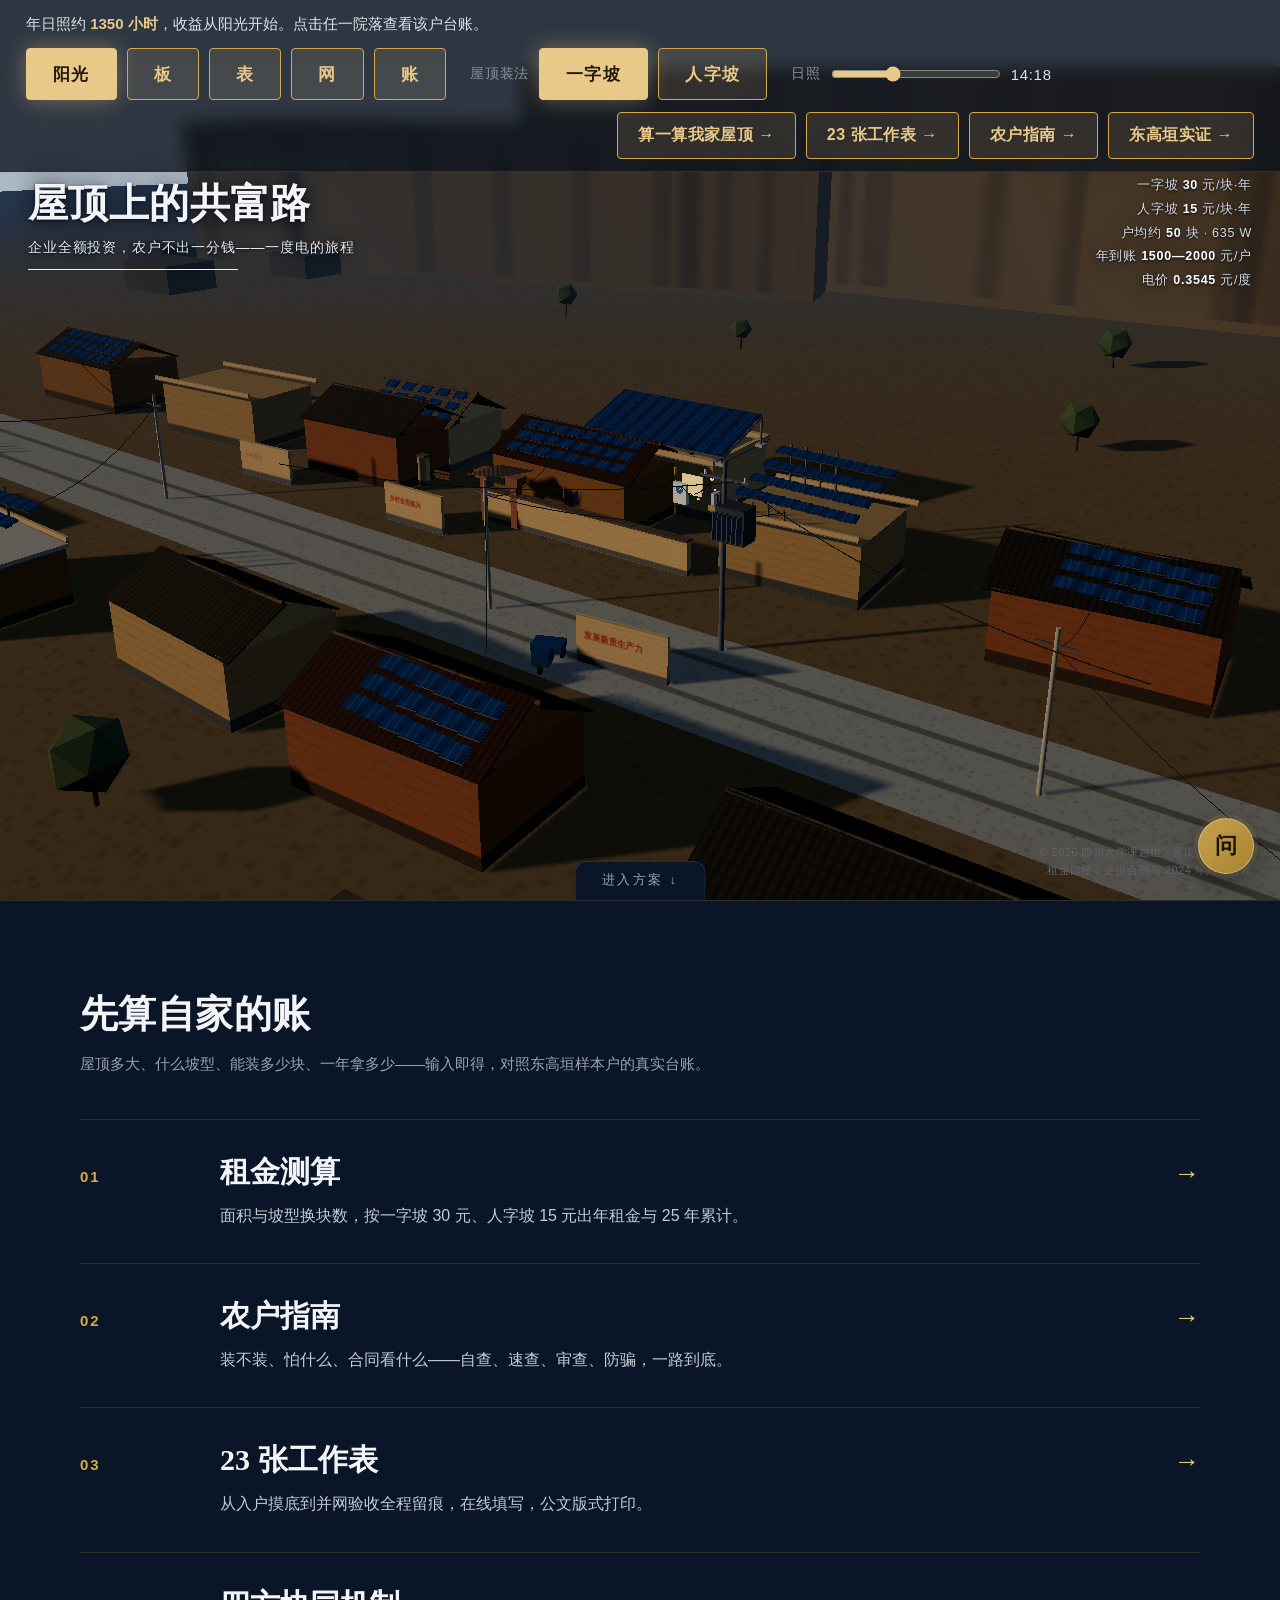
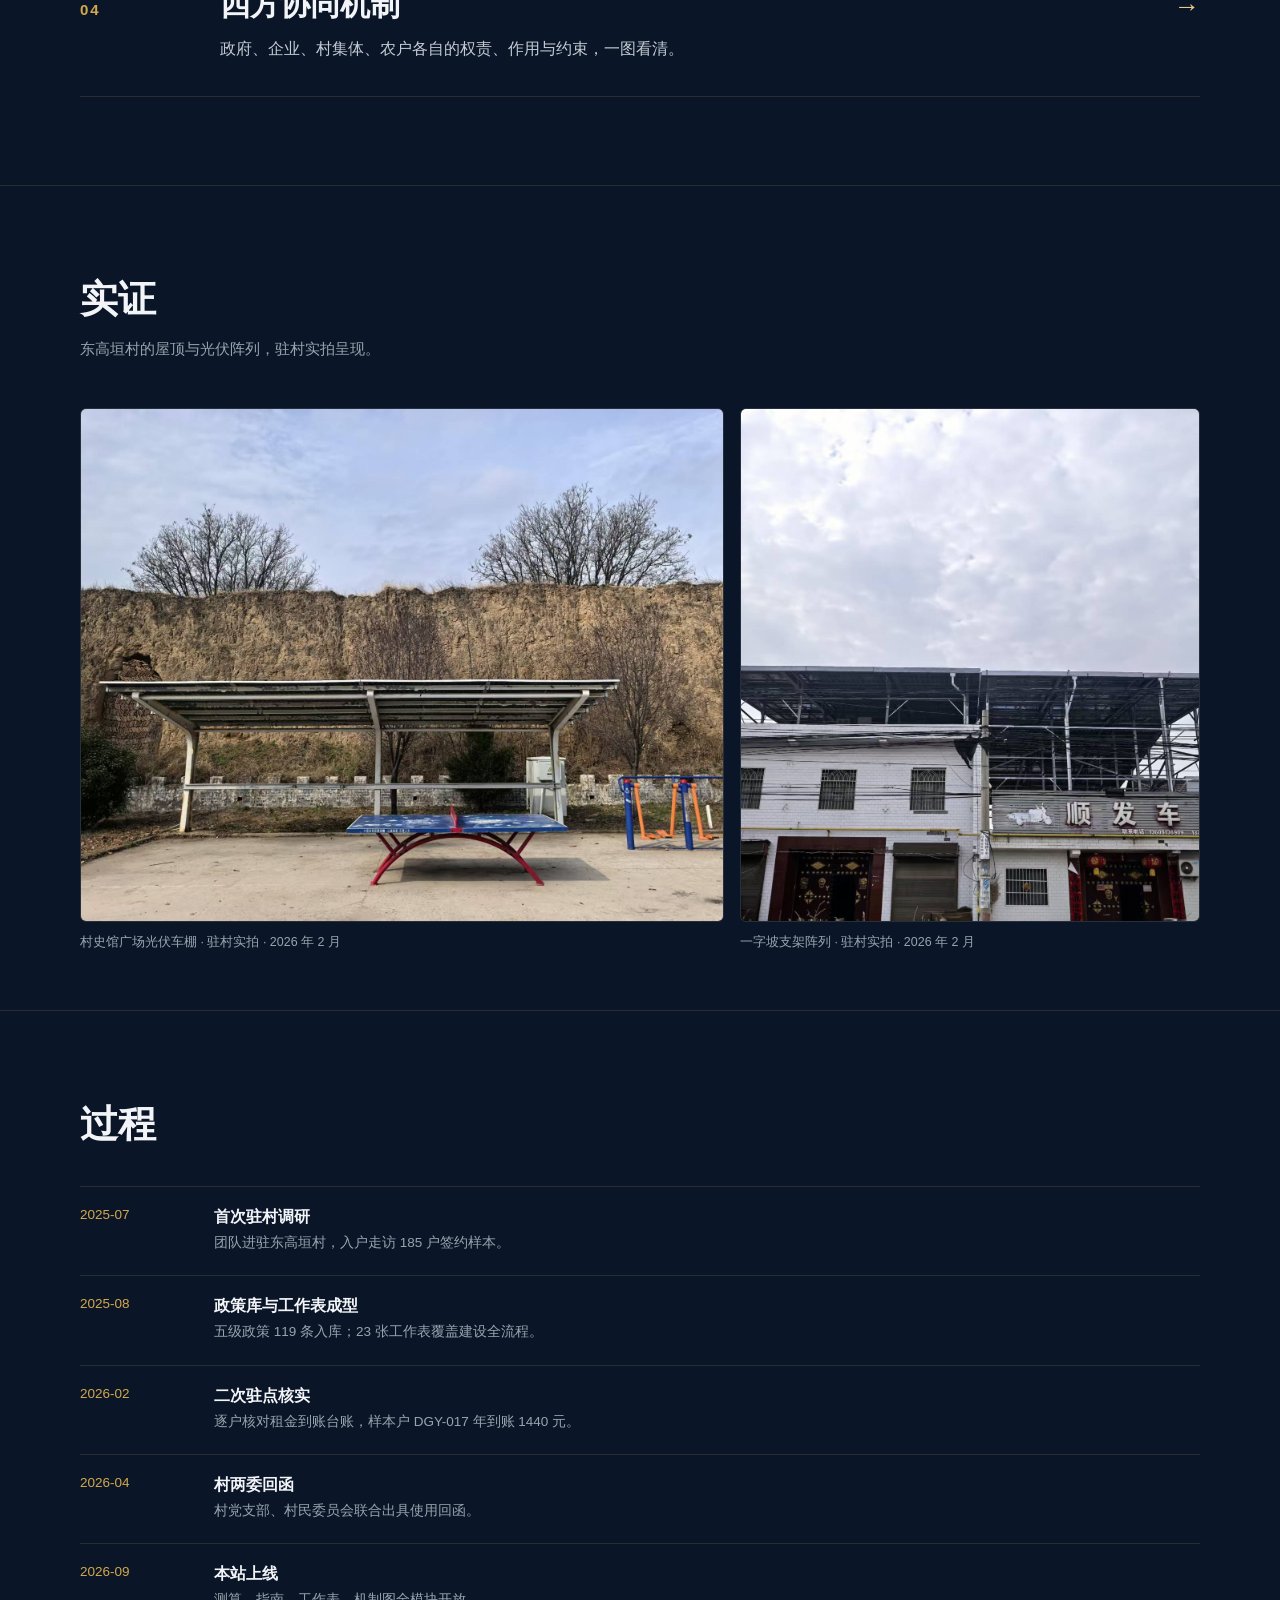
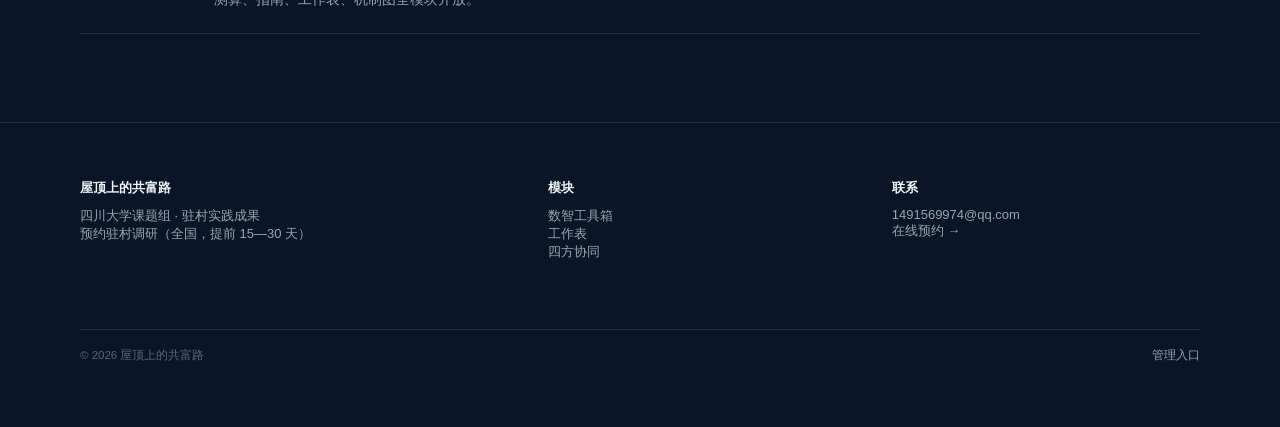
<file: index.html>
<!DOCTYPE html>
<html lang="zh-CN">
<head>
<meta charset="UTF-8">
<meta name="viewport" content="width=device-width, initial-scale=1.0">
<title>屋顶上的共富路 —— 整村光伏建设方案</title>
<meta name="description" content="整村光伏建设方案：源自陕西大荔东高垣村实践——企业全额投资，农户不出资、不贷款、不担保，租金按块计、年年到卡。">
<link rel="icon" href="assets/img/logo.png">
<style>
:root{
  --bg:#0A1628; --bg2:#0D1B30; --fg:#f2f4f7; --kick:#8a93a3; --sub:#9aa3ad;
  --panel-bg:rgba(14,20,30,.78); --panel-bd:#26303d; --panel-fg:#dfe3e8;
  --btn-bg:#f2f4f7; --btn-fg:#0A1628; --cc:#5d6570; --gold:#e8c98a; --gold-deep:#D4A84B;
  --line:rgba(212,168,75,.16);
  --serif:"Noto Serif SC","Source Han Serif SC",Georgia,"STSong",serif;
  --sans:"Helvetica Neue",Arial,"PingFang SC","Microsoft YaHei",system-ui,sans-serif;
}
*{margin:0;padding:0;box-sizing:border-box}
body{margin:0;background:var(--bg);color:var(--fg);font-family:var(--sans);-webkit-font-smoothing:antialiased}
img{display:block;max-width:100%}
a{color:var(--gold)}

/* ---------- 舞台区（100vh） ---------- */
.stage{position:relative;height:100vh;min-height:620px;overflow:hidden}
#gl{position:absolute;inset:0;width:100%;height:100%;cursor:grab}
#gl:active{cursor:grabbing}
#wires{position:absolute;inset:0;width:100%;height:100%;pointer-events:none;z-index:2}
#title{position:absolute;left:28px;top:156px;color:var(--fg);pointer-events:none;z-index:5;
  text-shadow:0 1px 3px rgba(6,12,22,.95),0 2px 20px rgba(6,12,22,.85)}
#title .kicker{font-size:12px;letter-spacing:.28em;color:#C9D2DC;text-transform:uppercase}
#title h1{margin:6px 0 8px;font-family:var(--serif);font-weight:600;font-size:clamp(28px,3.4vw,40px);letter-spacing:.01em}
#title .sub{font-size:14px;color:#E4E9EF;letter-spacing:.06em}
#title .rule{width:210px;border-top:1px solid var(--fg);margin-top:12px}
#spec{position:absolute;right:28px;top:156px;text-align:right;color:var(--fg);pointer-events:none;z-index:5;
  text-shadow:0 1px 3px rgba(6,12,22,.95),0 2px 20px rgba(6,12,22,.85)}
#spec .brand{font-size:11px;letter-spacing:.24em;text-transform:uppercase;color:#C9D2DC}
#spec .lines{margin-top:6px;font-size:12.5px;line-height:1.9;color:#D8DEE6;letter-spacing:.06em}
#spec .lines b{color:#fff;font-weight:600}
#ui{position:absolute;top:0;left:0;right:0;bottom:auto;width:100%;max-width:none;color:var(--panel-fg);font-size:15px;z-index:6;
  background:var(--panel-bg);border:0;border-bottom:1px solid var(--panel-bd);border-radius:0;padding:12px 26px;
  backdrop-filter:blur(8px);display:flex;align-items:center;flex-wrap:wrap;gap:12px 24px}
#ui .note{flex:1 1 100%;font-size:15px;line-height:1.6;color:var(--panel-fg)}
#ui .note b{color:var(--gold);font-weight:600}
#ui .shots{margin-top:0;display:flex;flex-wrap:wrap;gap:10px}
#ui button{min-height:52px;margin:0;cursor:pointer;background:rgba(232,201,138,.12);color:var(--gold);border:1.5px solid var(--gold-deep);padding:0 26px;font-size:17px;font-weight:600;letter-spacing:.08em;border-radius:4px;font-family:inherit;transition:background .2s,color .2s,border-color .2s}
#ui button:hover{background:rgba(232,201,138,.24);box-shadow:0 0 18px rgba(232,201,138,.28)}
#ui button.cur{background:var(--gold);color:#23180a;border-color:var(--gold);font-weight:700;box-shadow:0 0 22px rgba(232,201,138,.4)}
#ui button.cur{background:var(--gold);color:#23180a}
#ui label{display:flex;align-items:center;gap:10px;margin-top:0;color:#8A93A3;font-size:14px;letter-spacing:.05em}
#ui input[type=range]{width:170px;accent-color:var(--gold);vertical-align:middle}
#ui .tl{display:inline-block;min-width:50px;color:var(--panel-fg);font-size:15px}
#ui .links{margin-top:0;margin-left:auto;padding-top:0;border-top:0;display:flex;align-items:center;flex-wrap:wrap;gap:10px}
#ui .links a{color:var(--gold);text-decoration:none;letter-spacing:.03em;border:1.5px solid var(--gold-deep);
  background:rgba(232,201,138,.12);border-radius:4px;padding:12px 20px;font-size:16px;font-weight:600;transition:background .2s,box-shadow .2s}
#ui .links a:hover{background:rgba(232,201,138,.24);box-shadow:0 0 18px rgba(232,201,138,.28);color:var(--gold)}
#cc{position:absolute;right:28px;bottom:20px;color:var(--cc);font-size:11px;letter-spacing:.04em;text-align:right;pointer-events:none;line-height:1.7;z-index:5}
#loading{position:absolute;left:50%;top:46%;transform:translate(-50%,-50%);color:var(--kick);font-size:13px;letter-spacing:.2em;z-index:9}
#hint{position:absolute;left:50%;bottom:26px;transform:translateX(-50%);z-index:7;color:var(--sub);
  font-size:12.5px;letter-spacing:.08em;background:var(--panel-bg);border:1px solid var(--panel-bd);
  padding:9px 20px;border-radius:99px;transition:opacity 1.2s;pointer-events:none}
#hint.off{opacity:0}
.scrollcue{position:absolute;left:50%;bottom:-1px;transform:translateX(-50%);z-index:8;color:var(--sub);
  font-size:12.5px;letter-spacing:.2em;text-decoration:none;background:var(--bg);border:1px solid var(--panel-bd);
  border-bottom:0;padding:10px 26px 12px;border-radius:12px 12px 0 0}
.scrollcue:hover{color:var(--gold)}
.mgc-fab,.pvc-fab{left:auto !important;right:26px !important;bottom:26px !important}
@media(max-width:760px){
  #title h1{font-size:24px}
  #spec{display:none}
  #ui{padding:10px 14px;gap:8px 12px;max-height:52vh;overflow:auto}
  #title{top:auto;bottom:120px}
  .scrollcue{display:none}
}

/* ---------- 舞台下内容区 ---------- */
main{position:relative;z-index:3;background:var(--bg)}
.sec{border-top:1px solid var(--line);padding:88px 0}
.wrap{width:min(1120px,90vw);margin:0 auto}
.sec h2{font-family:var(--serif);font-weight:700;font-size:clamp(26px,3vw,38px);letter-spacing:.01em}
.sec .sub{color:var(--sub);font-size:15px;margin-top:10px;max-width:44em;line-height:1.9}

.gates{margin-top:40px;border-top:1px solid var(--line)}
.gate{display:grid;grid-template-columns:110px 1fr auto;gap:10px 30px;align-items:baseline;padding:32px 0;border-bottom:1px solid var(--line);text-decoration:none;color:var(--fg)}
.gate:hover{background:rgba(212,168,75,.05)}
.gate .no{font-size:15px;color:var(--gold-deep);letter-spacing:.12em;font-weight:700}
.gate .t{font-size:clamp(24px,2.6vw,30px);font-weight:700;font-family:var(--serif)}
.gate .d{font-size:16px;color:#C3CAD2;margin-top:8px;line-height:1.9}
.gate .arr{font-size:26px;color:var(--gold)}
@media(max-width:700px){.gate{grid-template-columns:1fr auto}.gate .no{display:none}}

.proof-grid{margin-top:44px;display:grid;grid-template-columns:1.4fr 1fr;gap:16px}
.proof-grid figure{margin:0}
.proof-grid img{width:100%;height:100%;object-fit:cover;border-radius:6px;border:1px solid var(--panel-bd)}
.proof-grid figcaption{margin-top:10px;font-size:12.5px;color:var(--sub);line-height:1.7}
.letters{margin-top:16px;display:grid;grid-template-columns:1fr 1fr;gap:16px}
.letters figure{margin:0;background:#101B2C;border:1px solid var(--panel-bd);border-radius:6px;padding:18px}
.letters img{border-radius:4px}
.letters figcaption{margin-top:12px;font-size:12.5px;color:var(--sub)}
@media(max-width:700px){.proof-grid,.letters{grid-template-columns:1fr}}

.steps{margin-top:36px;border-top:1px solid var(--line)}
.step{display:grid;grid-template-columns:110px 1fr;gap:24px;padding:20px 0;border-bottom:1px solid var(--line)}
.step .d{font-size:13.5px;color:var(--gold-deep)}
.step h4{font-size:16px;font-weight:700}
.step p{margin-top:3px;font-size:13.5px;color:var(--sub);line-height:1.8}

footer{border-top:1px solid var(--line);padding:56px 0 64px;font-size:13px;color:var(--sub)}
footer .wrap{display:grid;grid-template-columns:1.4fr 1fr 1fr;gap:36px}
footer h5{font-size:13px;color:var(--fg);font-weight:700;margin-bottom:10px}
footer a{color:var(--sub);text-decoration:none}
footer a:hover{color:var(--gold)}
footer .base{margin-top:32px;padding-top:18px;border-top:1px solid var(--line);font-size:11.5px;color:var(--cc);display:flex;justify-content:space-between;flex-wrap:wrap;gap:8px}
@media(max-width:700px){footer .wrap{grid-template-columns:1fr}}
</style>
</head>
<body>

<!-- ===================== 舞台：全屏 3D 村落实景 ===================== -->
<section class="stage" id="stage">
  <canvas id="gl"></canvas>
  <svg id="wires"></svg>

  <div id="title">
    <div class="kicker">Whole-Village PV · Donggaoyuan</div>
    <h1>屋顶上的共富路</h1>
    <div class="sub">企业全额投资，农户不出一分钱——一度电的旅程</div>
    <div class="rule"></div>
  </div>

  <div id="spec">
    <div class="brand">Rooftop Lease · 25-Year</div>
    <div class="lines">
      一字坡 <b>30</b> 元/块·年<br>
      人字坡 <b>15</b> 元/块·年<br>
      户均约 <b>50</b> 块 · 635 W<br>
      年到账 <b>1500—2000</b> 元/户<br>
      电价 <b>0.3545</b> 元/度
    </div>
  </div>

  <div id="ui">
    <div class="note" id="note">年日照约 <b>1350 小时</b>，收益从阳光开始。点击任一院落查看该户台账。</div>
    <div class="shots" id="shots"></div>
    <label>屋顶装法
      <button data-t="flat" class="cur" id="rf1">一字坡</button><button data-t="gable" id="rf2">人字坡</button>
    </label>
    <label>日照 <input type="range" id="timeSlider" min="0" max="100" value="35"> <span class="tl" id="timeLabel">14:18</span></label>
    <div class="links">
      <a href="tools.html">算一算我家屋顶 →</a><a href="forms.html">23 张工作表 →</a><a href="farmer.html">农户指南 →</a><a href="cases.html">东高垣实证 →</a>
    </div>
  </div>

  <div id="cc">© 2026 四川大学课题组 · 屋顶上的共富路<br>租金口径：企业合同与 2024 年到账台账</div>
  <div id="loading">载入村落实景…</div>
  <div id="hint">拖动旋转 · 滚轮缩放 · 指向屋顶与设备查看注记 · 点击院落看该户台账</div>
  <a class="scrollcue" href="#gates">进入方案 ↓</a>
</section>

<!-- ===================== 舞台下：内容区 ===================== -->
<main>
  <section class="sec" id="gates"><div class="wrap">
    <h2>先算自家的账</h2>
    <p class="sub">屋顶多大、什么坡型、能装多少块、一年拿多少——输入即得，对照东高垣样本户的真实台账。</p>
    <div class="gates">
      <a class="gate" href="tools.html"><span class="no">01</span><span><span class="t">租金测算</span><div class="d">面积与坡型换块数，按一字坡 30 元、人字坡 15 元出年租金与 25 年累计。</div></span><span class="arr">→</span></a>
      <a class="gate" href="farmer.html"><span class="no">02</span><span><span class="t">农户指南</span><div class="d">装不装、怕什么、合同看什么——自查、速查、审查、防骗，一路到底。</div></span><span class="arr">→</span></a>
      <a class="gate" href="forms.html"><span class="no">03</span><span><span class="t">23 张工作表</span><div class="d">从入户摸底到并网验收全程留痕，在线填写，公文版式打印。</div></span><span class="arr">→</span></a>
      <a class="gate" href="model.html"><span class="no">04</span><span><span class="t">四方协同机制</span><div class="d">政府、企业、村集体、农户各自的权责、作用与约束，一图看清。</div></span><span class="arr">→</span></a>
    </div>
  </div></section>

  <section class="sec"><div class="wrap">
    <h2>实证</h2>
    <p class="sub">东高垣村的屋顶与光伏阵列，驻村实拍呈现。</p>
    <div class="proof-grid">
      <figure><img src="assets/img/case-4.jpg" alt="村史馆广场光伏车棚"><figcaption>村史馆广场光伏车棚 · 驻村实拍 · 2026 年 2 月</figcaption></figure>
      <figure><img src="assets/img/case-1.jpg" alt="一字坡支架阵列"><figcaption>一字坡支架阵列 · 驻村实拍 · 2026 年 2 月</figcaption></figure>
    </div>
  </div></section>

  <section class="sec"><div class="wrap">
    <h2>过程</h2>
    <div class="steps">
      <div class="step"><div class="d">2025-07</div><div><h4>首次驻村调研</h4><p>团队进驻东高垣村，入户走访 185 户签约样本。</p></div></div>
      <div class="step"><div class="d">2025-08</div><div><h4>政策库与工作表成型</h4><p>五级政策 119 条入库；23 张工作表覆盖建设全流程。</p></div></div>
      <div class="step"><div class="d">2026-02</div><div><h4>二次驻点核实</h4><p>逐户核对租金到账台账，样本户 DGY-017 年到账 1440 元。</p></div></div>
      <div class="step"><div class="d">2026-04</div><div><h4>村两委回函</h4><p>村党支部、村民委员会联合出具使用回函。</p></div></div>
      <div class="step"><div class="d">2026-09</div><div><h4>本站上线</h4><p>测算、指南、工作表、机制图全模块开放。</p></div></div>
    </div>
  </div></section>
</main>

<footer><div class="wrap">
  <div>
    <h5>屋顶上的共富路</h5>
    <p>四川大学课题组 · 驻村实践成果<br>预约驻村调研（全国，提前 15—30 天）</p>
  </div>
  <div>
    <h5>模块</h5>
    <p><a href="tools.html">数智工具箱</a><br><a href="forms.html">工作表</a><br><a href="model.html">四方协同</a></p>
  </div>
  <div>
    <h5>联系</h5>
    <p>1491569974@qq.com<br><a href="booking.html">在线预约 →</a></p>
  </div>
  <div class="base" style="grid-column:1/-1;width:100%"><span>© 2026 屋顶上的共富路</span><span><a href="account.html">管理入口</a></span></div>
</div></footer>

<script src="assets/js/config.js?v=20261021e"></script>
<script src="assets/js/faq.js?v=20261021e"></script>
<script src="assets/js/api.js?v=20261021e"></script>
<script src="assets/js/chat.js?v=20261021e"></script>
<script type="module">
import { createVillage } from "./assets/js/scene3d.js?v=20261021e";

const SHOTS = [
  { label: "阳光", txt: "渭北旱塬，年日照约 <b>1350 小时</b>。收益从这里开始。", pos: [40, 26, 56], look: [0, 4, 0] },
  { label: "板", txt: "一字坡支架立上平屋顶，人字坡顺瓦面满铺；单块 <b>635 W</b>。", pos: [-6, 6.4, 10], look: [0, 5, -0.4] },
  { label: "表", txt: "每一度电经双向电表计量，户均年发电约 <b>4.3 万度</b>。", pos: [6.4, 2.2, 3.4], look: [2.6, 1.7, -0.72] },
  { label: "网", txt: "电流进台区变压器并入电网——先批容量，后签屋顶。", pos: [8, 6.4, 20], look: [14.4, 7.2, 13] },
  { label: "账", txt: "按块付租：一字坡 <b>30</b>、人字坡 <b>15</b> 元/块·年；25 年租期，到期复原。", pos: [-16, 8, 16], look: [0, 3.5, 2] },
];
const PART_TXT = {
  panels: "一字坡支架 · <b>30 元/块/年</b> · 户均约 <b>50 块</b> 635 W",
  panels2: "人字坡 · 顺瓦面满铺 · <b>15 元/块/年</b>",
  inverter: "组串式逆变器 · 把直流变成可上网的交流",
  meter: "双向电表 · 全额上网 <b>0.3545 元/度</b>",
  transformer: "台区变压器 · 容量决定一个村能装多少",
  carport: "光伏车棚 · 停车发电两不误",
};
const noteEl = document.getElementById("note");
const village = createVillage(document.getElementById("gl"), {
  wires: document.getElementById("wires"),
  cardEl: document.getElementById("ui"),
  onHover(key) { noteEl.innerHTML = (key && PART_TXT[key]) ? PART_TXT[key] : SHOTS[cur].txt; },
  onHousehold(html) { noteEl.innerHTML = html; },
  onFrame() {}
});
const camera = village.camera, controls = village.controls;
camera.position.set(...SHOTS[0].pos); controls.target.set(...SHOTS[0].look);
village.setTime(0.35);
document.getElementById("loading").style.display = "none";

const shotsEl = document.getElementById("shots");
let cur = 0;
SHOTS.forEach((s, i) => {
  const b = document.createElement("button");
  b.textContent = s.label;
  b.addEventListener("click", () => gotoShot(i));
  shotsEl.appendChild(b);
});
const tgt = { pos: SHOTS[0].pos.slice(), look: SHOTS[0].look.slice() };
function gotoShot(i) {
  cur = i;
  tgt.pos = SHOTS[i].pos.slice(); tgt.look = SHOTS[i].look.slice();
  Array.from(shotsEl.children).forEach((b, j) => b.classList.toggle("cur", j === cur));
  noteEl.innerHTML = SHOTS[i].txt;
}
Array.from(shotsEl.children)[0].classList.add("cur");

let userHoldUntil = 0;
controls.addEventListener("start", () => { userHoldUntil = Infinity; });
controls.addEventListener("end", () => { userHoldUntil = performance.now() + 2500; });
(function drive() {
  requestAnimationFrame(drive);
  if (performance.now() > userHoldUntil) {
    [0, 1, 2].forEach(k => {
      camera.position.setComponent(k, camera.position.getComponent(k) + (tgt.pos[k] - camera.position.getComponent(k)) * 0.07);
      controls.target.setComponent(k, controls.target.getComponent(k) + (tgt.look[k] - controls.target.getComponent(k)) * 0.07);
    });
  }
})();

document.getElementById("rf1").addEventListener("click", e => setRoof(e.target));
document.getElementById("rf2").addEventListener("click", e => setRoof(e.target));
function setRoof(btn) {
  [document.getElementById("rf1"), document.getElementById("rf2")].forEach(b => b.classList.toggle("cur", b === btn));
  village.setRoofType(btn.dataset.t);
}
document.getElementById("timeSlider").addEventListener("input", function () {
  village.setTime(this.value / 100);
  const mins = Math.round(12 * 60 + (this.value / 100) * 6.5 * 60);
  document.getElementById("timeLabel").textContent =
    String(Math.floor(mins / 60)).padStart(2, "0") + ":" + String(mins % 60).padStart(2, "0");
});

const stage = document.getElementById("stage");
let idleTimer;
function poke() {
  stage.classList.remove("idle");
  clearTimeout(idleTimer);
  idleTimer = setTimeout(() => stage.classList.add("idle"), 4000);
    if (document.body.classList.contains("pinui")) stage.classList.remove("idle");
}
["mousemove", "pointerdown", "wheel", "keydown"].forEach(ev => addEventListener(ev, poke, { passive: true }));
poke();
setTimeout(() => document.getElementById("hint").classList.add("off"), 9000);
addEventListener("pointerdown", () => document.getElementById("hint").classList.add("off"), { once: true });

</script>
</body>
</html>
</file>
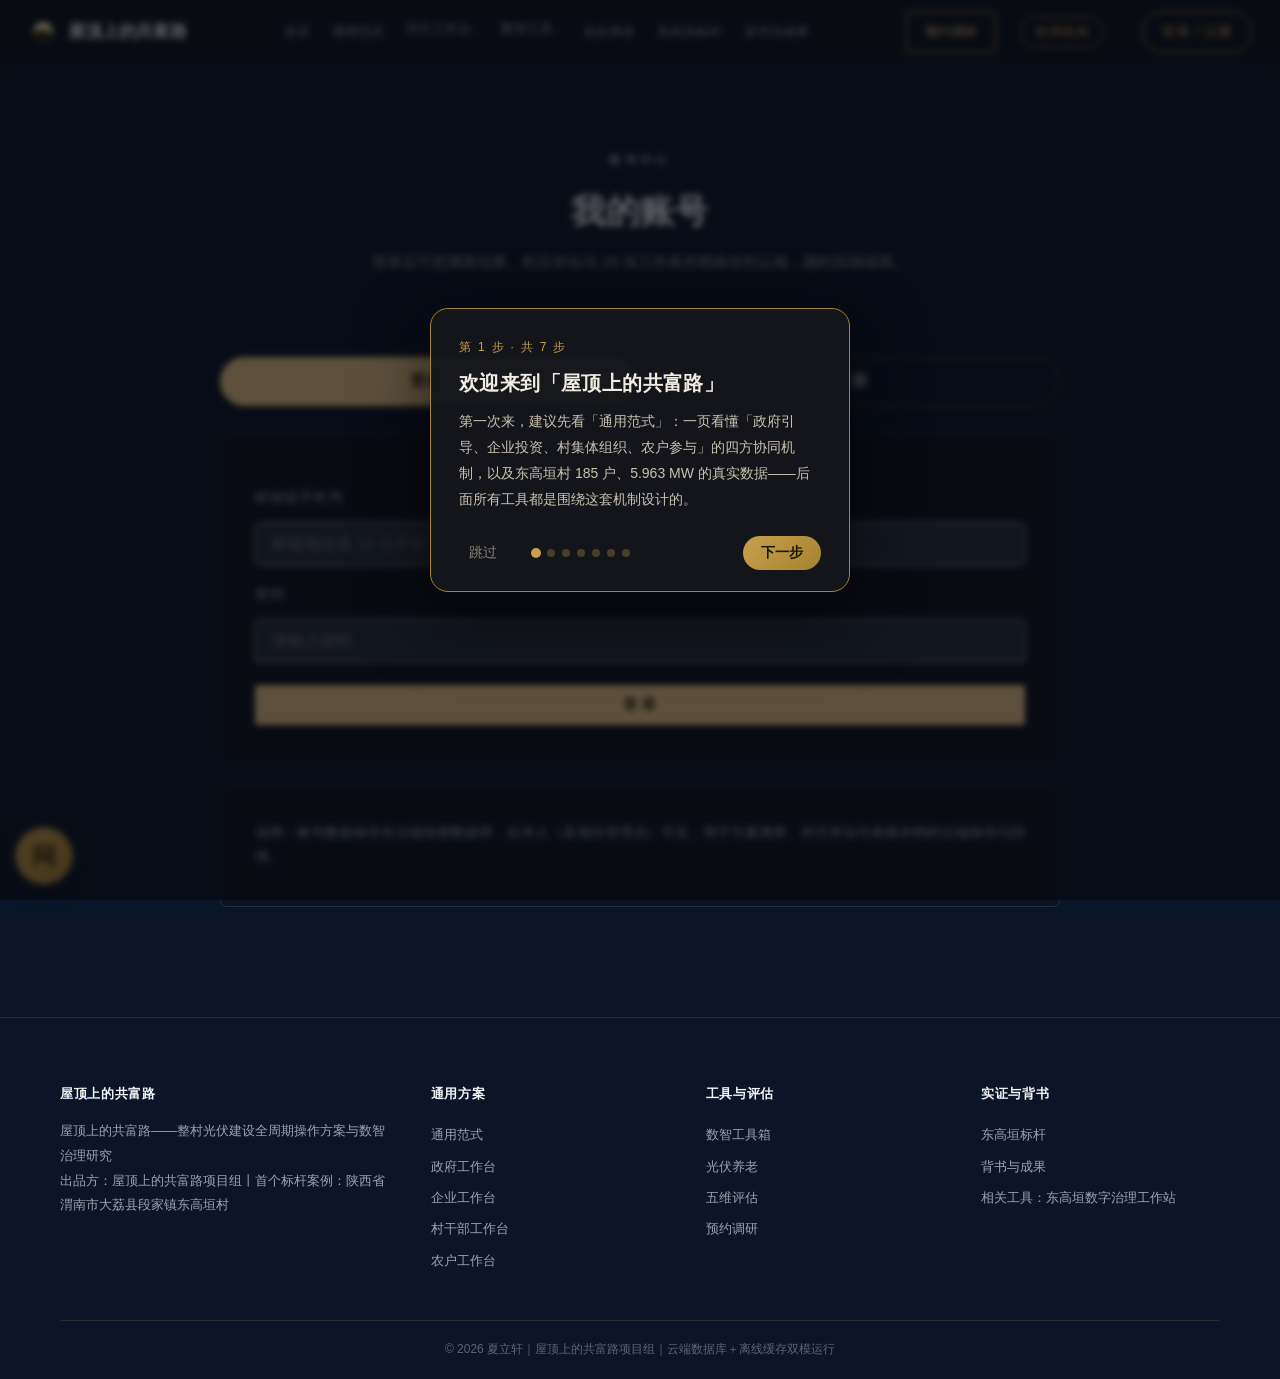
<file: account.html>
<!DOCTYPE html>
<html lang="zh-CN">
<head>
<meta charset="UTF-8">
<meta name="viewport" content="width=device-width, initial-scale=1">
<title>我的账号 —— 屋顶上的共富路</title>
<meta name="description" content="账号中心：登录后可云端保存测算结果、村庄评估与工作表存档。">
<link rel="icon" href="assets/img/logo.png">
<link rel="stylesheet" href="assets/css/main.css">
<style>
.ac-head{text-align:center; padding:150px 0 56px}
.ac-box{max-width:920px; margin:0 auto}
.ac-tabs{display:flex; gap:10px; margin-bottom:26px}
.ac-tabs button{flex:1; padding:13px 10px; border-radius:var(--r-tag); border:1px solid rgba(212,168,75,.4); background:transparent; color:var(--paper); font-size:16px; letter-spacing:.08em; transition:all .25s}
.ac-tabs button.on{background:var(--gold-soft); color:#23180A; font-weight:700; border-color:transparent}
.ac-panel{padding:36px 34px}
.ac-panel label{display:block; margin-top:16px; font-size:14px; color:var(--sub)}
.ac-panel input[type=text],.ac-panel input[type=email],.ac-panel input[type=password]{width:100%; margin-top:6px; background:var(--panel-bd); border:1px solid var(--mist); border-radius:var(--r-input); color:var(--paper); padding:12px 16px; font-size:16px; font-family:inherit; outline:none}
.ac-panel input:focus{border-color:var(--gold)}
.ac-panel textarea{width:100%; margin-top:6px; background:var(--panel-bd); border:1px solid var(--mist); border-radius:var(--r-input); color:var(--paper); padding:12px 16px; font-size:16px; font-family:inherit; outline:none; resize:vertical}
.ac-panel textarea:focus{border-color:var(--gold)}
.ac-err{display:none; margin-top:14px; padding:11px 16px; border-radius:10px; background:rgba(200,75,63,.14); border:1px solid rgba(200,75,63,.5); color:#e8a49c; font-size:14.5px}
.role-opts{display:grid; grid-template-columns:1fr 1fr; gap:14px; margin-top:10px}
@media(max-width:680px){.role-opts{grid-template-columns:1fr}}
.role-opt{display:block; cursor:pointer; border:1px solid var(--mist); border-radius:var(--r-card); padding:16px 18px; transition:all .25s}
.role-opt input{position:absolute; opacity:0; pointer-events:none}
.role-opt b{display:block; font-size:16px; color:var(--paper)}
.role-opt span{display:block; font-size:13px; color:#9fb0c0; margin-top:5px; line-height:1.65}
.role-opt.sel{border-color:var(--gold); background:rgba(212,168,75,.1); box-shadow:0 0 0 1px var(--gold) inset}
.agree{display:flex; gap:10px; align-items:flex-start; margin-top:18px; font-size:13.5px; color:#9fb0c0}
.agree input{margin-top:5px; accent-color:var(--gold)}
.avatar{width:74px; height:74px; border-radius:50%; display:flex; align-items:center; justify-content:center; font-family:var(--serif); font-size:32px; font-weight:900; color:var(--fg); background:var(--gold-soft); flex:none}
.badge{display:inline-block; padding:4px 14px; border-radius:var(--r-tag); font-size:13px; letter-spacing:.06em}
.badge-admin{background:var(--gold-soft); color:#23180A; font-weight:700}
.badge-user{background:rgba(240,242,245,.12); color:#cfd8e0; border:1px solid rgba(240,242,245,.25)}
.arch-row{display:flex; align-items:center; gap:14px; padding:14px 4px; border-bottom:1px solid rgba(240,242,245,.08); flex-wrap:wrap}
.arch-row:last-child{border-bottom:none}
.arch-row .no{font-family:var(--mono); color:var(--gold2); font-size:14px; background:rgba(212,168,75,.12); border:1px solid rgba(212,168,75,.35); border-radius:8px; padding:2px 10px}
.arch-row .tt{flex:1; min-width:200px; font-size:15.5px}
.arch-row .tm{font-size:13px; color:var(--sub)}
.toast{position:fixed; top:86px; left:50%; transform:translateX(-50%); z-index:1000; max-width:min(560px,90vw); padding:12px 24px; border-radius:12px; font-size:15px; display:none; backdrop-filter:blur(8px); box-shadow:0 10px 34px rgba(0,0,0,.4)}
.toast.ok{display:block; background:rgba(22,101,52,.92); color:#d1fae5; border:1px solid rgba(110,231,183,.5)}
.toast.err{display:block; background:rgba(90,32,27,.94); color:#f3c2bb; border:1px solid rgba(200,75,63,.6)}
.ac-note{font-size:13.5px; color:#9fb0c0; line-height:1.8}
.mini-btn{padding:7px 16px; font-size:13.5px; border-radius:var(--r-tag)}
</style>
</head>
<body>

<section class="ac-head grain">
  <div class="wrap">
    <div class="kicker rv">账号中心</div>
    <h1 class="rv">我的账号</h1>
    <p class="lead rv" style="margin:14px auto 0">登录后可把测算结果、村庄评估与 23 张工作表存档保存到云端，随时回填续填。</p>
  </div>
</section>

<section class="section grain" style="padding-top:26px">
  <div class="wrap ac-box">
    <div class="toast" id="toast"></div>

    <!-- 加载态 -->
    <div id="viewLoading" class="glass ac-panel rv" style="text-align:center; color:#9fb0c0">正在读取登录状态……</div>

    <!-- 未登录视图 -->
    <div id="viewGuest" style="display:none">
      <div class="ac-tabs rv">
        <button id="tabLogin" class="on" type="button">登录</button>
        <button id="tabReg" type="button">注册</button>
      </div>

      <div class="glass ac-panel rv" id="panelLogin">
        <label>邮箱或手机号</label><input type="text" id="liEmail" placeholder="邮箱地址或 11 位手机号" autocomplete="username">
        <label>密码</label><input type="password" id="liPwd" placeholder="请输入密码" autocomplete="current-password">
        <div class="ac-err" id="liErr"></div>
        <button class="btn btn-gold" id="btnLogin" style="margin-top:22px; width:100%">登 录</button>
      </div>

      <div class="glass ac-panel rv" id="panelReg" style="display:none">
        <label>显示名</label><input type="text" id="rgName" placeholder="如：东高垣村两委 · 王建国">
        <label>邮箱或手机号</label><input type="text" id="rgEmail" placeholder="邮箱地址或 11 位手机号" autocomplete="username">
        <label>密码（至少 8 位）</label><input type="password" id="rgPwd" placeholder="至少 8 位" autocomplete="new-password" minlength="8">
        <label>再次输入密码</label><input type="password" id="rgPwd2" placeholder="与上方密码保持一致" autocomplete="new-password">
        <p class="ac-note" style="margin:16px 0 0">支持手机号或邮箱注册。注册即为普通用户，可云端保存测算、评估与表格存档。如需管理员权限，注册登录后可在本页提交申请，由项目组审核开通。</p>
        <label class="agree"><input type="checkbox" id="rgAgree"><span>我已知晓：注册信息仅用于本项目服务，不会用于其他用途。</span></label>
        <div class="ac-err" id="rgErr"></div>
        <button class="btn btn-gold" id="btnReg" style="margin-top:22px; width:100%">注册并登录</button>
      </div>

      <div class="glass ac-panel rv" style="margin-top:22px">
        <p class="ac-note" style="margin:0">说明：账号数据保存在云端加密数据库，仅本人（及项目管理员）可见，用于方案测算、村庄评估与表格存档的云端保存与回填。</p>
      </div>
    </div>

    <!-- 已登录视图 -->
    <div id="viewUser" style="display:none">
      <div class="glass ac-panel rv" style="display:flex; gap:22px; align-items:center; flex-wrap:wrap">
        <div class="avatar" id="uAvatar">—</div>
        <div style="flex:1; min-width:220px">
          <div style="font-size:22px; font-family:var(--serif); font-weight:700" id="uName">—</div>
          <div style="font-size:14.5px; color:#9fb0c0; margin-top:2px" id="uEmail">—</div>
          <div style="margin-top:8px; display:flex; gap:10px; align-items:center; flex-wrap:wrap">
            <span class="badge badge-user" id="uRole">普通用户</span>
            <span style="font-size:13px; color:var(--sub)" id="uSince"></span>
          </div>
        </div>
        <button class="btn btn-line mini-btn" id="btnOut">退出登录</button>
      </div>

      <div class="glass ac-panel rv" id="adminCard" style="display:none; margin-top:22px; border-color:var(--gold)">
        <h3 style="color:var(--gold2); margin-bottom:6px">项目管理员</h3>
        <p class="ac-note" style="margin:0 0 14px">可查看预约登记、村庄评估提交与表格存档，并维护政策库与项目库数据。</p>
        <a class="btn btn-gold mini-btn" href="admin.html">进入管理台 →</a>
      </div>

      <div class="glass ac-panel rv" id="applyCard" style="display:none; margin-top:22px">
        <h3 style="color:var(--gold2); margin-bottom:6px">申请管理员权限</h3>
        <p class="ac-note" style="margin:0 0 14px">管理员可进入管理台查看预约登记、评估提交与表格存档，并维护政策库与项目库数据。请说明您的身份与申请理由，项目组审核通过后自动开通。</p>
        <textarea id="apReason" rows="4" placeholder="如：东高垣村两委成员，负责光伏项目台账管理……"></textarea>
        <div style="margin-top:14px"><button class="btn btn-gold mini-btn" id="btnApply" type="button">提交申请</button></div>
        <p class="ac-note" id="apStatus" style="margin:12px 0 0"></p>
      </div>

      <div class="glass ac-panel rv" style="margin-top:22px">
        <h3 style="color:var(--gold2); margin-bottom:4px">我的存档</h3>
        <p class="ac-note" style="margin:0 0 8px">您在「23 张工作表」中暂存的全部表格，可随时回填续填或删除。</p>
        <div id="archList"><p class="ac-note">读取中……</p></div>
      </div>

      <div class="glass ac-panel rv" style="margin-top:22px">
        <p class="ac-note" style="margin:0">说明：账号数据保存在云端加密数据库，仅本人（及项目管理员）可见，仅用于项目服务。</p>
      </div>
    </div>
  </div>
</section>

<script src="assets/js/config.js"></script>
<script src="assets/js/api.js"></script>
<script src="assets/js/auth.js"></script>
<script src="assets/js/data.js"></script>
<script src="assets/js/effects.js"></script>
<script src="assets/js/main.js"></script>
<script>
(function () {
  "use strict";
  function $(id) { return document.getElementById(id); }
  var esc = window.mgEsc;
  function fmtTime(iso) {
    if (!iso) return "";
    var d = new Date(iso);
    if (isNaN(d)) return "";
    function p(n) { return ("0" + n).slice(-2); }
    return d.getFullYear() + "-" + p(d.getMonth() + 1) + "-" + p(d.getDate()) + " " + p(d.getHours()) + ":" + p(d.getMinutes());
  }
  var toastTimer = null;
  function toast(msg, ok) {
    var t = $("toast");
    t.textContent = msg;
    t.className = "toast " + (ok ? "ok" : "err");
    clearTimeout(toastTimer);
    toastTimer = setTimeout(function () { t.className = "toast"; }, 3600);
  }
  function showErr(el, msg) { el.textContent = msg; el.style.display = msg ? "block" : "none"; }

  /* ---------- 视图切换 ---------- */
  function show(id) {
    ["viewLoading", "viewGuest", "viewUser"].forEach(function (v) { $(v).style.display = v === id ? "block" : "none"; });
  }
  function switchTab(login) {
    $("tabLogin").classList.toggle("on", login);
    $("tabReg").classList.toggle("on", !login);
    $("panelLogin").style.display = login ? "block" : "none";
    $("panelReg").style.display = login ? "none" : "block";
  }
  $("tabLogin").addEventListener("click", function () { switchTab(true); });
  $("tabReg").addEventListener("click", function () { switchTab(false); });

  /* 登录 */
  $("btnLogin").addEventListener("click", function () {
    var email = $("liEmail").value.trim(), pwd = $("liPwd").value;
    showErr($("liErr"), "");
    if (!email || !pwd) { showErr($("liErr"), "请填写邮箱（或手机号）和密码。"); return; }
    var btn = $("btnLogin"); btn.disabled = true; btn.textContent = "登录中……";
    MG.auth.signIn(email, pwd).then(function () {
      toast("登录成功，欢迎回来。", true);
      renderUser();
    }).catch(function (e) {
      if (e && (e.status === 400 || e.status === 401)) showErr($("liErr"), "账号或密码不正确，请检查后重试。");
      else showErr($("liErr"), "登录失败：" + (e && e.message ? e.message : "网络异常") + "，请稍后重试。");
    }).then(function () { btn.disabled = false; btn.textContent = "登 录"; });
  });
  $("liPwd").addEventListener("keydown", function (e) { if (e.key === "Enter") $("btnLogin").click(); });

  /* ---------- 注册 ---------- */
  // 邮箱或手机号二选一：1 开头的 11 位数字按手机号走（auth.js 内部映射伪邮箱）
  function isPhoneNo(s) { return /^1\d{10}$/.test(s); }
  function isEmailOk(s) { return /^[^\s@]+@[^\s@]+\.[^\s@]+$/.test(s); }
  $("btnReg").addEventListener("click", function () {
    var name = $("rgName").value.trim(), email = $("rgEmail").value.trim();
    var p1 = $("rgPwd").value, p2 = $("rgPwd2").value;
    showErr($("rgErr"), "");
    if (!name) { showErr($("rgErr"), "请填写显示名。"); return; }
    if (!isPhoneNo(email) && !isEmailOk(email)) { showErr($("rgErr"), "请填写正确的邮箱地址或 11 位手机号。"); return; }
    if (p1.length < 8) { showErr($("rgErr"), "密码至少 8 位。"); return; }
    if (p1 !== p2) { showErr($("rgErr"), "两次输入的密码不一致。"); return; }
    if (!$("rgAgree").checked) { showErr($("rgErr"), "请勾选「信息仅用于项目服务」后再注册。"); return; }
    var btn = $("btnReg"); btn.disabled = true; btn.textContent = "注册中……";
    MG.auth.signUp(email, p1, name).then(function () {
      if (MG.auth.session()) {
        toast("注册成功，已自动登录。", true);
        renderUser();
      } else {
        toast("注册成功，请登录。", true);
        switchTab(true);
      }
    }).catch(function (e) {
      var m = e && e.message ? e.message : "网络异常";
      if (/already|registered|exists/i.test(m)) m = "该账号已注册，请直接登录。";
      showErr($("rgErr"), "注册失败：" + m);
    }).then(function () { btn.disabled = false; btn.textContent = "注册并登录"; });
  });

  /* 伪邮箱账号（手机号注册）不展示那串内部地址，直接显示手机号 */
  var PHONE_MAIL = "@phone.muguang";
  function contactLine(email, phone) {
    if (email && email.indexOf(PHONE_MAIL) > -1) return "手机号：" + email.split("@")[0];
    var s = email || "";
    if (phone) s += (s ? "　丨　" : "") + "手机号：" + phone;
    return s;
  }

  /* ---------- 已登录视图 ---------- */
  function renderUser() {
    var s = MG.auth.session();
    if (!s || !s.user) { show("viewGuest"); return; }
    var u = s.user;
    var meta = u.user_metadata || {};
    var name = meta.display_name || (u.email ? u.email.split("@")[0] : "用户");
    $("uAvatar").textContent = (name[0] || "用").toUpperCase();
    $("uName").textContent = name;
    $("uEmail").textContent = contactLine(u.email, null);
    $("uSince").textContent = u.created_at ? "注册时间：" + fmtTime(u.created_at) : "";
    show("viewUser");
    MG.auth.profile().then(function (p) {
      if (p && p.display_name) { $("uName").textContent = p.display_name; $("uAvatar").textContent = p.display_name[0].toUpperCase(); }
      if (p && p.phone) $("uEmail").textContent = contactLine(u.email, p.phone);
      var isAdm = p && p.role === "admin";
      var badge = $("uRole");
      badge.textContent = isAdm ? "项目管理员" : "普通用户";
      badge.className = "badge " + (isAdm ? "badge-admin" : "badge-user");
      $("adminCard").style.display = isAdm ? "block" : "none";
      $("applyCard").style.display = isAdm ? "none" : "block";
      if (!isAdm) renderApplyStatus();
    }).catch(function () { });
    loadArchives();
  }

  function loadArchives() {
    var box = $("archList");
    box.innerHTML = '<p class="ac-note">读取中……</p>';
    MG.formList().then(function (rows) {
      rows = rows || [];
      if (!rows.length) { box.innerHTML = '<p class="ac-note">暂无存档。去「数智工具箱 → 23 张工作表」填写并暂存后，会显示在这里。</p>'; return; }
      box.innerHTML = rows.map(function (r) {
        return '<div class="arch-row">' +
          '<span class="no">' + esc(r.form_no || "—") + "</span>" +
          '<span class="tt">' + esc(r.title || "（未命名）") + "</span>" +
          '<span class="tm">' + esc(fmtTime(r.created_at)) + "</span>" +
          // 带上表格编号与存档 id，forms.html 拿到参数就能直接定位到这条存档
          '<a class="btn btn-line mini-btn" href="forms.html?form=' + encodeURIComponent(r.form_no || "") +
          "&arch=" + encodeURIComponent(r.id) + '">去 forms.html 继续编辑</a>' +
          '<button class="btn btn-red mini-btn" data-del="' + esc(r.id) + '" type="button">删除</button>' +
          "</div>";
      }).join("");
      box.querySelectorAll("[data-del]").forEach(function (b) {
        b.addEventListener("click", function () {
          if (!confirm("确定删除这条存档吗？删除后不可恢复。")) return;
          MG.formDelete(b.getAttribute("data-del")).then(function () {
            toast("存档已删除。", true);
            loadArchives();
          }).catch(function (e) {
            toast("删除失败：" + (e && e.message ? e.message : "网络异常"), false);
          });
        });
      });
    }).catch(function () {
      box.innerHTML = '<p class="ac-note">存档读取失败，请稍后刷新重试。</p>';
    });
  }

  /* ---------- 管理员申请 ---------- */
  function renderApplyStatus() {
    var st = $("apStatus"), btn = $("btnApply");
    st.textContent = "正在查询申请状态……";
    btn.disabled = true;
    MG.auth.myAdminApplication().then(function (a) {
      if (!a) {
        st.textContent = "尚未提交申请。";
        btn.disabled = false;
        btn.textContent = "提交申请";
      } else if (a.status === "pending") {
        st.textContent = "已于 " + fmtTime(a.created_at) + " 提交申请，项目组审核中，请耐心等待。";
        btn.disabled = true;
      } else if (a.status === "approved") {
        st.textContent = "申请已通过，重新登录后生效。";
        btn.disabled = true;
      } else {
        st.textContent = "最近一次申请未通过（" + fmtTime(a.reviewed_at) + "）。可修改理由后重新提交。";
        btn.disabled = false;
        btn.textContent = "重新提交申请";
      }
    });
  }
  $("btnApply").addEventListener("click", function () {
    var reason = $("apReason").value.trim();
    if (!reason) { toast("请填写申请理由。", false); return; }
    var btn = $("btnApply"), prev = btn.textContent;
    btn.disabled = true;
    btn.textContent = "提交中……";
    MG.auth.applyAdmin(reason).then(function () {
      toast("申请已提交，项目组审核通过后将为您开通管理员权限。", true);
      $("apStatus").textContent = "已于 " + fmtTime(new Date().toISOString()) + " 提交申请，项目组审核中，请耐心等待。";
      btn.textContent = "提交申请";
    }).catch(function (e) {
      toast("提交失败：" + (e && e.message ? e.message : "网络异常"), false);
      btn.disabled = false;
      btn.textContent = prev;
    });
  });

  $("btnOut").addEventListener("click", function () {
    MG.auth.signOut().then(function () {
      toast("已退出登录。", true);
      show("viewGuest");
      switchTab(true);
    }).catch(function () { show("viewGuest"); });
  });

  // == 入口
  if (MG.auth.session()) renderUser(); else show("viewGuest");
})();
</script>
</body>
</html>
</file>
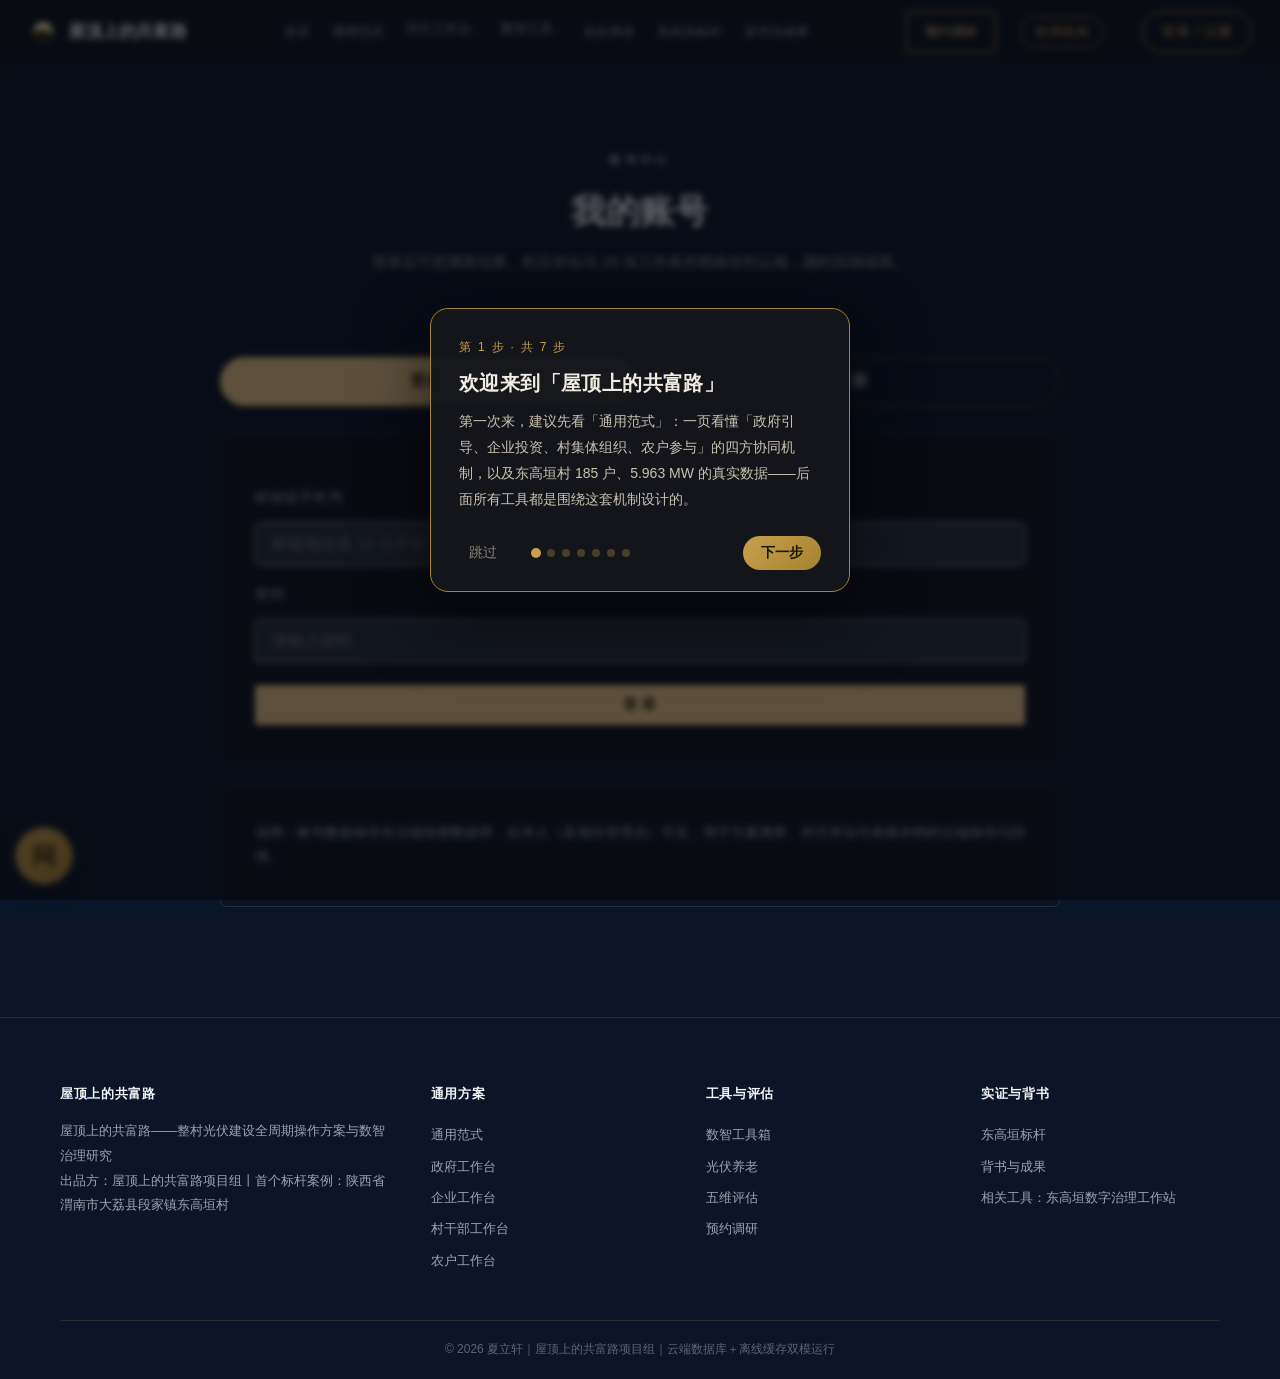
<file: admin.html>
<!DOCTYPE html>
<html lang="zh-CN">
<head>
<meta charset="UTF-8">
<meta name="viewport" content="width=device-width, initial-scale=1">
<title>数据管理台 —— 屋顶上的共富路</title>
<meta name="description" content="数据管理台：预约登记、村庄评估、表格存档、政策与项目库维护，仅项目管理员可见。">
<link rel="icon" href="assets/img/logo.png">
<link rel="stylesheet" href="assets/css/main.css">
<style>
.ad-head{text-align:center; padding:150px 0 50px}
.toast{position:fixed; top:86px; left:50%; transform:translateX(-50%); z-index:1200; max-width:min(560px,90vw); padding:12px 24px; border-radius:12px; font-size:15px; display:none; backdrop-filter:blur(8px); box-shadow:0 10px 34px rgba(0,0,0,.4)}
.toast.ok{display:block; background:rgba(22,101,52,.92); color:#d1fae5; border:1px solid rgba(110,231,183,.5)}
.toast.err{display:block; background:rgba(90,32,27,.94); color:#f3c2bb; border:1px solid rgba(200,75,63,.6)}
.stat-grid{display:grid; grid-template-columns:repeat(4,1fr); gap:18px; margin-bottom:30px}
@media(max-width:860px){.stat-grid{grid-template-columns:1fr 1fr}}
.stat-grid .glass{text-align:center; padding:24px 12px}
.stat-grid .v{font-family:var(--mono); font-size:40px; font-weight:700; color:var(--gold2); text-shadow:0 0 18px rgba(240,215,140,.45)}
.stat-grid .l{font-size:13px; color:#9fb0c0; margin-top:4px; letter-spacing:.08em}
.ad-tabs{display:flex; gap:8px; flex-wrap:wrap; margin-bottom:22px}
.ad-tabs button{padding:10px 20px; border-radius:var(--r-tag); border:1px solid rgba(212,168,75,.4); background:transparent; color:var(--paper); font-size:14.5px; transition:all .25s}
.ad-tabs button.on{background:var(--gold-soft); color:#23180A; font-weight:700; border-color:transparent}
.ad-tabs.sub button{font-size:13px; padding:7px 16px}
.panel{display:none}
.panel.on{display:block}
.tbl-wrap{overflow-x:auto; border:1px solid rgba(212,168,75,.25); border-radius:var(--r-card); background:var(--panel-bd)}
table.adm{width:100%; border-collapse:collapse; font-size:14px; min-width:760px}
table.adm th{background:rgba(212,168,75,.12); color:var(--gold2); text-align:left; padding:11px 14px; border-bottom:1px solid rgba(212,168,75,.3); white-space:nowrap; font-weight:600}
table.adm td{padding:10px 14px; border-bottom:1px solid rgba(240,242,245,.07); color:#dfe6ec; vertical-align:top; max-width:280px}
table.adm tr:last-child td{border-bottom:none}
table.adm tr.clickable{cursor:pointer}
table.adm tr.clickable:hover td{background:rgba(212,168,75,.07)}
.cell-clip{display:inline-block; max-width:260px; overflow:hidden; text-overflow:ellipsis; white-space:nowrap; vertical-align:bottom}
.chips{display:flex; gap:8px; flex-wrap:wrap; margin:0 0 16px}
.chips button{padding:6px 16px; border-radius:var(--r-tag); border:1px solid var(--mist); background:transparent; color:#cfd8e0; font-size:13px}
.chips button.on{border-color:var(--gold); color:var(--gold2); background:rgba(212,168,75,.14)}
.mini-btn{padding:6px 14px; font-size:13px; border-radius:var(--r-tag); margin-right:6px}
.badge{display:inline-block; padding:3px 12px; border-radius:var(--r-tag); font-size:12.5px}
.badge-admin{background:var(--gold-soft); color:#23180A; font-weight:700}
.badge-user{background:rgba(240,242,245,.12); color:#cfd8e0; border:1px solid rgba(240,242,245,.25)}
.detail-kv{display:grid; grid-template-columns:1fr 1fr; gap:6px 26px; padding:12px 6px}
@media(max-width:700px){.detail-kv{grid-template-columns:1fr}}
.detail-kv .kv{font-size:13.5px; line-height:1.7}
.detail-kv .kv b{color:var(--gold2); font-weight:600; margin-right:8px}
.detail-h{font-size:13px; color:var(--gold2); letter-spacing:.14em; margin:12px 6px 4px}
.empty{padding:34px; text-align:center; color:var(--sub); font-size:14.5px}
/* 模态框 */
.mdl-mask{position:fixed; inset:0; background:rgba(6,12,22,.72); backdrop-filter:blur(4px); z-index:1100; display:none; align-items:flex-start; justify-content:center; overflow-y:auto; padding:60px 16px}
.mdl-mask.on{display:flex}
.mdl{width:min(680px,94vw); background:var(--ink2); border:1px solid rgba(212,168,75,.4); border-radius:16px; padding:30px 30px 24px}
.mdl h3{color:var(--gold2); margin-bottom:16px}
.mdl .f{margin-bottom:13px}
.mdl .f label{display:block; font-size:13px; color:#9fb0c0; margin-bottom:5px}
.mdl .f input,.mdl .f textarea{width:100%; background:rgba(10,22,40,.6); border:1px solid var(--mist); border-radius:var(--r-input); color:var(--paper); padding:10px 14px; font-size:14.5px; font-family:inherit; outline:none}
.mdl .f input:focus,.mdl .f textarea:focus{border-color:var(--gold)}
.mdl .f input[readonly]{opacity:.55; cursor:not-allowed}
.mdl .f textarea{min-height:74px; resize:vertical; font-family:var(--mono); font-size:13px}
.mdl .acts{display:flex; gap:12px; justify-content:flex-end; margin-top:18px}
</style>
</head>
<body>

<section class="ad-head grain">
  <div class="wrap">
    <div class="kicker rv">项目管理员专属</div>
    <h1 class="rv">数据管理台</h1>
    <p class="lead rv" style="margin:14px auto 0">预约登记 · 村庄评估 · 表格存档 · 政策项目库 · 用户列表 · 管理员审批 · 操作日志 · 准入审查，一站管理。</p>
  </div>
</section>

<section class="section grain" style="padding-top:26px">
  <div class="wrap">
    <div class="toast" id="toast"></div>

    <div id="guardLoading" class="glass rv" style="padding:40px; text-align:center; color:#9fb0c0">正在校验管理权限……</div>
    <div id="guardDenied" class="glass rv" style="display:none; padding:44px; text-align:center">
      <h3 style="color:var(--gold2); margin-bottom:10px" id="denyTitle">请先登录</h3>
      <p style="color:#9fb0c0; font-size:15px" id="denyDesc">管理台仅对已登录的项目管理员开放。</p>
      <a class="btn btn-gold" href="account.html" style="margin-top:22px; display:inline-block">去登录 / 注册 →</a>
    </div>

    <div id="adminApp" style="display:none">
      <!-- 统计条 -->
      <div class="stat-grid rv">
        <div class="glass"><div class="v" id="stBookings">—</div><div class="l">预约登记</div></div>
        <div class="glass"><div class="v" id="stEvals">—</div><div class="l">评估提交</div></div>
        <div class="glass"><div class="v" id="stForms">—</div><div class="l">表格存档</div></div>
        <div class="glass"><div class="v" id="stUsers">—</div><div class="l">注册用户</div></div>
      </div>

      <!-- 主选项卡 -->
      <div class="ad-tabs rv" id="mainTabs">
        <button data-tab="bookings" class="on" type="button">预约登记</button>
        <button data-tab="evals" type="button">村庄评估</button>
        <button data-tab="forms" type="button">表格存档</button>
        <button data-tab="lib" type="button">政策与项目库维护</button>
        <button data-tab="users" type="button">用户列表</button>
        <button data-tab="apps" type="button">管理员审批</button>
        <button data-tab="logs" type="button">操作日志</button>
        <button data-tab="reviews" type="button">准入审查</button>
      </div>

      <!-- 预约登记 -->
      <div class="panel on" id="p-bookings">
        <div class="chips" id="siteChips"></div>
        <div style="margin-bottom:16px"><button class="btn btn-line mini-btn" id="btnCsv" type="button">导出 CSV</button></div>
        <div class="tbl-wrap" id="bkWrap"><div class="empty">读取中……</div></div>
      </div>

      <!-- 村庄评估 -->
      <div class="panel" id="p-evals">
        <div class="tbl-wrap" id="evWrap"><div class="empty">读取中……</div></div>
      </div>

      <!-- 表格存档 -->
      <div class="panel" id="p-forms">
        <div class="tbl-wrap" id="fmWrap"><div class="empty">读取中……</div></div>
      </div>

      <!-- 政策与项目库维护 -->
      <div class="panel" id="p-lib">
        <div class="ad-tabs sub" id="libTabs">
          <button data-lib="gf_policies" class="on" type="button">共富路政策库</button>
          <button data-lib="gf_projects" type="button">共富路项目库</button>
          <button data-lib="ws_policies" type="button">工作站政策库</button>
          <button data-lib="ws_projects" type="button">工作站项目库</button>
        </div>
        <div style="margin-bottom:16px"><button class="btn btn-gold mini-btn" id="btnNew" type="button">＋ 新增记录</button></div>
        <div class="tbl-wrap" id="libWrap"><div class="empty">读取中……</div></div>
      </div>

      <!-- 用户列表 -->
      <div class="panel" id="p-users">
        <div class="tbl-wrap" id="usWrap"><div class="empty">读取中……</div></div>
      </div>

      <!-- 管理员审批 -->
      <div class="panel" id="p-apps">
        <div class="detail-h" style="margin-top:0">待审核申请</div>
        <div class="tbl-wrap" id="appsPending" style="margin-bottom:22px"><div class="empty">读取中……</div></div>
        <div class="detail-h">历史记录</div>
        <div class="tbl-wrap" id="appsHistory"><div class="empty">读取中……</div></div>
      </div>

      <!-- 操作日志 -->
      <div class="panel" id="p-logs">
        <div class="tbl-wrap" id="lgWrap"><div class="empty">读取中……</div></div>
      </div>

      <!-- 准入审查 -->
      <div class="panel" id="p-reviews">
        <div class="tbl-wrap" id="rvWrap"><div class="empty">读取中……</div></div>
      </div>
    </div>
  </div>
</section>

<!-- 编辑/新增模态框 -->
<div class="mdl-mask" id="mdlMask">
  <div class="mdl">
    <h3 id="mdlTitle">编辑记录</h3>
    <div id="mdlFields"></div>
    <div class="acts">
      <button class="btn btn-line mini-btn" id="mdlCancel" type="button">取消</button>
      <button class="btn btn-gold mini-btn" id="mdlSave" type="button">保存</button>
    </div>
  </div>
</div>

<script src="assets/js/config.js"></script>
<script src="assets/js/api.js"></script>
<script src="assets/js/auth.js"></script>
<script src="assets/js/data.js"></script>
<script src="assets/js/effects.js"></script>
<script src="assets/js/main.js"></script>
<script>
(function () {
  "use strict";
  function $(id) { return document.getElementById(id); }
  var esc = window.mgEsc;
  function fmtTime(iso) {
    if (!iso) return "—";
    var d = new Date(iso);
    if (isNaN(d)) return "—";
    function p(n) { return ("0" + n).slice(-2); }
    return d.getFullYear() + "-" + p(d.getMonth() + 1) + "-" + p(d.getDate()) + " " + p(d.getHours()) + ":" + p(d.getMinutes());
  }
  var toastTimer = null;
  function toast(msg, ok) {
    var t = $("toast");
    t.textContent = msg;
    t.className = "toast " + (ok ? "ok" : "err");
    clearTimeout(toastTimer);
    toastTimer = setTimeout(function () { t.className = "toast"; }, 3600);
  }
  function cellText(v) {
    if (v == null) return "";
    if (typeof v === "object") return JSON.stringify(v);
    return String(v);
  }
  function clip(v) {
    var s = cellText(v);
    return '<span class="cell-clip" title="' + esc(s) + '">' + esc(s) + "</span>";
  }
  /* adminList 失败（如排序列不存在被 RLS/数据库拒绝）时按 id 重试一次 */
  function listTable(table, order) {
    return MG.adminList(table, order).then(function (rows) {
      if (rows) return rows;
      return MG.adminList(table, "id.asc").then(function (r2) { return r2 || []; });
    }).catch(function () { return []; });
  }
  function csvDL(name, head, rows) {
    var s = [head].concat(rows).map(function (r) {
      return r.map(function (c) { return '"' + String(c == null ? "" : c).replace(/"/g, '""') + '"'; }).join(",");
    }).join("\r\n");
    var blob = new Blob(["﻿" + s], { type: "text/csv;charset=utf-8" });
    var a = document.createElement("a");
    a.href = URL.createObjectURL(blob);
    a.download = name;
    a.click();
    setTimeout(function () { URL.revokeObjectURL(a.href); }, 2000);
  }

  var KIND = { five_dim: "五维评估", gate: "适配自评", farmer_check: "农户自查" };
  var HEAD = {
    id: "编号", site: "站点", village: "村庄", contact: "联系人", phone: "电话", households: "户数",
    needs: "需求", created_at: "时间", form_no: "表格编号", title: "标题", email: "邮箱",
    display_name: "显示名", role: "角色", kind: "类型", verdict: "结论", user_id: "用户 ID",
    no: "编号", name: "名称", level: "级别", org: "发布机关", year: "年份", date: "日期",
    summary: "摘要", url: "链接", type: "类型", dept: "主管部门", subsidy: "补贴",
    deadline: "截止时间", conditions: "申报条件", materials: "材料清单", basis: "政策依据", roles: "适用主体"
  };
  function head(k) { return HEAD[k] || k; }

  /* ================= 权限守卫 ================= */
  function deny(title, desc, showLink) {
    $("guardLoading").style.display = "none";
    $("guardDenied").style.display = "block";
    $("denyTitle").textContent = title;
    $("denyDesc").textContent = desc;
    $("guardDenied").querySelector("a").style.display = showLink ? "inline-block" : "none";
  }
  function guard() {
    if (!MG.auth.session()) { deny("请先登录", "管理台仅对已登录的项目管理员开放，请先登录或注册。", true); location.href = "account.html"; return; }
    MG.auth.isAdmin().then(function (ok) {
      if (!ok) { deny("无管理台权限", "当前账号为普通用户，无管理台权限。如需管理员身份，请联系项目组开通。", false); location.href = "account.html"; return; }
      $("guardLoading").style.display = "none";
      $("adminApp").style.display = "block";
      loadStats();
      loadBookings();
    }).catch(function () {
      deny("权限校验失败", "网络异常或权限服务暂不可用，请稍后刷新重试。", true);
    });
  }

  /* ================= 统计条 ================= */
  function loadStats() {
    listTable("bookings", "created_at.desc").then(function (r) { $("stBookings").textContent = r.length; });
    listTable("eval_submissions", "created_at.desc").then(function (r) { $("stEvals").textContent = r.length; });
    listTable("form_records", "created_at.desc").then(function (r) { $("stForms").textContent = r.length; });
    listTable("profiles", "created_at.desc").then(function (r) { $("stUsers").textContent = r.length; });
  }

  /* ================= 主选项卡 ================= */
  var loaded = {};
  document.querySelectorAll("#mainTabs button").forEach(function (b) {
    b.addEventListener("click", function () {
      document.querySelectorAll("#mainTabs button").forEach(function (x) { x.classList.toggle("on", x === b); });
      var t = b.getAttribute("data-tab");
      document.querySelectorAll(".panel").forEach(function (p) { p.classList.toggle("on", p.id === "p-" + t); });
      if (!loaded[t]) {
        loaded[t] = true;
        if (t === "bookings") loadBookings();
        else if (t === "evals") loadEvals();
        else if (t === "forms") loadForms();
        else if (t === "lib") loadLib(curLib);
        else if (t === "users") loadUsers();
        else if (t === "apps") loadApps();
        else if (t === "logs") loadLogs();
        else if (t === "reviews") loadReviews();
      }
    });
  });

  /* ================= 预约登记 ================= */
  var bkRows = [], bkSite = "";
  function loadBookings() {
    $("bkWrap").innerHTML = '<div class="empty">读取中……</div>';
    listTable("bookings", "created_at.desc").then(function (rows) {
      bkRows = rows;
      var sites = [];
      rows.forEach(function (r) { if (r.site && sites.indexOf(r.site) < 0) sites.push(r.site); });
      var chips = ['<button data-site="" class="' + (bkSite ? "" : "on") + '" type="button">全部站点</button>'];
      sites.forEach(function (s) {
        chips.push('<button data-site="' + esc(s) + '" class="' + (bkSite === s ? "on" : "") + '" type="button">' + esc(s) + "</button>");
      });
      $("siteChips").innerHTML = chips.join("");
      $("siteChips").querySelectorAll("button").forEach(function (c) {
        c.addEventListener("click", function () { bkSite = c.getAttribute("data-site"); renderBookings(); markChips(); });
      });
      renderBookings();
    });
  }
  function markChips() {
    $("siteChips").querySelectorAll("button").forEach(function (c) {
      c.classList.toggle("on", c.getAttribute("data-site") === bkSite);
    });
  }
  function bkFiltered() {
    return bkSite ? bkRows.filter(function (r) { return r.site === bkSite; }) : bkRows;
  }
  function renderBookings() {
    var rows = bkFiltered();
    if (!rows.length) { $("bkWrap").innerHTML = '<div class="empty">暂无预约登记记录。</div>'; return; }
    var html = '<table class="adm"><tr><th>编号</th><th>站点</th><th>村庄</th><th>联系人</th><th>电话</th><th>户数</th><th>需求</th><th>时间</th><th>操作</th></tr>';
    rows.forEach(function (r) {
      html += "<tr><td>" + esc(r.id) + "</td><td>" + clip(r.site) + "</td><td>" + clip(r.village) + "</td><td>" + clip(r.contact) +
        "</td><td>" + clip(r.phone) + "</td><td>" + esc(r.households == null ? "—" : r.households) + "</td><td>" + clip(r.needs) +
        "</td><td>" + esc(fmtTime(r.created_at)) + '</td><td><button class="btn btn-red mini-btn" data-del="' + esc(r.id) + '" type="button">删除</button></td></tr>';
    });
    $("bkWrap").innerHTML = html + "</table>";
    $("bkWrap").querySelectorAll("[data-del]").forEach(function (b) {
      b.addEventListener("click", function () {
        var id = b.getAttribute("data-del");
        if (!confirm("确定删除预约记录 #" + id + " 吗？删除后不可恢复。")) return;
        MG.adminWrite("bookings", "DELETE", "?id=eq." + id).then(function () {
          toast("预约记录已删除。", true);
          loadBookings(); loadStats();
        }).catch(function (e) { toast("删除失败：" + (e && e.message ? e.message : "网络异常"), false); });
      });
    });
  }
  $("btnCsv").addEventListener("click", function () {
    var rows = bkFiltered();
    if (!rows.length) { toast("当前没有可导出的记录。", false); return; }
    csvDL("预约登记_" + (bkSite || "全部") + ".csv",
      ["编号", "站点", "村庄", "联系人", "电话", "户数", "需求", "时间"],
      rows.map(function (r) { return [r.id, r.site, r.village, r.contact, r.phone, r.households, r.needs, fmtTime(r.created_at)]; }));
    toast("已导出 " + rows.length + " 条记录。", true);
  });

  /* ================= 村庄评估 ================= */
  function kvRender(obj) {
    if (!obj || typeof obj !== "object") return '<div class="kv">—</div>';
    var keys = Object.keys(obj);
    if (!keys.length) return '<div class="kv">—</div>';
    return keys.map(function (k) {
      var v = obj[k];
      if (v && typeof v === "object") v = Object.keys(v).map(function (k2) { return k2 + "：" + cellText(v[k2]); }).join("；");
      return '<div class="kv"><b>' + esc(head(k)) + "</b>" + esc(cellText(v)) + "</div>";
    }).join("");
  }
  function loadEvals() {
    $("evWrap").innerHTML = '<div class="empty">读取中……</div>';
    listTable("eval_submissions", "created_at.desc").then(function (rows) {
      if (!rows.length) { $("evWrap").innerHTML = '<div class="empty">暂无评估提交记录。</div>'; return; }
      var html = '<table class="adm"><tr><th>编号</th><th>类型</th><th>村庄</th><th>联系方式</th><th>结论</th><th>时间</th></tr>';
      rows.forEach(function (r, i) {
        html += '<tr class="clickable" data-ix="' + i + '"><td>' + esc(r.id) + "</td><td>" + esc(KIND[r.kind] || r.kind || "—") +
          "</td><td>" + clip(r.village) + "</td><td>" + clip(r.contact) + "</td><td>" + clip(r.verdict) + "</td><td>" + esc(fmtTime(r.created_at)) + "</td></tr>" +
          '<tr class="detail-row" data-dt="' + i + '" style="display:none"><td colspan="6">' +
          '<div class="detail-h">输入参数</div><div class="detail-kv">' + kvRender(r.inputs) + "</div>" +
          '<div class="detail-h">评分结果</div><div class="detail-kv">' + kvRender(r.scores) + "</div>" +
          "</td></tr>";
      });
      $("evWrap").innerHTML = html + "</table>";
      $("evWrap").querySelectorAll("tr.clickable").forEach(function (tr) {
        tr.addEventListener("click", function () {
          var d = $("evWrap").querySelector('tr[data-dt="' + tr.getAttribute("data-ix") + '"]');
          if (d) d.style.display = d.style.display === "none" ? "" : "none";
        });
      });
    });
  }

  /* ================= 表格存档 ================= */
  function loadForms() {
    $("fmWrap").innerHTML = '<div class="empty">读取中……</div>';
    Promise.all([listTable("form_records", "created_at.desc"), listTable("profiles", "created_at.desc")]).then(function (rs) {
      var rows = rs[0], profiles = rs[1];
      var emailOf = {};
      profiles.forEach(function (p) { emailOf[p.id] = p.email; });
      if (!rows.length) { $("fmWrap").innerHTML = '<div class="empty">暂无表格存档。</div>'; return; }
      var html = '<table class="adm"><tr><th>编号</th><th>用户邮箱</th><th>站点</th><th>表格编号</th><th>标题</th><th>时间</th><th>操作</th></tr>';
      rows.forEach(function (r) {
        html += "<tr><td>" + esc(r.id) + "</td><td>" + clip(emailOf[r.user_id] || r.user_id) + "</td><td>" + clip(r.site) +
          "</td><td>" + clip(r.form_no) + "</td><td>" + clip(r.title) + "</td><td>" + esc(fmtTime(r.created_at)) +
          '</td><td><button class="btn btn-red mini-btn" data-del="' + esc(r.id) + '" type="button">删除</button></td></tr>';
      });
      $("fmWrap").innerHTML = html + "</table>";
      $("fmWrap").querySelectorAll("[data-del]").forEach(function (b) {
        b.addEventListener("click", function () {
          var id = b.getAttribute("data-del");
          if (!confirm("确定删除存档 #" + id + " 吗？删除后不可恢复。")) return;
          MG.adminWrite("form_records", "DELETE", "?id=eq." + id).then(function () {
            toast("存档已删除。", true);
            loadForms(); loadStats();
          }).catch(function (e) { toast("删除失败：" + (e && e.message ? e.message : "网络异常"), false); });
        });
      });
    });
  }

  /* ================= 政策与项目库维护 ================= */
  var LIB = {
    gf_policies: { label: "共富路政策库", order: "id.asc", dft: ["title", "level", "org", "year", "date", "summary", "url"] },
    gf_projects: { label: "共富路项目库", order: "no.asc", dft: ["no", "name", "level", "type", "dept", "subsidy", "deadline", "conditions", "materials", "basis", "roles"] },
    ws_policies: { label: "工作站政策库", order: "id.asc", dft: ["title", "level", "org", "year", "date", "summary", "url"] },
    ws_projects: { label: "工作站项目库", order: "no.asc", dft: ["no", "name", "level", "type", "dept", "subsidy", "deadline", "conditions", "materials", "basis", "roles"] }
  };
  var curLib = "gf_policies", libRows = [], libFields = [];
  document.querySelectorAll("#libTabs button").forEach(function (b) {
    b.addEventListener("click", function () {
      document.querySelectorAll("#libTabs button").forEach(function (x) { x.classList.toggle("on", x === b); });
      curLib = b.getAttribute("data-lib");
      loadLib(curLib);
    });
  });
  function fieldsOf(rows, dft) {
    if (rows.length) {
      var keys = Object.keys(rows[0]);
      rows.slice(1, 20).forEach(function (r) {
        Object.keys(r).forEach(function (k) { if (keys.indexOf(k) < 0) keys.push(k); });
      });
      return keys;
    }
    return ["id"].concat(dft);
  }
  function loadLib(table) {
    $("libWrap").innerHTML = '<div class="empty">读取中……</div>';
    listTable(table, LIB[table].order).then(function (rows) {
      libRows = rows;
      libFields = fieldsOf(rows, LIB[table].dft);
      renderLib();
    });
  }
  function renderLib() {
    if (!libRows.length) {
      $("libWrap").innerHTML = '<div class="empty">「' + esc(LIB[curLib].label) + "」暂无数据，可点击「新增记录」录入第一条。</div>";
      return;
    }
    var showCols = libFields.filter(function (f) { return f !== "data"; }).slice(0, 6);
    var html = '<table class="adm"><tr>' + showCols.map(function (f) { return "<th>" + esc(head(f)) + "</th>"; }).join("") + "<th>操作</th></tr>";
    libRows.forEach(function (r, i) {
      html += "<tr>" + showCols.map(function (f) { return "<td>" + (f === "id" ? esc(r[f]) : clip(r[f])) + "</td>"; }).join("") +
        '<td><button class="btn btn-line mini-btn" data-edit="' + i + '" type="button">编辑</button>' +
        '<button class="btn btn-red mini-btn" data-del="' + esc(r.id) + '" type="button">删除</button></td></tr>';
    });
    $("libWrap").innerHTML = html + "</table>";
    $("libWrap").querySelectorAll("[data-edit]").forEach(function (b) {
      b.addEventListener("click", function () { openModal(libRows[+b.getAttribute("data-edit")]); });
    });
    $("libWrap").querySelectorAll("[data-del]").forEach(function (b) {
      b.addEventListener("click", function () {
        var id = b.getAttribute("data-del");
        if (!confirm("确定删除「" + LIB[curLib].label + "」记录 #" + id + " 吗？删除后不可恢复。")) return;
        MG.adminWrite(curLib, "DELETE", "?id=eq." + id).then(function () {
          toast("记录已删除。", true);
          loadLib(curLib);
        }).catch(function (e) { toast("删除失败：" + (e && e.message ? e.message : "网络异常"), false); });
      });
    });
  }

  /* ---------- 动态表单模态框 ---------- */
  var mdlRow = null; /* null = 新增 */
  function openModal(row) {
    mdlRow = row || null;
    $("mdlTitle").textContent = (row ? "编辑记录 · " : "新增记录 · ") + LIB[curLib].label;
    var fields = row ? fieldsOf([row], LIB[curLib].dft) : libFields;
    $("mdlFields").innerHTML = fields.map(function (f) {
      var ro = (f === "id" || f === "created_at");
      var v = row ? row[f] : "";
      if (v && typeof v === "object") {
        return '<div class="f"><label>' + esc(head(f)) + "（" + esc(f) + " · JSON）" + (ro ? " · 只读" : "") + '</label>' +
          '<textarea data-f="' + esc(f) + '" data-type="json"' + (ro ? " readonly" : "") + ">" + esc(JSON.stringify(v, null, 2)) + "</textarea></div>";
      }
      return '<div class="f"><label>' + esc(head(f)) + "（" + esc(f) + (ro ? " · 只读" : "") + "）" + "</label>" +
        '<input type="text" data-f="' + esc(f) + '" data-type="' + (typeof v === "number" ? "number" : "text") + '" value="' + esc(v == null ? "" : v) + '"' + (ro ? " readonly" : "") + "></div>";
    }).join("");
    $("mdlMask").classList.add("on");
  }
  function closeModal() { $("mdlMask").classList.remove("on"); mdlRow = null; }
  $("mdlCancel").addEventListener("click", closeModal);
  $("mdlMask").addEventListener("click", function (e) { if (e.target === $("mdlMask")) closeModal(); });
  $("btnNew").addEventListener("click", function () { openModal(null); });

  $("mdlSave").addEventListener("click", function () {
    var body = {}, bad = null;
    $("mdlFields").querySelectorAll("[data-f]").forEach(function (el) {
      var f = el.getAttribute("data-f");
      if (f === "id" || f === "created_at") return;
      var v = el.value.trim();
      var t = el.getAttribute("data-type");
      if (t === "json") {
        if (!v) { body[f] = null; return; }
        try { body[f] = JSON.parse(v); } catch (e) { bad = "字段「" + f + "」的 JSON 格式有误，请检查。"; }
      } else if (t === "number") {
        body[f] = v === "" ? null : Number(v);
        if (v !== "" && isNaN(body[f])) bad = "字段「" + f + "」应为数字。";
      } else {
        body[f] = v === "" ? null : v;
      }
    });
    if (bad) { toast(bad, false); return; }
    var btn = $("mdlSave"); btn.disabled = true; btn.textContent = "保存中……";
    var p = mdlRow && mdlRow.id != null
      ? MG.adminWrite(curLib, "PATCH", "?id=eq." + mdlRow.id, body)
      : MG.adminWrite(curLib, "POST", "", body);
    p.then(function () {
      toast(mdlRow ? "记录已更新。" : "记录已新增。", true);
      closeModal();
      loadLib(curLib);
    }).catch(function (e) {
      toast("保存失败：" + (e && e.message ? e.message : "网络异常"), false);
    }).then(function () { btn.disabled = false; btn.textContent = "保存"; });
  });

  /* ================= 用户列表 ================= */
  function loadUsers() {
    $("usWrap").innerHTML = '<div class="empty">读取中……</div>';
    listTable("profiles", "created_at.desc").then(function (rows) {
      if (!rows.length) { $("usWrap").innerHTML = '<div class="empty">暂无注册用户。</div>'; return; }
      var me = MG.auth.session() && MG.auth.session().user ? MG.auth.session().user.id : null;
      var html = '<table class="adm"><tr><th>邮箱</th><th>显示名</th><th>角色</th><th>注册时间</th><th>操作</th></tr>';
      rows.forEach(function (r) {
        var adm = r.role === "admin";
        // 自己那行不出按钮：服务端也拦着自己降级，界面上就别给误点的机会
        var act = (r.id === me) ? '<span style="color:var(--sub); font-size:12.5px">（当前账号）</span>'
          : '<button class="btn ' + (adm ? "btn-red" : "btn-gold") + ' mini-btn" data-role="' + esc(r.id) +
            "|" + (adm ? "user" : "admin") + '" type="button">' + (adm ? "取消管理员" : "设为管理员") + "</button>";
        html += "<tr><td>" + clip(r.email) + "</td><td>" + clip(r.display_name) +
          '</td><td><span class="badge ' + (adm ? "badge-admin" : "badge-user") + '">' + (adm ? "项目管理员" : "普通用户") + "</span></td>" +
          "<td>" + esc(fmtTime(r.created_at)) + '</td><td style="white-space:nowrap">' + act + "</td></tr>";
      });
      $("usWrap").innerHTML = html + "</table>";
      $("usWrap").querySelectorAll("[data-role]").forEach(function (b) {
        b.addEventListener("click", function () {
          var parts = b.getAttribute("data-role").split("|");
          var uid = parts[0], role = parts[1];
          var tip = role === "admin" ? "确定把该用户设为管理员吗？对方将获得管理台全部权限。"
            : "确定取消该用户的管理员身份吗？";
          if (!confirm(tip)) return;
          b.disabled = true;
          MG.auth.setUserRole(uid, role).then(function () {
            toast(role === "admin" ? "已设为管理员。" : "已取消管理员身份。", true);
            loaded.logs = false; // 设角会写日志，下次切到日志页签重新拉
            loadUsers();
          }).catch(function (e) {
            toast("操作失败：" + (e && e.message ? e.message : "网络异常"), false);
            b.disabled = false;
          });
        });
      });
    });
  }

  /* ================= 操作日志 ================= */
  /* actor / target 都是用户 uuid，得查 profiles 翻译成邮箱才好读 */
  function loadLogs() {
    $("lgWrap").innerHTML = '<div class="empty">读取中……</div>';
    Promise.all([listTable("admin_actions", "created_at.desc"), listTable("profiles", "created_at.desc")]).then(function (rs) {
      var rows = rs[0], profiles = rs[1];
      var emailOf = {};
      profiles.forEach(function (p) { emailOf[p.id] = p.email; });
      if (!rows.length) { $("lgWrap").innerHTML = '<div class="empty">暂无操作日志。</div>'; return; }
      var html = '<table class="adm"><tr><th>时间</th><th>操作人</th><th>目标用户</th><th>动作</th><th>详情</th></tr>';
      rows.forEach(function (r) {
        html += "<tr><td style='white-space:nowrap'>" + esc(fmtTime(r.created_at)) + "</td><td>" + clip(emailOf[r.actor] || r.actor) +
          "</td><td>" + clip(emailOf[r.target] || r.target) + "</td><td>" + clip(r.action) +
          "</td><td>" + clip(typeof r.detail === "object" ? JSON.stringify(r.detail) : r.detail) + "</td></tr>";
      });
      $("lgWrap").innerHTML = html + "</table>";
    });
  }

  /* ================= 准入审查 ================= */
  /* gov.html 的准入审查工具写入 access_reviews；材料在私有桶，点开前先换签名 URL */
  function vSummary(v) {
    if (v == null) return "—";
    if (typeof v === "string") return v;
    if (typeof v === "object") {
      var keys = ["result", "conclusion", "level", "label", "summary", "结论", "判定", "结果"];
      for (var i = 0; i < keys.length; i++) if (v[keys[i]] != null) return cellText(v[keys[i]]);
      return JSON.stringify(v);
    }
    return String(v);
  }
  function filePath(f) { return typeof f === "string" ? f : (f && (f.path || f.name)) || ""; }
  function fileName(f) {
    if (f && typeof f === "object" && f.name) return f.name;
    var p = filePath(f);
    return p.split("/").pop() || p;
  }
  function loadReviews() {
    $("rvWrap").innerHTML = '<div class="empty">读取中……</div>';
    listTable("access_reviews", "created_at.desc").then(function (rows) {
      if (!rows.length) { $("rvWrap").innerHTML = '<div class="empty">暂无准入审查记录。政府工作台提交审查后会显示在这里。</div>'; return; }
      var html = '<table class="adm"><tr><th>时间</th><th>企业／机构</th><th>村庄</th><th>联系人</th><th>判定摘要</th></tr>';
      rows.forEach(function (r, i) {
        var files = Array.isArray(r.files) ? r.files : [];
        var fHtml = files.length
          ? files.map(function (f, j) {
              return '<button class="btn btn-line mini-btn" data-file="' + i + "|" + j + '" type="button">' + esc(fileName(f)) + "</button>";
            }).join("")
          : '<span style="color:var(--sub)">无附件</span>';
        html += '<tr class="clickable" data-ix="' + i + '"><td style="white-space:nowrap">' + esc(fmtTime(r.created_at)) + "</td><td>" +
          clip(r.org) + "</td><td>" + clip(r.village) + "</td><td>" + clip(r.contact) + "</td><td>" + clip(vSummary(r.verdict)) + "</td></tr>" +
          '<tr class="detail-row" data-dt="' + i + '" style="display:none"><td colspan="5">' +
          '<div class="detail-h">申报信息</div><div class="detail-kv">' + kvRender(r.info) + "</div>" +
          '<div class="detail-h">审查判定</div><div class="detail-kv">' + kvRender(r.verdict) + "</div>" +
          '<div class="detail-h">审查材料</div><div style="padding:4px 6px">' + fHtml + "</div>" +
          "</td></tr>";
      });
      $("rvWrap").innerHTML = html + "</table>";
      $("rvWrap").querySelectorAll("tr.clickable").forEach(function (tr) {
        tr.addEventListener("click", function (e) {
          if (e.target.closest("[data-file]")) return; // 点材料按钮不收起详情
          var d = $("rvWrap").querySelector('tr[data-dt="' + tr.getAttribute("data-ix") + '"]');
          if (d) d.style.display = d.style.display === "none" ? "" : "none";
        });
      });
      $("rvWrap").querySelectorAll("[data-file]").forEach(function (b) {
        b.addEventListener("click", function () {
          var parts = b.getAttribute("data-file").split("|");
          var r = rows[+parts[0]], f = (Array.isArray(r.files) ? r.files : [])[+parts[1]];
          var path = filePath(f);
          if (!path) { toast("材料路径缺失，无法打开。", false); return; }
          b.disabled = true;
          MG.reviewFileUrl(path).then(function (url) {
            if (url) window.open(url, "_blank");
            else toast("获取材料链接失败，请稍后重试。", false);
          }).catch(function (e) {
            toast("获取材料链接失败：" + (e && e.message ? e.message : "网络异常"), false);
          }).then(function () { b.disabled = false; });
        });
      });
    });
  }

  /* ================= 管理员审批 ================= */
  function loadApps() {
    $("appsPending").innerHTML = '<div class="empty">读取中……</div>';
    $("appsHistory").innerHTML = '<div class="empty">读取中……</div>';
    MG.auth.adminApplications().then(function (rows) {
      rows = rows || [];
      renderAppsPending(rows.filter(function (r) { return r.status === "pending"; }));
      renderAppsHistory(rows.filter(function (r) { return r.status === "approved" || r.status === "rejected"; }));
    });
  }
  function renderAppsPending(rows) {
    if (!rows.length) { $("appsPending").innerHTML = '<div class="empty">暂无待审核申请。</div>'; return; }
    var html = '<table class="adm"><tr><th>显示名</th><th>邮箱</th><th>申请理由</th><th>申请时间</th><th>操作</th></tr>';
    rows.forEach(function (r) {
      var nm = r.display_name || (r.email ? r.email.split("@")[0] : "—");
      html += "<tr><td>" + clip(nm) + "</td><td>" + clip(r.email) + "</td><td>" + clip(r.reason) + "</td><td>" + esc(fmtTime(r.created_at)) +
        '</td><td style="white-space:nowrap"><button class="btn btn-gold mini-btn" data-ok="' + esc(r.id) + '" type="button">同意</button>' +
        '<button class="btn btn-red mini-btn" data-no="' + esc(r.id) + '" type="button">拒绝</button></td></tr>';
    });
    $("appsPending").innerHTML = html + "</table>";
    $("appsPending").querySelectorAll("[data-ok]").forEach(function (b) {
      b.addEventListener("click", function () { reviewApp(b.getAttribute("data-ok"), true); });
    });
    $("appsPending").querySelectorAll("[data-no]").forEach(function (b) {
      b.addEventListener("click", function () {
        if (!confirm("确定拒绝该申请吗？")) return;
        reviewApp(b.getAttribute("data-no"), false);
      });
    });
  }
  function renderAppsHistory(rows) {
    if (!rows.length) { $("appsHistory").innerHTML = '<div class="empty">暂无历史记录。</div>'; return; }
    var html = '<table class="adm"><tr><th>邮箱</th><th>结果</th><th>审核时间</th></tr>';
    rows.forEach(function (r) {
      html += "<tr><td>" + clip(r.email) + "</td><td>" + (r.status === "approved" ? "已通过" : "已拒绝") +
        "</td><td>" + esc(fmtTime(r.reviewed_at)) + "</td></tr>";
    });
    $("appsHistory").innerHTML = html + "</table>";
  }
  function reviewApp(id, approve) {
    MG.auth.reviewAdminApplication(id, approve).then(function () {
      toast(approve ? "已同意该申请，对方已开通管理员权限。" : "已拒绝该申请。", true);
      loadApps();
      loadStats();
    }).catch(function (e) {
      toast("操作失败：" + (e && e.message ? e.message : "网络异常"), false);
    });
  }

  /* ================= 入口 ================= */
  guard();
})();
</script>
</body>
</html>
</file>
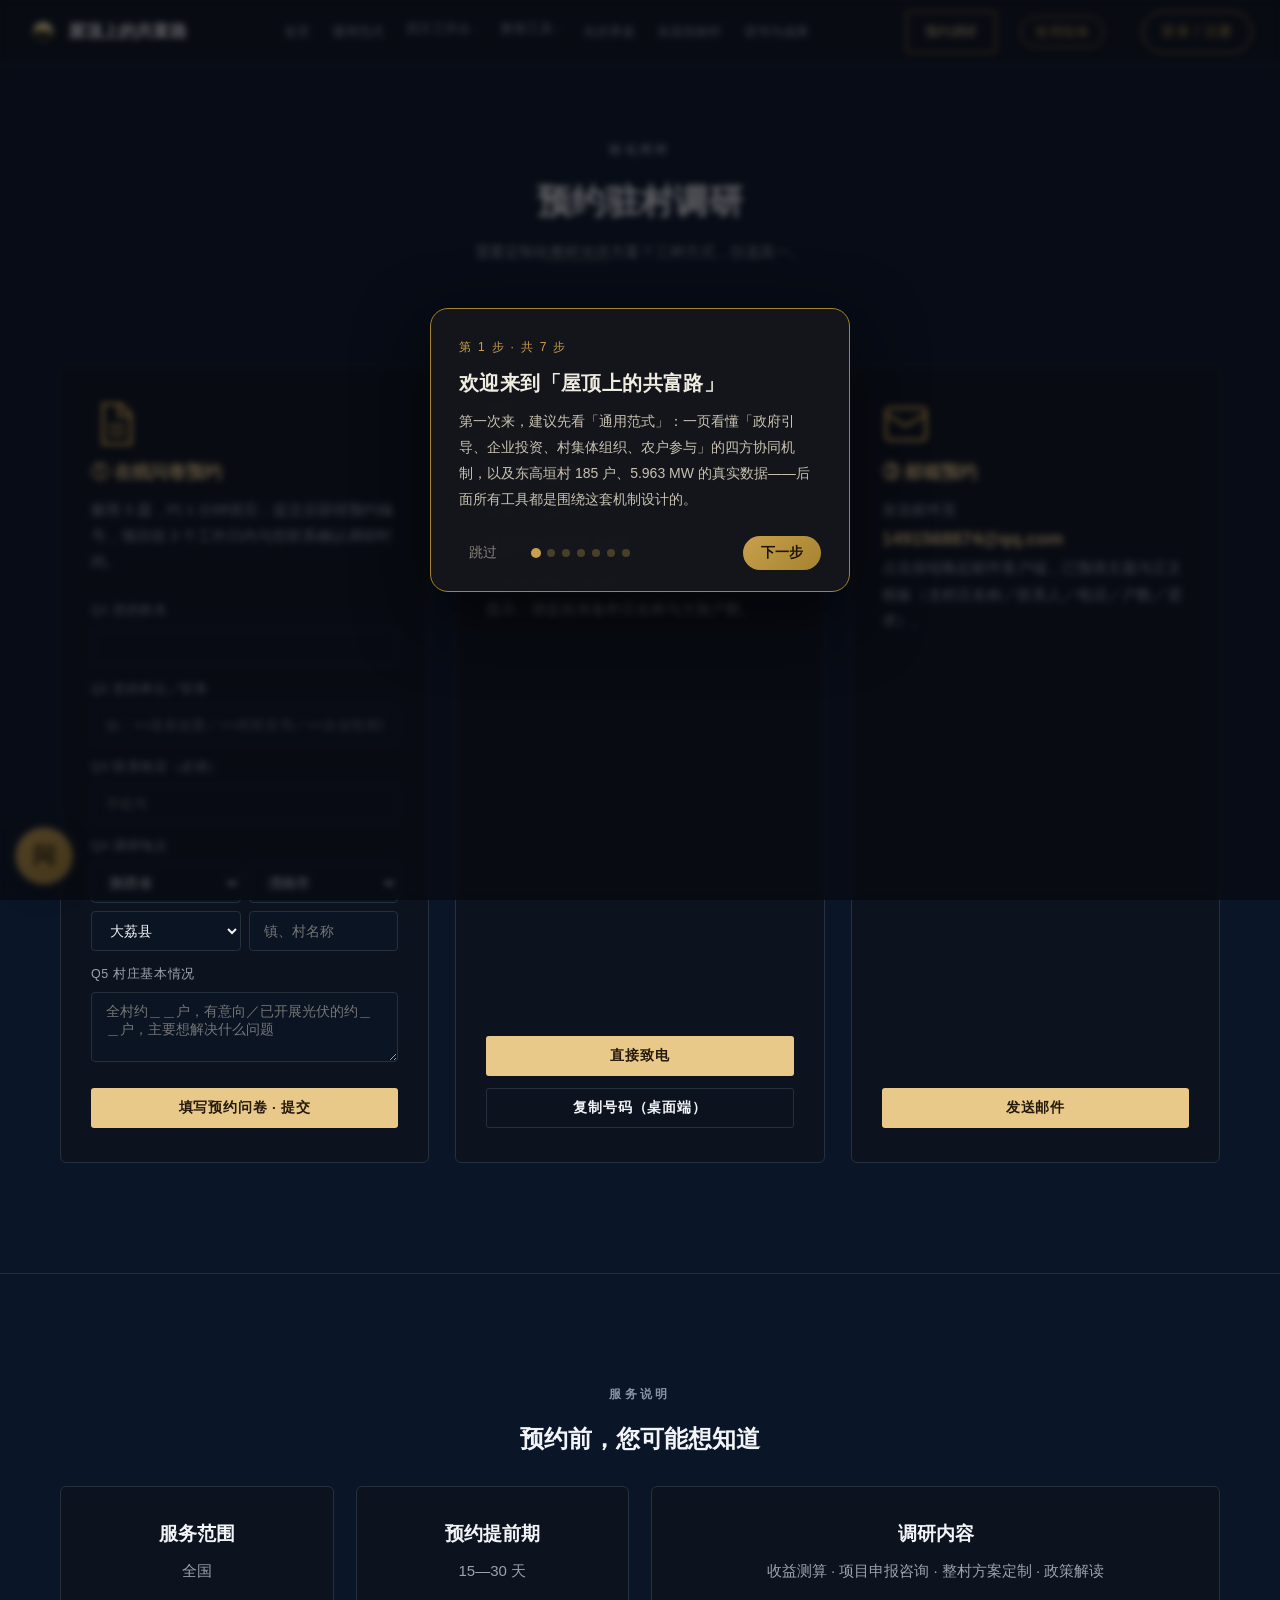
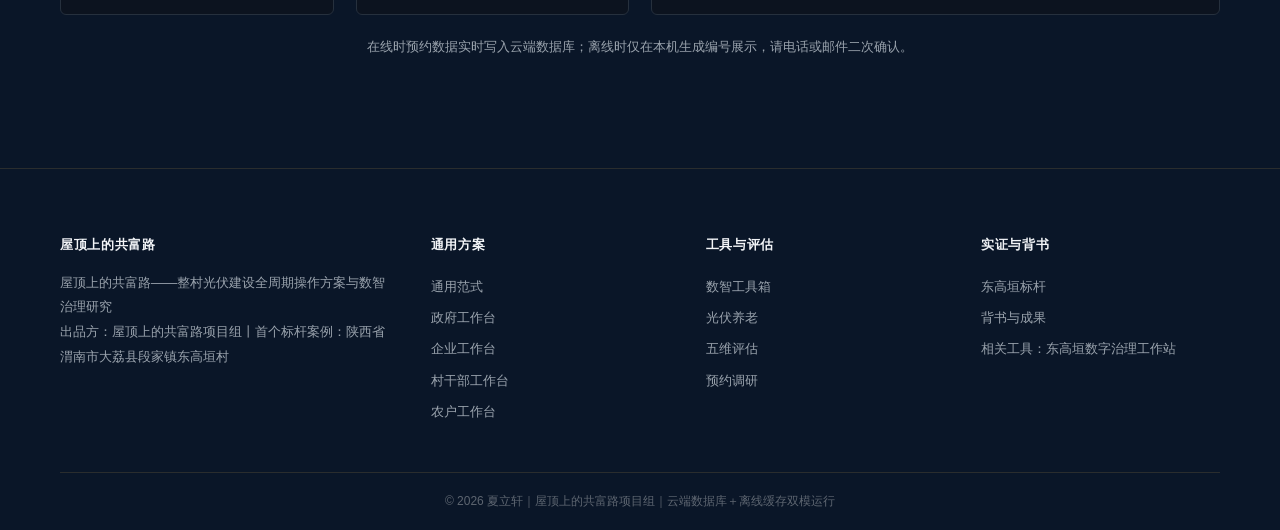
<file: booking.html>
<!DOCTYPE html>
<html lang="zh-CN">
<head>
<meta charset="UTF-8">
<meta name="viewport" content="width=device-width, initial-scale=1">
<title>预约调研 —— 屋顶上的共富路</title>
<meta name="description" content="预约驻村调研：在线问卷、电话、邮箱三种方式，服务范围全国。">
<link rel="icon" href="assets/img/logo.png">
<link rel="stylesheet" href="assets/css/main.css">
<link rel="stylesheet" href="assets/css/govdoc.css">
<style>
.bk-head{text-align:center; padding:140px 0 60px}
.bk-grid{display:grid; grid-template-columns:repeat(3,1fr); gap:26px; margin-top:20px}
@media(max-width:980px){.bk-grid{grid-template-columns:1fr}}
.bk-card{padding:34px 30px; display:flex; flex-direction:column; gap:12px}
.bk-card .ic{width:48px; height:48px; stroke:var(--gold); fill:none; stroke-width:1.6}
.bk-card .bd{flex:1; font-size:14.5px; color:var(--sub)}
#qForm label{margin-top:12px}
#qDone{display:none; text-align:center}
.fld-err{display:block; color:#ff9d94; font-size:13px; margin-top:5px; line-height:1.5}
.fld-err:empty{display:none}
#qForm input.fld-bad{border-color:#ff8a80; box-shadow:0 0 0 1px #ff8a80}
.svc{display:grid; grid-template-columns:repeat(4,1fr); gap:22px; margin-top:30px}
@media(max-width:900px){.svc{grid-template-columns:1fr 1fr}}
.svc .card{text-align:center}
.svc b{display:block; font-size:19px; margin-bottom:6px; color:var(--fg)}
</style>
</head>
<body>

<section class="bk-head grain">
  <div class="wrap">
    <div class="kicker rv">转化闭环</div>
    <h1 class="rv">预约驻村调研</h1>
    <p class="lead rv" style="margin:14px auto 0">需要定制化整村光伏方案？三种方式，任选其一。</p>
  </div>
</section>

<section class="section grain" style="padding-top:20px">
  <div class="wrap">
    <div class="bk-grid">
      <!-- 问卷 -->
      <div class="glass bk-card rv">
        <svg class="ic" viewBox="0 0 24 24"><path d="M6 2h9l5 5v15H6z M14 2v6h6 M9 13h8 M9 17h8"/></svg>
        <h3 style="color:var(--gold2)">① 在线问卷预约</h3>
        <p class="bd">极简 5 题，约 1 分钟填完；提交后获得预约编号，项目组 3 个工作日内与您联系确认调研时间。</p>
        <div id="qForm">
          <label>Q1 您的姓名</label><input type="text" id="q1"><span class="fld-err" id="e-q1"></span>
          <label>Q2 您的单位／职务</label><input type="text" id="q2" placeholder="如：××县发改委／××村村支书／××企业投资部">
          <label>Q3 联系电话（必填）</label><input type="tel" id="q3" placeholder="手机号"><span class="fld-err" id="e-q3"></span>
          <label>Q4 调研地点</label>
          <div style="display:grid; grid-template-columns:1fr 1fr; gap:8px">
            <select id="q4p"><option>陕西省</option><option>其他省份</option></select>
            <select id="q4c"><option>渭南市</option><option>其他地市</option></select>
            <select id="q4x"><option>大荔县</option><option>其他县区</option></select>
            <input type="text" id="q4v" placeholder="镇、村名称">
          </div>
          <span class="fld-err" id="e-q4v"></span>
          <label>Q5 村庄基本情况</label><textarea id="q5" rows="3" placeholder="全村约＿＿户，有意向／已开展光伏的约＿＿户，主要想解决什么问题"></textarea>
          <button class="btn btn-gold" style="margin-top:18px; width:100%" id="qSubmit">填写预约问卷 · 提交</button>
        </div>
        <div id="qDone">
          <div style="font-size:44px">✓</div>
          <h3 style="color:var(--gold2); margin-top:6px">预约已提交</h3>
          <p class="bd" style="margin-top:8px">登记编号：<b class="din num-glow" id="qNo" style="font-size:20px"></b></p>
          <p class="bd" id="qMode"></p>
          <button class="btn btn-line" id="qVoucherBtn" style="margin-top:12px; font-size:14px; padding:9px 18px">下载登记凭证（打印 A4）</button>
        </div>
      </div>
      <!-- 电话 -->
      <div class="glass bk-card rv">
        <svg class="ic" viewBox="0 0 24 24"><path d="M5 3h4l2 5-2.5 1.5a12 12 0 0 0 6 6L16 13l5 2v4a2 2 0 0 1-2 2A16 16 0 0 1 3 5a2 2 0 0 1 2-2z"/></svg>
        <h3 style="color:var(--gold2)">② 电话预约</h3>
        <p class="bd">联系人：夏立轩<br><b class="din num-glow" style="font-size:26px">13721171245</b><br>工作日 9:00—18:00<br>提示：请提前准备村庄名称与大致户数。</p>
        <a class="btn btn-gold" href="tel:13721171245" id="telBtn">直接致电</a>
        <button class="btn btn-line" id="telCopy" style="font-size:14px; padding:9px 16px">复制号码（桌面端）</button>
      </div>
      <!-- 邮箱 -->
      <div class="glass bk-card rv">
        <svg class="ic" viewBox="0 0 24 24"><rect x="2" y="4" width="20" height="16" rx="2"/><path d="M2 7l10 6L22 7"/></svg>
        <h3 style="color:var(--gold2)">③ 邮箱预约</h3>
        <p class="bd">发送邮件至<br><b class="num-glow" style="font-size:18px">1491568874@qq.com</b><br>点击按钮唤起邮件客户端，已预填主题与正文模板（含村庄名称／联系人／电话／户数／需求）。</p>
        <a class="btn btn-gold" id="mailBtn" href="mailto:1491568874@qq.com?subject=%E9%A2%84%E7%BA%A6%E9%A9%BB%E6%9D%91%E8%B0%83%E7%A0%94%EF%BC%9A%E5%B1%8B%E9%A1%B6%E4%B8%8A%E7%9A%84%E5%85%B1%E5%AF%8C%E8%B7%AF&body=%E6%9D%91%E5%BA%84%E5%90%8D%E7%A7%B0%EF%BC%9A%0A%E8%81%94%E7%B3%BB%E4%BA%BA%EF%BC%9A%0A%E8%81%94%E7%B3%BB%E7%94%B5%E8%AF%9D%EF%BC%9A%0A%E5%85%A8%E6%9D%91%E6%88%B7%E6%95%B0%EF%BC%9A%0A%E4%B8%BB%E8%A6%81%E9%9C%80%E6%B1%82%EF%BC%9A%EF%BC%88%E6%94%B6%E7%9B%8A%E6%B5%8B%E7%AE%97%EF%BC%8F%E9%A1%B9%E7%9B%AE%E7%94%B3%E6%8A%A5%E5%92%A8%E8%AF%A2%EF%BC%8F%E6%95%B4%E6%9D%91%E6%96%B9%E6%A1%88%E5%AE%9A%E5%88%B6%EF%BC%8F%E6%94%BF%E7%AD%96%E8%A7%A3%E8%AF%BB%EF%BC%89">发送邮件</a>
      </div>
    </div>
  </div>
</section>

<section class="section light">
  <div class="wrap">
    <div class="kicker" style="text-align:center">服务说明</div>
    <h2 style="text-align:center">预约前，您可能想知道</h2>
    <div class="svc">
      <div class="card rv"><b>服务范围</b><span style="color:var(--sub); font-size:15px">全国</span></div>
      <div class="card rv"><b>预约提前期</b><span style="color:var(--sub); font-size:15px">15—30 天</span></div>
      <div class="card rv" style="grid-column:span 2"><b>调研内容</b><span style="color:var(--sub); font-size:15px">收益测算 · 项目申报咨询 · 整村方案定制 · 政策解读</span></div>
    </div>
    <p class="caption" style="text-align:center; margin-top:22px">在线时预约数据实时写入云端数据库；离线时仅在本机生成编号展示，请电话或邮件二次确认。</p>
  </div>
</section>

<script src="assets/js/data.js"></script>
<script src="assets/js/effects.js"></script>
<script src="assets/js/config.js"></script>
<script src="assets/js/api.js"></script>
<script src="assets/js/main.js"></script>
<div style="display:none"><div id="qVoucher"></div></div>
<script>
document.addEventListener("DOMContentLoaded", function () {
  var esc = window.mgEsc;
  /* 字段级内联校验：出错字段红字提示＋边框标红并聚焦，重新提交时自动清除 */
  function fldErr(id, msg) {
    var s = document.getElementById("e-" + id), f = document.getElementById(id);
    if (s) s.textContent = msg || "";
    if (f) f.classList.toggle("fld-bad", !!msg);
    if (msg && f) f.focus();
  }
  document.getElementById("qSubmit").addEventListener("click", function () {
    var name = document.getElementById("q1").value.trim();
    var unit = document.getElementById("q2").value.trim();
    var tel = document.getElementById("q3").value.trim();
    var addr = document.getElementById("q4p").value + document.getElementById("q4c").value + document.getElementById("q4x").value;
    var vg = document.getElementById("q4v").value.trim();
    var brief = document.getElementById("q5").value.trim();
    fldErr("q1"); fldErr("q3"); fldErr("q4v");
    if (!name) { fldErr("q1", "请填写您的姓名（Q1 为必填）。"); return; }
    if (!/^1\d{10}$/.test(tel)) { fldErr("q3", "请填写 11 位手机号（Q3 为必填）。"); return; }
    if (!vg) { fldErr("q4v", "请填写镇、村名称（Q4 为必填）。"); return; }
    var hm = brief.match(/(\d+)\s*户/);
    var rec = {
      site: "gongfulu",
      village: addr + vg,
      contact: unit ? name + "（" + unit + "）" : name,
      phone: tel,
      households: hm ? parseInt(hm[1], 10) : null,
      needs: brief || null
    };
    var d = new Date();
    var ymd = d.getFullYear() + String(d.getMonth() + 1).padStart(2, "0") + String(d.getDate()).padStart(2, "0");
    var dateStr = d.getFullYear() + " 年 " + (d.getMonth() + 1) + " 月 " + d.getDate() + " 日";
    MG.book(rec).then(function (rows) {
      var online = !!(rows && rows.length && rows[0].id != null);
      var no = online ? "GFL-" + ymd + "-" + rows[0].id
                      : "MG-" + ymd + "-" + String(Math.floor(Math.random() * 900) + 100); /* 离线回退：沿用原有本机编号 */
      document.getElementById("qNo").textContent = no;
      document.getElementById("qMode").textContent = online
        ? "已实时写入云端数据库，项目组将在 3 个工作日内与您联系确认调研时间。也可直接致电或发邮件二次确认（见右侧两种方式）。"
        : "当前为离线缓存模式，预约未上传服务器，请通过电话或邮件（见右侧两种方式）二次确认。";
      document.getElementById("qVoucher").innerHTML =
        '<div style="max-width:640px; margin:0 auto; font-size:15px; line-height:2">' +
        '<p style="text-align:center; font-size:13px; letter-spacing:.2em">屋顶上的共富路 · 整村光伏驻村调研</p>' +
        '<table class="tbl" style="margin-top:6px">' +
        "<tr><th style='width:130px'>登记编号</th><td><b>" + no + "</b></td></tr>" +
        "<tr><th>调研村庄</th><td>" + esc(rec.village) + "</td></tr>" +
        "<tr><th>联系人</th><td>" + esc(rec.contact) + "</td></tr>" +
        "<tr><th>联系电话</th><td>" + esc(rec.phone) + "</td></tr>" +
        "<tr><th>村庄基本情况</th><td>" + esc(brief || "（未填写）") + "</td></tr>" +
        "<tr><th>提交时间</th><td>" + dateStr + " " + String(d.getHours()).padStart(2, "0") + ":" + String(d.getMinutes()).padStart(2, "0") + "</td></tr>" +
        "<tr><th>登记日期</th><td>" + dateStr + "</td></tr>" +
        "<tr><th>登记状态</th><td>" + (online ? "已写入云端数据库" : "离线本机登记，待二次确认") + "</td></tr>" +
        "</table>" +
        '<p style="margin-top:14px">项目组将在 3 个工作日内与您联系确认调研时间；如需加急，请致电 13721171245 或发送邮件至 1491568874@qq.com，并报登记编号。</p>' +
        '<p style="text-align:right; margin-top:18px">屋顶上的共富路项目组</p>' +
        '<p style="text-align:right; margin-top:4px">' + dateStr + "</p></div>";
      document.getElementById("qForm").style.display = "none";
      document.getElementById("qDone").style.display = "block";
    });
  });
  document.getElementById("qVoucherBtn").addEventListener("click", function () {
    GovDoc.print({org:"东高垣村整村光伏项目组",title:"预约登记凭证",el:"#qVoucher"});
  });
  document.getElementById("telCopy").addEventListener("click", function () {
    var t = this;
    function ok() { t.textContent = "已复制：13721171245"; }
    if (navigator.clipboard) navigator.clipboard.writeText("13721171245").then(ok, ok); else ok();
  });
});
</script>
<script src="assets/js/govdoc.js"></script>
</body>
</html>
</file>
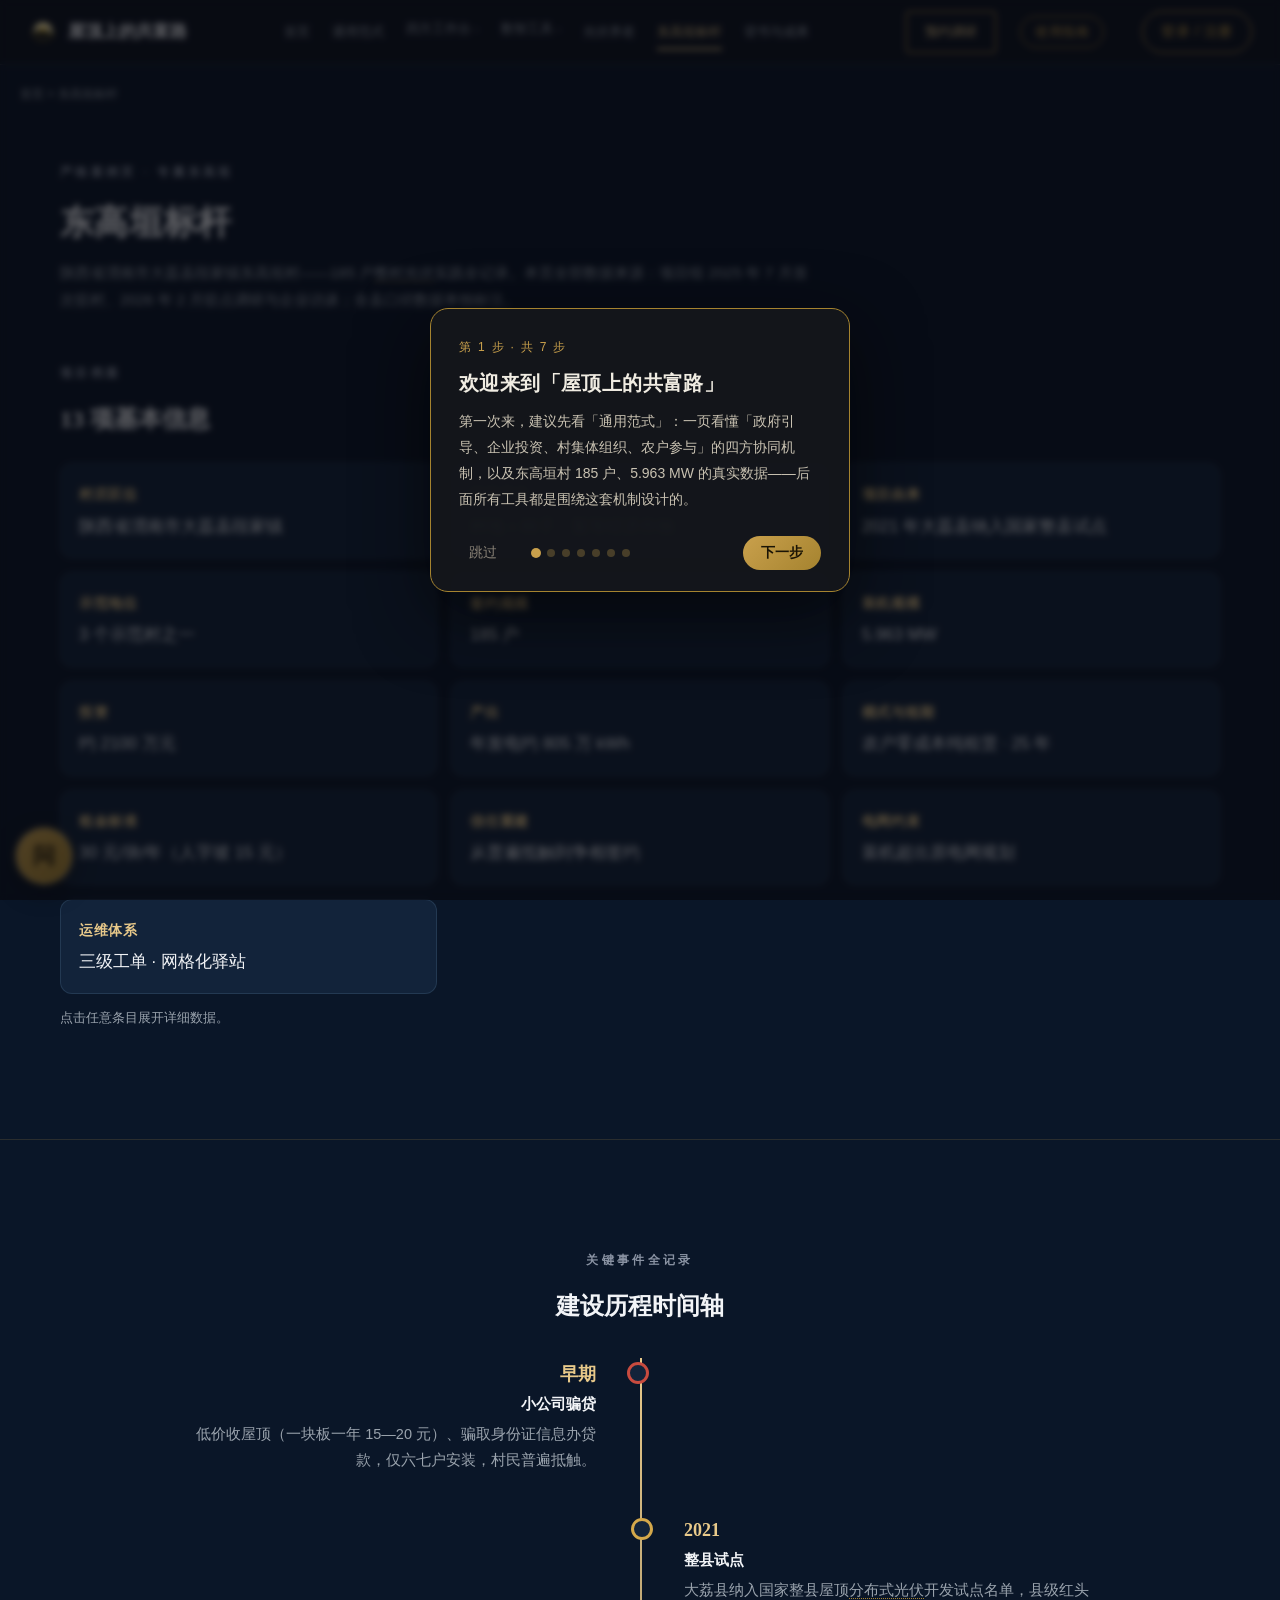
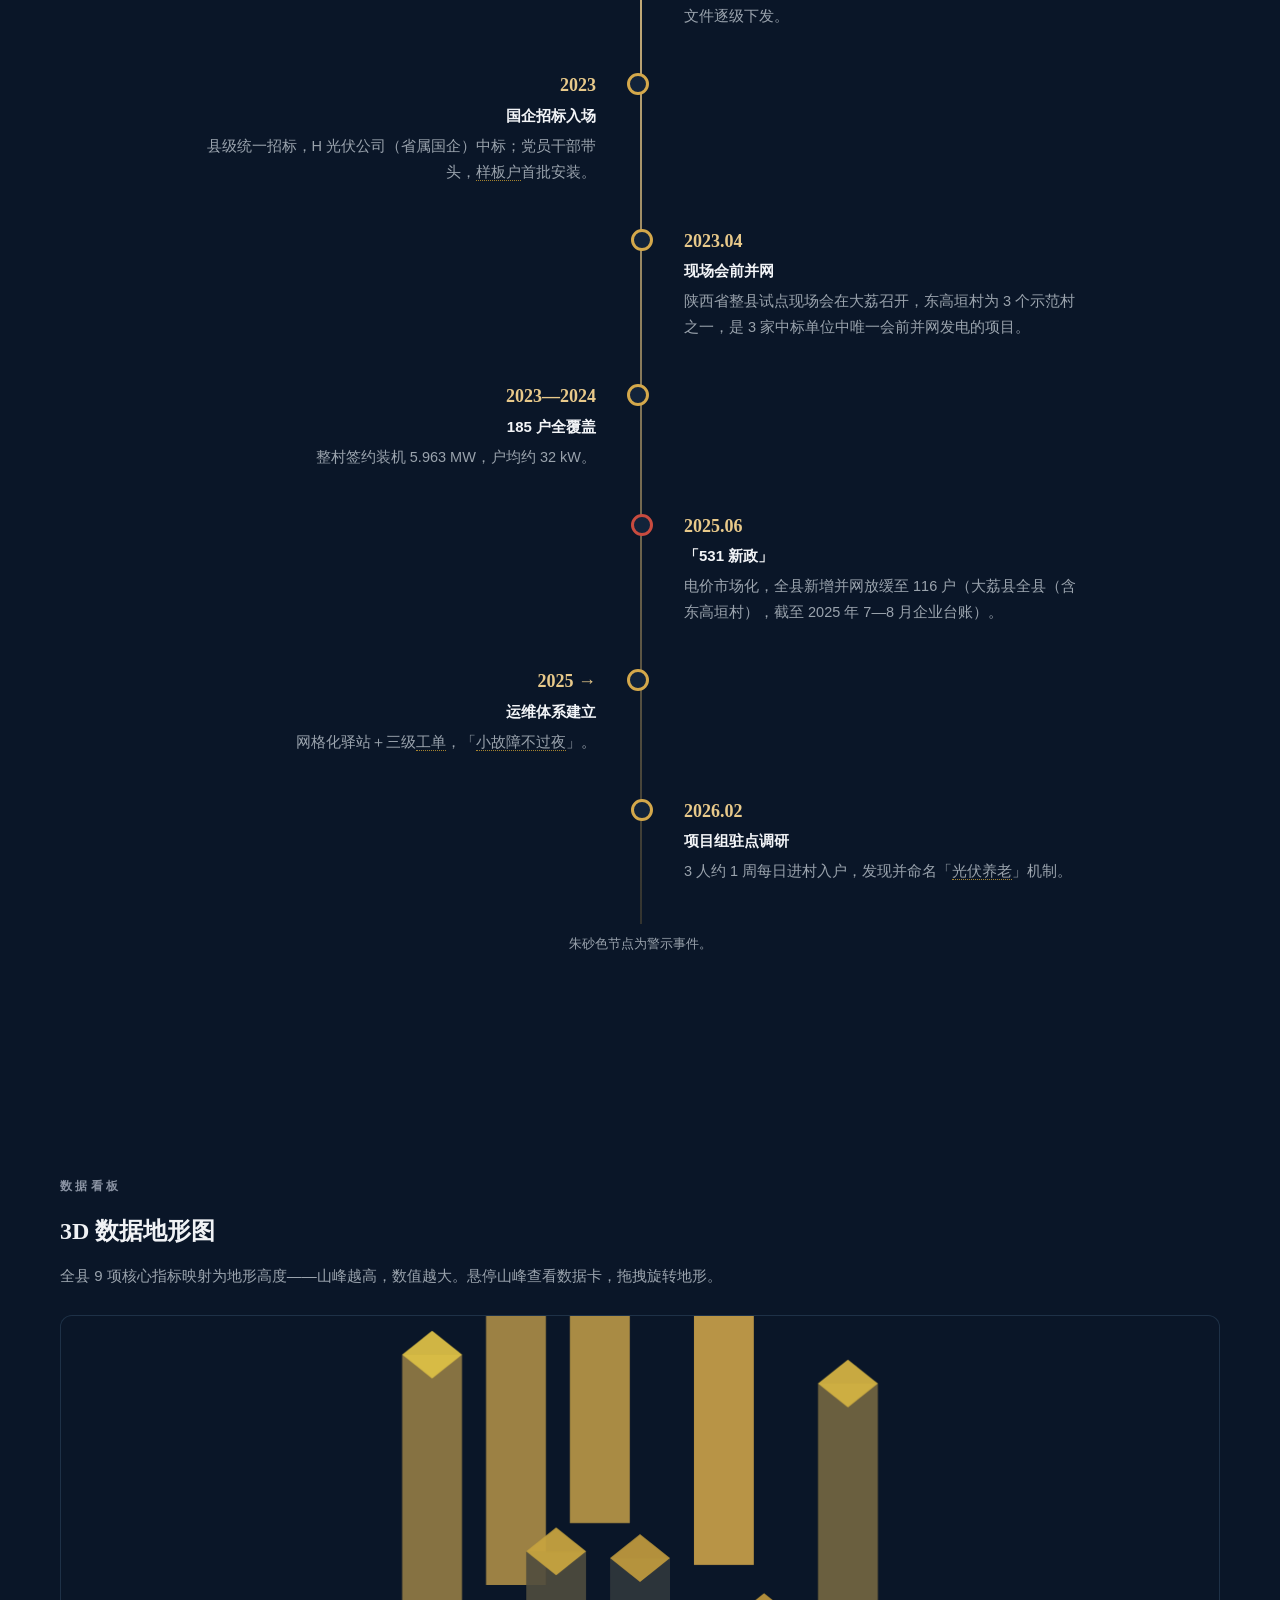
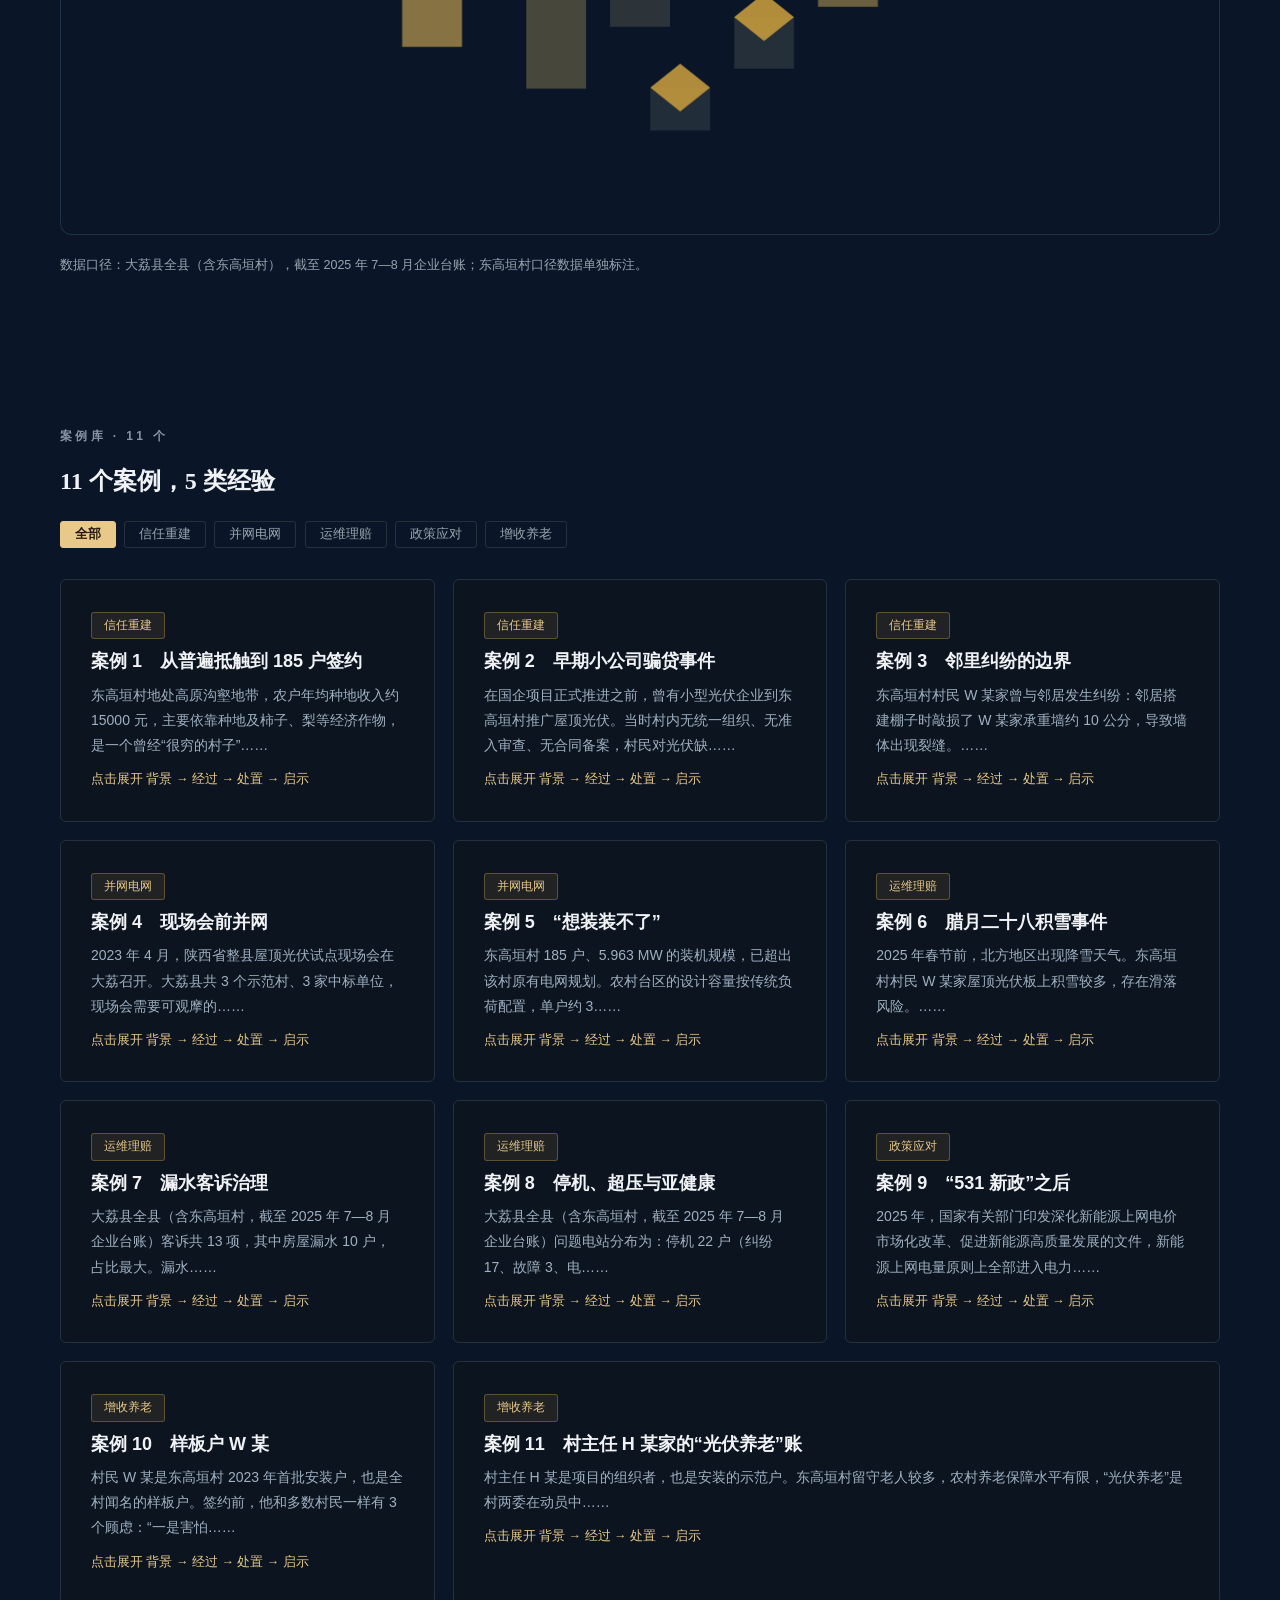
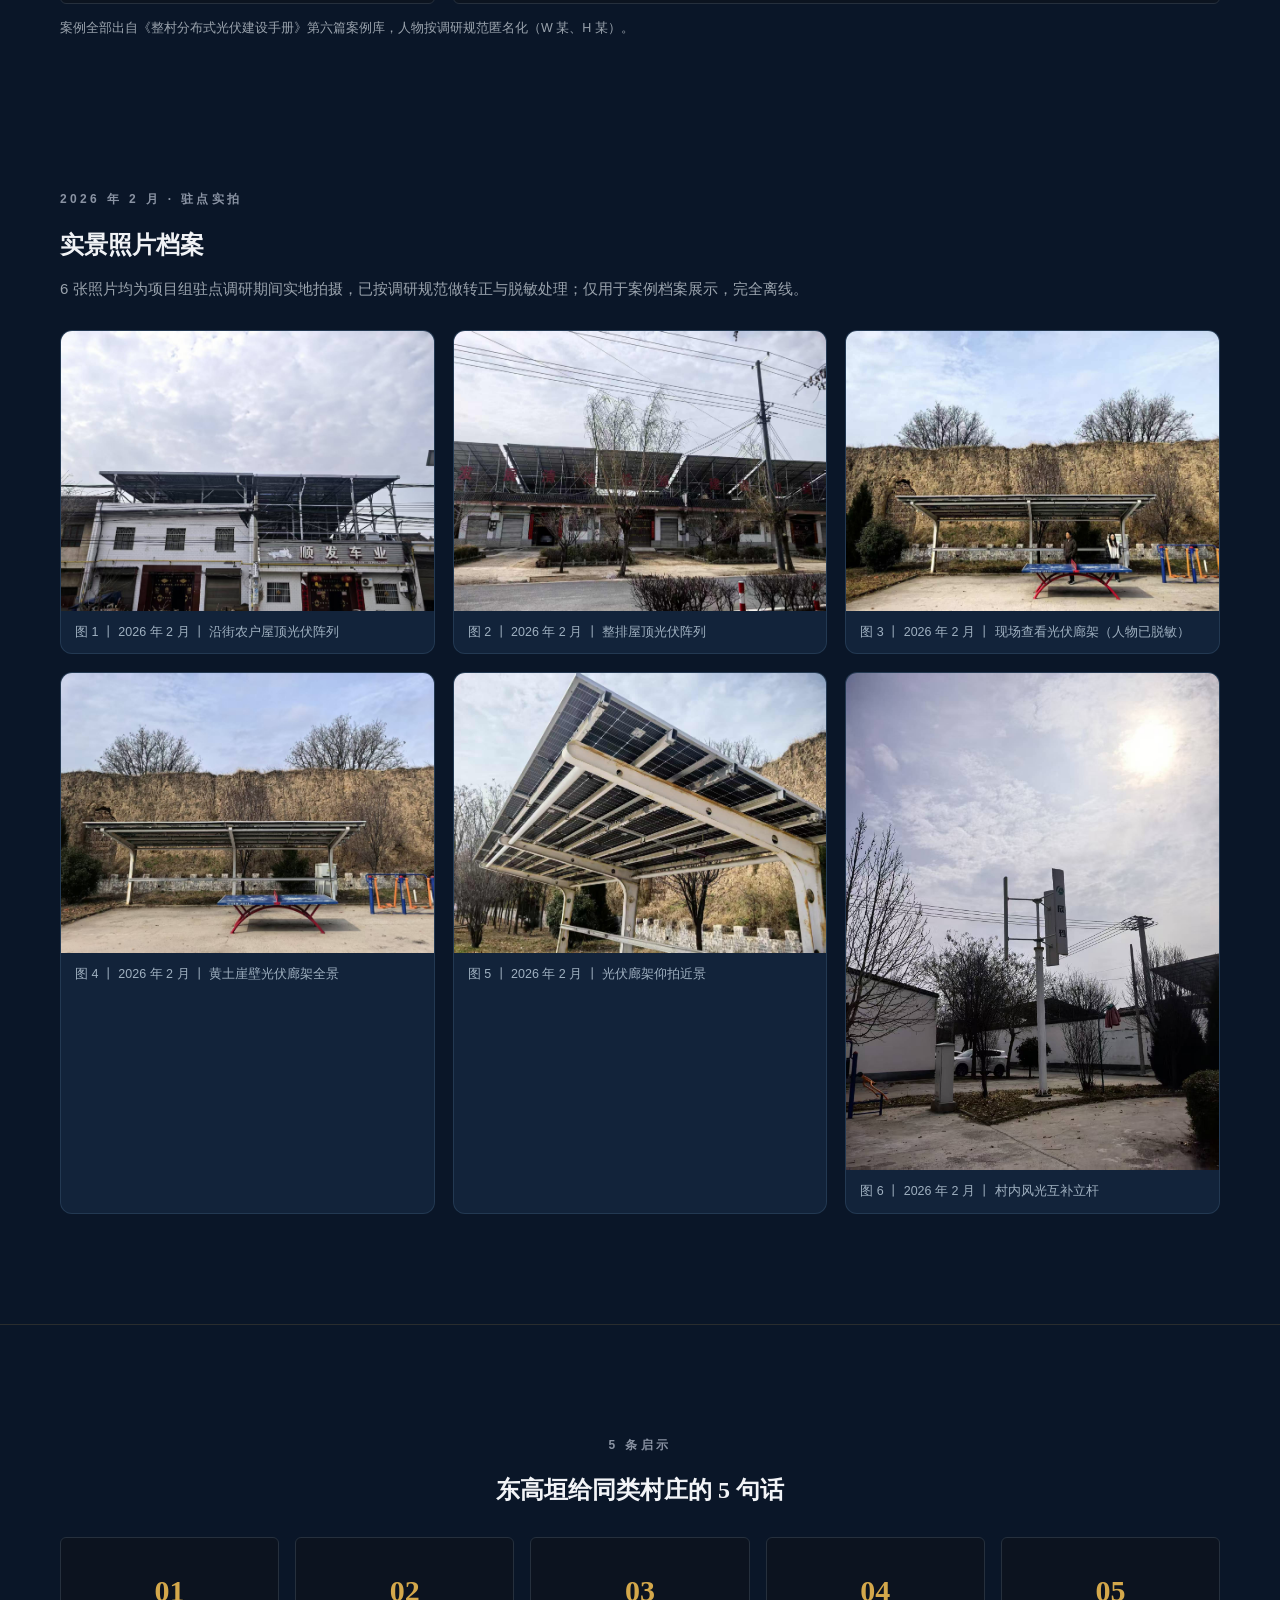
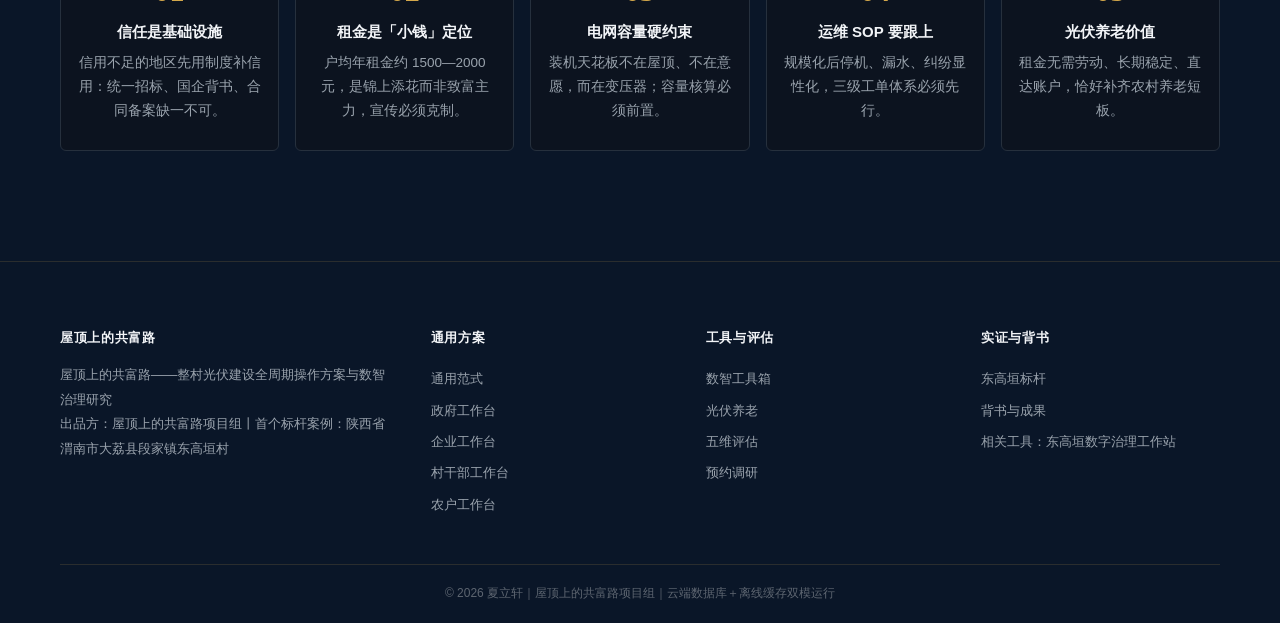
<file: cases.html>
<!DOCTYPE html>
<html lang="zh-CN">
<head>
<meta charset="UTF-8">
<meta name="viewport" content="width=device-width, initial-scale=1">
<title>东高垣标杆 —— 屋顶上的共富路</title>
<meta name="description" content="东高垣标杆：185 户整村光伏实践全记录——项目档案、建设历程、案例库与实景照片。">
<link rel="icon" href="assets/img/logo.png">
<link rel="stylesheet" href="assets/css/main.css">
<style>
.arch-grid{display:grid; grid-template-columns:repeat(3,1fr); gap:14px; margin-top:28px}
@media(max-width:900px){.arch-grid{grid-template-columns:1fr 1fr}}
@media(max-width:600px){.arch-grid{grid-template-columns:1fr}}
.arch-item{background:var(--ink2); border:1px solid rgba(61,90,117,.4); border-radius:12px; padding:16px 18px; cursor:pointer; transition:.3s}
.arch-item:hover{border-color:var(--gold)}
.arch-item b{color:var(--gold2); font-size:14px; letter-spacing:.05em}
.arch-item .v{font-size:16.5px; margin-top:4px}
.arch-item .d{font-size:13.5px; color:#9fb0c0; margin-top:8px; display:none}
.arch-item.open .d{display:block}
.tl-v{position:relative; max-width:900px; margin:36px auto 0}
.tl-v::before{content:""; position:absolute; left:50%; top:0; bottom:0; width:2px; background:linear-gradient(180deg,var(--gold2),rgba(212,168,75,.2))}
.tl-item{position:relative; width:50%; padding:0 44px 40px 0; text-align:right}
.tl-item:nth-child(even){margin-left:50%; padding:0 0 40px 44px; text-align:left}
.tl-item::before{content:""; position:absolute; top:4px; right:-9px; width:16px; height:16px; border-radius:50%; background:var(--ink2); border:3px solid var(--gold)}
.tl-item:nth-child(even)::before{right:auto; left:-9px}
.tl-item.warn::before{border-color:var(--red)}
.tl-item .yr{font-family:var(--mono); color:var(--gold2); font-weight:700; font-size:18px}
.tl-item p{font-size:14.5px; color:var(--sub); margin-top:4px}
@media(max-width:700px){.tl-v::before{left:8px} .tl-item,.tl-item:nth-child(even){width:100%; margin-left:0; padding:0 0 30px 34px; text-align:left} .tl-item::before,.tl-item:nth-child(even)::before{left:0; right:auto}}
.case-grid{display:grid; grid-template-columns:repeat(3,1fr); gap:18px; margin-top:28px}
.case-grid .case-card:last-child{grid-column:span 2}
@media(max-width:980px){.case-grid{grid-template-columns:1fr 1fr} .case-grid .case-card:last-child{grid-column:span 2}}
@media(max-width:640px){.case-grid{grid-template-columns:1fr} .case-grid .case-card:last-child{grid-column:span 1}}
.case-card{cursor:pointer}
.case-card .more{display:none; margin-top:12px; font-size:14px; color:var(--sub)}
.case-card.open .more{display:block}
.case-card .hint{font-size:12.5px; color:var(--gold2); margin-top:10px}
.photos{display:grid; grid-template-columns:repeat(3,1fr); gap:18px; margin-top:28px}
@media(max-width:900px){.photos{grid-template-columns:1fr 1fr}}
@media(max-width:560px){.photos{grid-template-columns:1fr}}
.photos figure{border-radius:12px; overflow:hidden; border:1px solid rgba(61,90,117,.4); background:var(--ink2)}
.photos figcaption{font-size:12.5px; color:#9fb0c0; padding:10px 14px}
#terrainCv{width:100%; height:520px; cursor:grab; border-radius:12px; background:rgba(10,22,40,.5); border:1px solid rgba(61,90,117,.4)}
.insight-band{display:grid; grid-template-columns:repeat(5,1fr); gap:16px; margin-top:30px}
@media(max-width:1000px){.insight-band{grid-template-columns:1fr 1fr}}
.insight{text-align:center; padding:26px 16px}
.insight .no{font-family:var(--mono); font-size:30px; color:var(--gold-deep); font-weight:700}
</style>
</head>
<body>
<div data-crumb></div>

<section class="section grain" style="padding-top:56px; padding-bottom:30px">
  <div class="wrap">
    <div class="kicker rv">严格案例页 · 专属东高垣</div>
    <h1 class="rv">东高垣标杆</h1>
    <p class="lead rv" style="margin-top:14px">陕西省渭南市大荔县段家镇东高垣村——185 户整村光伏实践全记录。本页全部数据来源：项目组 2025 年 7 月首次驻村、2026 年 2 月驻点调研与企业访谈；全县口径数据单独标注。</p>
  </div>
</section>

<!-- 项目档案卡 -->
<section class="section grain" style="padding-top:20px">
  <div class="wrap">
    <div class="kicker rv">项目档案</div>
    <h2 class="rv">13 项基本信息</h2>
    <div class="arch-grid rv" id="archGrid"></div>
    <p class="caption" style="margin-top:14px">点击任意条目展开详细数据。</p>
  </div>
</section>

<!-- 建设历程 -->
<section class="section light">
  <div class="wrap">
    <div class="kicker" style="text-align:center">关键事件全记录</div>
    <h2 style="text-align:center">建设历程时间轴</h2>
    <div class="tl-v">
      <div class="tl-item warn"><div class="yr">早期</div><b>小公司骗贷</b><p>低价收屋顶（一块板一年 15—20 元）、骗取身份证信息办贷款，仅六七户安装，村民普遍抵触。</p></div>
      <div class="tl-item"><div class="yr">2021</div><b>整县试点</b><p>大荔县纳入国家整县屋顶分布式光伏开发试点名单，县级红头文件逐级下发。</p></div>
      <div class="tl-item"><div class="yr">2023</div><b>国企招标入场</b><p>县级统一招标，H 光伏公司（省属国企）中标；党员干部带头，样板户首批安装。</p></div>
      <div class="tl-item"><div class="yr">2023.04</div><b>现场会前并网</b><p>陕西省整县试点现场会在大荔召开，东高垣村为 3 个示范村之一，是 3 家中标单位中唯一会前并网发电的项目。</p></div>
      <div class="tl-item"><div class="yr">2023—2024</div><b>185 户全覆盖</b><p>整村签约装机 5.963 MW，户均约 32 kW。</p></div>
      <div class="tl-item warn"><div class="yr">2025.06</div><b>「531 新政」</b><p>电价市场化，全县新增并网放缓至 116 户（大荔县全县（含东高垣村），截至 2025 年 7—8 月企业台账）。</p></div>
      <div class="tl-item"><div class="yr">2025 →</div><b>运维体系建立</b><p>网格化驿站＋三级工单，「小故障不过夜」。</p></div>
      <div class="tl-item"><div class="yr">2026.02</div><b>项目组驻点调研</b><p>3 人约 1 周每日进村入户，发现并命名「光伏养老」机制。</p></div>
    </div>
    <p class="caption" style="text-align:center; margin-top:10px">朱砂色节点为警示事件。</p>
  </div>
</section>

<!-- 3D 数据地形图 -->
<section class="section grain">
  <div class="wrap">
    <div class="kicker rv">数据看板</div>
    <h2 class="rv">3D 数据地形图</h2>
    <p class="lead rv">全县 9 项核心指标映射为地形高度——山峰越高，数值越大。悬停山峰查看数据卡，拖拽旋转地形。</p>
    <div class="rv" style="margin-top:26px"><canvas id="terrainCv"></canvas></div>
    <p class="caption" style="margin-top:12px">数据口径：大荔县全县（含东高垣村），截至 2025 年 7—8 月企业台账；东高垣村口径数据单独标注。</p>
  </div>
</section>

<!-- 案例库 -->
<section class="section grain" style="padding-top:40px">
  <div class="wrap">
    <div class="kicker rv">案例库 · 11 个</div>
    <h2 class="rv">11 个案例，5 类经验</h2>
    <div style="margin-top:20px" id="caseTags">
      <button class="tag on" data-c="">全部</button>
      <button class="tag" data-c="信任重建">信任重建</button>
      <button class="tag" data-c="并网电网">并网电网</button>
      <button class="tag" data-c="运维理赔">运维理赔</button>
      <button class="tag" data-c="政策应对">政策应对</button>
      <button class="tag" data-c="增收养老">增收养老</button>
    </div>
    <div class="case-grid" id="caseGrid"></div>
    <p class="caption" style="margin-top:14px">案例全部出自《整村分布式光伏建设手册》第六篇案例库，人物按调研规范匿名化（W 某、H 某）。</p>
  </div>
</section>

<!-- 实景照片档案 -->
<section class="section grain" style="padding-top:40px">
  <div class="wrap">
    <div class="kicker rv">2026 年 2 月 · 驻点实拍</div>
    <h2 class="rv">实景照片档案</h2>
    <p class="lead rv">6 张照片均为项目组驻点调研期间实地拍摄，已按调研规范做转正与脱敏处理；仅用于案例档案展示，完全离线。</p>
    <div class="photos rv">
      <figure><img src="assets/img/case-1.jpg" alt="沿街农户屋顶光伏阵列" loading="lazy"><figcaption>图 1 丨 2026 年 2 月 丨 沿街农户屋顶光伏阵列</figcaption></figure>
      <figure><img src="assets/img/case-2.jpg" alt="整排屋顶光伏阵列" loading="lazy"><figcaption>图 2 丨 2026 年 2 月 丨 整排屋顶光伏阵列</figcaption></figure>
      <figure><img src="assets/img/case-3.jpg" alt="项目组现场查看光伏廊架" loading="lazy"><figcaption>图 3 丨 2026 年 2 月 丨 现场查看光伏廊架（人物已脱敏）</figcaption></figure>
      <figure><img src="assets/img/case-4.jpg" alt="黄土崖壁光伏廊架全景" loading="lazy"><figcaption>图 4 丨 2026 年 2 月 丨 黄土崖壁光伏廊架全景</figcaption></figure>
      <figure><img src="assets/img/case-5.jpg" alt="光伏廊架仰拍近景" loading="lazy"><figcaption>图 5 丨 2026 年 2 月 丨 光伏廊架仰拍近景</figcaption></figure>
      <figure><img src="assets/img/case-6.jpg" alt="村内风光互补立杆" loading="lazy"><figcaption>图 6 丨 2026 年 2 月 丨 村内风光互补立杆</figcaption></figure>
    </div>
  </div>
</section>

<!-- 启示提炼 -->
<section class="section light">
  <div class="wrap">
    <div class="kicker" style="text-align:center">5 条启示</div>
    <h2 style="text-align:center">东高垣给同类村庄的 5 句话</h2>
    <div class="insight-band">
      <div class="card insight rv"><div class="no">01</div><b>信任是基础设施</b><p style="font-size:13.5px; color:var(--sub); margin-top:6px">信用不足的地区先用制度补信用：统一招标、国企背书、合同备案缺一不可。</p></div>
      <div class="card insight rv"><div class="no">02</div><b>租金是「小钱」定位</b><p style="font-size:13.5px; color:var(--sub); margin-top:6px">户均年租金约 1500—2000 元，是锦上添花而非致富主力，宣传必须克制。</p></div>
      <div class="card insight rv"><div class="no">03</div><b>电网容量硬约束</b><p style="font-size:13.5px; color:var(--sub); margin-top:6px">装机天花板不在屋顶、不在意愿，而在变压器；容量核算必须前置。</p></div>
      <div class="card insight rv"><div class="no">04</div><b>运维 SOP 要跟上</b><p style="font-size:13.5px; color:var(--sub); margin-top:6px">规模化后停机、漏水、纠纷显性化，三级工单体系必须先行。</p></div>
      <div class="card insight rv"><div class="no">05</div><b>光伏养老价值</b><p style="font-size:13.5px; color:var(--sub); margin-top:6px">租金无需劳动、长期稳定、直达账户，恰好补齐农村养老短板。</p></div>
    </div>
  </div>
</section>

<script src="assets/js/data.js"></script>
<script src="assets/js/effects.js"></script>
<script src="assets/js/main.js"></script>
<script>
document.addEventListener("DOMContentLoaded", function () {
  /* 档案卡 */
  var arch = [
    ["村庄区位", "陕西省渭南市大荔县段家镇", "地处高原沟壑地带，黄土台塬地貌。"],
    ["村庄产业", "种地＋柿子、梨等经济作物", "农户年均种地收入约 15000 元；村内主要收入来源仍为土地流转与经济作物。"],
    ["项目由来", "2021 年大荔县纳入国家整县试点", "县级发展改革部门印发试点推进红头文件，统一组织招标。"],
    ["示范地位", "3 个示范村之一", "2023 年 4 月省现场会实地观摩项目，3 家中标单位中唯一会前并网发电。"],
    ["签约规模", "185 户", "东高垣村口径，2026 年 2 月企业访谈。"],
    ["装机规模", "5.963 MW", "单户约 32 kW，折合约 50 块组件。"],
    ["投资", "约 2100 万元", "H 光伏公司（省属国有企业）全额投资建设，单瓦投资约 3.5 元。"],
    ["产出", "年发电约 805 万 kWh", "年发电收益约 286 万元（805 万 kWh × 0.3545 元/kWh），项目组交叉验证 285.4 万元。"],
    ["模式与租期", "农户零成本纯租赁 · 25 年", "G 项目运营公司负责运营、结算与分红；农户不出资、不贷款、不担保。"],
    ["租金标准", "30 元/块/年（人字坡 15 元）", "户均年租金约 1500—2000 元；屋顶租金（企业台账记为分红）。"],
    ["信任重建", "从普遍抵触到争相签约", "统一招标＋国企背书＋党员干部带头 3 重制度信用，逐户上门做工作。"],
    ["电网约束", "装机超出原电网规划", "电网投入数千万元改造线路、加装变压器，仍有拉闸限发；限发损失由企业承担。"],
    ["运维体系", "三级工单 · 网格化驿站", "停机 22 户／超压 514 户／亚健康 156 户（大荔县全县（含东高垣村），截至 2025 年 7—8 月企业台账）；客诉 13 项中漏水 10 户。"]
  ];
  var ag = document.getElementById("archGrid");
  ag.innerHTML = arch.map(function (a, i) {
    return '<div class="arch-item" data-i="' + i + '"><b>' + a[0] + '</b><div class="v">' + a[1] + '</div><div class="d">' + a[2] + "</div></div>";
  }).join("");
  ag.addEventListener("click", function (e) {
    var it = e.target.closest(".arch-item"); if (it) it.classList.toggle("open");
  });

  /* 3D 地形图 */
  FX.terrain(document.getElementById("terrainCv"), [
    { name: "持有电站", v: 4.4, label: "户数", text: "1900 余户" },
    { name: "完工容量", v: 4.8, label: "规模", text: "69.62 MW" },
    { name: "2023 并网", v: 2.6, label: "新增", text: "620 户" },
    { name: "2024 并网", v: 4.0, label: "新增", text: "1183 户" },
    { name: "2025 并网", v: 0.8, label: "新增", text: "116 户（「531 新政」后）" },
    { name: "停机电站", v: 0.6, label: "一级", text: "22 户" },
    { name: "超压电站", v: 3.4, label: "二级", text: "514 户" },
    { name: "亚健康电站", v: 1.6, label: "三级", text: "156 户" },
    { name: "客诉", v: 0.5, label: "工单", text: "13 项（漏水 10 户）" }
  ]);

  /* 案例库 */
  function renderCases(cat) {
    var rows = PVDATA.cases.filter(function (c) { return !cat || c.cat === cat; });
    document.getElementById("caseGrid").innerHTML = rows.map(function (c) {
      var short = c["启示"].split("；")[0].replace(/^其一，?/, "");
      return '<div class="card case-card hover-line"><span class="pill">' + c.cat + '</span>' +
        '<h3 style="font-size:18px; margin-top:10px">案例 ' + c.no + "　" + c.title.split("：")[0] + "</h3>" +
        '<p style="font-size:14px; color:#9fb0c0; margin-top:8px">' + c["背景"].slice(0, 60) + "……</p>" +
        '<div class="more"><p><b style="color:var(--gold2)">背景：</b>' + c["背景"] + "</p>" +
        '<p style="margin-top:8px"><b style="color:var(--gold2)">经过：</b>' + c["经过"] + "</p>" +
        '<p style="margin-top:8px"><b style="color:var(--gold2)">处置：</b>' + c["处置"] + "</p>" +
        '<p style="margin-top:8px"><b style="color:var(--gold2)">启示：</b>' + c["启示"] + "</p></div>" +
        '<div class="hint">点击展开 背景 → 经过 → 处置 → 启示</div></div>';
    }).join("");
  }
  renderCases("");
  document.getElementById("caseGrid").addEventListener("click", function (e) {
    var c = e.target.closest(".case-card"); if (c) c.classList.toggle("open");
  });
  document.getElementById("caseTags").addEventListener("click", function (e) {
    var b = e.target.closest(".tag"); if (!b) return;
    document.querySelectorAll("#caseTags .tag").forEach(function (t) { t.classList.remove("on"); });
    b.classList.add("on"); renderCases(b.dataset.c);
  });
});
</script>
</body>
</html>
</file>
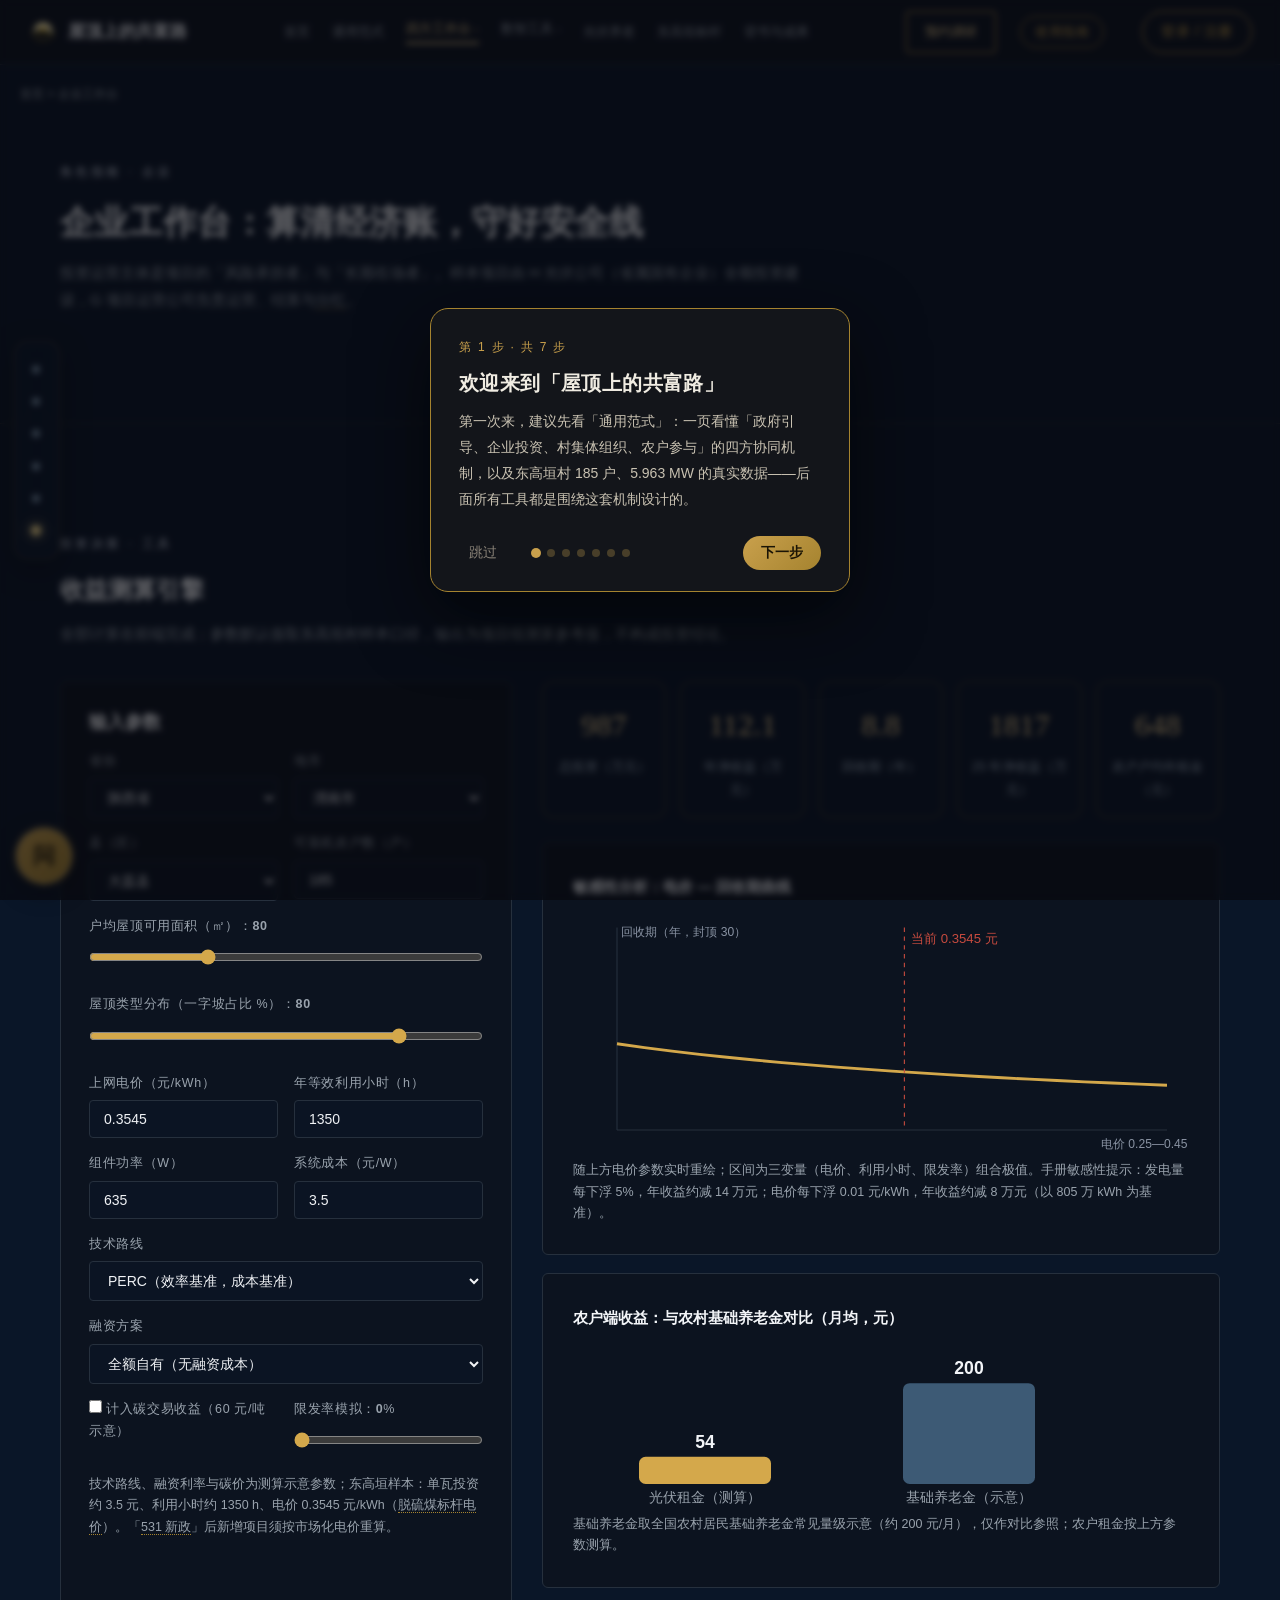
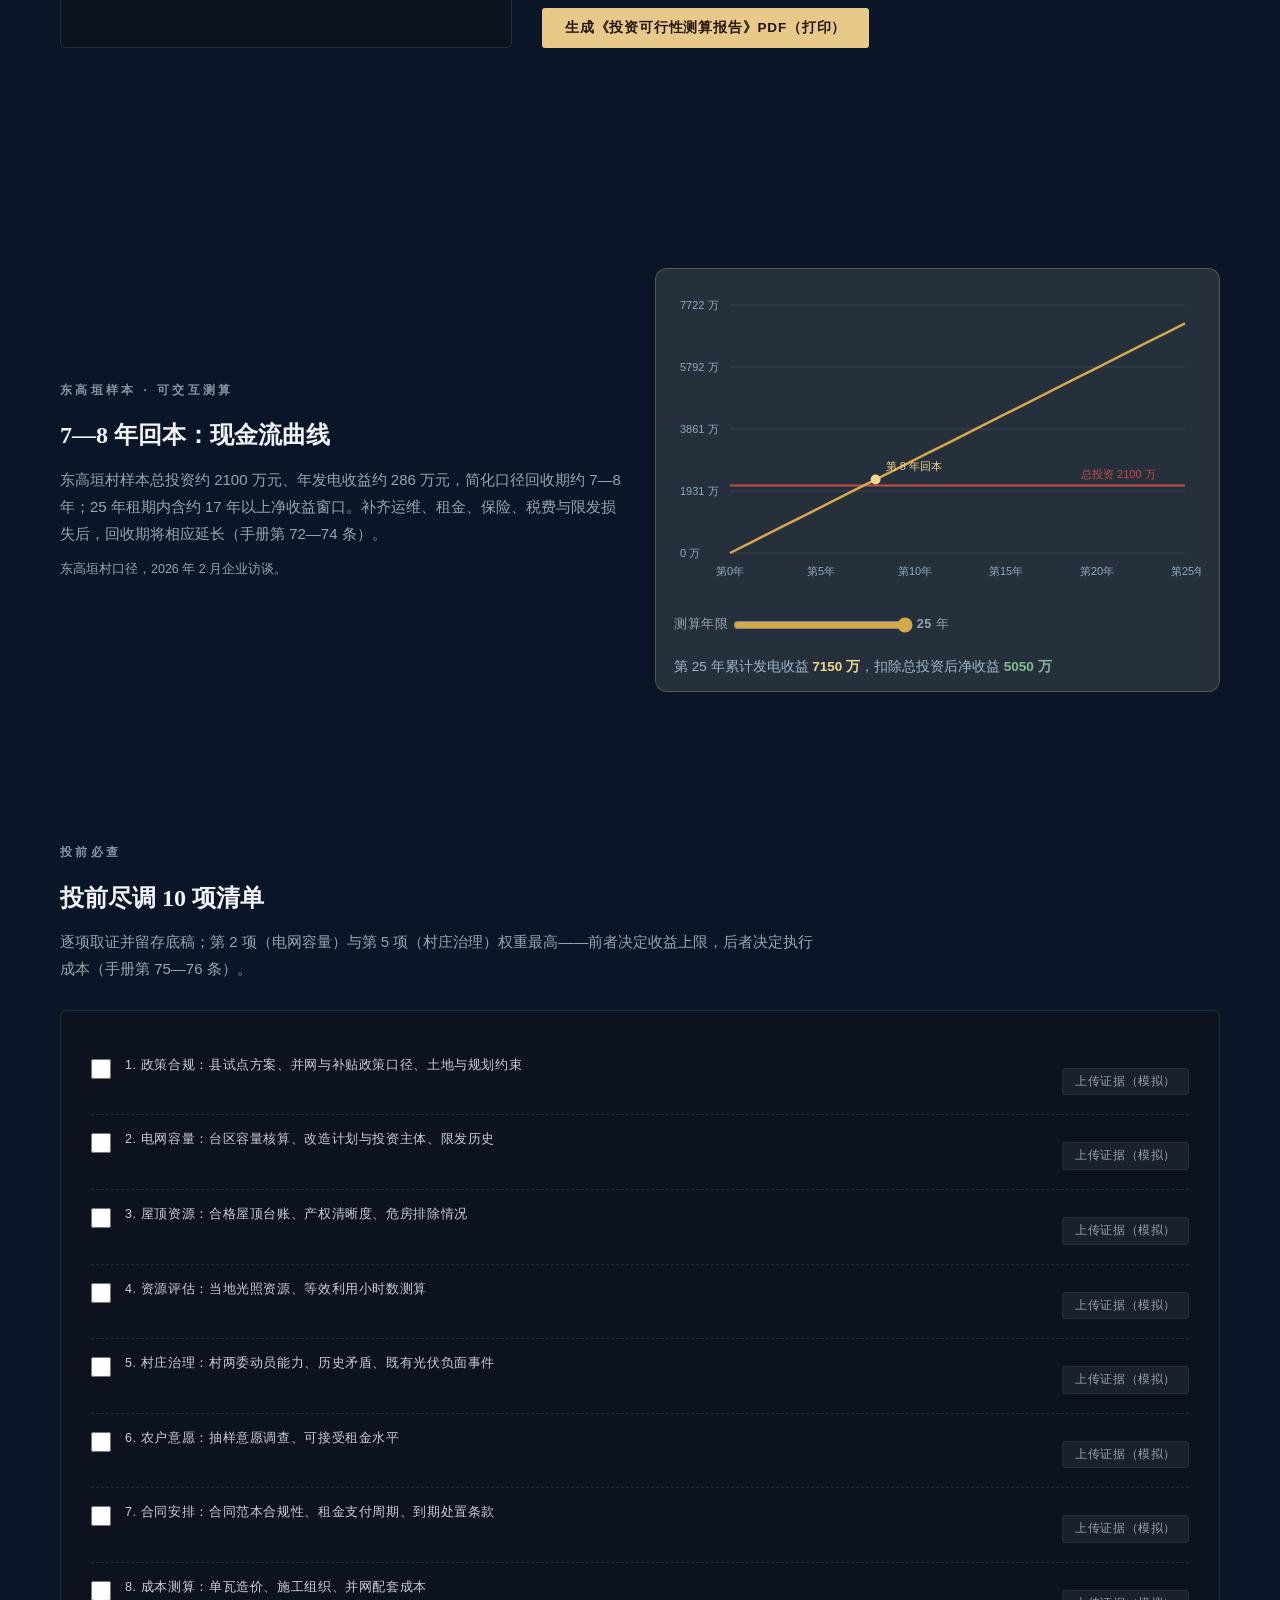
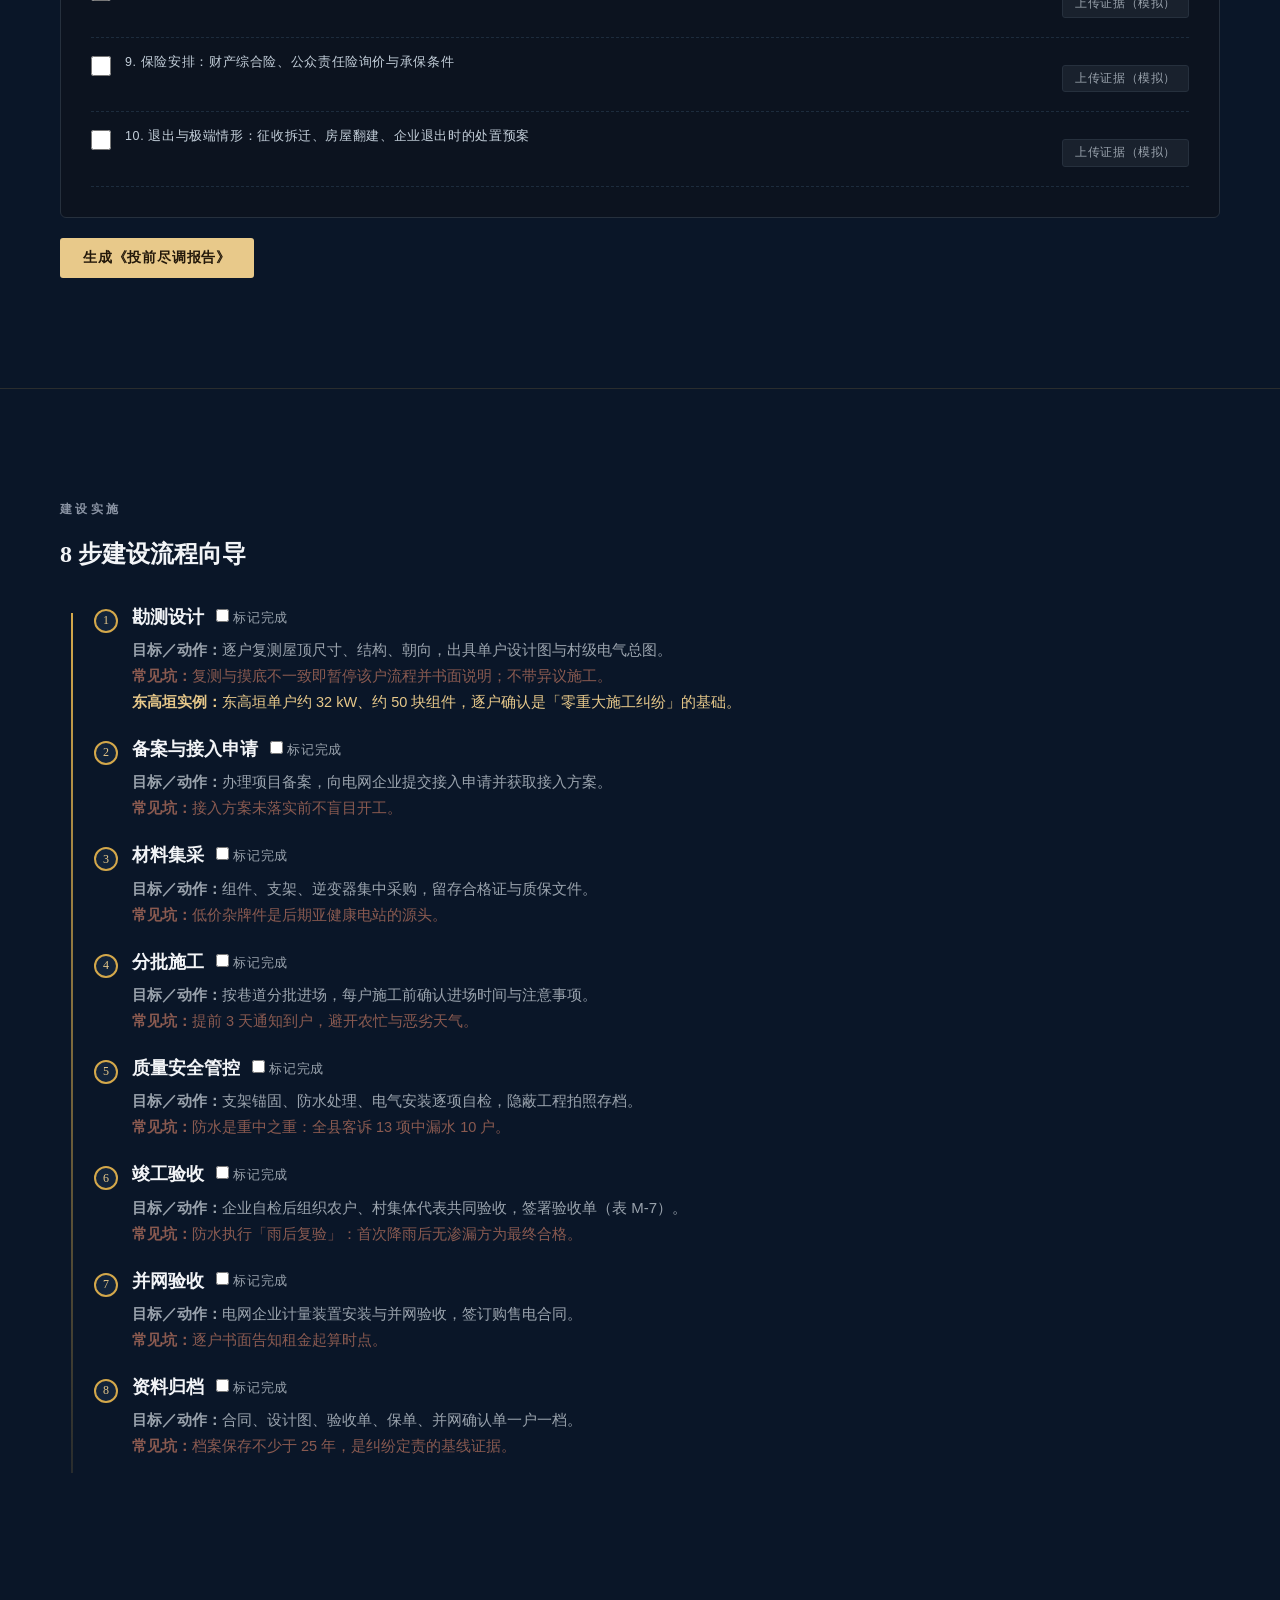
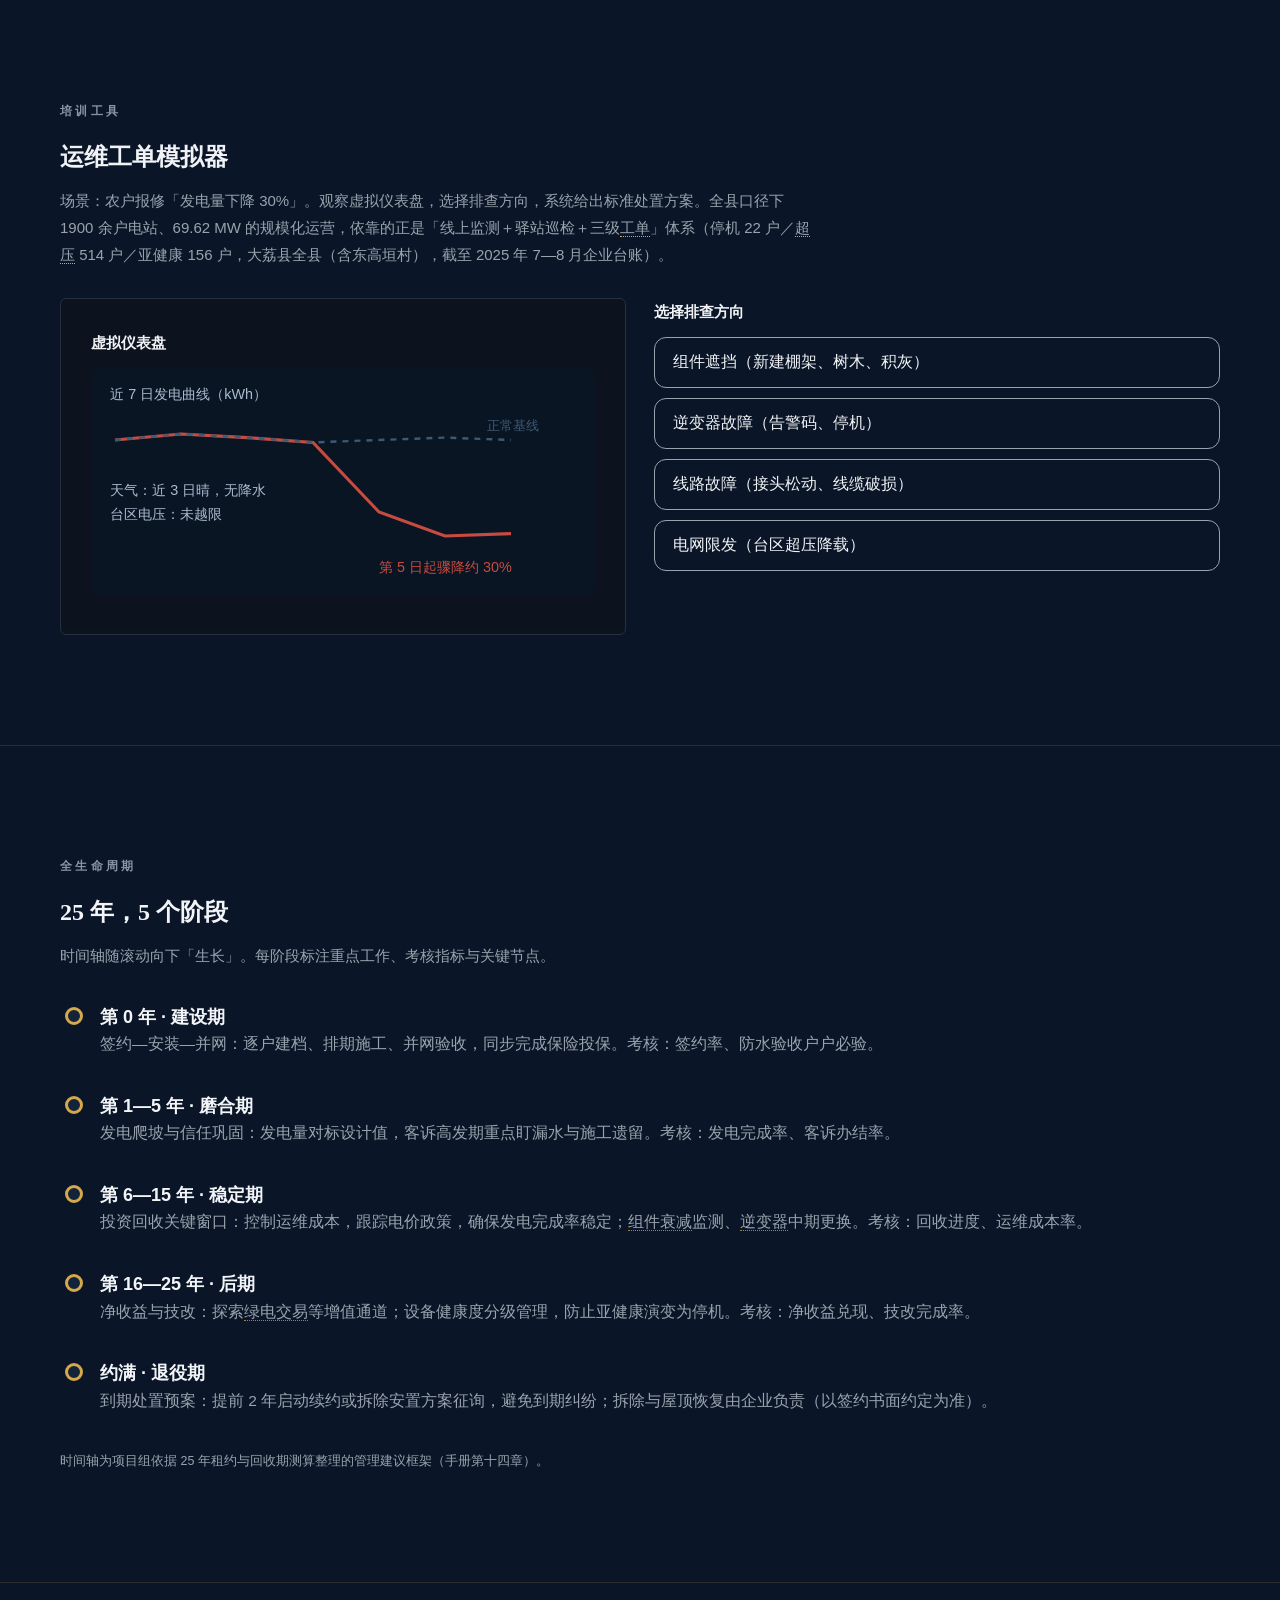
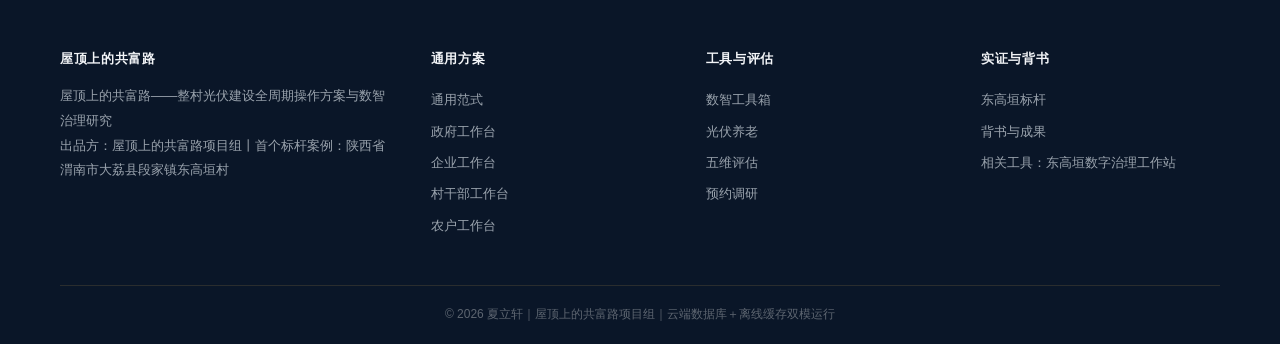
<file: ent.html>
<!DOCTYPE html>
<html lang="zh-CN">
<head>
<meta charset="UTF-8">
<meta name="viewport" content="width=device-width, initial-scale=1">
<title>企业工作台 —— 屋顶上的共富路</title>
<meta name="description" content="企业工作台：投资测算、投前尽调、建设向导、运维模拟与 25 年生命周期。">
<link rel="icon" href="assets/img/logo.png">
<link rel="stylesheet" href="assets/css/main.css">
<link rel="stylesheet" href="assets/css/govdoc.css">
<link rel="stylesheet" href="assets/css/gov-print.css">
<style>
.calc-grid{display:grid; grid-template-columns:2fr 3fr; gap:30px; margin-top:34px}
@media(max-width:960px){.calc-grid{grid-template-columns:1fr}}
.in-panel{padding:28px}
.in-panel .row2{display:grid; grid-template-columns:1fr 1fr; gap:0 16px}
.res-big{display:grid; grid-template-columns:repeat(5,1fr); gap:14px; margin-bottom:24px}
@media(max-width:960px){.res-big{grid-template-columns:1fr 1fr}}
.res-big .cell{background:rgba(10,22,40,.5); border:1px solid rgba(212,168,75,.3); border-radius:12px; padding:16px 12px; text-align:center}
.res-big .din{font-size:30px}
.res-big .lb{font-size:12.5px; color:#9fb0c0; margin-top:4px}
.ring-wrap{display:grid; grid-template-columns:1fr 1fr; gap:30px; align-items:center}
@media(max-width:900px){.ring-wrap{grid-template-columns:1fr}}
.dd-item{display:flex; gap:14px; align-items:flex-start; padding:13px 0; border-bottom:1px dashed rgba(61,90,117,.35)}
.dd-item input{width:20px; height:20px; margin-top:5px; accent-color:var(--gold); flex:none}
.dd-item .up{margin-left:auto; flex:none}
.flow8{position:relative}
#flow8 .fstep{position:relative; padding-left:38px}
#flow8 .fstep .step-dot{left:0}
.sim-grid{display:grid; grid-template-columns:1fr 1fr; gap:28px; margin-top:30px}
@media(max-width:900px){.sim-grid{grid-template-columns:1fr}}
.sim-opt{display:block; width:100%; text-align:left; background:var(--ink); border:1px solid var(--mist); color:var(--paper); border-radius:12px; padding:14px 18px; margin-bottom:10px; font-size:15.5px; transition:.25s}
.sim-opt:hover{border-color:var(--gold)}
.sim-opt.sel{border-color:var(--gold); background:rgba(212,168,75,.1)}
.life{position:relative; padding-left:40px}
.life::before{content:""; position:absolute; left:12px; top:0; height:var(--grow,0%); width:3px; background:linear-gradient(180deg,var(--gold2),var(--gold)); transition:height .2s linear}
.life::after{content:""; position:absolute; left:12px; top:0; bottom:0; width:3px; background:rgba(61,90,117,.35); z-index:-1}
.life-item{position:relative; padding:0 0 36px 0}
.life-item .dot{position:absolute; left:-35px; top:2px; width:18px; height:18px; border-radius:50%; background:var(--ink2); border:3px solid var(--gold)}

/* ---------- 现金流曲线 ---------- */
.cf-wrap{background:var(--panel-bd);border:1px solid rgba(212,168,75,.3);border-radius:12px;padding:18px 18px 12px}
#cfChart{width:100%;display:block}
.cf-ctl{display:flex;flex-wrap:wrap;gap:10px 22px;align-items:center;justify-content:space-between;margin-top:10px;font-size:13px;color:#9FB4C8}
.cf-read{font-size:13.5px}
</style>
</head>
<body>
<div data-crumb></div>

<section class="section grain" style="padding-top:56px">
  <div class="wrap">
    <div class="kicker rv">角色指南 · 企业</div>
    <h1 class="rv">企业工作台：算清经济账，守好安全线</h1>
    <p class="lead rv" style="margin-top:14px">投资运营主体是项目的「风险承担者」与「长期在场者」。样本项目由 H 光伏公司（省属国有企业）全额投资建设，G 项目运营公司负责运营、结算与分红。</p>
  </div>
</section>

<!-- 收益测算引擎 -->
<section class="section light" id="calc" data-nav="收益测算">
  <div class="wrap">
    <div class="kicker rv">投资决策 · 工具</div>
    <h2 class="rv">收益测算引擎</h2>
    <p class="lead rv">全部计算在前端完成；参数默认值取东高垣村样本口径，输出为项目组测算参考值，不构成投资结论。</p>
    <div class="calc-grid">
      <div class="card in-panel rv">
        <h3>输入参数</h3>
        <div class="row2">
          <div><label>省份</label><select id="cProv"><option>陕西省</option><option>其他（手动调参）</option></select></div>
          <div><label>地市</label><select id="cCity"><option>渭南市</option><option>其他</option></select></div>
        </div>
        <div class="row2">
          <div><label>县（区）</label><select id="cCounty"><option>大荔县</option><option>其他</option></select></div>
          <div><label>可装机农户数（户）</label><input type="number" id="cN" value="185" min="1"></div>
        </div>
        <label>户均屋顶可用面积（㎡）：<b id="cAreaV">80</b></label>
        <input type="range" id="cArea" min="30" max="200" value="80">
        <label>屋顶类型分布（一字坡占比 %）：<b id="cSlopeV">80</b></label>
        <input type="range" id="cSlope" min="0" max="100" value="80">
        <div class="row2">
          <div><label>上网电价（元/kWh）</label><input type="number" id="cPrice" value="0.3545" step="0.01" min="0"></div>
          <div><label>年等效利用小时（h）</label><input type="number" id="cHours" value="1350" min="0"></div>
        </div>
        <div class="row2">
          <div><label>组件功率（W）</label><input type="number" id="cWatt" value="635" min="0"></div>
          <div><label>系统成本（元/W）</label><input type="number" id="cCost" value="3.5" step="0.1" min="0"></div>
        </div>
        <label>技术路线</label>
        <select id="cTech">
          <option value="1,1">PERC（效率基准，成本基准）</option>
          <option value="1.06,1.05">TOPCon（效率 +6%，造价 +5%）</option>
          <option value="1.11,1.12">HJT（效率 +11%，造价 +12%）</option>
        </select>
        <label>融资方案</label>
        <select id="cFin">
          <option value="0">全额自有（无融资成本）</option>
          <option value="0.035">70% 贷款 · 年利率 3.5% 示意</option>
          <option value="0.045">70% 贷款 · 年利率 4.5% 示意</option>
        </select>
        <div class="row2">
          <div><label><input type="checkbox" id="cCarbon" style="width:auto"> 计入碳交易收益（60 元/吨示意）</label></div>
          <div><label>限发率模拟：<b id="cCurtV">0</b>%</label><input type="range" id="cCurt" min="0" max="15" value="0"></div>
        </div>
        <p class="caption" style="margin-top:12px">技术路线、融资利率与碳价为测算示意参数；东高垣样本：单瓦投资约 3.5 元、利用小时约 1350 h、电价 0.3545 元/kWh（脱硫煤标杆电价）。「531 新政」后新增项目须按市场化电价重算。</p>
      </div>
      <div class="rv">
        <div class="res-big">
          <div class="cell"><div class="din num-glow" id="rInv">—</div><div class="lb">总投资（万元）</div></div>
          <div class="cell"><div class="din num-glow" id="rRev">—</div><div class="lb">年净收益（万元）</div></div>
          <div class="cell"><div class="din num-glow" id="rPb">—</div><div class="lb">回收期（年）</div></div>
          <div class="cell"><div class="din num-glow" id="rNet25">—</div><div class="lb">25 年净收益（万元）</div></div>
          <div class="cell"><div class="din num-glow" id="rRent">—</div><div class="lb">农户户均年租金（元）</div></div>
        </div>
        <div class="card" style="margin-bottom:18px">
          <b>敏感性分析：电价 — 回收期曲线</b>
          <svg id="sensSvg" viewBox="0 0 560 220" style="width:100%; margin-top:10px"></svg>
          <p class="caption">随上方电价参数实时重绘；区间为三变量（电价、利用小时、限发率）组合极值。手册敏感性提示：发电量每下浮 5%，年收益约减 14 万元；电价每下浮 0.01 元/kWh，年收益约减 8 万元（以 805 万 kWh 为基准）。</p>
        </div>
        <div class="card">
          <b>农户端收益：与农村基础养老金对比（月均，元）</b>
          <svg id="cmpSvg" viewBox="0 0 560 150" style="width:100%; margin-top:10px"></svg>
          <p class="caption">基础养老金取全国农村居民基础养老金常见量级示意（约 200 元/月），仅作对比参照；农户租金按上方参数测算。</p>
        </div>
        <div style="margin-top:20px"><button class="btn btn-gold" id="invPrint">生成《投资可行性测算报告》PDF（打印）</button></div>
        <!-- 公文打印版容器：只承载测算报告，打印时经 PV.printZone 隔离输出 -->
        <div id="invDoc" style="display:none"></div>
      </div>
    </div>
  </div>
</section>

<!-- 3D 回收期环 -->
<section class="section grain" id="ring" data-nav="回收期样本">
  <div class="wrap ring-wrap">
    <div>
      <div class="kicker rv">东高垣样本 · 可交互测算</div>
      <h2 class="rv">7—8 年回本：现金流曲线</h2>
      <p class="lead rv" style="margin-top:12px">东高垣村样本总投资约 2100 万元、年发电收益约 286 万元，简化口径回收期约 7—8 年；25 年租期内含约 17 年以上净收益窗口。补齐运维、租金、保险、税费与限发损失后，回收期将相应延长（手册第 72—74 条）。</p>
      <p class="caption" style="margin-top:12px">东高垣村口径，2026 年 2 月企业访谈。</p>
    </div>
    <div class="cf-wrap">
      <canvas id="cfChart" height="300"></canvas>
      <div class="cf-ctl">
        <label>测算年限 <input type="range" id="cfYears" min="5" max="25" value="25" style="width:180px;accent-color:#D4A84B;vertical-align:middle"> <b id="cfY">25</b> 年</label>
        <span id="cfRead" class="cf-read"></span>
      </div>
    </div>
  </div>
</section>

<!-- 尽调 10 项 -->
<section class="section grain" style="padding-top:40px" id="dd" data-nav="投前尽调">
  <div class="wrap">
    <div class="kicker rv">投前必查</div>
    <h2 class="rv">投前尽调 10 项清单</h2>
    <p class="lead rv">逐项取证并留存底稿；第 2 项（电网容量）与第 5 项（村庄治理）权重最高——前者决定收益上限，后者决定执行成本（手册第 75—76 条）。</p>
    <div class="card rv" style="margin-top:28px" id="ddList"></div>
    <div style="margin-top:20px; display:flex; gap:16px; flex-wrap:wrap">
      <button class="btn btn-gold" id="ddBtn">生成《投前尽调报告》</button>
      <button class="btn btn-line" id="ddPrint" style="display:none">导出 PDF（打印）</button>
    </div>
    <div id="ddResult" class="note-box" style="margin-top:16px; display:none"></div>
    <!-- 公文打印版容器：只承载尽调报告，打印时经 PV.printZone 隔离输出 -->
    <div id="ddDoc" style="display:none"></div>
  </div>
</section>

<!-- 8 步建设向导 -->
<section class="section light" id="flow" data-nav="建设流程">
  <div class="wrap">
    <div class="kicker rv">建设实施</div>
    <h2 class="rv">8 步建设流程向导</h2>
    <div class="steps-vert" style="margin-top:34px" id="flow8"></div>
  </div>
</section>

<!-- 运维工单模拟器 -->
<section class="section grain" id="sim" data-nav="运维工单">
  <div class="wrap">
    <div class="kicker rv">培训工具</div>
    <h2 class="rv">运维工单模拟器</h2>
    <p class="lead rv">场景：农户报修「发电量下降 30%」。观察虚拟仪表盘，选择排查方向，系统给出标准处置方案。全县口径下 1900 余户电站、69.62 MW 的规模化运营，依靠的正是「线上监测＋驿站巡检＋三级工单」体系（停机 22 户／超压 514 户／亚健康 156 户，大荔县全县（含东高垣村），截至 2025 年 7—8 月企业台账）。</p>
    <div class="sim-grid">
      <div class="card rv">
        <b>虚拟仪表盘</b>
        <svg viewBox="0 0 420 190" style="width:100%; margin-top:12px">
          <rect x="0" y="0" width="420" height="190" rx="10" fill="rgba(10,22,40,.6)"/>
          <text x="16" y="26" fill="#a9bccf" font-size="12">近 7 日发电曲线（kWh）</text>
          <polyline points="20,60 75,55 130,58 185,62 240,120 295,140 350,138" fill="none" stroke="#C84B3F" stroke-width="2.6"/>
          <polyline points="20,60 75,55 130,58 185,62 240,60 295,58 350,60" fill="none" stroke="#3D5A75" stroke-width="2" stroke-dasharray="5 5"/>
          <text x="330" y="52" fill="#3D5A75" font-size="11">正常基线</text>
          <text x="240" y="170" fill="#C84B3F" font-size="12">第 5 日起骤降约 30%</text>
          <text x="16" y="106" fill="#a9bccf" font-size="12">天气：近 3 日晴，无降水</text>
          <text x="16" y="126" fill="#a9bccf" font-size="12">台区电压：未越限</text>
        </svg>
      </div>
      <div class="rv">
        <b>选择排查方向</b>
        <div style="margin-top:12px" id="simOpts">
          <button class="sim-opt" data-i="0">组件遮挡（新建棚架、树木、积灰）</button>
          <button class="sim-opt" data-i="1">逆变器故障（告警码、停机）</button>
          <button class="sim-opt" data-i="2">线路故障（接头松动、线缆破损）</button>
          <button class="sim-opt" data-i="3">电网限发（台区超压降载）</button>
        </div>
        <div id="simResult" class="note-box" style="display:none; margin-top:6px"></div>
        <button class="btn btn-line" id="simPdf" style="display:none; margin-top:14px">生成工单记录（打印 PDF）</button>
        <!-- 公文打印版容器：只承载工单记录，打印时经 PV.printZone 隔离输出 -->
        <div id="simDoc" style="display:none"></div>
      </div>
    </div>
  </div>
</section>

<!-- 25 年生命周期 -->
<section class="section light" id="lifeSec" data-nav="生命周期">
  <div class="wrap">
    <div class="kicker rv">全生命周期</div>
    <h2 class="rv">25 年，5 个阶段</h2>
    <p class="lead rv">时间轴随滚动向下「生长」。每阶段标注重点工作、考核指标与关键节点。</p>
    <div class="life" id="life" style="margin-top:36px">
      <div class="life-item rv"><span class="dot"></span><h3>第 0 年 · 建设期</h3><p style="color:var(--sub); font-size:15.5px">签约—安装—并网：逐户建档、排期施工、并网验收，同步完成保险投保。考核：签约率、防水验收户户必验。</p></div>
      <div class="life-item rv"><span class="dot"></span><h3>第 1—5 年 · 磨合期</h3><p style="color:var(--sub); font-size:15.5px">发电爬坡与信任巩固：发电量对标设计值，客诉高发期重点盯漏水与施工遗留。考核：发电完成率、客诉办结率。</p></div>
      <div class="life-item rv"><span class="dot"></span><h3>第 6—15 年 · 稳定期</h3><p style="color:var(--sub); font-size:15.5px">投资回收关键窗口：控制运维成本，跟踪电价政策，确保发电完成率稳定；组件衰减监测、逆变器中期更换。考核：回收进度、运维成本率。</p></div>
      <div class="life-item rv"><span class="dot"></span><h3>第 16—25 年 · 后期</h3><p style="color:var(--sub); font-size:15.5px">净收益与技改：探索绿电交易等增值通道；设备健康度分级管理，防止亚健康演变为停机。考核：净收益兑现、技改完成率。</p></div>
      <div class="life-item rv"><span class="dot"></span><h3>约满 · 退役期</h3><p style="color:var(--sub); font-size:15.5px">到期处置预案：提前 2 年启动续约或拆除安置方案征询，避免到期纠纷；拆除与屋顶恢复由企业负责（以签约书面约定为准）。</p></div>
    </div>
    <p class="caption">时间轴为项目组依据 25 年租约与回收期测算整理的管理建议框架（手册第十四章）。</p>
  </div>
</section>

<script src="assets/js/data.js"></script>
<script src="assets/js/effects.js"></script>
<script src="assets/js/main.js"></script>
<script src="assets/js/sidenav.js" defer></script>
<script>
document.addEventListener("DOMContentLoaded", function () {
  /* 测算引擎 */
  var ids = ["cN", "cArea", "cSlope", "cPrice", "cHours", "cWatt", "cCost", "cTech", "cFin", "cCarbon", "cCurt"];
  function calc() {
    var N = +v("cN"), A = +v("cArea"), slope = +v("cSlope") / 100, price = +v("cPrice"), hours = +v("cHours"),
        watt = +v("cWatt"), cost = +v("cCost"), curt = +v("cCurt") / 100;
    var tech = v("cTech").split(","), eff = +tech[0], costMul = +tech[1];
    var finRate = +v("cFin");
    document.getElementById("cAreaV").textContent = A;
    document.getElementById("cSlopeV").textContent = slope * 100;
    document.getElementById("cCurtV").textContent = +v("cCurt");
    var panelsPer = Math.floor(A * PVCONST.ROOF_K / PVCONST.PANEL_AREA);
    var rentPer = PVCONST.RENT_YZ * slope + PVCONST.RENT_RZ * (1 - slope);
    var kwPer = panelsPer * watt / 1000 * eff;
    var totalKw = kwPer * N;
    var inv = totalKw * 1000 * cost * costMul / 10000; // 万元
    var kwh = totalKw * hours * (1 - curt);
    var gross = kwh * price / 10000;
    var rentTotal = panelsPer * N * rentPer / 10000;
    var om = gross * 0.08;
    var finCost = inv * 0.7 * finRate;
    var carbon = document.getElementById("cCarbon").checked ? kwh * 0.8 / 1000 * 60 / 10000 : 0;
    var net = gross - rentTotal - om - finCost + carbon;
    var pb = net > 0 ? inv / net : Infinity;
    var net25 = net * 25 - inv;
    t("rInv", inv.toFixed(0)); t("rRev", net.toFixed(1));
    t("rPb", isFinite(pb) ? pb.toFixed(1) : "不可回收"); t("rNet25", net25.toFixed(0));
    t("rRent", Math.round(panelsPer * rentPer));
    drawSens(N, panelsPer, kwPer, rentPer, hours, cost * costMul, finRate, curt);
    drawCmp(panelsPer * rentPer / 12);
    return { pb: pb };
  }
  function v(id) { return document.getElementById(id).value; }
  function t(id, s) { document.getElementById(id).textContent = s; }
  function drawSens(N, panels, kwPer, rentPer, hours, cost, finRate, curt) {
    var svg = document.getElementById("sensSvg"), pts = [];
    for (var p = 0.25; p <= 0.4501; p += 0.01) {
      var kw = kwPer * N, inv = kw * 1000 * cost / 10000;
      var gross = kw * hours * (1 - curt) * p / 10000;
      var net = gross - panels * N * rentPer / 10000 - gross * 0.08 - inv * 0.7 * finRate;
      var pb = net > 0 ? inv / net : 30;
      pts.push([p, Math.min(30, pb)]);
    }
    var X = function (p) { return 40 + (p - 0.25) / 0.2 * 500; };
    var Y = function (y) { return 200 - (y / 30) * 180; };
    var d = "M" + pts.map(function (q) { return X(q[0]).toFixed(1) + " " + Y(q[1]).toFixed(1); }).join(" L");
    var cur = +v("cPrice");
    svg.innerHTML =
      '<line x1="40" y1="200" x2="540" y2="200" stroke="#26303D"/><line x1="40" y1="200" x2="40" y2="16" stroke="#26303D"/>' +
      '<path d="' + d + '" fill="none" stroke="var(--gold-deep)" stroke-width="2.6"/>' +
      '<line x1="' + X(cur) + '" y1="16" x2="' + X(cur) + '" y2="200" stroke="#C84B3F" stroke-dasharray="4 4"/>' +
      '<text x="' + (X(cur) + 6) + '" y="30" fill="#C84B3F" font-size="12">当前 ' + cur + " 元</text>" +
      '<text x="44" y="24" fill="#8A93A3" font-size="11">回收期（年，封顶 30）</text>' +
      '<text x="480" y="216" fill="#8A93A3" font-size="11">电价 0.25—0.45 元/kWh</text>';
  }
  function drawCmp(month) {
    var svg = document.getElementById("cmpSvg");
    var base = 200, max = Math.max(month, base) * 1.2;
    var h1 = month / max * 110, h2 = base / max * 110;
    svg.innerHTML =
      '<rect x="60" y="' + (130 - h1) + '" width="120" height="' + h1 + '" rx="6" fill="#D4A84B"/>' +
      '<rect x="300" y="' + (130 - h2) + '" width="120" height="' + h2 + '" rx="6" fill="#3D5A75"/>' +
      '<text x="120" y="' + (122 - h1) + '" text-anchor="middle" fill="#F2F4F7" font-size="16" font-weight="700">' + Math.round(month) + "</text>" +
      '<text x="360" y="' + (122 - h2) + '" text-anchor="middle" fill="#F2F4F7" font-size="16" font-weight="700">' + base + "</text>" +
      '<text x="120" y="146" text-anchor="middle" fill="#9AA3AD" font-size="13">光伏租金（测算）</text>' +
      '<text x="360" y="146" text-anchor="middle" fill="#9AA3AD" font-size="13">基础养老金（示意）</text>';
  }
  ids.forEach(function (id) {
    document.getElementById(id).addEventListener("input", calc);
    document.getElementById(id).addEventListener("change", calc);
  });
  calc();

  function entDateCN() {
    var d = new Date();
    return d.getFullYear() + " 年 " + (d.getMonth() + 1) + " 月 " + d.getDate() + " 日";
  }

  /* 《投资可行性测算报告》：打印前先把当前参数与测算结果固化进公文容器，
     避免打印对话框打开期间用户继续调参导致纸面与屏幕不一致 */
  document.getElementById("invPrint").addEventListener("click", function () {
    calc(); /* 先重算一遍，保证报告取的是最新参数的结果 */
    var date = entDateCN();
    var params = [
      ["项目区位", v("cProv") + " · " + v("cCity") + " · " + v("cCounty")],
      ["可装机农户数", v("cN") + " 户"],
      ["户均屋顶可用面积", v("cArea") + " ㎡"],
      ["一字坡占比", v("cSlope") + " %"],
      ["上网电价", v("cPrice") + " 元/kWh"],
      ["年等效利用小时", v("cHours") + " h"],
      ["组件功率", v("cWatt") + " W"],
      ["系统成本", v("cCost") + " 元/W"],
      ["技术路线", document.getElementById("cTech").options[document.getElementById("cTech").selectedIndex].text],
      ["融资方案", document.getElementById("cFin").options[document.getElementById("cFin").selectedIndex].text],
      ["碳交易收益", document.getElementById("cCarbon").checked ? "计入（60 元/吨示意）" : "未计入"],
      ["限发率模拟", v("cCurt") + " %"]
    ];
    var results = [
      ["总投资", document.getElementById("rInv").textContent + " 万元"],
      ["年净收益", document.getElementById("rRev").textContent + " 万元"],
      ["回收期", document.getElementById("rPb").textContent + " 年"],
      ["25 年净收益", document.getElementById("rNet25").textContent + " 万元"],
      ["农户户均年租金", document.getElementById("rRent").textContent + " 元"]
    ];
    document.getElementById("invDoc").innerHTML = '<div class="gov-doc">' +
      '<h1 class="gov-title">投资可行性测算报告</h1>' +
      '<p class="gov-meta"><span>测算区域：' + window.mgEsc(v("cProv") + v("cCity") + v("cCounty")) + "</span><span>测算日期：" + date + "</span></p>" +
      '<h2 class="gov-h1">一、输入参数</h2>' +
      '<table class="gov-tbl"><thead><tr><th style="width:32%">参数</th><th>取值</th></tr></thead><tbody>' +
      params.map(function (p) { return '<tr><td class="gov-k">' + p[0] + "</td><td>" + window.mgEsc(p[1]) + "</td></tr>"; }).join("") +
      "</tbody></table>" +
      '<h2 class="gov-h1">二、测算结果</h2>' +
      '<table class="gov-tbl"><thead><tr><th style="width:32%">指标</th><th>测算值</th></tr></thead><tbody>' +
      results.map(function (p) { return '<tr><td class="gov-k">' + p[0] + "</td><td>" + p[1] + "</td></tr>"; }).join("") +
      "</tbody></table>" +
      '<p class="gov-note">本报告全部计算在前端完成，参数默认值取东高垣村样本口径，输出为项目组测算参考值，不构成投资结论。「531 新政」后新增项目须按市场化电价重算。敏感性提示：发电量每下浮 5%，年收益约减 14 万元；电价每下浮 0.01 元/kWh，年收益约减 8 万元（以 805 万 kWh 为基准）。</p>' +
      '<div class="gov-sign"><p>屋顶上的共富路项目组</p><p>' + date + "</p></div></div>";
    GovDoc.print({org:"东高垣村整村光伏项目组",title:"投资可行性测算报告",el:"#invDoc"});
  });

  /* 3D 回收期环 */
  /* 现金流曲线：总投资 vs 累计净现金流，年限滑杆实时重算 */
  (function () {
    var cv = document.getElementById("cfChart");
    var INV = 2100, REV = 286;                    /* 东高垣口径：总投资 2100 万、年收益 286 万 */
    function draw() {
      var Y = +document.getElementById("cfYears").value;
      document.getElementById("cfY").textContent = Y;
      var dpr = Math.min(devicePixelRatio || 1, 2);
      var W = cv.clientWidth, H = 300;
      cv.width = W * dpr; cv.height = H * dpr;
      var c = cv.getContext("2d"); c.setTransform(dpr, 0, 0, dpr, 0, 0);
      c.clearRect(0, 0, W, H);
      var pad = { l: 56, r: 16, t: 18, b: 34 };
      var maxV = Math.max(INV, REV * Y) * 1.08;
      function X(i) { return pad.l + (W - pad.l - pad.r) * i / Y; }
      function Yv(v) { return H - pad.b - (H - pad.t - pad.b) * v / maxV; }
      /* 网格与轴 */
      c.strokeStyle = "rgba(143,168,191,.18)"; c.fillStyle = "#8FA8BF"; c.font = "11px sans-serif";
      for (var g = 0; g <= 4; g++) {
        var gv = maxV * g / 4, gy = Yv(gv);
        c.beginPath(); c.moveTo(pad.l, gy); c.lineTo(W - pad.r, gy); c.stroke();
        c.fillText(Math.round(gv) + " 万", 6, gy + 4);
      }
      for (var i = 0; i <= Y; i += 5) { c.fillText("第" + i + "年", X(i) - 14, H - 12); }
      /* 投资线（平直） */
      c.strokeStyle = "#C84B3F"; c.lineWidth = 2;
      c.beginPath(); c.moveTo(pad.l, Yv(INV)); c.lineTo(W - pad.r, Yv(INV)); c.stroke();
      c.fillStyle = "#C84B3F"; c.fillText("总投资 2100 万", W - pad.r - 104, Yv(INV) - 8);
      /* 累计净现金流 */
      c.strokeStyle = "#D4A84B"; c.lineWidth = 2.5; c.beginPath();
      var cross = -1;
      for (var y = 0; y <= Y; y++) {
        var v = REV * y;
        if (y === 0) c.moveTo(X(y), Yv(v)); else c.lineTo(X(y), Yv(v));
        if (cross < 0 && v >= INV) cross = y;
      }
      c.stroke();
      /* 回收点 */
      if (cross > 0) {
        c.fillStyle = "#F0D78C";
        c.beginPath(); c.arc(X(cross), Yv(REV * cross), 5, 0, 7); c.fill();
        c.fillText("第 " + cross + " 年回本", X(cross) + 10, Yv(REV * cross) - 10);
      }
      /* 终点读数 */
      var net = REV * Y - INV;
      document.getElementById("cfRead").innerHTML =
        "第 " + Y + " 年累计发电收益 <b style='color:#F0D78C'>" + (REV * Y) + " 万</b>，扣除总投资后净收益 <b style='color:" + (net >= 0 ? "#7FBF8E" : "#C84B3F") + "'>" + net + " 万</b>";
    }
    document.getElementById("cfYears").addEventListener("input", draw);
    addEventListener("resize", draw);
    draw();
  })();

  /* 尽调 10 项 */
  var dd = ["政策合规：县试点方案、并网与补贴政策口径、土地与规划约束", "电网容量：台区容量核算、改造计划与投资主体、限发历史", "屋顶资源：合格屋顶台账、产权清晰度、危房排除情况", "资源评估：当地光照资源、等效利用小时数测算", "村庄治理：村两委动员能力、历史矛盾、既有光伏负面事件", "农户意愿：抽样意愿调查、可接受租金水平", "合同安排：合同范本合规性、租金支付周期、到期处置条款", "成本测算：单瓦造价、施工组织、并网配套成本", "保险安排：财产综合险、公众责任险询价与承保条件", "退出与极端情形：征收拆迁、房屋翻建、企业退出时的处置预案"];
  document.getElementById("ddList").innerHTML = dd.map(function (d, i) {
    return '<div class="dd-item"><input type="checkbox" class="dd-c" id="dd' + i + '"><label for="dd' + i + '" style="margin:0; color:#c4cfda">' + (i + 1) + ". " + d + '</label><label class="pill mist up" style="cursor:pointer">上传证据（模拟）<input type="file" style="display:none" class="dd-f"></label></div>';
  }).join("");
  document.querySelectorAll(".dd-f").forEach(function (f) {
    f.addEventListener("change", function () { f.parentElement.textContent = f.files.length ? "已附：" + f.files[0].name : "上传证据（模拟）"; });
  });
  document.getElementById("ddBtn").addEventListener("click", function () {
    var done = document.querySelectorAll(".dd-c:checked").length;
    var r = document.getElementById("ddResult");
    r.style.display = "block";
    document.getElementById("ddPrint").style.display = "inline-flex";
    r.innerHTML = "<b>尽调进度：" + done + " / 10。</b>" + (done === 10 ? "10 项全部完成取证，可召开尽调评审会，逐项给出「通过、附条件通过、不通过」结论；附条件事项在投资协议中转化为先决条件。底稿归档，保存期不短于合同期限。" : "尚有 " + (10 - done) + " 项未完成。提醒：电网容量与村庄治理是东高垣经验中权重最高的 2 项；退出与极端情形最易被忽略，而 25 年周期内征收、翻建、继承是确定性事件。");
  });
  /* 《投前尽调报告》公文版：逐项列明取证状态，证据文件名一并留痕 */
  document.getElementById("ddPrint").addEventListener("click", function () {
    var date = entDateCN();
    var rows = dd.map(function (d, i) {
      var c = document.getElementById("dd" + i);
      var f = document.querySelectorAll(".dd-f")[i];
      return "<tr><td class=\"gov-c\">" + (i + 1) + "</td><td>" + window.mgEsc(d) + "</td>" +
        '<td class="gov-c">' + (c && c.checked ? "已取证" : "未完成") + "</td>" +
        "<td>" + (f && f.files.length ? window.mgEsc(f.files[0].name) : "——") + "</td></tr>";
    }).join("");
    var done = document.querySelectorAll(".dd-c:checked").length;
    document.getElementById("ddDoc").innerHTML = '<div class="gov-doc">' +
      '<h1 class="gov-title">投前尽调报告</h1>' +
      '<p class="gov-meta"><span>尽调进度：' + done + " / 10 项</span><span>报告日期：" + date + "</span></p>" +
      '<table class="gov-tbl"><thead><tr><th style="width:7%">序号</th><th>尽调事项</th><th style="width:12%">状态</th><th style="width:22%">证据材料</th></tr></thead><tbody>' +
      rows + "</tbody></table>" +
      "<p>" + (done === 10 ? "10 项全部完成取证，可召开尽调评审会，逐项给出「通过、附条件通过、不通过」结论；附条件事项在投资协议中转化为先决条件。" :
        "尚有 " + (10 - done) + " 项未完成取证，暂不召开尽调评审会；电网容量与村庄治理为权重最高的 2 项，应优先补齐。") + "</p>" +
      '<p class="gov-note">依据《整村分布式光伏建设手册》第 75—76 条逐项取证并留存底稿；底稿归档，保存期不短于合同期限。</p>' +
      '<div class="gov-sign"><p>屋顶上的共富路项目组</p><p>' + date + "</p></div></div>";
    GovDoc.print({org:"东高垣村整村光伏项目组",title:"投前尽调报告",el:"#ddDoc"});
  });

  /* 8 步向导 */
  var steps = [
    ["勘测设计", "逐户复测屋顶尺寸、结构、朝向，出具单户设计图与村级电气总图。", "复测与摸底不一致即暂停该户流程并书面说明；不带异议施工。", "东高垣单户约 32 kW、约 50 块组件，逐户确认是「零重大施工纠纷」的基础。"],
    ["备案与接入申请", "办理项目备案，向电网企业提交接入申请并获取接入方案。", "接入方案未落实前不盲目开工。"],
    ["材料集采", "组件、支架、逆变器集中采购，留存合格证与质保文件。", "低价杂牌件是后期亚健康电站的源头。"],
    ["分批施工", "按巷道分批进场，每户施工前确认进场时间与注意事项。", "提前 3 天通知到户，避开农忙与恶劣天气。"],
    ["质量安全管控", "支架锚固、防水处理、电气安装逐项自检，隐蔽工程拍照存档。", "防水是重中之重：全县客诉 13 项中漏水 10 户。"],
    ["竣工验收", "企业自检后组织农户、村集体代表共同验收，签署验收单（表 M-7）。", "防水执行「雨后复验」：首次降雨后无渗漏方为最终合格。"],
    ["并网验收", "电网企业计量装置安装与并网验收，签订购售电合同。", "逐户书面告知租金起算时点。"],
    ["资料归档", "合同、设计图、验收单、保单、并网确认单一户一档。", "档案保存不少于 25 年，是纠纷定责的基线证据。"]
  ];
  document.getElementById("flow8").innerHTML = steps.map(function (s, i) {
    return '<div class="fstep" style="position:relative; padding-bottom:22px"><span class="step-dot">' + (i + 1) + '</span>' +
      '<div style="display:flex; align-items:center; gap:12px"><h3 style="color:var(--fg)">' + s[0] + '</h3><label style="margin:0; font-size:13px"><input type="checkbox" style="width:auto; accent-color:var(--gold-deep)"> 标记完成</label></div>' +
      '<p style="color:var(--sub); font-size:15px; margin-top:6px"><b>目标／动作：</b>' + s[1] + "</p>" +
      '<p style="color:#8a5a50; font-size:14.5px"><b>常见坑：</b>' + s[2] + "</p>" +
      (s[3] ? '<p style="color:var(--gold-soft); font-size:14.5px"><b>东高垣实例：</b>' + s[3] + "</p>" : "") + "</div>";
  }).join("");

  /* 运维模拟器 */
  var sims = [
    ["组件遮挡", "处置方案：驿站当日上门核查，清除遮挡或清洗组件，复测发电量。预计修复：24 小时内。成本：清洗约 0.05 元/W 示意，由企业运维列支。建议：纳入例行巡检排期，防止演变为亚健康。"],
    ["逆变器故障", "处置方案：红色工单，24 小时内响应；驿站常用件现场更换，大件区域调拨。预计修复：一般 72 小时内。成本：整机更换约 0.15—0.25 元/W 示意，质保期内由厂家承担。"],
    ["线路故障", "处置方案：断电排查接头与线缆，更换破损段，做绝缘复测。预计修复：48 小时内。成本：材料与人工小额列支。提醒：农户切勿自行上房拆装。"],
    ["电网限发", "处置方案：核实台区电压曲线，列入电网改造清单按月跟踪；按合同约定限发损失由企业承担，农户租金分文不少。预计修复：依赖台区改造时序。成本：限发损失按发电量计提。"]
  ];
  var simSel = -1;
  document.getElementById("simOpts").addEventListener("click", function (e) {
    var b = e.target.closest(".sim-opt"); if (!b) return;
    document.querySelectorAll(".sim-opt").forEach(function (x) { x.classList.remove("sel"); });
    b.classList.add("sel");
    simSel = +b.dataset.i;
    var s = sims[simSel], r = document.getElementById("simResult");
    r.style.display = "block";
    r.innerHTML = "<b>" + s[0] + "。</b>" + s[1];
    document.getElementById("simPdf").style.display = "inline-flex";
  });
  /* 工单记录公文版：把模拟排查过程固化成可归档的处置记录单 */
  document.getElementById("simPdf").addEventListener("click", function () {
    if (simSel < 0) return;
    var s = sims[simSel], date = entDateCN();
    document.getElementById("simDoc").innerHTML = '<div class="gov-doc">' +
      '<h1 class="gov-title">运维工单处置记录单</h1>' +
      '<p class="gov-meta"><span>工单来源：农户报修（发电量下降 30%）</span><span>记录日期：' + date + "</span></p>" +
      '<table class="gov-tbl"><thead><tr><th style="width:28%">栏目</th><th>内容</th></tr></thead><tbody>' +
      '<tr><td class="gov-k">报修现象</td><td>近 7 日发电曲线第 5 日起骤降约 30%；近 3 日晴、无降水；台区电压未越限。</td></tr>' +
      '<tr><td class="gov-k">排查方向</td><td>' + window.mgEsc(s[0]) + "</td></tr>" +
      '<tr><td class="gov-k">处置方案</td><td>' + window.mgEsc(s[1]) + "</td></tr>" +
      '<tr><td class="gov-k">工单级别</td><td>' + window.mgEsc(simSel === 1 ? "红色工单（24 小时内响应）" : simSel === 3 ? "黄色工单（列入电网改造清单按月跟踪）" : "蓝色工单（纳入例行巡检排期）") + "</td></tr>" +
      "</tbody></table>" +
      '<p class="gov-note">处置完成后复测发电量并在台账销号；本记录单为 25 年履约期证据链环节之一，归档保存。分级处置标准见手册第 83—84 条。</p>' +
      '<div class="gov-sign"><p>屋顶上的共富路项目组</p><p>' + date + "</p></div></div>";
    GovDoc.print({org:"东高垣村整村光伏项目组",title:"运维工单处置记录单",el:"#simDoc"});
  });

  /* 生命周期滚动生长 */
  var life = document.getElementById("life");
  addEventListener("scroll", function () {
    var r = life.getBoundingClientRect();
    var p = Math.max(0, Math.min(1, (innerHeight * .8 - r.top) / r.height));
    life.style.setProperty("--grow", (p * 100) + "%");
  }, { passive: true });
});
</script>
<script src="assets/js/govdoc.js"></script>
</body>
</html>
</file>
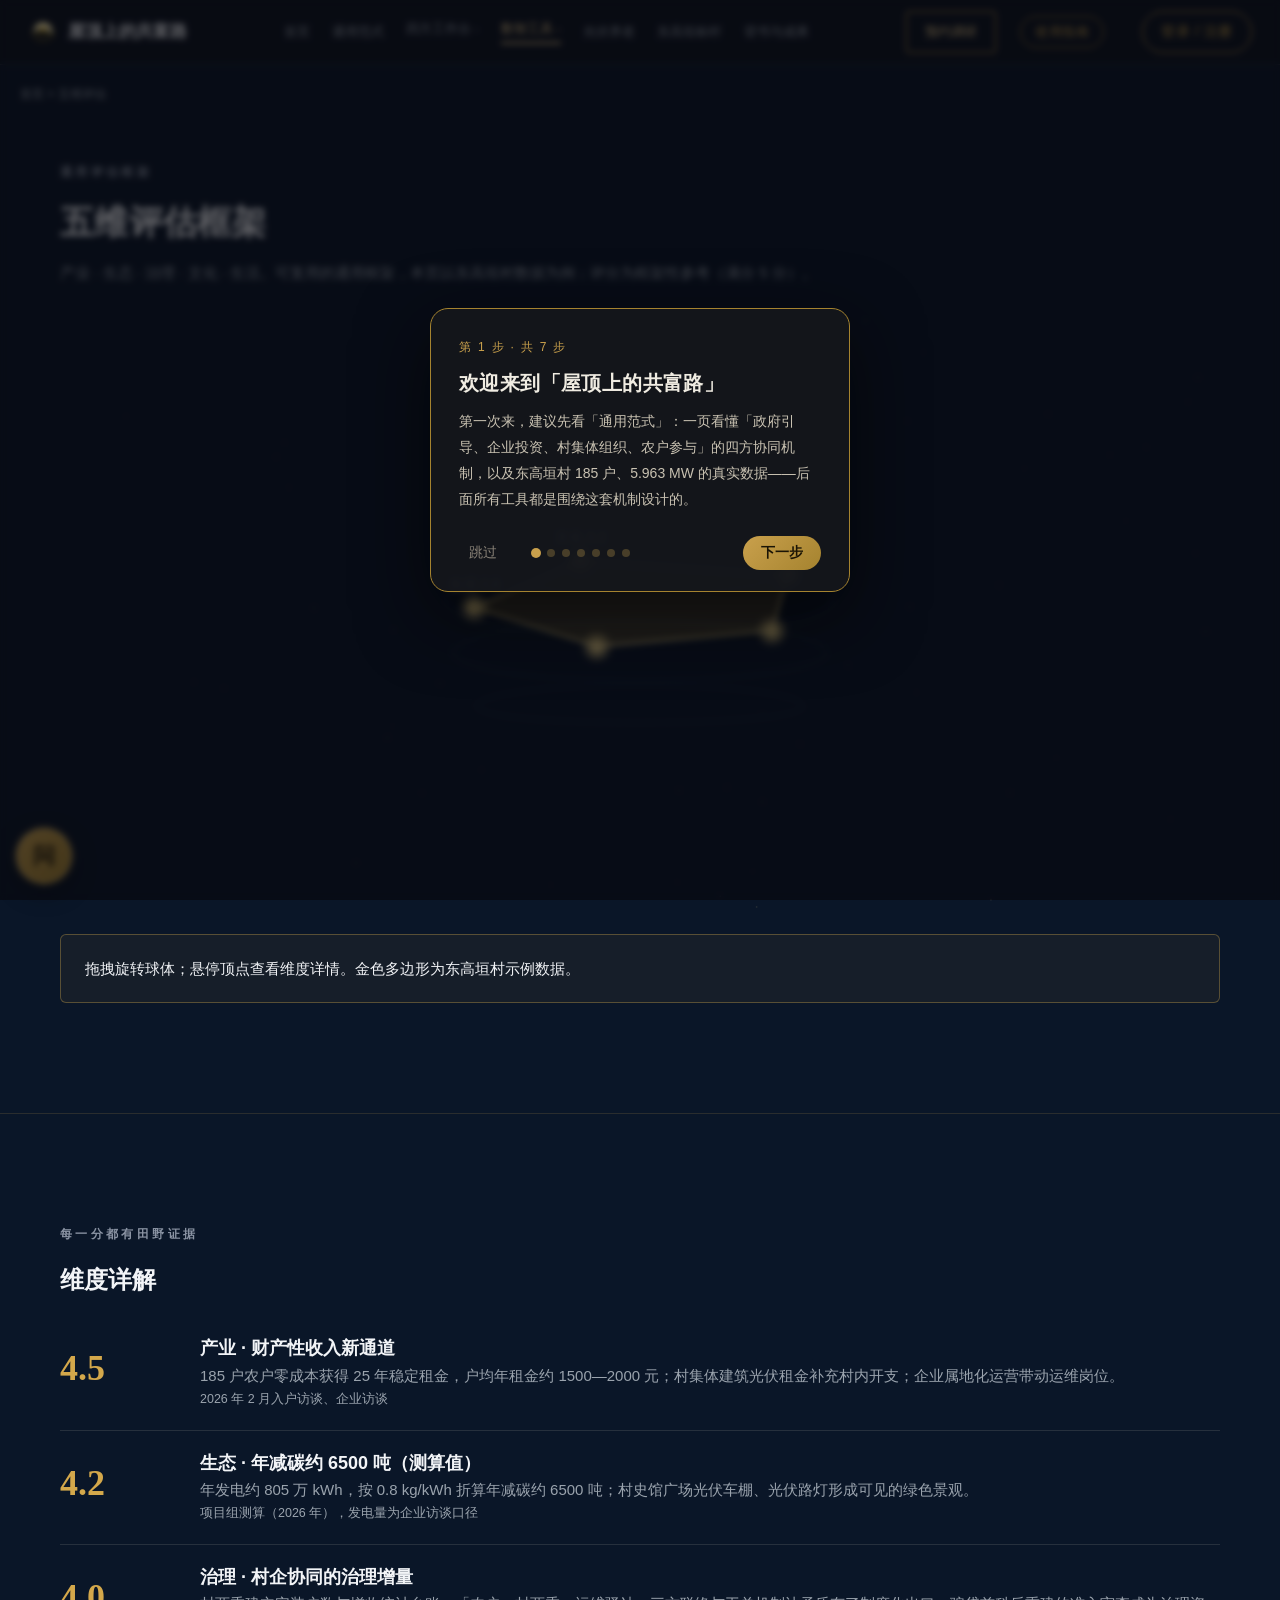
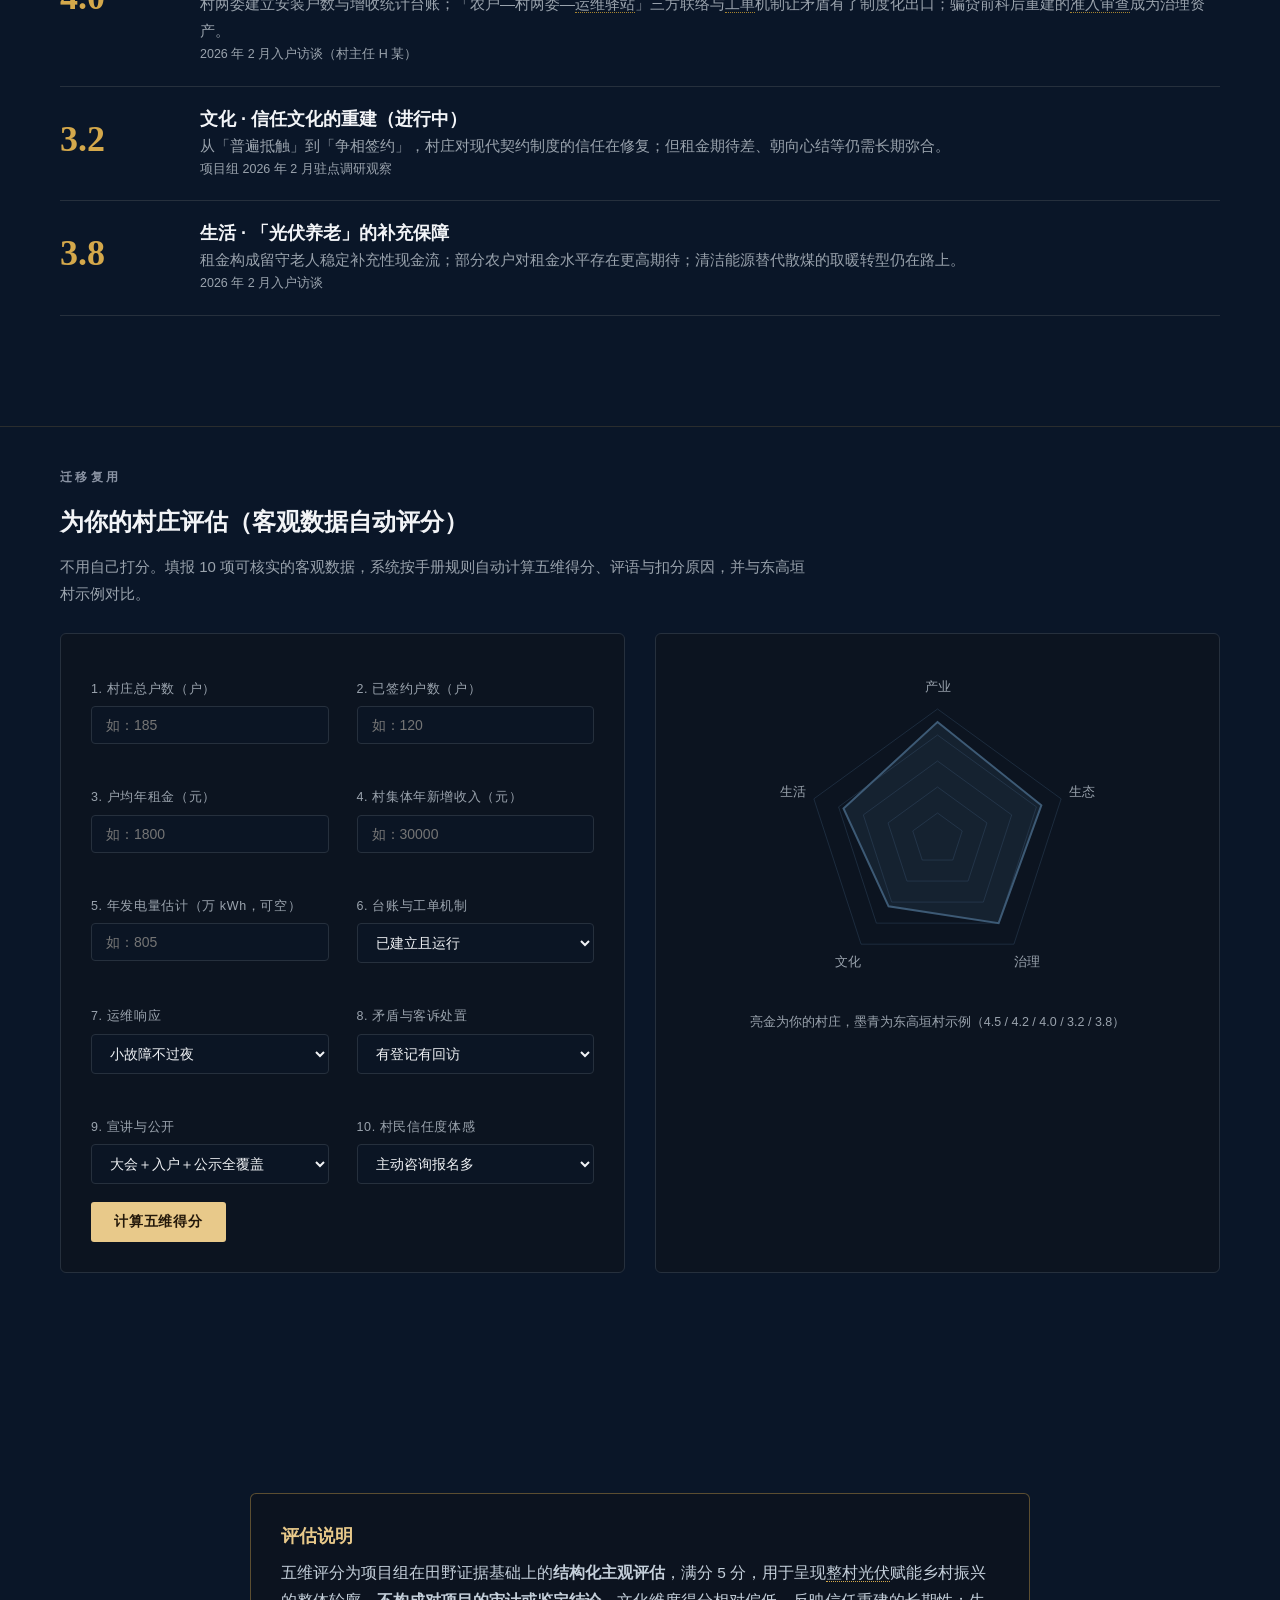
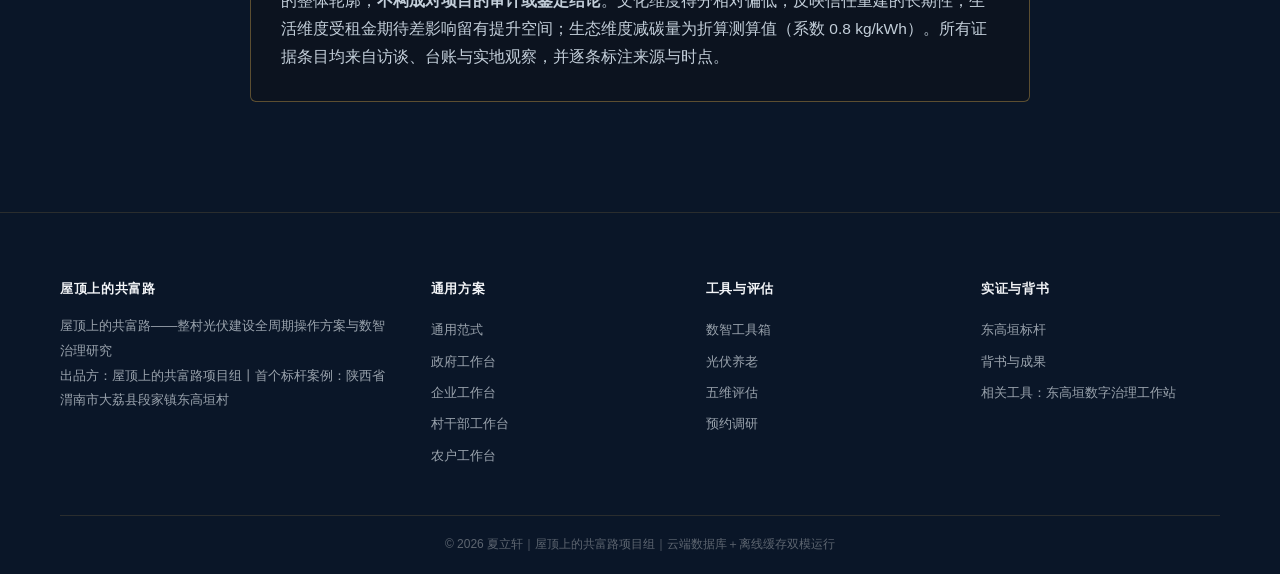
<file: eval.html>
<!DOCTYPE html>
<html lang="zh-CN">
<head>
<meta charset="UTF-8">
<meta name="viewport" content="width=device-width, initial-scale=1">
<title>五维评估 —— 屋顶上的共富路</title>
<meta name="description" content="五维评估：产业、生态、治理、文化、生活五维框架，客观数据自动评分。">
<link rel="icon" href="assets/img/logo.png">
<link rel="stylesheet" href="assets/css/main.css">
<style>
#radarBall{width:100%; height:600px; cursor:grab}
#radarBall:active{cursor:grabbing}
#ballInfo{margin-top:10px}
.dim-item{display:grid; grid-template-columns:120px 1fr; gap:20px; padding:20px 0; border-bottom:1px solid var(--panel-bd)}
.dim-item .sc{font-family:var(--mono); font-size:36px; color:var(--gold-deep); font-weight:700}
.self-grid{display:grid; grid-template-columns:1fr 1fr; gap:30px; margin-top:26px}
@media(max-width:900px){.self-grid{grid-template-columns:1fr} .dim-item{grid-template-columns:1fr}}
.ev-grid{display:grid; grid-template-columns:repeat(5,1fr); gap:14px; margin-top:22px}
@media(max-width:1000px){.ev-grid{grid-template-columns:1fr 1fr}}
.ev-card{background:var(--panel-bg); border:1px solid var(--panel-bd); border-top:4px solid var(--gold); border-radius:12px; padding:16px 18px; color:var(--fg)}
.ev-card .sc{font-family:var(--mono); font-size:30px; color:var(--gold-deep); font-weight:700}
.ev-card p{color:var(--sub); font-size:13.5px; margin-top:6px; line-height:1.65}
.ev-card .basis{color:var(--sub); font-size:12.5px; margin-top:8px}
</style>
</head>
<body>
<div data-crumb></div>

<section class="section grain" style="padding-top:56px; padding-bottom:20px">
  <div class="wrap">
    <div class="kicker rv">通用评估框架</div>
    <h1 class="rv">五维评估框架</h1>
    <p class="lead rv" style="margin-top:14px">产业 · 生态 · 治理 · 文化 · 生活。可复用的通用框架，本页以东高垣村数据为例；评分为框架性参考（满分 5 分）。</p>
  </div>
</section>

<!-- 3D 雷达球 -->
<section class="section grain" style="padding-top:10px">
  <div class="wrap">
    <canvas id="radarBall"></canvas>
    <div id="ballInfo" class="note-box">拖拽旋转球体；悬停顶点查看维度详情。金色多边形为东高垣村示例数据。</div>
  </div>
</section>

<!-- 维度详解 -->
<section class="section light">
  <div class="wrap">
    <div class="kicker">每一分都有田野证据</div>
    <h2>维度详解</h2>
    <div style="margin-top:20px">
      <div class="dim-item rv"><div class="sc">4.5</div><div><h3>产业 · 财产性收入新通道</h3><p style="color:var(--sub); font-size:15px">185 户农户零成本获得 25 年稳定租金，户均年租金约 1500—2000 元；村集体建筑光伏租金补充村内开支；企业属地化运营带动运维岗位。</p><p class="caption">2026 年 2 月入户访谈、企业访谈</p></div></div>
      <div class="dim-item rv"><div class="sc">4.2</div><div><h3>生态 · 年减碳约 6500 吨（测算值）</h3><p style="color:var(--sub); font-size:15px">年发电约 805 万 kWh，按 0.8 kg/kWh 折算年减碳约 6500 吨；村史馆广场光伏车棚、光伏路灯形成可见的绿色景观。</p><p class="caption">项目组测算（2026 年），发电量为企业访谈口径</p></div></div>
      <div class="dim-item rv"><div class="sc">4.0</div><div><h3>治理 · 村企协同的治理增量</h3><p style="color:var(--sub); font-size:15px">村两委建立安装户数与增收统计台账；「农户—村两委—运维驿站」三方联络与工单机制让矛盾有了制度化出口；骗贷前科后重建的准入审查成为治理资产。</p><p class="caption">2026 年 2 月入户访谈（村主任 H 某）</p></div></div>
      <div class="dim-item rv"><div class="sc">3.2</div><div><h3>文化 · 信任文化的重建（进行中）</h3><p style="color:var(--sub); font-size:15px">从「普遍抵触」到「争相签约」，村庄对现代契约制度的信任在修复；但租金期待差、朝向心结等仍需长期弥合。</p><p class="caption">项目组 2026 年 2 月驻点调研观察</p></div></div>
      <div class="dim-item rv"><div class="sc">3.8</div><div><h3>生活 · 「光伏养老」的补充保障</h3><p style="color:var(--sub); font-size:15px">租金构成留守老人稳定补充性现金流；部分农户对租金水平存在更高期待；清洁能源替代散煤的取暖转型仍在路上。</p><p class="caption">2026 年 2 月入户访谈</p></div></div>
    </div>
  </div>
</section>

<!-- 自动评分工具 -->
<section class="section light" style="padding-top:40px">
  <div class="wrap">
    <div class="kicker">迁移复用</div>
    <h2>为你的村庄评估（客观数据自动评分）</h2>
    <p class="lead" style="margin-top:12px">不用自己打分。填报 10 项可核实的客观数据，系统按手册规则自动计算五维得分、评语与扣分原因，并与东高垣村示例对比。</p>
    <div class="self-grid">
      <div class="card" id="selfForm">
        <div class="grid2">
          <div><label>1. 村庄总户数（户）</label><input type="number" id="evTotal" min="0" placeholder="如：185"></div>
          <div><label>2. 已签约户数（户）</label><input type="number" id="evSigned" min="0" placeholder="如：120"></div>
          <div><label>3. 户均年租金（元）</label><input type="number" id="evRent" min="0" placeholder="如：1800"></div>
          <div><label>4. 村集体年新增收入（元）</label><input type="number" id="evVillage" min="0" placeholder="如：30000"></div>
          <div><label>5. 年发电量估计（万 kWh，可空）</label><input type="number" id="evKwh" min="0" placeholder="如：805"></div>
          <div><label>6. 台账与工单机制</label><select id="evLedger"><option value="run">已建立且运行</option><option value="idle">已建立未运行</option><option value="none">没有</option></select></div>
          <div><label>7. 运维响应</label><select id="evOm"><option value="fast">小故障不过夜</option><option value="d3">3 天内</option><option value="slow">更慢</option><option value="none">没有渠道</option></select></div>
          <div><label>8. 矛盾与客诉处置</label><select id="evComplaint"><option value="full">有登记有回访</option><option value="half">有登记无回访</option><option value="none">没有</option></select></div>
          <div><label>9. 宣讲与公开</label><select id="evPublic"><option value="full">大会＋入户＋公示全覆盖</option><option value="meet">只开会</option><option value="none">基本没有</option></select></div>
          <div><label>10. 村民信任度体感</label><select id="evTrust"><option value="high">主动咨询报名多</option><option value="wait">观望多</option><option value="low">抵触多</option></select></div>
        </div>
        <button class="btn btn-gold" style="margin-top:18px" id="evCalc">计算五维得分</button>
      </div>
      <div class="card" style="text-align:center">
        <canvas id="selfRadar" style="width:100%; height:340px"></canvas>
        <p class="caption">亮金为你的村庄，墨青为东高垣村示例（4.5 / 4.2 / 4.0 / 3.2 / 3.8）</p>
      </div>
    </div>
    <div id="evOut" style="display:none">
      <div class="ev-grid" id="evCards"></div>
      <div class="note-box" id="evGrade" style="margin-top:18px"></div>
      <div class="card" style="margin-top:18px">
        <h3>提交评估存档</h3>
        <div class="grid2" style="margin-top:14px">
          <div><label>村庄名称</label><input type="text" id="evVillageName" placeholder="如：东高垣村"></div>
          <div><label>联系方式（必填）</label><input type="text" id="evContact" placeholder="如：村两委 ×× 电话"></div>
        </div>
        <div style="margin-top:16px; display:flex; gap:14px; flex-wrap:wrap; align-items:center">
          <button class="btn btn-gold" id="evSubmit">提交评估存档</button>
          <span class="caption" id="evSubmitMsg"></span>
        </div>
      </div>
    </div>
  </div>
</section>

<!-- 评估说明 -->
<section class="section grain">
  <div class="wrap" style="max-width:860px">
    <div class="card rv" style="border-color:rgba(212,168,75,.4)">
      <h3 style="color:var(--gold2)">评估说明</h3>
      <p style="color:#c4cfda; font-size:15.5px; margin-top:10px">五维评分为项目组在田野证据基础上的<b>结构化主观评估</b>，满分 5 分，用于呈现整村光伏赋能乡村振兴的整体轮廓，<b>不构成对项目的审计或鉴定结论</b>。文化维度得分相对偏低，反映信任重建的长期性；生活维度受租金期待差影响留有提升空间；生态维度减碳量为折算测算值（系数 0.8 kg/kWh）。所有证据条目均来自访谈、台账与实地观察，并逐条标注来源与时点。</p>
    </div>
  </div>
</section>

<script src="assets/js/data.js"></script>
<script src="assets/js/effects.js"></script>
<script src="assets/js/main.js"></script>
<script>
document.addEventListener("DOMContentLoaded", function () {
  var dims = [
    { name: "产业", score: 4.5, info: "185 户零成本获得 25 年稳定租金；村集体建筑租金补充村内开支；属地化运维带动岗位。" },
    { name: "生态", score: 4.2, info: "年发电约 805 万 kWh，按 0.8 kg/kWh 折算年减碳约 6500 吨（测算值）。" },
    { name: "治理", score: 4.0, info: "台账、三方联络与工单机制；准入审查成为治理资产。" },
    { name: "文化", score: 3.2, info: "契约信任修复中；租金期待差与朝向心结需长期弥合。" },
    { name: "生活", score: 3.8, info: "「光伏养老」补充保障；部分农户对租金存在更高期待。" }
  ];
  FX.radarBall(document.getElementById("radarBall"), dims, function (i) {
    var el = document.getElementById("ballInfo");
    el.innerHTML = i < 0 ? "拖拽旋转球体；悬停顶点查看维度详情。金色多边形为东高垣村示例数据。"
      : "<b>" + dims[i].name + " · " + dims[i].score + " 分：</b>" + dims[i].info;
  });

  /* 五维自动评分：客观数据 → 规则映射（评分依据来自手册），不同数据产出不同得分 */
  /* 评分规则（写死，满分 5 分、保留 1 位小数）：
     产业 = 签约率分（0—3）＋ 户均租金分（0—2）＋ 村集体增收加分（0／0.3），封顶 5
       签约率=已签约/总户数：≥70%→3.0；≥50%→2.5；≥30%→2.0；>0→1.5；=0→1.0
       户均年租金：≥1500→2.0；≥1000→1.5；≥500→1.0；>0→0.5；=0→0
     治理 = 台账工单（0—1.8）＋ 运维响应（0—1.6）＋ 矛盾处置（0—1.6）
       台账工单：已建立且运行→1.8；已建立未运行→1.0；没有→0.3
       运维响应：小故障不过夜→1.6；3 天内→1.2；更慢→0.6；没有渠道→0.2
       矛盾处置：有登记有回访→1.6；有登记无回访→0.9；没有→0.3
     文化 = 宣讲公开（0—2.6）＋ 信任度（0—2.4）
       宣讲公开：全覆盖→2.6；只开会→1.6；基本没有→0.6
       信任度：主动咨询报名多→2.4；观望多→1.4；抵触多→0.4
     生活 = 户均年租金 / 1800 元（农村基础养老金参考线）映射：
       ≥100%→4.5；≥70%→3.8；≥50%→3.0；≥30%→2.2；>0→1.5；=0→1.0
     生态 = 年发电量（万 kWh）× 0.8 kg/kWh 折算减碳量（吨）= 万 kWh × 8：
       ≥5000 吨→4.5；≥2000→3.8；≥800→3.0；≥200→2.2；>0→1.5；=0→1.0
       发电量留空时按 已签约户数 × 40 块 × 0.635 kW × 1350 h 估算 */
  var names = ["产业", "生态", "治理", "文化", "生活"];
  var cv = document.getElementById("selfRadar");
  var mineScores = null, lastEval = null;
  function gv(id) { return document.getElementById(id).value; }
  function gn(id) { return +document.getElementById(id).value || 0; }
  function drawSelf() {
    var r = cv.getBoundingClientRect(), d = devicePixelRatio || 1;
    cv.width = r.width * d; cv.height = 340 * d;
    var ctx = cv.getContext("2d"); ctx.setTransform(d, 0, 0, d, 0, 0);
    var cx = r.width / 2, cy = 175, R = 130;
    ctx.clearRect(0, 0, r.width, 340);
    for (var ring = 1; ring <= 5; ring++) {
      ctx.beginPath();
      for (var i = 0; i <= 5; i++) {
        var a = -Math.PI / 2 + i * 2 * Math.PI / 5, rr = R * ring / 5;
        var x = cx + Math.cos(a) * rr, y = cy + Math.sin(a) * rr;
        i ? ctx.lineTo(x, y) : ctx.moveTo(x, y);
      }
      ctx.strokeStyle = "rgba(61,90,117,.35)"; ctx.stroke();
    }
    names.forEach(function (n, i) {
      var a = -Math.PI / 2 + i * 2 * Math.PI / 5;
      ctx.fillStyle = "#9AA3AD"; ctx.font = "13px sans-serif"; ctx.textAlign = "center";
      ctx.fillText(n, cx + Math.cos(a) * (R + 22), cy + Math.sin(a) * (R + 22) + 4);
    });
    function poly(vals, fill, stroke) {
      ctx.beginPath();
      vals.forEach(function (v, i) {
        var a = -Math.PI / 2 + i * 2 * Math.PI / 5, rr = R * v / 5;
        var x = cx + Math.cos(a) * rr, y = cy + Math.sin(a) * rr;
        i ? ctx.lineTo(x, y) : ctx.moveTo(x, y);
      });
      ctx.closePath(); ctx.fillStyle = fill; ctx.fill(); ctx.strokeStyle = stroke; ctx.lineWidth = 2; ctx.stroke();
    }
    poly(dims.map(function (d) { return d.score; }), "rgba(61,90,117,.2)", "#3D5A75");
    if (mineScores) poly(mineScores, "rgba(212,168,75,.3)", "#D4A84B");
  }
  function calcScores() {
    var total = gn("evTotal"), signed = gn("evSigned"), rent = gn("evRent"), vInc = gn("evVillage"),
        kwhWan = gn("evKwh"), ledger = gv("evLedger"), om = gv("evOm"), comp = gv("evComplaint"),
        pub = gv("evPublic"), trust = gv("evTrust");
    /* 产业 */
    var rate = total > 0 ? signed / total : 0;
    var rateS = rate >= .7 ? 3 : rate >= .5 ? 2.5 : rate >= .3 ? 2 : rate > 0 ? 1.5 : 1;
    var rentS = rent >= 1500 ? 2 : rent >= 1000 ? 1.5 : rent >= 500 ? 1 : rent > 0 ? .5 : 0;
    var ind = Math.min(5, rateS + rentS + (vInc > 0 ? .3 : 0));
    var indNote = "签约率 " + Math.round(rate * 100) + "%（" + rateS + " 分）＋户均租金 " + rent + " 元（" + rentS + " 分）" + (vInc > 0 ? "＋村集体增收加分" : "；村集体无新增收入，不加分");
    /* 生态 */
    var est = kwhWan > 0 ? kwhWan : signed * 40 * 0.635 * 1350 / 10000;
    var co2 = est * 8;
    var eco = co2 >= 5000 ? 4.5 : co2 >= 2000 ? 3.8 : co2 >= 800 ? 3 : co2 >= 200 ? 2.2 : co2 > 0 ? 1.5 : 1;
    var ecoNote = "年发电约 " + Math.round(est) + " 万 kWh" + (kwhWan > 0 ? "" : "（按签约户数估算）") + "，折算减碳约 " + Math.round(co2) + " 吨";
    /* 治理 */
    var ledS = ledger === "run" ? 1.8 : ledger === "idle" ? 1 : .3;
    var omS = om === "fast" ? 1.6 : om === "d3" ? 1.2 : om === "slow" ? .6 : .2;
    var compS = comp === "full" ? 1.6 : comp === "half" ? .9 : .3;
    var gov = Math.max(1, ledS + omS + compS);
    var govNote = "台账工单 " + ledS + " 分＋运维响应 " + omS + " 分＋矛盾处置 " + compS + " 分";
    /* 文化 */
    var pubS = pub === "full" ? 2.6 : pub === "meet" ? 1.6 : .6;
    var truS = trust === "high" ? 2.4 : trust === "wait" ? 1.4 : .4;
    var cul = pubS + truS;
    var culNote = "宣讲公开 " + pubS + " 分＋信任度 " + truS + " 分";
    /* 生活 */
    var ratio = rent / 1800;
    var life = ratio >= 1 ? 4.5 : ratio >= .7 ? 3.8 : ratio >= .5 ? 3 : ratio >= .3 ? 2.2 : ratio > 0 ? 1.5 : 1;
    var lifeNote = "户均租金相当于农村基础养老金参考线（1800 元）的 " + Math.round(ratio * 100) + "%";
    function cmt(s) { return s >= 4.2 ? "优势明显" : s >= 3.4 ? "基础良好" : s >= 2.6 ? "仍有短板" : "需重点提升"; }
    return {
      inputs: { 总户数: total, 已签约户数: signed, 户均年租金: rent, 村集体年新增收入: vInc, 年发电量万kWh: kwhWan || "（估算）", 台账工单: ledger, 运维响应: om, 矛盾处置: comp, 宣讲公开: pub, 信任度: trust },
      cards: [
        { name: "产业", s: ind, note: indNote },
        { name: "生态", s: eco, note: ecoNote },
        { name: "治理", s: gov, note: govNote },
        { name: "文化", s: cul, note: culNote },
        { name: "生活", s: life, note: lifeNote }
      ].map(function (c) { c.cmt = cmt(c.s); c.s = Math.round(c.s * 10) / 10; return c; })
    };
  }
  document.getElementById("evCalc").addEventListener("click", function () {
    var r = calcScores();
    lastEval = r;
    mineScores = names.map(function (n) { return r.cards.filter(function (c) { return c.name === n; })[0].s; });
    var avg = mineScores.reduce(function (a, b) { return a + b; }, 0) / 5;
    var grade = avg >= 4 ? "示范型" : avg >= 2.8 ? "提升型" : "起步型";
    document.getElementById("evOut").style.display = "block";
    document.getElementById("evCards").innerHTML = r.cards.map(function (c) {
      return '<div class="ev-card rv"><b>' + c.name + '</b><div class="sc">' + c.s.toFixed(1) + '</div><p><b>' + c.cmt + '。</b>' + c.note + '</p><p class="basis">依据：手册五维评分口径，满分 5 分</p></div>';
    }).join("");
    document.getElementById("evGrade").innerHTML = "<b>总体等级：" + grade + "（五维均值 " + avg.toFixed(1) + " 分）。</b>" +
      (grade === "示范型" ? "五维均衡发展，可作为整村光伏示范样板总结推广。" :
       grade === "提升型" ? "整体可行但存在短板维度，对照上表扣分原因逐项补齐。" :
       "多项基础条件薄弱，建议先夯实组织动员与运维机制再推进。") +
      "评分为框架性参考，最终以实地评估为准。";
    document.getElementById("evSubmitMsg").textContent = "";
    lastEval.grade = grade;
    drawSelf();
  });
  /* 提交存档：节流 + 必填校验 + 回执编号 */
  var evBusy = false;
  document.getElementById("evSubmit").addEventListener("click", function () {
    var msg = document.getElementById("evSubmitMsg");
    var btn = document.getElementById("evSubmit");
    /* 节流：提交进行中忽略重复点击 */
    if (evBusy) return;
    if (!lastEval) { msg.textContent = "请先点击「计算五维得分」。"; return; }
    var village = gv("evVillageName").trim(), contact = gv("evContact").trim();
    /* 必填校验：村庄名称与联系方式 */
    if (!village) { msg.textContent = "请填写村庄名称。"; return; }
    if (!contact) { msg.textContent = "请填写联系方式，便于后续回访核实。"; return; }
    var scores = {};
    lastEval.cards.forEach(function (c) { scores[c.name] = c.s; });
    if (!(window.MG && typeof MG.evalSubmit === "function")) {
      msg.textContent = "提交失败，请稍后重试。";
      return;
    }
    evBusy = true;
    btn.disabled = true;
    msg.textContent = "正在提交……";
    /* evalSubmit 内部不抛错：写入失败（含离线未配置）resolve null，只有拿到响应才算成功 */
    MG.evalSubmit("gongfulu", "five_dim", village, contact, lastEval.inputs, scores, lastEval.grade)
      .then(function (res) {
        if (res) {
          /* 生成回执编号：PG-提交日期-记录号（云端未返回记录号时取 100-899 随机数） */
          var d = new Date();
          var ymd = "" + d.getFullYear() + ("0" + (d.getMonth() + 1)).slice(-2) + ("0" + d.getDate()).slice(-2);
          var seq = (res[0] && res[0].id) || (100 + Math.floor(Math.random() * 800));
          msg.textContent = "已提交存档，回执编号：PG-" + ymd + "-" + seq + "。";
        } else {
          /* 离线兜底：存入本机待传队列，网络恢复后提示重发 */
          try {
            var q = JSON.parse(localStorage.getItem("gf_eval_pending") || "[]");
            q.push({ type: "five_dim", village: village, contact: contact, inputs: lastEval.inputs, scores: scores, grade: lastEval.grade, at: new Date().toISOString() });
            localStorage.setItem("gf_eval_pending", JSON.stringify(q));
            msg.textContent = "网络离线：评估已存入本机待传队列（共 " + q.length + " 条），联网后回到本页可补交。";
          } catch (e) { msg.textContent = "提交失败，请稍后重试。"; }
        }
        evBusy = false;
        btn.disabled = false;
      });
  });
  addEventListener("resize", drawSelf);
  drawSelf();
});
</script>
</body>
</html>
</file>
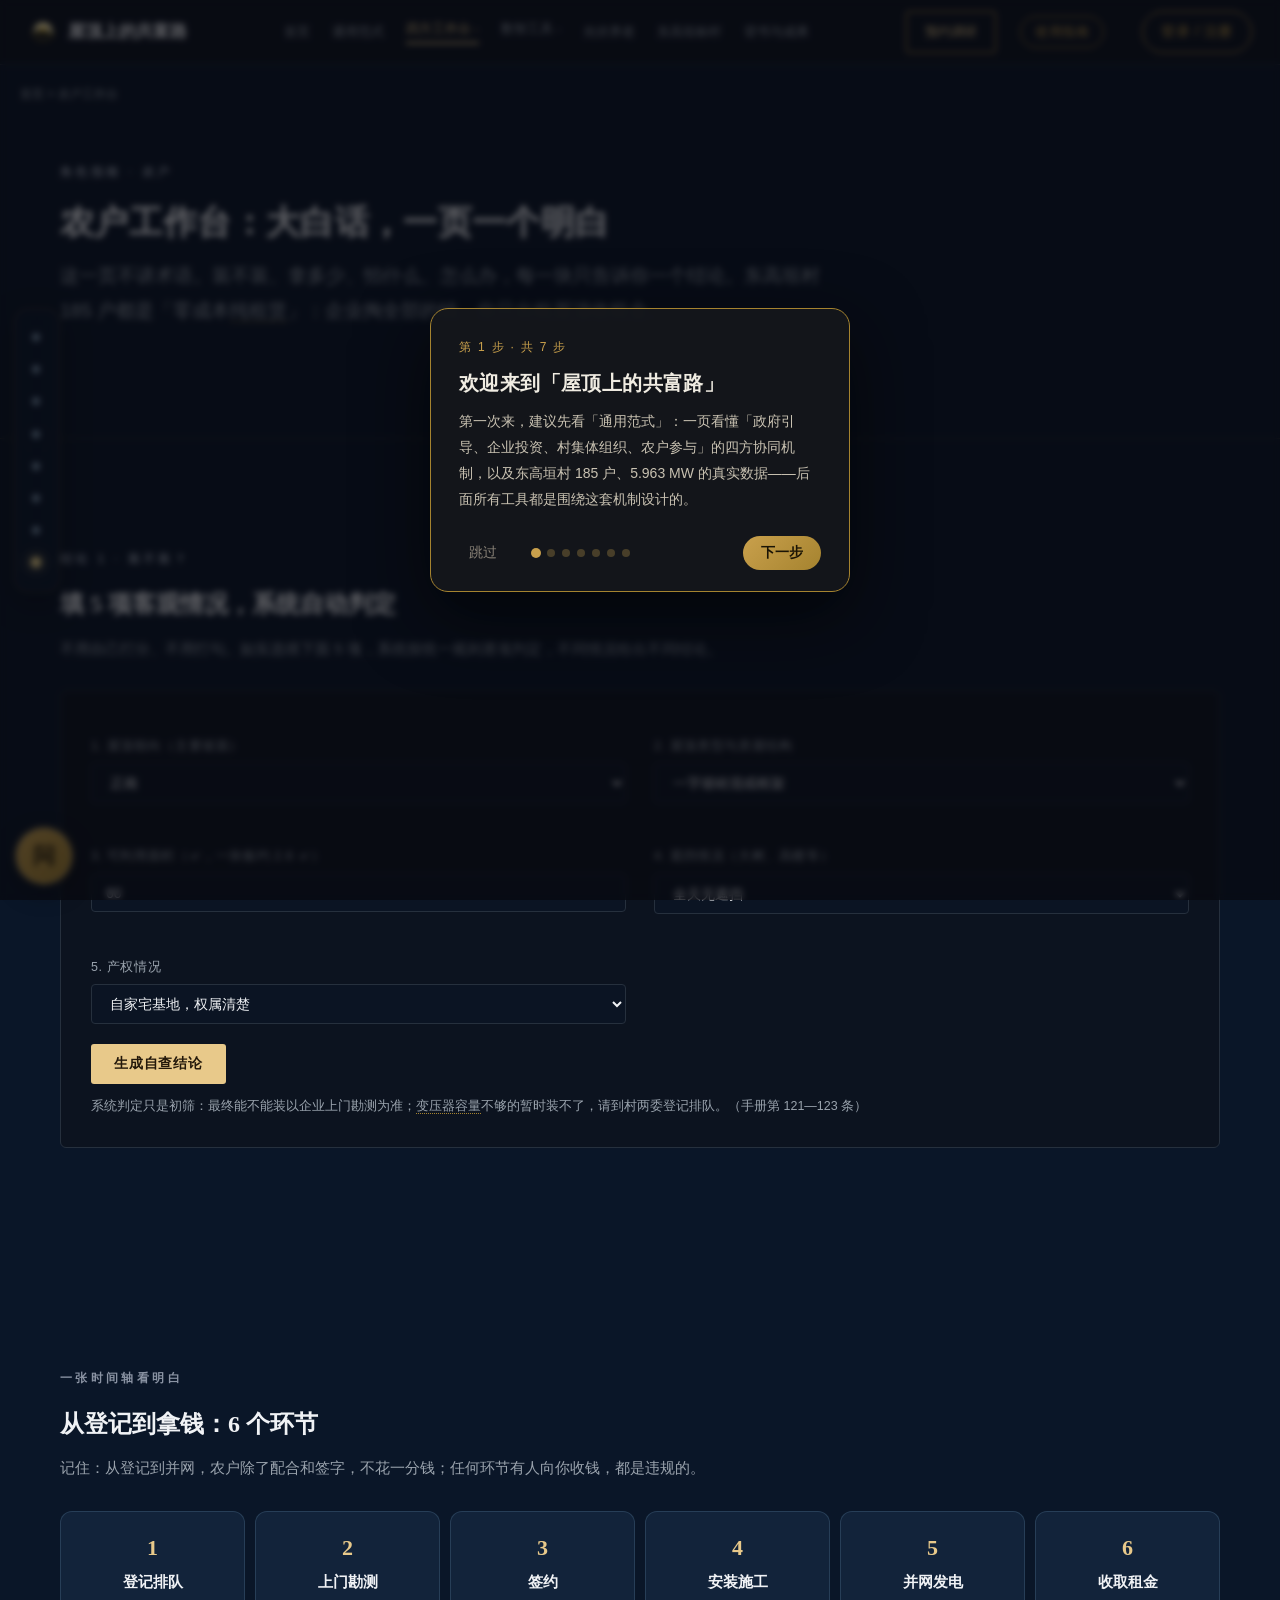
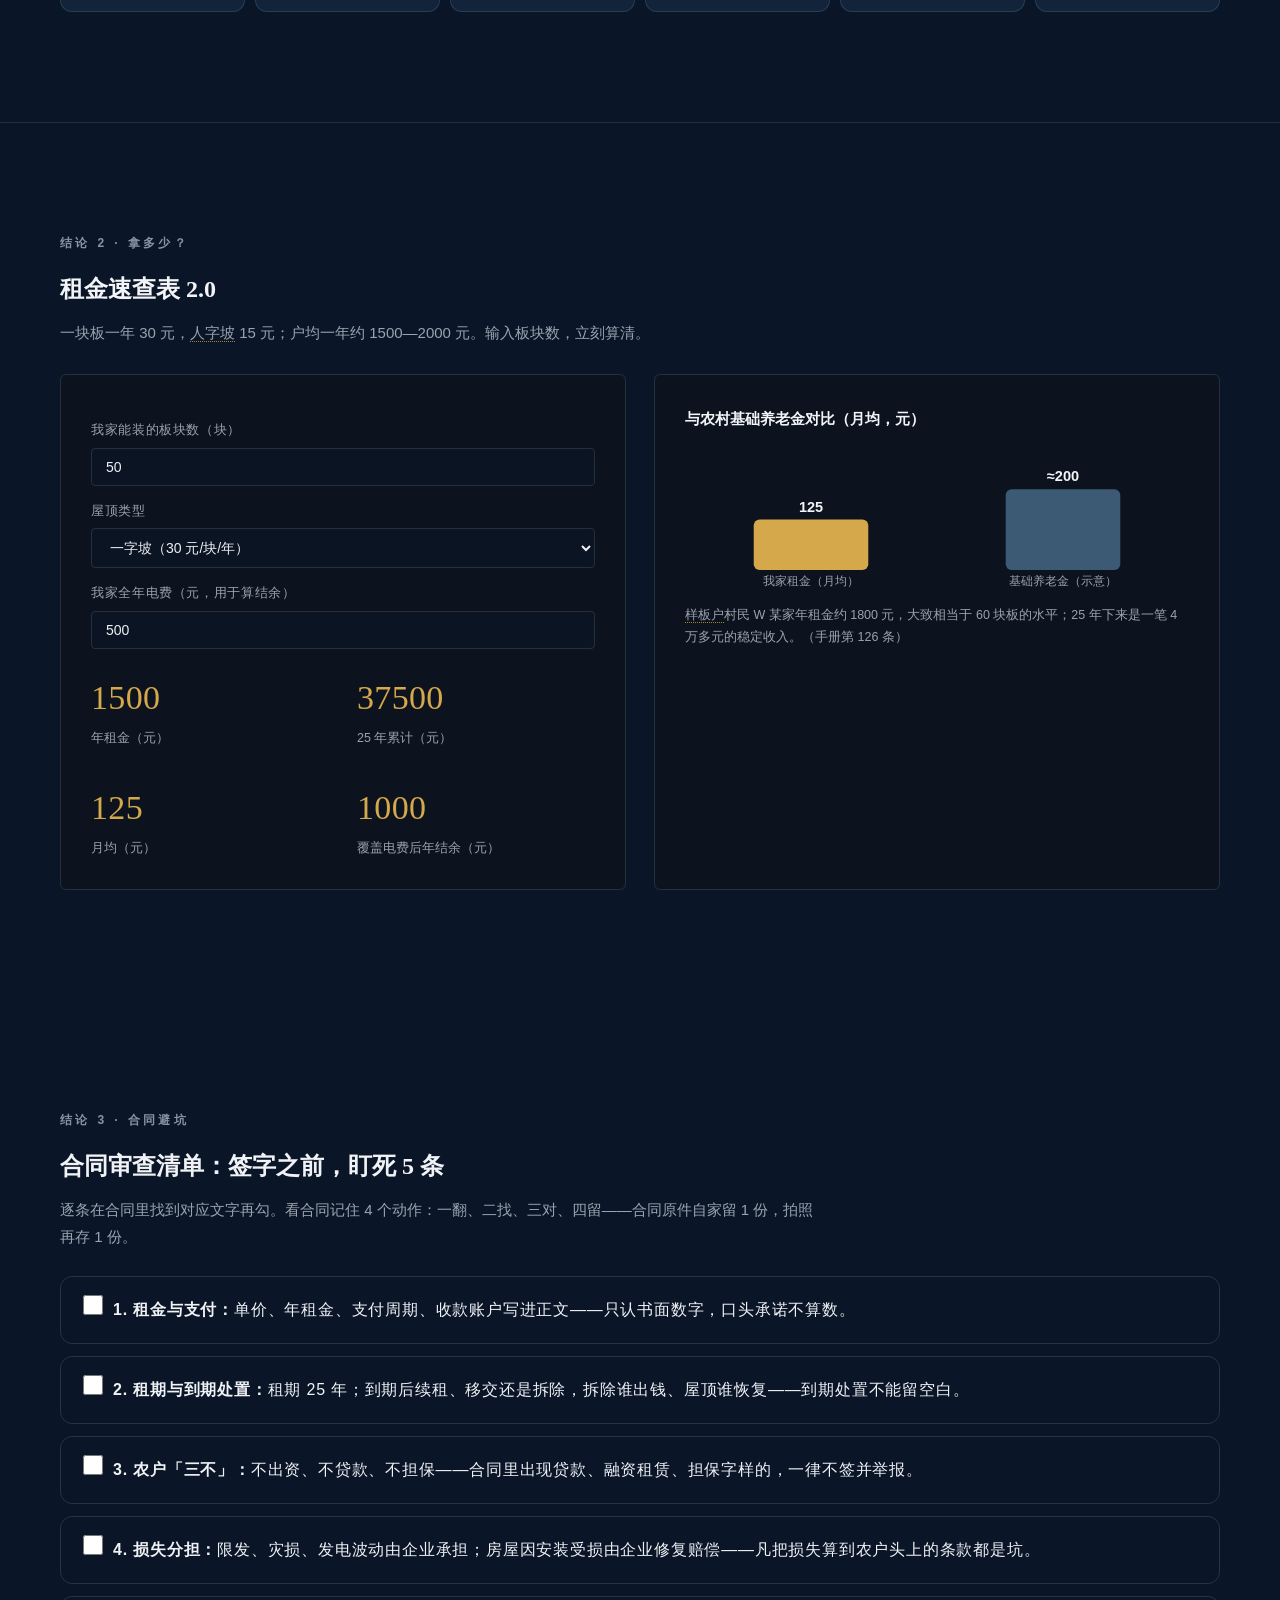
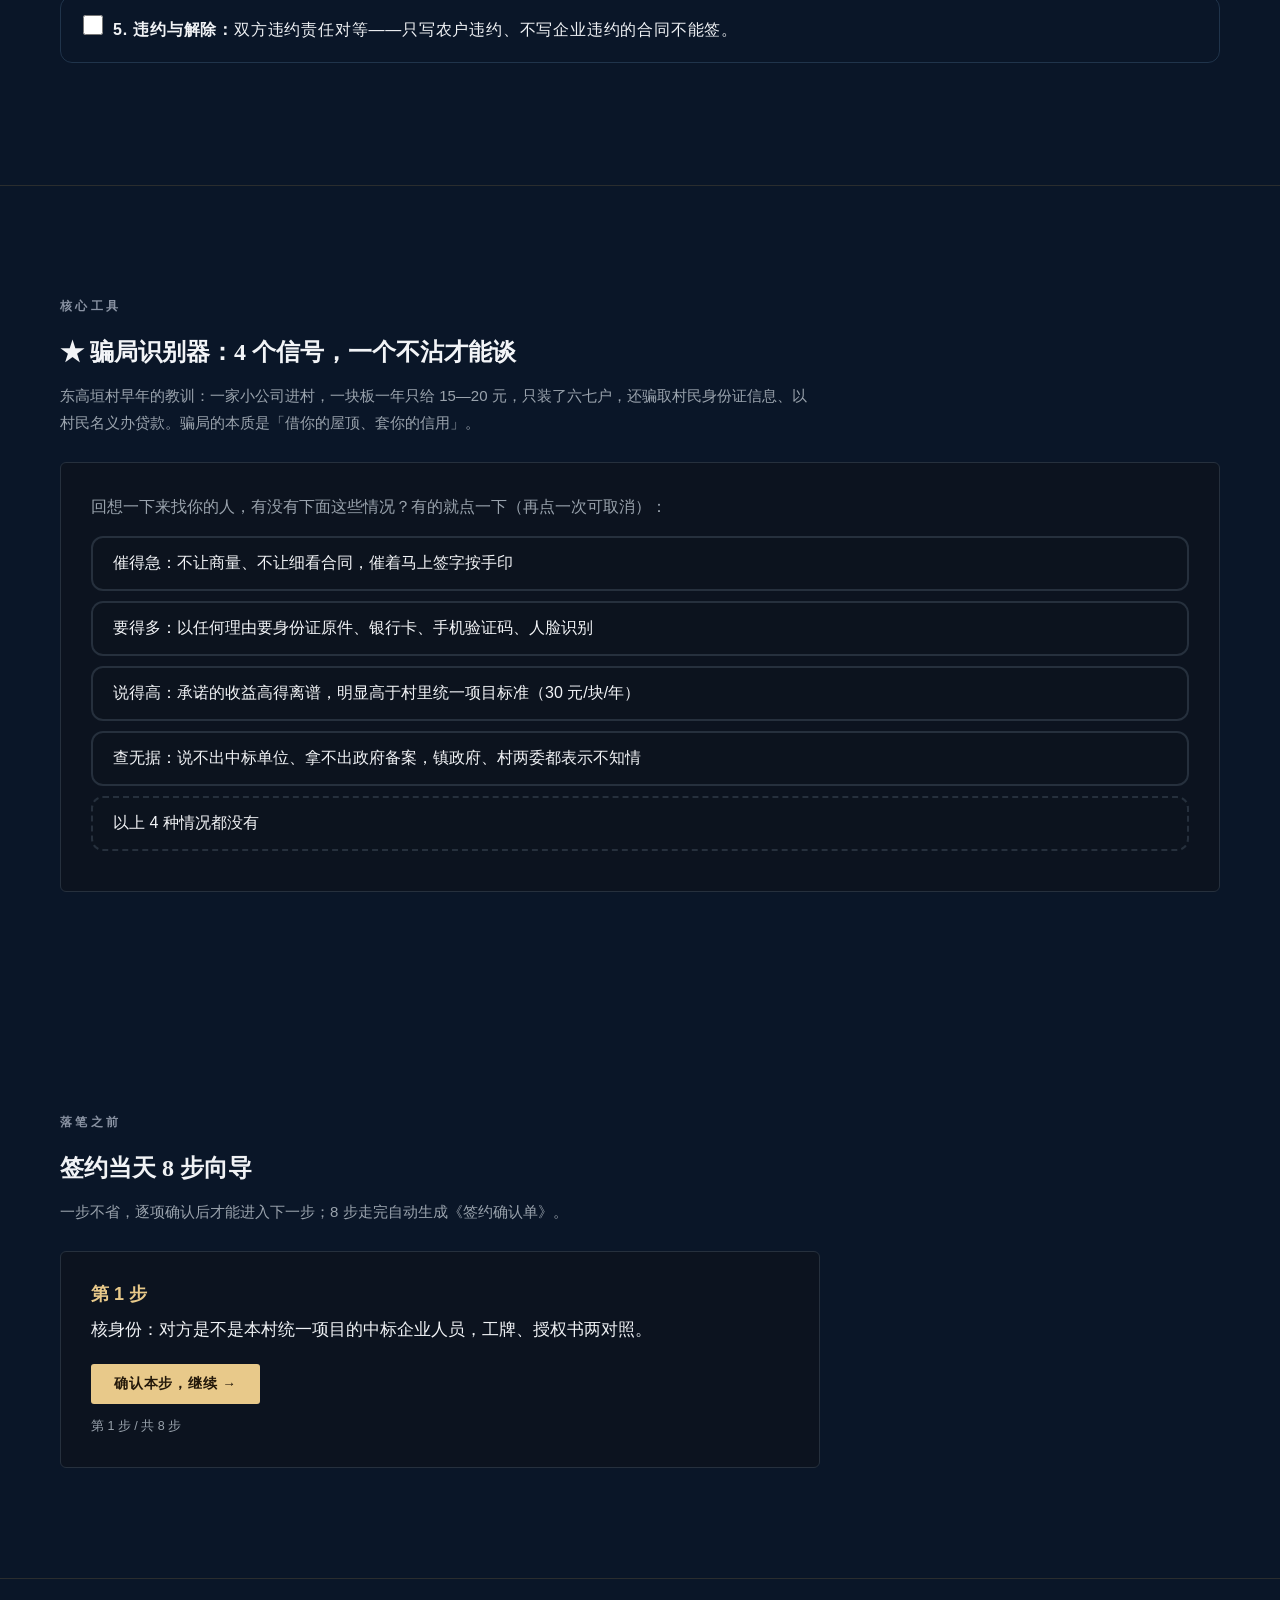
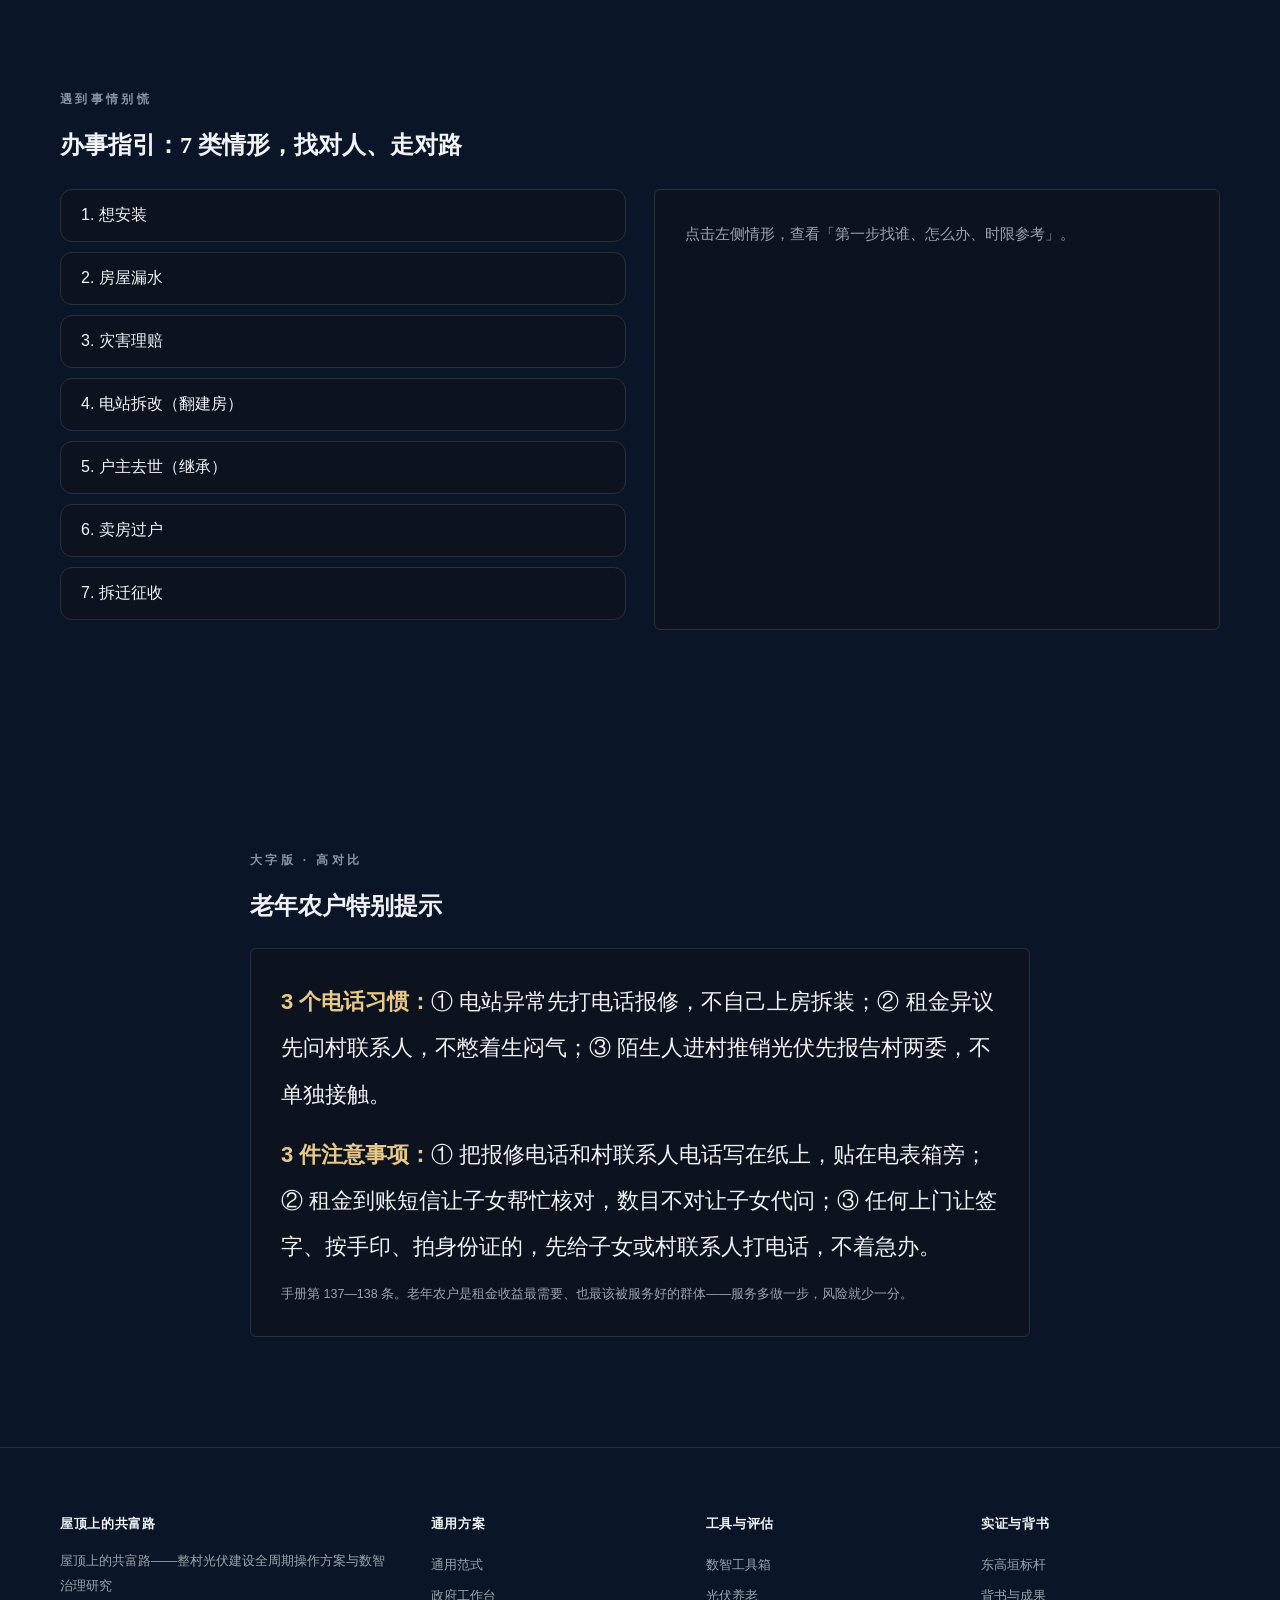
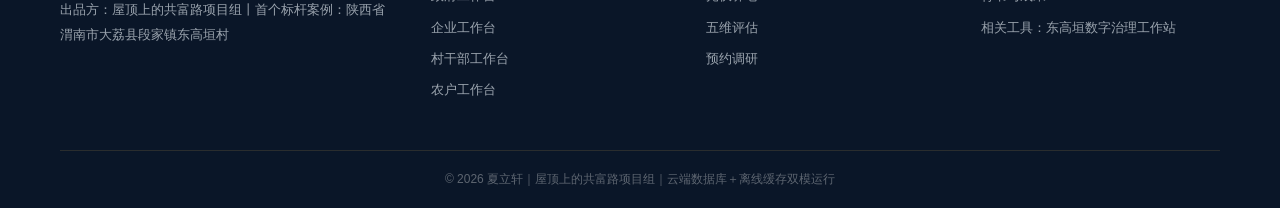
<file: farmer.html>
<!DOCTYPE html>
<html lang="zh-CN">
<head>
<meta charset="UTF-8">
<meta name="viewport" content="width=device-width, initial-scale=1">
<title>农户工作台 —— 屋顶上的共富路</title>
<meta name="description" content="农户工作台：大白话讲清装不装、拿多少、怕什么——自查、租金速查、合同审查、骗局识别。">
<link rel="icon" href="assets/img/logo.png">
<link rel="stylesheet" href="assets/css/main.css">
<link rel="stylesheet" href="assets/css/govdoc.css">
<link rel="stylesheet" href="assets/css/gov-print.css">
<style>
.big-font{font-size:19px}
.timeline-h{display:grid; grid-template-columns:repeat(6,1fr); gap:10px; margin-top:30px}
@media(max-width:900px){.timeline-h{grid-template-columns:1fr 1fr}}
.tl-node{background:var(--ink2); border:1px solid rgba(61,90,117,.5); border-radius:12px; padding:16px 12px; text-align:center; cursor:pointer; transition:.3s}
.tl-node:hover{border-color:var(--gold); transform:translateY(-4px)}
.tl-node.sel{border-color:var(--gold); box-shadow:0 0 20px rgba(212,168,75,.3)}
.tl-node .no{font-family:var(--mono); color:var(--gold2); font-size:22px; font-weight:700}
.clause{border:1px solid rgba(61,90,117,.45); border-radius:12px; padding:18px 22px; margin-bottom:12px; transition:.3s}
.clause.miss{border-color:var(--red); background:rgba(200,75,63,.08)}
.scam-opt{display:block; width:100%; text-align:left; background:var(--panel-bg); border:2px solid var(--panel-bd); border-radius:12px; padding:15px 20px; margin-bottom:10px; font-size:16px; transition:.25s; color:var(--fg)}
.scam-opt:hover{border-color:var(--gold-deep)}
.scam-opt.hit{border-color:var(--red); background:rgba(200,75,63,.07)}
#scamAlert{position:fixed; inset:0; z-index:300; background:rgba(10,10,14,.92); display:none; align-items:center; justify-content:center; padding:24px}
#scamAlert .box{max-width:560px; background:#1a0f10; border:2px solid var(--red); border-radius:16px; padding:40px; text-align:center}
.sign-step{display:none}
.sign-step.cur{display:block}
.elder{font-size:22px; line-height:2}
@media(max-width:640px){.elder{font-size:19px}}
</style>
</head>
<body>
<div data-crumb></div>

<section class="section grain" style="padding-top:56px">
  <div class="wrap">
    <div class="kicker rv">角色指南 · 农户</div>
    <h1 class="rv">农户工作台：大白话，一页一个明白</h1>
    <p class="lead rv big-font" style="margin-top:14px">这一页不讲术语。装不装、拿多少、怕什么、怎么办，每一块只告诉你一个结论。东高垣村 185 户都是「零成本纯租赁」：企业掏全部的钱，你只出租屋顶收租金。</p>
  </div>
</section>

<!-- 4 项自查 -->
<section class="section light" id="check" data-nav="条件自查">
  <div class="wrap">
    <div class="kicker rv">结论 1 · 装不装？</div>
    <h2 class="rv">填 5 项客观情况，系统自动判定</h2>
    <p class="lead rv" style="margin-top:14px">不用自己打分、不用打勾。如实选填下面 5 项，系统按统一规则逐项判定，不同情况给出不同结论。</p>
    <div class="card rv" style="margin-top:28px">
      <div class="grid2">
        <div>
          <label>1. 屋顶朝向（主要坡面）</label>
          <select id="zcOri">
            <option value="south">正南</option>
            <option value="se-sw">东南或西南</option>
            <option value="e-w">东西向</option>
            <option value="north">北向</option>
            <option value="unknown">不清楚</option>
          </select>
        </div>
        <div>
          <label>2. 屋顶类型与房屋结构</label>
          <select id="zcStruct">
            <option value="flat-brick">一字坡砖混或框架</option>
            <option value="gable-brick">人字坡砖混或框架</option>
            <option value="flat-top">平顶砖混或框架</option>
            <option value="civil-old">土木结构或年久失修</option>
            <option value="mud-danger">土房危房</option>
          </select>
        </div>
        <div>
          <label>3. 可利用面积（㎡，一块板约 2.6 ㎡）</label>
          <input type="number" id="zcArea" min="0" value="60" placeholder="如：60">
        </div>
        <div>
          <label>4. 遮挡情况（大树、高楼等）</label>
          <select id="zcShade">
            <option value="none">全天无遮挡</option>
            <option value="slight">早晚轻微遮挡</option>
            <option value="heavy">白天有明显遮挡</option>
          </select>
        </div>
        <div>
          <label>5. 产权情况</label>
          <select id="zcOwn">
            <option value="clear">自家宅基地，权属清楚</option>
            <option value="dispute">权属有争议</option>
            <option value="rented">租来的房子</option>
            <option value="unknown">不清楚</option>
          </select>
        </div>
      </div>
      <div style="margin-top:20px; display:flex; gap:14px; flex-wrap:wrap">
        <button class="btn btn-gold" id="zcBtn">生成自查结论</button>
        <button class="btn btn-line" id="zcPrint" style="display:none">打印自查结论</button>
      </div>
      <div id="zcOut" style="margin-top:16px; display:none"></div>
      <p class="caption" style="margin-top:12px">系统判定只是初筛：最终能不能装以企业上门勘测为准；变压器容量不够的暂时装不了，请到村两委登记排队。（手册第 121—123 条）</p>
    </div>
  </div>
</section>

<!-- 登记到拿钱时间轴 -->
<section class="section grain" id="timeline" data-nav="办事时间轴">
  <div class="wrap">
    <div class="kicker rv">一张时间轴看明白</div>
    <h2 class="rv">从登记到拿钱：6 个环节</h2>
    <p class="lead rv">记住：从登记到并网，农户除了配合和签字，不花一分钱；任何环节有人向你收钱，都是违规的。</p>
    <div class="timeline-h" id="tl6"></div>
    <div class="card rv" id="tl6Detail" style="margin-top:22px; display:none"></div>
  </div>
</section>

<!-- 租金速查 -->
<section class="section light" id="rent" data-nav="租金速查">
  <div class="wrap">
    <div class="kicker rv">结论 2 · 拿多少？</div>
    <h2 class="rv">租金速查表 2.0</h2>
    <p class="lead rv">一块板一年 30 元，人字坡 15 元；户均一年约 1500—2000 元。输入板块数，立刻算清。</p>
    <div class="grid2" style="margin-top:28px">
      <div class="card rv">
        <label>我家能装的板块数（块）</label><input type="number" id="rentN" value="50" min="0">
        <label>屋顶类型</label>
        <select id="rentT"><option value="30">一字坡（30 元/块/年）</option><option value="15">人字坡（15 元/块/年）</option></select>
        <label>我家全年电费（元，用于算结余）</label><input type="number" id="rentE" value="500" min="0">
        <div class="grid2" style="margin-top:18px">
          <div><div class="din" style="font-size:34px; color:var(--gold-deep)" id="rentYear">—</div><div class="caption">年租金（元）</div></div>
          <div><div class="din" style="font-size:34px; color:var(--gold-deep)" id="rent25">—</div><div class="caption">25 年累计（元）</div></div>
          <div><div class="din" style="font-size:34px; color:var(--gold-deep)" id="rentM">—</div><div class="caption">月均（元）</div></div>
          <div><div class="din" style="font-size:34px; color:var(--gold-deep)" id="rentLeft">—</div><div class="caption">覆盖电费后年结余（元）</div></div>
        </div>
      </div>
      <div class="card rv">
        <b>与农村基础养老金对比（月均，元）</b>
        <svg id="rentCmp" viewBox="0 0 520 150" style="width:100%; margin-top:12px"></svg>
        <p class="caption" style="margin-top:8px">样板户村民 W 某家年租金约 1800 元，大致相当于 60 块板的水平；25 年下来是一笔 4 万多元的稳定收入。（手册第 126 条）</p>
      </div>
    </div>
  </div>
</section>

<!-- 合同审查清单 -->
<section class="section grain" id="clause" data-nav="合同避坑">
  <div class="wrap">
    <div class="kicker rv">结论 3 · 合同避坑</div>
    <h2 class="rv">合同审查清单：签字之前，盯死 5 条</h2>
    <p class="lead rv">逐条在合同里找到对应文字再勾。看合同记住 4 个动作：一翻、二找、三对、四留——合同原件自家留 1 份，拍照再存 1 份。</p>
    <div class="rv" style="margin-top:26px" id="clauseBox">
      <div class="clause"><label style="margin:0; color:var(--paper); font-size:16px"><input type="checkbox" class="cl" style="width:20px; height:20px; margin-right:10px; accent-color:var(--gold)"><b>1. 租金与支付：</b>单价、年租金、支付周期、收款账户写进正文——只认书面数字，口头承诺不算数。</label></div>
      <div class="clause"><label style="margin:0; color:var(--paper); font-size:16px"><input type="checkbox" class="cl" style="width:20px; height:20px; margin-right:10px; accent-color:var(--gold)"><b>2. 租期与到期处置：</b>租期 25 年；到期后续租、移交还是拆除，拆除谁出钱、屋顶谁恢复——到期处置不能留空白。</label></div>
      <div class="clause"><label style="margin:0; color:var(--paper); font-size:16px"><input type="checkbox" class="cl" style="width:20px; height:20px; margin-right:10px; accent-color:var(--gold)"><b>3. 农户「三不」：</b>不出资、不贷款、不担保——合同里出现贷款、融资租赁、担保字样的，一律不签并举报。</label></div>
      <div class="clause"><label style="margin:0; color:var(--paper); font-size:16px"><input type="checkbox" class="cl" style="width:20px; height:20px; margin-right:10px; accent-color:var(--gold)"><b>4. 损失分担：</b>限发、灾损、发电波动由企业承担；房屋因安装受损由企业修复赔偿——凡把损失算到农户头上的条款都是坑。</label></div>
      <div class="clause"><label style="margin:0; color:var(--paper); font-size:16px"><input type="checkbox" class="cl" style="width:20px; height:20px; margin-right:10px; accent-color:var(--gold)"><b>5. 违约与解除：</b>双方违约责任对等——只写农户违约、不写企业违约的合同不能签。</label></div>
    </div>
    <div id="clauseOut" class="warn-box rv" style="display:none; margin-top:14px"></div>
  </div>
</section>

<!-- 骗局识别器 -->
<section class="section light" id="scam" data-nav="骗局识别">
  <div class="wrap">
    <div class="kicker rv">核心工具</div>
    <h2 class="rv">★ 骗局识别器：4 个信号，一个不沾才能谈</h2>
    <p class="lead rv">东高垣村早年的教训：一家小公司进村，一块板一年只给 15—20 元，只装了六七户，还骗取村民身份证信息、以村民名义办贷款。骗局的本质是「借你的屋顶、套你的信用」。</p>
    <div class="card rv" id="scamCard" style="margin-top:26px">
      <p style="font-size:16px; color:var(--sub); margin-bottom:14px">回想一下来找你的人，有没有下面这些情况？有的就点一下（再点一次可取消）：</p>
      <button class="scam-opt">催得急：不让商量、不让细看合同，催着马上签字按手印</button>
      <button class="scam-opt">要得多：以任何理由要身份证原件、银行卡、手机验证码、人脸识别</button>
      <button class="scam-opt">说得高：承诺的收益高得离谱，明显高于村里统一项目标准（30 元/块/年）</button>
      <button class="scam-opt">查无据：说不出中标单位、拿不出政府备案，镇政府、村两委都表示不知情</button>
      <button class="scam-opt scam-none" id="scamNone" style="border-style:dashed">以上 4 种情况都没有</button>
      <div id="scamOk" class="note-box" style="display:none; margin-top:14px"><b style="color:#7FBF8E">4 个信号均未命中。</b>仍建议签约前打一个电话给村两委或镇政府核实备案信息，并索要备案合同范本比对。</div>
    </div>
  </div>
</section>
<div id="scamAlert">
  <div class="box">
    <div style="font-size:52px">⚠</div>
    <h2 style="color:#e8a49c; margin:10px 0">警惕！这可能是骗局</h2>
    <p style="color:#eec5bf; font-size:16.5px">你勾选的情形命中了东高垣村早期骗贷事件的典型信号。<b>先不签。</b>请立即通过以下渠道核实：</p>
    <p style="color:#eec5bf; font-size:16.5px; margin-top:12px">① 找村两委当面问；② 打镇政府电话核实备案；③ 发现已受骗的，立即报告镇政府与公安机关。</p>
    <button class="btn btn-red" style="margin-top:22px" onclick="document.getElementById('scamAlert').style.display='none'">我知道了，先不签</button>
  </div>
</div>

<!-- 签约当天 8 步 -->
<section class="section grain" id="sign" data-nav="签约向导">
  <div class="wrap">
    <div class="kicker rv">落笔之前</div>
    <h2 class="rv">签约当天 8 步向导</h2>
    <p class="lead rv">一步不省，逐项确认后才能进入下一步；8 步走完自动生成《签约确认单》。</p>
    <div class="card rv" style="margin-top:26px; max-width:760px">
      <div id="signBox"></div>
      <div style="margin-top:18px; display:flex; gap:14px">
        <button class="btn btn-gold" id="signNext">确认本步，继续 →</button>
        <button class="btn btn-line" id="signPrint" style="display:none">打印《签约确认单》</button>
      </div>
      <div class="caption" style="margin-top:12px" id="signProg"></div>
      <!-- 公文打印版容器：只承载签约确认单，打印时经 PV.printZone 隔离输出 -->
      <div id="signDoc" style="display:none"></div>
    </div>
  </div>
</section>

<!-- 办事指引 -->
<section class="section light" id="guide" data-nav="办事指引">
  <div class="wrap">
    <div class="kicker rv">遇到事情别慌</div>
    <h2 class="rv">办事指引：7 类情形，找对人、走对路</h2>
    <div class="grid2" style="margin-top:28px">
      <div class="rv" id="guideList"></div>
      <div class="card rv" id="guideDetail"><p style="color:var(--sub)">点击左侧情形，查看「第一步找谁、怎么办、时限参考」。</p></div>
    </div>
  </div>
</section>

<!-- 老年农户特别提示 -->
<section class="section grain" id="elder" data-nav="老年提示">
  <div class="wrap" style="max-width:860px">
    <div class="kicker rv">大字版 · 高对比</div>
    <h2 class="rv">老年农户特别提示</h2>
    <div class="card rv elder" style="margin-top:26px; line-height:2.1">
      <p><b style="color:var(--gold2)">3 个电话习惯：</b>① 电站异常先打电话报修，不自己上房拆装；② 租金异议先问村联系人，不憋着生闷气；③ 陌生人进村推销光伏先报告村两委，不单独接触。</p>
      <p style="margin-top:14px"><b style="color:var(--gold2)">3 件注意事项：</b>① 把报修电话和村联系人电话写在纸上，贴在电表箱旁；② 租金到账短信让子女帮忙核对，数目不对让子女代问；③ 任何上门让签字、按手印、拍身份证的，先给子女或村联系人打电话，不着急办。</p>
      <p class="caption" style="margin-top:14px">手册第 137—138 条。老年农户是租金收益最需要、也最该被服务好的群体——服务多做一步，风险就少一分。</p>
    </div>
  </div>
</section>

<script src="assets/js/data.js"></script>
<script src="assets/js/effects.js"></script>
<script src="assets/js/main.js"></script>
<script src="assets/js/sidenav.js" defer></script>
<script>
document.addEventListener("DOMContentLoaded", function () {
  /* 自查：客观填报 → 系统按统一规则逐项判定（不同输入必然产出不同结论） */
  /* 判定规则（依据手册第 121—123 条）：
     朝向：正南=通过；东南/西南=基本通过；东西向=勉强；北向/不清楚=不通过
     结构：一字坡/人字坡/平顶砖混或框架=通过；土木结构或年久失修=需企业验房；土房危房=不通过
     面积：≥40㎡=通过（可装约 15 块以上）；20—40㎡=基本通过；<20㎡=不通过；板块数=面积/3.2 向下取整
     遮挡：全天无遮挡=通过；早晚轻微遮挡=基本通过；白天明显遮挡=不通过
     产权：权属清楚=通过；其余=需先解决 */
  function zcJudge() {
    var ori = document.getElementById("zcOri").value,
        st = document.getElementById("zcStruct").value,
        area = +document.getElementById("zcArea").value || 0,
        shade = document.getElementById("zcShade").value,
        own = document.getElementById("zcOwn").value;
    var panels = Math.floor(area / 3.2);
    var items = [];
    /* 1 朝向 */
    if (ori === "south") items.push(["朝向", "ok", "正南朝向，光照条件最佳。"]);
    else if (ori === "se-sw") items.push(["朝向", "mid", "东南/西南朝向基本可用，发电量与租金略低于正南。"]);
    else if (ori === "e-w") items.push(["朝向", "mid", "东西向勉强可装，发电效率偏低，需企业实测评估。"]);
    else items.push(["朝向", "no", ori === "north" ? "北向光照不足，不宜安装。" : "朝向不清楚，请先现场确认或等企业勘测。"]);
    /* 2 结构 */
    if (st === "civil-old") items.push(["结构", "mid", "土木结构或年久失修房屋，必须由企业验房后再定。"]);
    else if (st === "mud-danger") items.push(["结构", "no", "土房、危房承重不达标，不能安装。"]);
    else items.push(["结构", "ok", "砖混或框架结构，承重条件符合基本要求。"]);
    /* 3 面积 */
    if (area >= 40) items.push(["面积", "ok", area + " ㎡ 可装约 " + panels + " 块板（15 块以上），规模合适。"]);
    else if (area >= 20) items.push(["面积", "mid", area + " ㎡ 约可装 " + panels + " 块板，规模偏小，收益有限。"]);
    else items.push(["面积", "no", area + " ㎡ 仅约可装 " + panels + " 块板，面积不足 20 ㎡，不宜安装。"]);
    /* 4 遮挡 */
    if (shade === "none") items.push(["遮挡", "ok", "全天无遮挡，发电条件好。"]);
    else if (shade === "slight") items.push(["遮挡", "mid", "早晚轻微遮挡影响有限，以企业实测为准。"]);
    else items.push(["遮挡", "no", "白天有明显遮挡，发电量损失大，不宜安装。"]);
    /* 5 产权 */
    if (own === "clear") items.push(["产权", "ok", "自家宅基地、权属清楚，具备签约前提。"]);
    else items.push(["产权", "mid", own === "dispute" ? "权属有争议，须先解决争议再报名。" : own === "rented" ? "租来的房子须取得产权人书面同意，先解决权属问题。" : "产权情况不清楚，请先到村两委核实权属。"]);
    return { items: items, panels: panels, inputs: { 朝向: ori, 结构: st, 面积: area, 遮挡: shade, 产权: own } };
  }
  document.getElementById("zcBtn").addEventListener("click", function () {
    var r = zcJudge();
    var nOk = r.items.filter(function (x) { return x[1] === "ok"; }).length,
        nNo = r.items.filter(function (x) { return x[1] === "no"; }).length;
    var verdict = nNo > 0 ? "暂不具备" : nOk === 5 ? "具备基本条件" : "部分条件需复核";
    var badge = { ok: '<b style="color:#7FBF8E">✓ 通过</b>', mid: '<b style="color:#b8860b">△ 需复核</b>', no: '<b style="color:#c0392b">✗ 不通过</b>' };
    var o = document.getElementById("zcOut");
    o.style.display = "block";
    document.getElementById("zcPrint").style.display = "inline-flex";
    o.innerHTML = '<div class="note-box" style="margin:0">' +
      r.items.map(function (x) {
        return '<div style="display:flex; gap:10px; padding:7px 0; border-bottom:1px dashed rgba(90,107,124,.3); font-size:15px"><b style="min-width:44px">' + x[0] + '</b>' + badge[x[1]] + '<span style="color:var(--sub)">' + x[2] + '</span></div>';
      }).join("") +
      '<p style="margin-top:12px; font-size:16px"><b>总体结论：' + verdict + '。</b>' +
      (verdict === "具备基本条件" ? "5 项全部通过，可到村两委登记。提醒：登记不等于签约，签不签自家商量定。" :
       verdict === "部分条件需复核" ? "部分条件需复核或先解决（见上表 △ 项）；未决事项建议先咨询村两委。" :
       "存在不通过项（见上表 ✗ 项），暂不建议报名；情形改善后可重新判定。容量受限的可登记候补排队。") + "</p>" +
      '<p class="caption" style="margin-top:8px">本结论由系统按统一规则自动判定，最终以企业上门勘测为准。</p></div>';
    /* 提交存档：游客也可提交，不阻塞界面，失败静默 */
    try {
      if (window.MG && typeof MG.evalSubmit === "function") {
        var scores = {};
        r.items.forEach(function (x) { scores[x[0]] = x[1]; });
        MG.evalSubmit("gongfulu", "farmer_check", "", "", r.inputs, scores, verdict);
      }
    } catch (e) { /* 静默 */ }
  });
  document.getElementById("zcPrint").addEventListener("click", function () {
    GovDoc.print({org:"东高垣村整村光伏项目组",title:"屋顶光伏条件自查结论",el:"#zcOut"});
  });

  /* 6 环节时间轴 */
  var T = [
    ["登记排队", "村两委", "随时", "提供房屋与产权信息，如实登记"],
    ["上门勘测", "企业", "登记后按批次安排", "在家等候，带看屋顶，听勘测结论"],
    ["签约", "企业＋村两委", "半天", "逐条看合同，对照 5 大条款，拿一份合同回家"],
    ["安装施工", "企业施工队", "一般几天", "配合腾挪屋顶杂物，收工后共同验收"],
    ["并网发电", "企业＋电网", "以并网确认单为准", "确认电表装好、并网时间记清"],
    ["收取租金", "企业按周期打款", "25 年", "核对到账，有疑问找村联系人"]
  ];
  document.getElementById("tl6").innerHTML = T.map(function (t, i) {
    return '<div class="tl-node" data-i="' + i + '"><div class="no">' + (i + 1) + '</div><b>' + t[0] + '</b></div>';
  }).join("");
  document.getElementById("tl6").addEventListener("click", function (e) {
    var n = e.target.closest(".tl-node"); if (!n) return;
    document.querySelectorAll(".tl-node").forEach(function (x) { x.classList.remove("sel"); });
    n.classList.add("sel");
    var t = T[+n.dataset.i], d = document.getElementById("tl6Detail");
    d.style.display = "block";
    d.innerHTML = "<h3>" + t[0] + "</h3><p style='color:#c4cfda; font-size:15.5px; margin-top:8px'><b style='color:var(--gold2)'>谁来做：</b>" + t[1] + "　<b style='color:var(--gold2)'>大概多久：</b>" + t[2] + "　<b style='color:var(--gold2)'>农户配合：</b>" + t[3] + "</p>";
  });

  /* 租金速查 */
  function rentCalc() {
    var n = +document.getElementById("rentN").value || 0, pr = +document.getElementById("rentT").value, e = +document.getElementById("rentE").value || 0;
    var y = n * pr;
    document.getElementById("rentYear").textContent = y;
    document.getElementById("rent25").textContent = y * 25;
    document.getElementById("rentM").textContent = Math.round(y / 12);
    document.getElementById("rentLeft").textContent = Math.max(0, y - e);
    var m = y / 12, base = PVCONST.PENSION;
    PV.cmpBars(document.getElementById("rentCmp"), [
      { name: "我家租金（月均）", v: m, text: Math.round(m), color: "#D4A84B" },
      { name: "基础养老金（示意）", v: base, text: "≈200", color: "#3D5A75" }
    ]);
  }
  ["rentN", "rentT", "rentE"].forEach(function (id) { document.getElementById(id).addEventListener("input", rentCalc); });
  rentCalc();

  /* 合同清单警示 */
  document.getElementById("clauseBox").addEventListener("change", function () {
    var all = document.querySelectorAll(".cl"), miss = 0;
    all.forEach(function (c) { c.closest(".clause").classList.toggle("miss", !c.checked); if (!c.checked) miss++; });
    var o = document.getElementById("clauseOut");
    if (miss > 0) { o.style.display = "block"; o.innerHTML = "<b>还有 " + miss + " 条未确认。</b>红色条款务必在合同中找到对应文字再签字；找不到的当场问，问不清的「回家商量 3 天」——正规企业不会催。"; }
    else { o.style.display = "block"; o.className = "note-box rv"; o.innerHTML = "<b style='color:#7FBF8E'>5 大条款全部确认。</b>可以签约。记得合同原件留 1 份、拍照存 1 份。"; }
  });

  /* 骗局识别（命中弹红警示；全部不沾给出绿色安全出口） */
  document.querySelectorAll("#scamCard .scam-opt:not(.scam-none)").forEach(function (b) {
    b.addEventListener("click", function () {
      if (b.classList.contains("hit")) { // 再点一次取消命中
        b.classList.remove("hit");
        return;
      }
      b.classList.add("hit");
      document.getElementById("scamOk").style.display = "none";
      document.getElementById("scamAlert").style.display = "flex";
    });
  });
  document.getElementById("scamNone").addEventListener("click", function () {
    if (document.querySelectorAll("#scamCard .scam-opt.hit").length) {
      document.getElementById("scamAlert").style.display = "flex"; // 已有命中项，仍按风险处理
      return;
    }
    document.getElementById("scamOk").style.display = "block";
  });

  /* 签约 8 步 */
  var S = ["核身份：对方是不是本村统一项目的中标企业人员，工牌、授权书两对照。", "核合同：合同文本与村里公示的备案范本是否一致。", "核租金：单价、年租金、支付周期是否与明白纸一致，数字写在合同里。", "核「三不」：全文搜索贷款、担保、融资租赁字样，有则不签。", "核到期：25 年后电站怎么处置，白纸黑字。", "核损失：限发、灾损、房屋损伤由谁承担，指向企业的才算数。", "留副本：合同原件自家留 1 份，拍照存手机。", "缓一缓：当场拿不准的，说「回家商量 3 天」，正规企业不会催。"];
  var si = 0, done8 = [];
  function renderSign() {
    var box = document.getElementById("signBox");
    document.getElementById("signProg").textContent = "第 " + Math.min(si + 1, 8) + " 步 / 共 8 步";
    if (si < 8) {
      box.innerHTML = '<div class="sign-step cur"><h3 style="color:var(--gold2)">第 ' + (si + 1) + " 步</h3><p style='font-size:17px; margin-top:8px'>" + S[si] + "</p></div>";
    } else {
      box.innerHTML = "<h3 style='color:var(--gold2)'>签约确认单</h3><ol style='padding-left:22px; font-size:15px; line-height:2; margin-top:8px'>" + S.map(function (s) { return "<li>" + s + "</li>"; }).join("") + "</ol><p style='margin-top:10px'>8 步全部确认，可以签约。确认单建议与合同一并保存。</p>";
      document.getElementById("signNext").style.display = "none";
      document.getElementById("signPrint").style.display = "inline-flex";
      document.getElementById("signProg").textContent = "已完成 8 / 8 步";
    }
  }
  document.getElementById("signNext").addEventListener("click", function () { si++; renderSign(); });
  renderSign();
  /* 《签约确认单》公文版：8 步逐项留痕，与合同一并保存 */
  document.getElementById("signPrint").addEventListener("click", function () {
    var d = new Date();
    var date = d.getFullYear() + " 年 " + (d.getMonth() + 1) + " 月 " + d.getDate() + " 日";
    document.getElementById("signDoc").innerHTML = '<div class="gov-doc">' +
      '<h1 class="gov-title">屋顶光伏签约确认单</h1>' +
      '<p class="gov-meta"><span>确认日期：' + date + "</span><span>确认进度：8 / 8 步</span></p>" +
      '<table class="gov-tbl"><thead><tr><th style="width:10%">序号</th><th>确认事项</th><th style="width:14%">确认结果</th></tr></thead><tbody>' +
      S.map(function (s, i) {
        return '<tr><td class="gov-c">' + (i + 1) + "</td><td>" + window.mgEsc(s) + '</td><td class="gov-c">已确认</td></tr>';
      }).join("") + "</tbody></table>" +
      '<p class="gov-note">8 步全部确认，可以签约。本确认单建议与合同一并保存；合同原件自家留 1 份，拍照再存 1 份。</p>' +
      '<div class="gov-sign"><p>屋顶上的共富路项目组</p><p>' + date + "</p></div></div>";
    GovDoc.print({org:"东高垣村整村光伏项目组",docNo:"共富路光伏〔2026〕7 号",title:"签约确认单",el:"#signDoc"});
  });

  /* 办事指引 */
  var G = [
    ["想安装", "村两委登记", "登记排队 → 企业勘测 → 签约 → 施工 → 并网；登记不等于签约，签不签自家定", "以村级通知为准；容量不够的按登记顺序排"],
    ["房屋漏水", "电表箱上的报修电话或村联系人", "拍照留证 → 报修 → 企业上门查因定责 → 修复，修完试水验证", "24 小时内响应，定责后 7 日内修复"],
    ["灾害理赔", "报修电话＋村联系人", "留证报案 → 企业走保险 → 修复赔付，农户不用自己跑腿索赔", "24 小时内报案受理"],
    ["电站拆改（翻建房）", "村联系人转企业", "提前书面申请 → 企业评估拆装方案与费用承担 → 约定恢复责任再动工，切勿自行上房拆板", "提前 1 个月申请为宜"],
    ["户主去世（继承）", "村两委＋企业", "凭继承证明材料办理合同主体变更，租金权益随房屋依法继承，钱不会断、不会丢", "材料齐全后及时办理"],
    ["卖房过户", "村两委＋企业", "买卖双方共同办理合同主体变更，合同承接条款写进房屋买卖约定", "过户前办妥，避免「房卖了租金说不清」"],
    ["拆迁征收", "镇政府＋村两委＋企业", "按征收政策与合同约定处理电站迁移或补偿，征收损失不得转嫁农户", "以征收公告与合同为准"]
  ];
  document.getElementById("guideList").innerHTML = G.map(function (g, i) {
    return '<button class="scam-opt" data-i="' + i + '" style="border-width:1px">' + (i + 1) + ". " + g[0] + "</button>";
  }).join("");
  document.getElementById("guideList").addEventListener("click", function (e) {
    var b = e.target.closest("button[data-i]"); if (!b) return;
    var g = G[+b.dataset.i];
    document.getElementById("guideDetail").innerHTML = "<h3>" + g[0] + "</h3><p style='color:var(--sub); font-size:15.5px; margin-top:10px'><b>第一步找谁：</b>" + g[1] + "<br><b>怎么办：</b>" + g[2] + "<br><b>时限参考：</b>" + g[3] + "</p><p class='caption' style='margin-top:10px'>手册第 135—136 条</p>";
  });
});
</script>
<script src="assets/js/govdoc.js"></script>
</body>
</html>
</file>
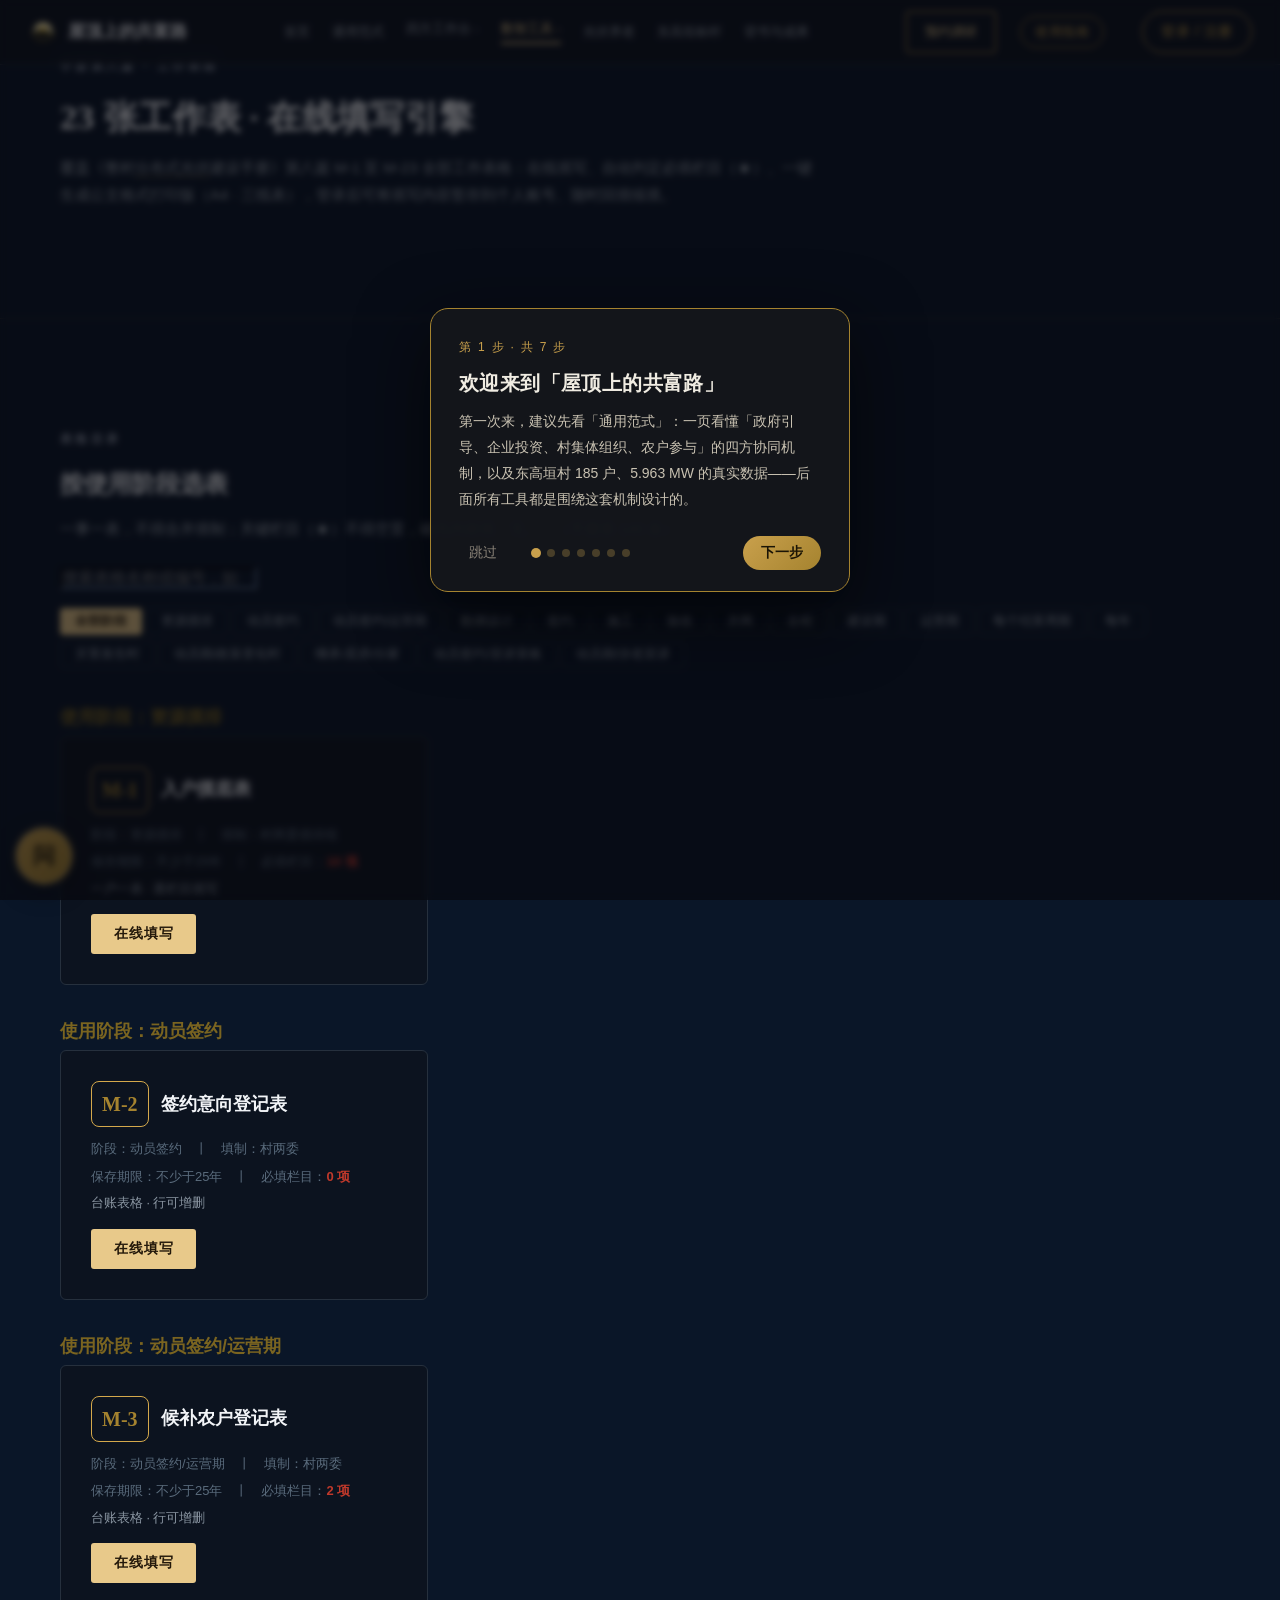
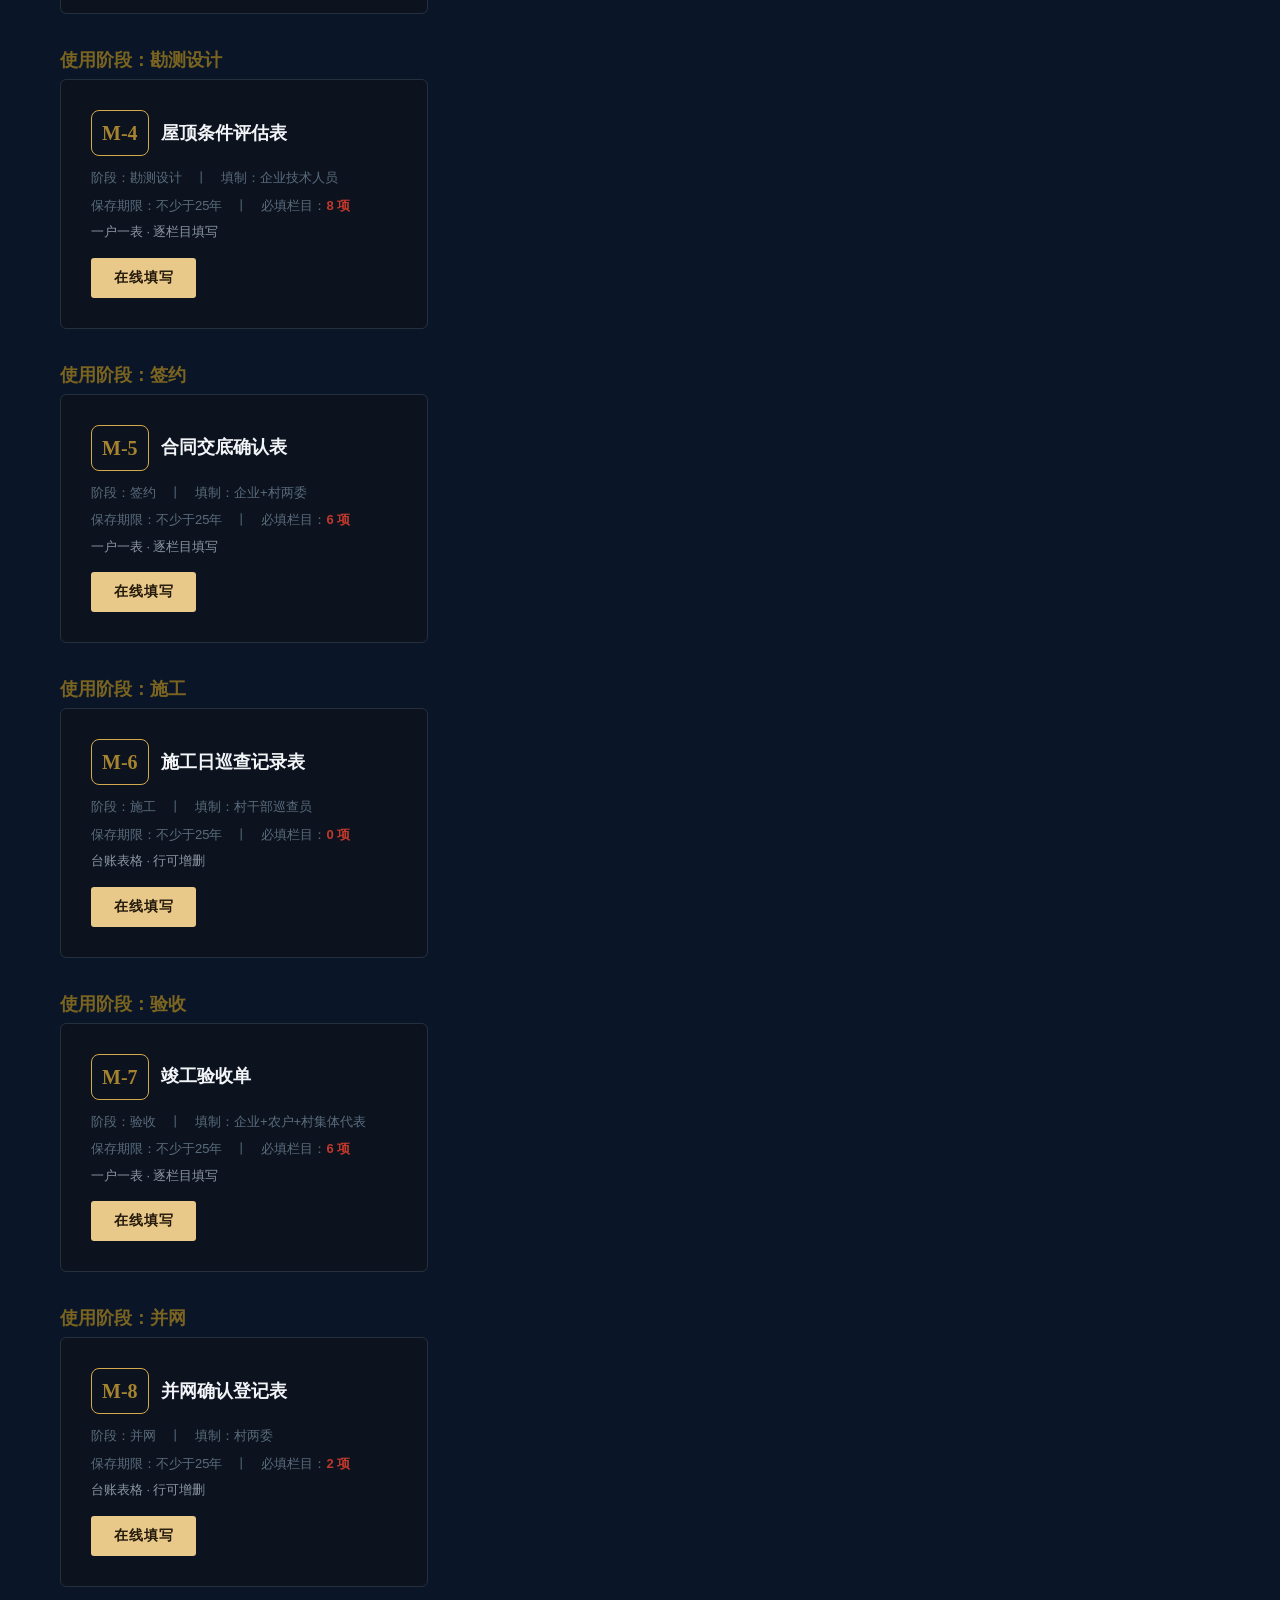
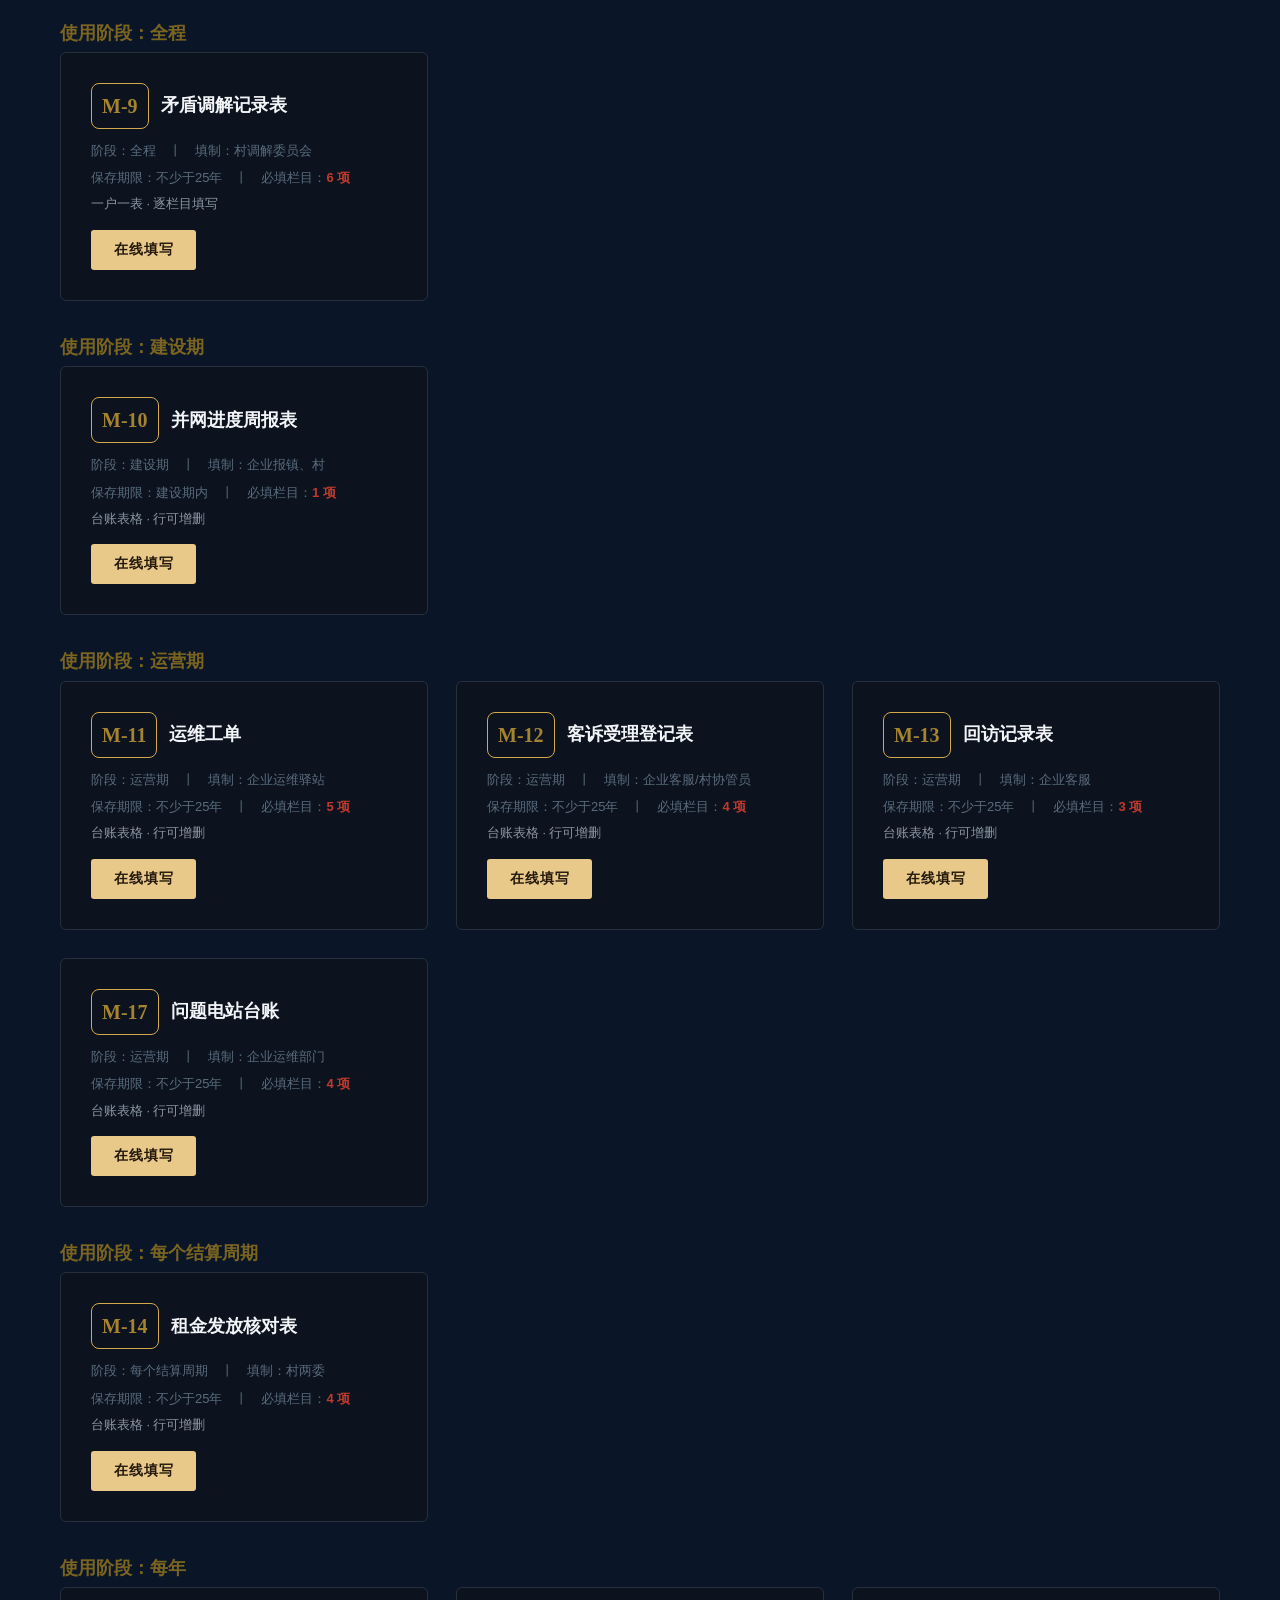
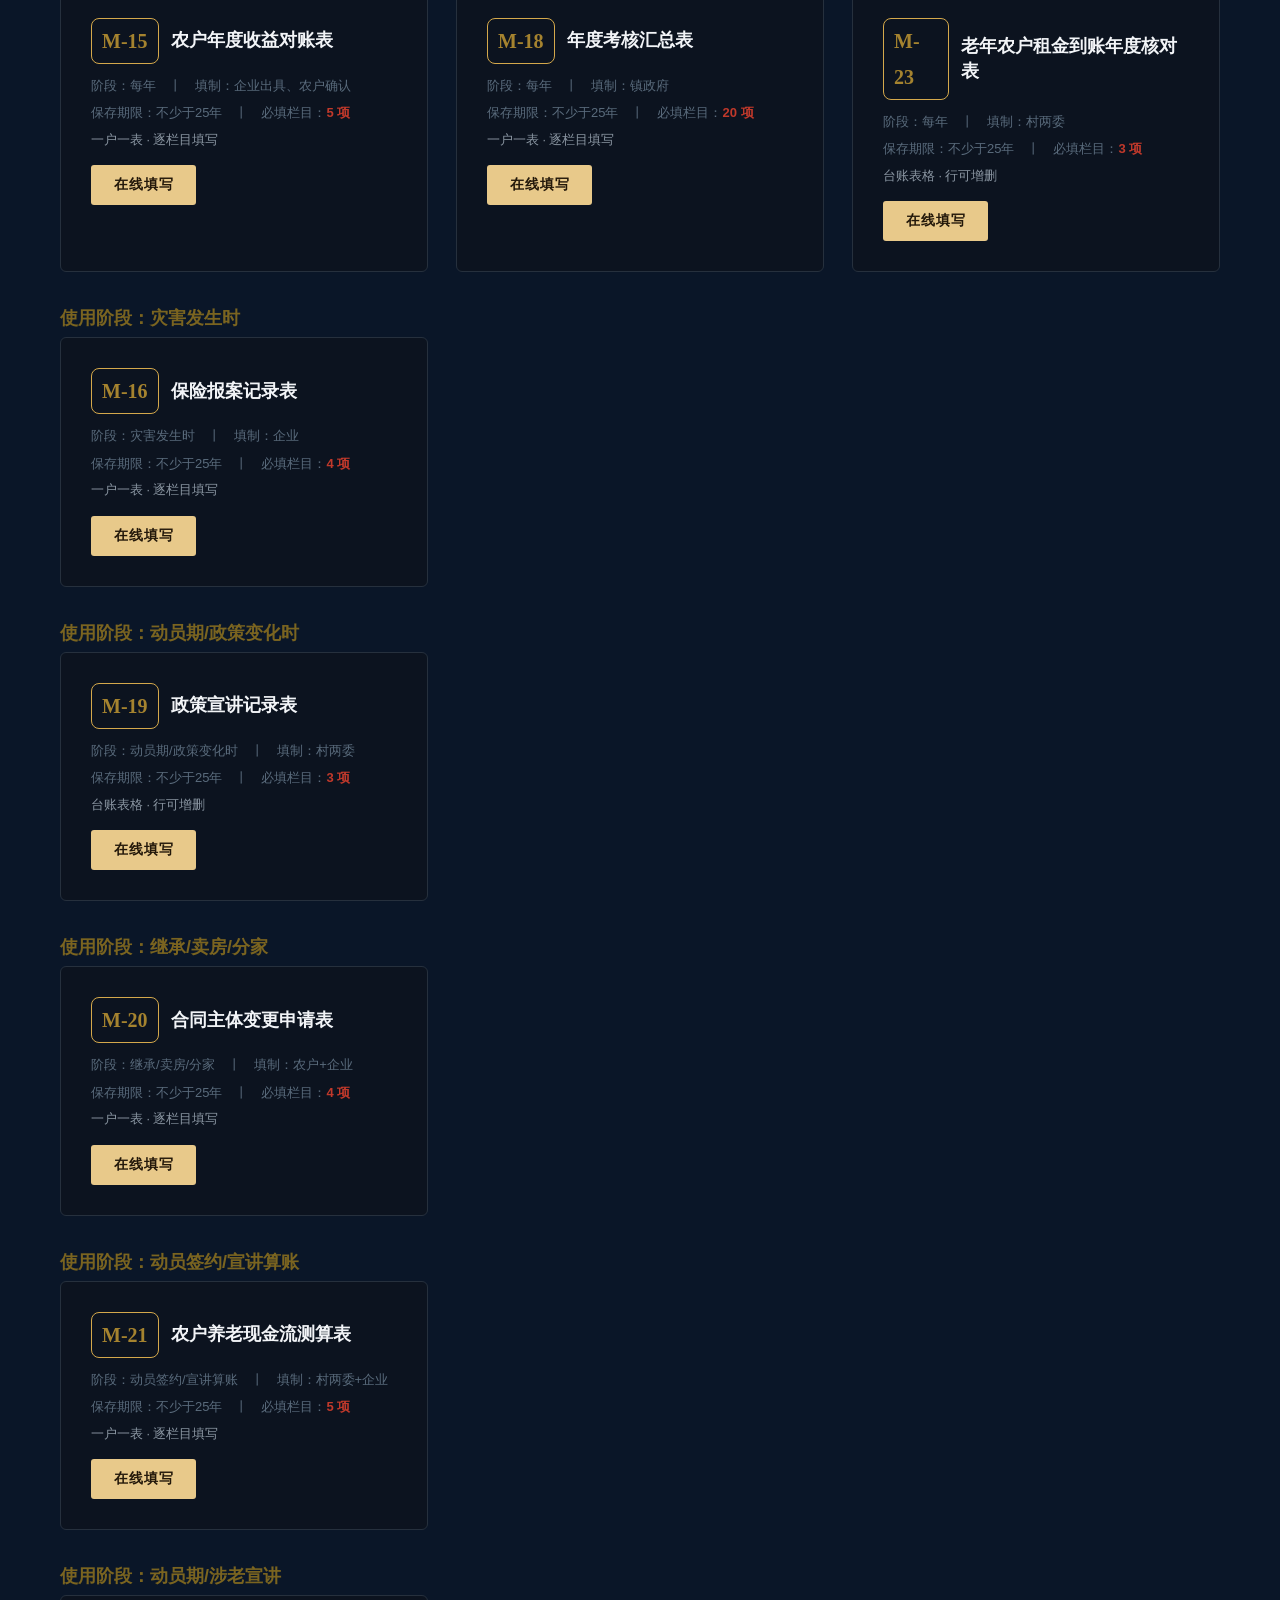
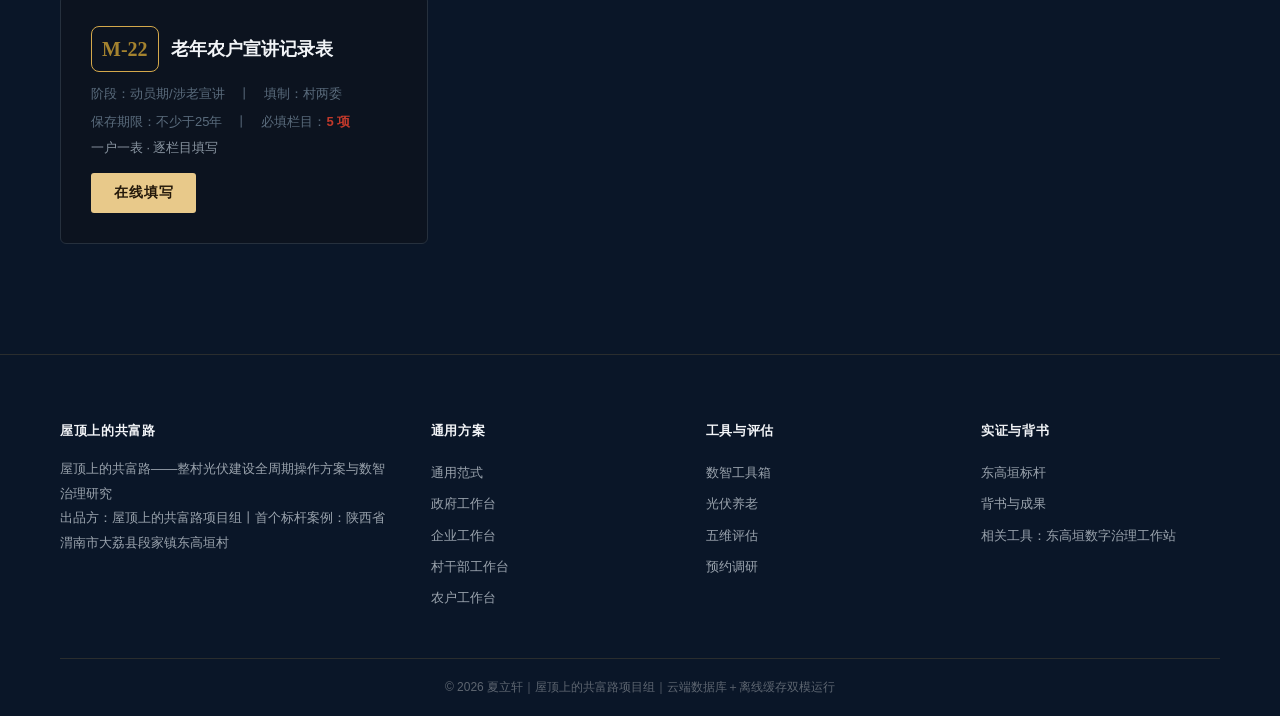
<file: forms.html>
<!DOCTYPE html>
<html lang="zh-CN">
<head>
<meta charset="UTF-8">
<meta name="viewport" content="width=device-width, initial-scale=1">
<title>23 张工作表 · 在线填写引擎 —— 屋顶上的共富路</title>
<meta name="description" content="23 张工作表在线填写引擎：在线填写、暂存回填、公文格式打印。">
<link rel="icon" href="assets/img/logo.png">
<link rel="stylesheet" href="assets/css/main.css">
<link rel="stylesheet" href="assets/css/govdoc.css">
<link rel="stylesheet" href="assets/css/gov-print.css">
<style>
#formSearch{max-width:460px; font-size:15.5px}
#stageTags{margin-top:14px}
.fm-actions{display:flex; gap:14px; flex-wrap:wrap; margin-top:22px}
.arch-row{display:flex; gap:12px; align-items:flex-end; flex-wrap:wrap; margin-top:8px}
.arch-row select{flex:1; min-width:260px}
/* 必填未填齐的拦截提示：普通 toast 一瞥就过，这里加粗红框＋脉冲光圈，让人没法忽略 */
#fillMsg.warn-box{border-width:2px; font-size:16.5px; padding:18px 22px}
@keyframes missPulse{0%{box-shadow:0 0 0 0 rgba(200,75,63,.55)}70%{box-shadow:0 0 0 16px rgba(200,75,63,0)}100%{box-shadow:0 0 0 0 rgba(200,75,63,0)}}
.miss-pulse{animation:missPulse 1.2s ease-out 3}
</style>
</head>
<body>

<section class="section grain" style="padding-top:56px">
  <div class="wrap">
    <div class="kicker rv">手册第八篇 · 工作表格</div>
    <h1 class="rv">23 张工作表 · 在线填写引擎</h1>
    <p class="lead rv" style="margin-top:14px">覆盖《整村分布式光伏建设手册》第八篇 M-1 至 M-23 全部工作表格：在线填写、自动判定必填栏目（★）、一键生成公文格式打印版（A4 · 三线表），登录后可将填写内容暂存到个人账号、随时回填续填。</p>
  </div>
</section>

<!-- 列表视图 -->
<section class="section light" id="viewList">
  <div class="wrap">
    <div class="kicker rv">表格目录</div>
    <h2 class="rv">按使用阶段选表</h2>
    <p class="lead rv">一事一表，不得合并填制；关键栏目（★）不得空置，确无内容填「无」。（手册第 140 条）</p>
    <div style="margin-top:22px">
      <input type="search" id="formSearch" placeholder="搜索表格名称或编号，如：入户摸底 / M-14">
      <div id="stageTags"></div>
    </div>
    <div id="formGroups" style="margin-top:8px"></div>
  </div>
</section>

<!-- 填写视图 -->
<section class="section light" id="viewFill" style="display:none">
  <div class="wrap">
    <div id="fillHead"></div>
    <div id="fillNote" class="note-box" style="margin-top:18px"></div>
    <div class="card" style="margin-top:20px; border-color:var(--gold)">
      <h3 style="margin-bottom:12px">表头信息（写入公文打印版）</h3>
      <div id="fillMeta"></div>
    </div>
    <div id="fillBody"></div>
    <div id="fillMsg" style="display:none"></div>
    <div class="card" style="margin-top:20px">
      <h3 style="margin-bottom:6px">我的存档</h3>
      <p class="caption" style="margin:0 0 6px">登录后可将当前填写内容暂存到个人账号；选择历史存档可一键回填，重复暂存覆盖同一条。</p>
      <div class="arch-row">
        <select id="archSel"><option value="">（读取中……）</option></select>
      </div>
    </div>
    <div class="fm-actions">
      <button class="btn btn-gold" id="btnPrint">生成公文打印版</button>
      <button class="btn btn-line" id="btnSave">暂存到我的账号</button>
      <button class="btn btn-line" id="btnClear" style="border-color:var(--panel-bd); color:var(--sub)">清空重填</button>
      <button class="btn btn-line" id="btnBack" style="border-color:var(--panel-bd); color:var(--sub)">返回列表</button>
    </div>
    <p style="margin-top:22px"><a href="javascript:void(0)" id="btnBack2" style="font-size:14px">← 返回 23 张工作表列表</a></p>
  </div>
</section>

<!-- 打印隔离区（仅打印时输出，屏幕隐藏）；外层再包一层，让 PV.printZone 的祖先链标记有处可挂 -->
<div id="pzWrap"><div id="printZone" style="display:none"></div></div>

<script src="assets/js/data.js"></script>
<script src="assets/js/effects.js"></script>
<script src="assets/js/config.js"></script>
<script src="assets/js/api.js"></script>
<script src="assets/js/auth.js"></script>
<script src="assets/js/main.js"></script>
<script src="assets/js/forms.js"></script>
<script src="assets/js/govdoc.js"></script>
</body>
</html>
</file>
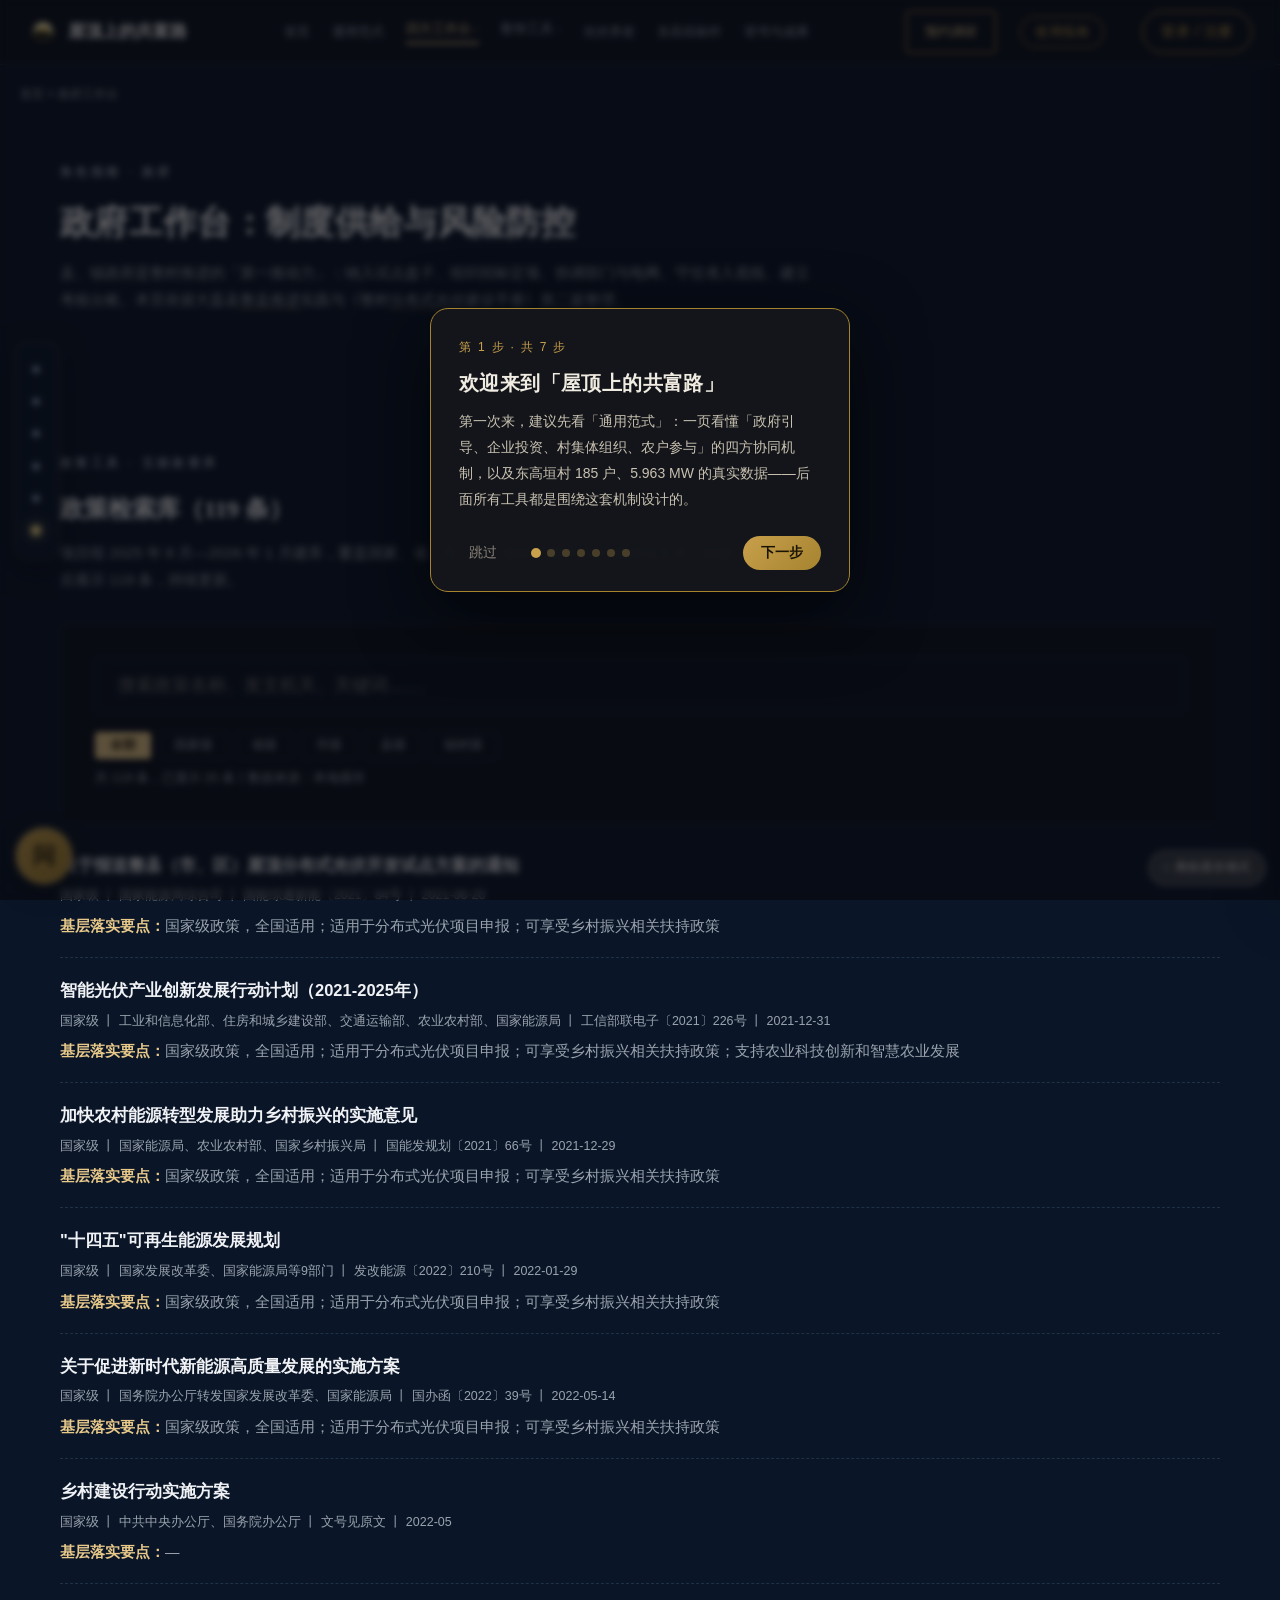
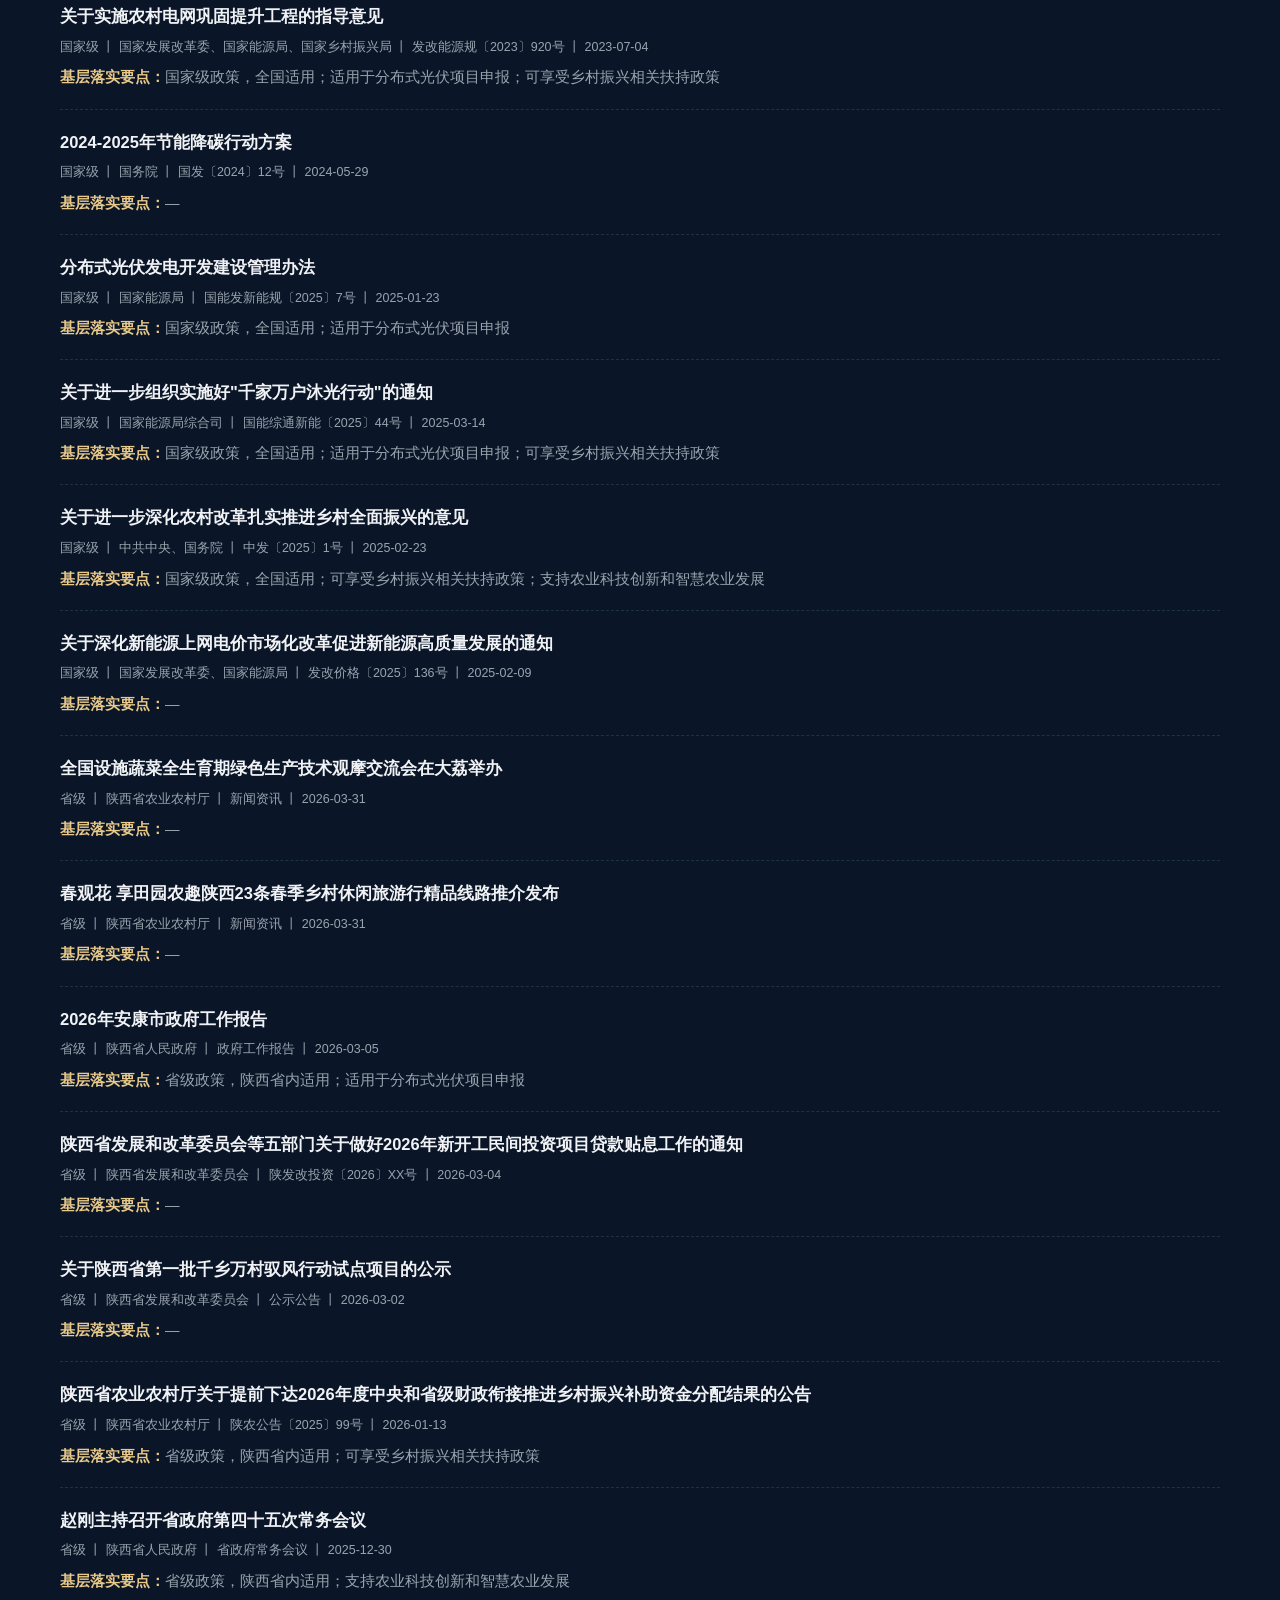
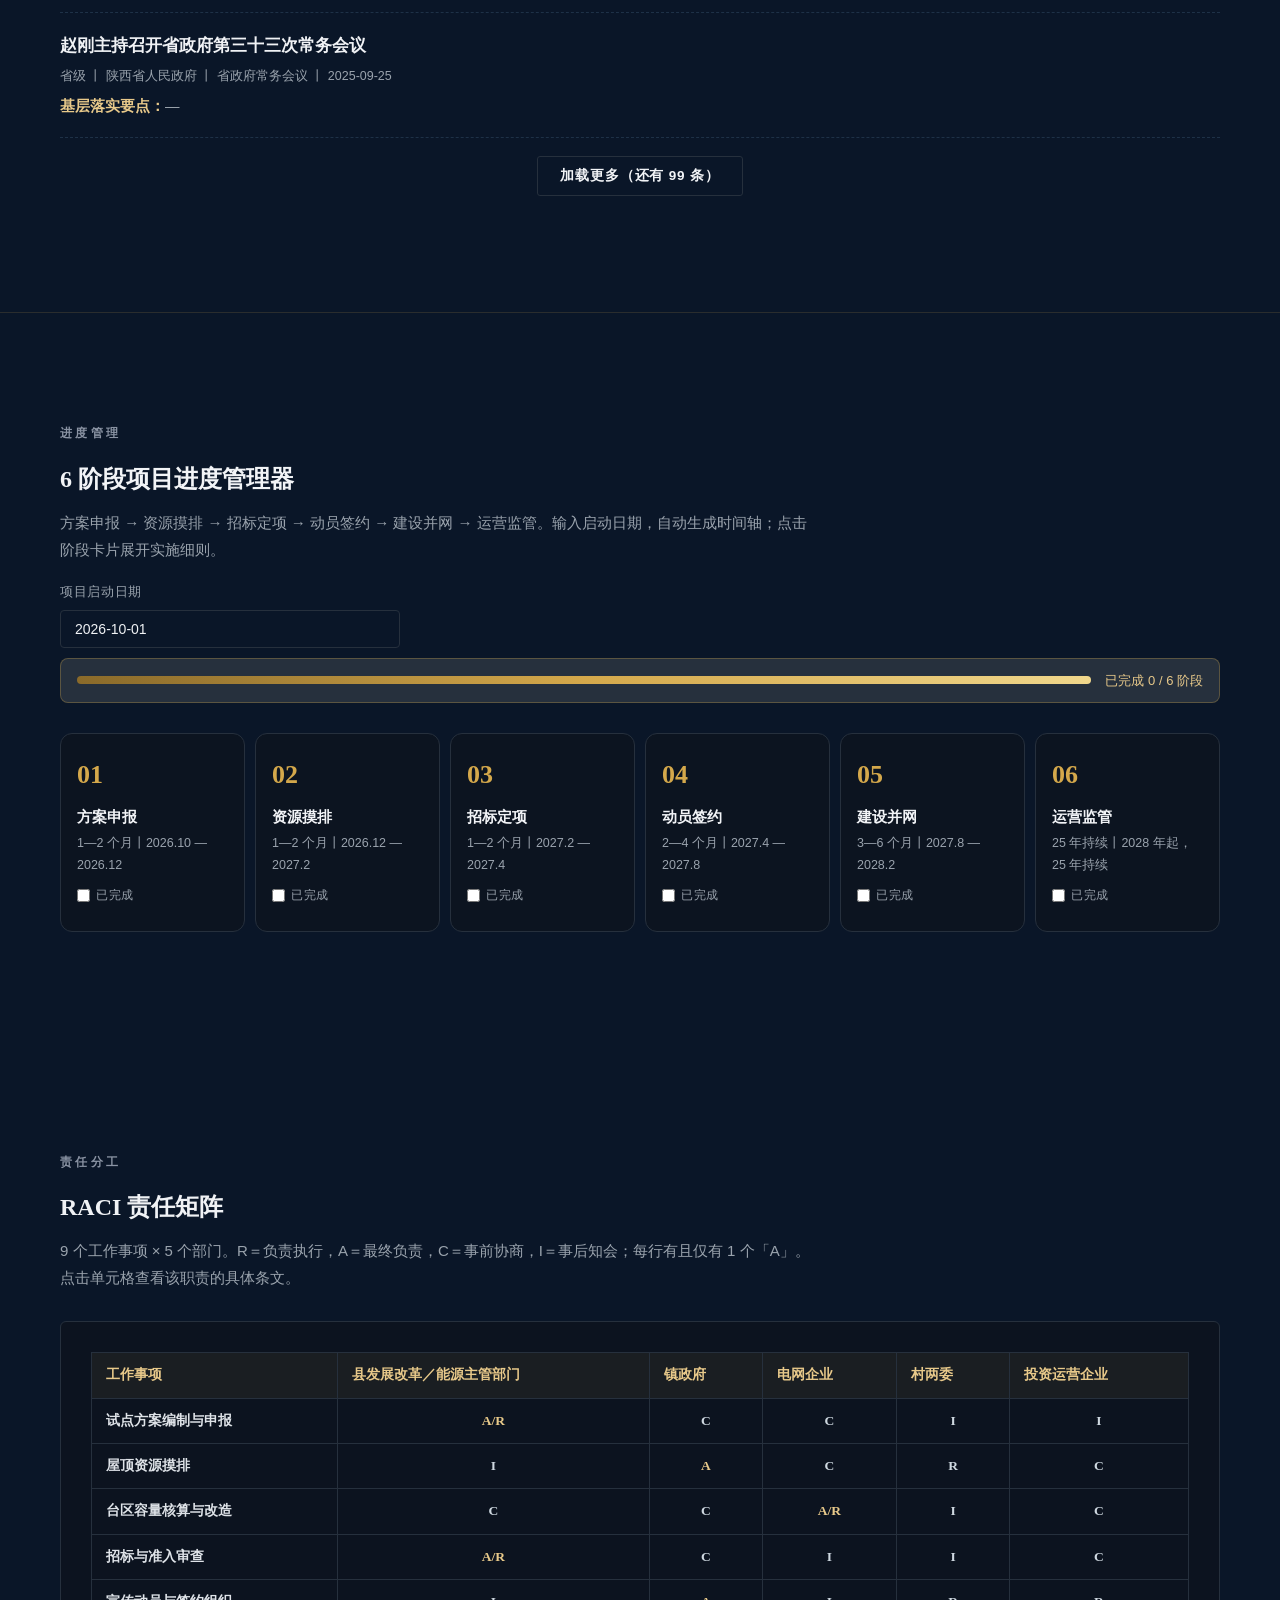
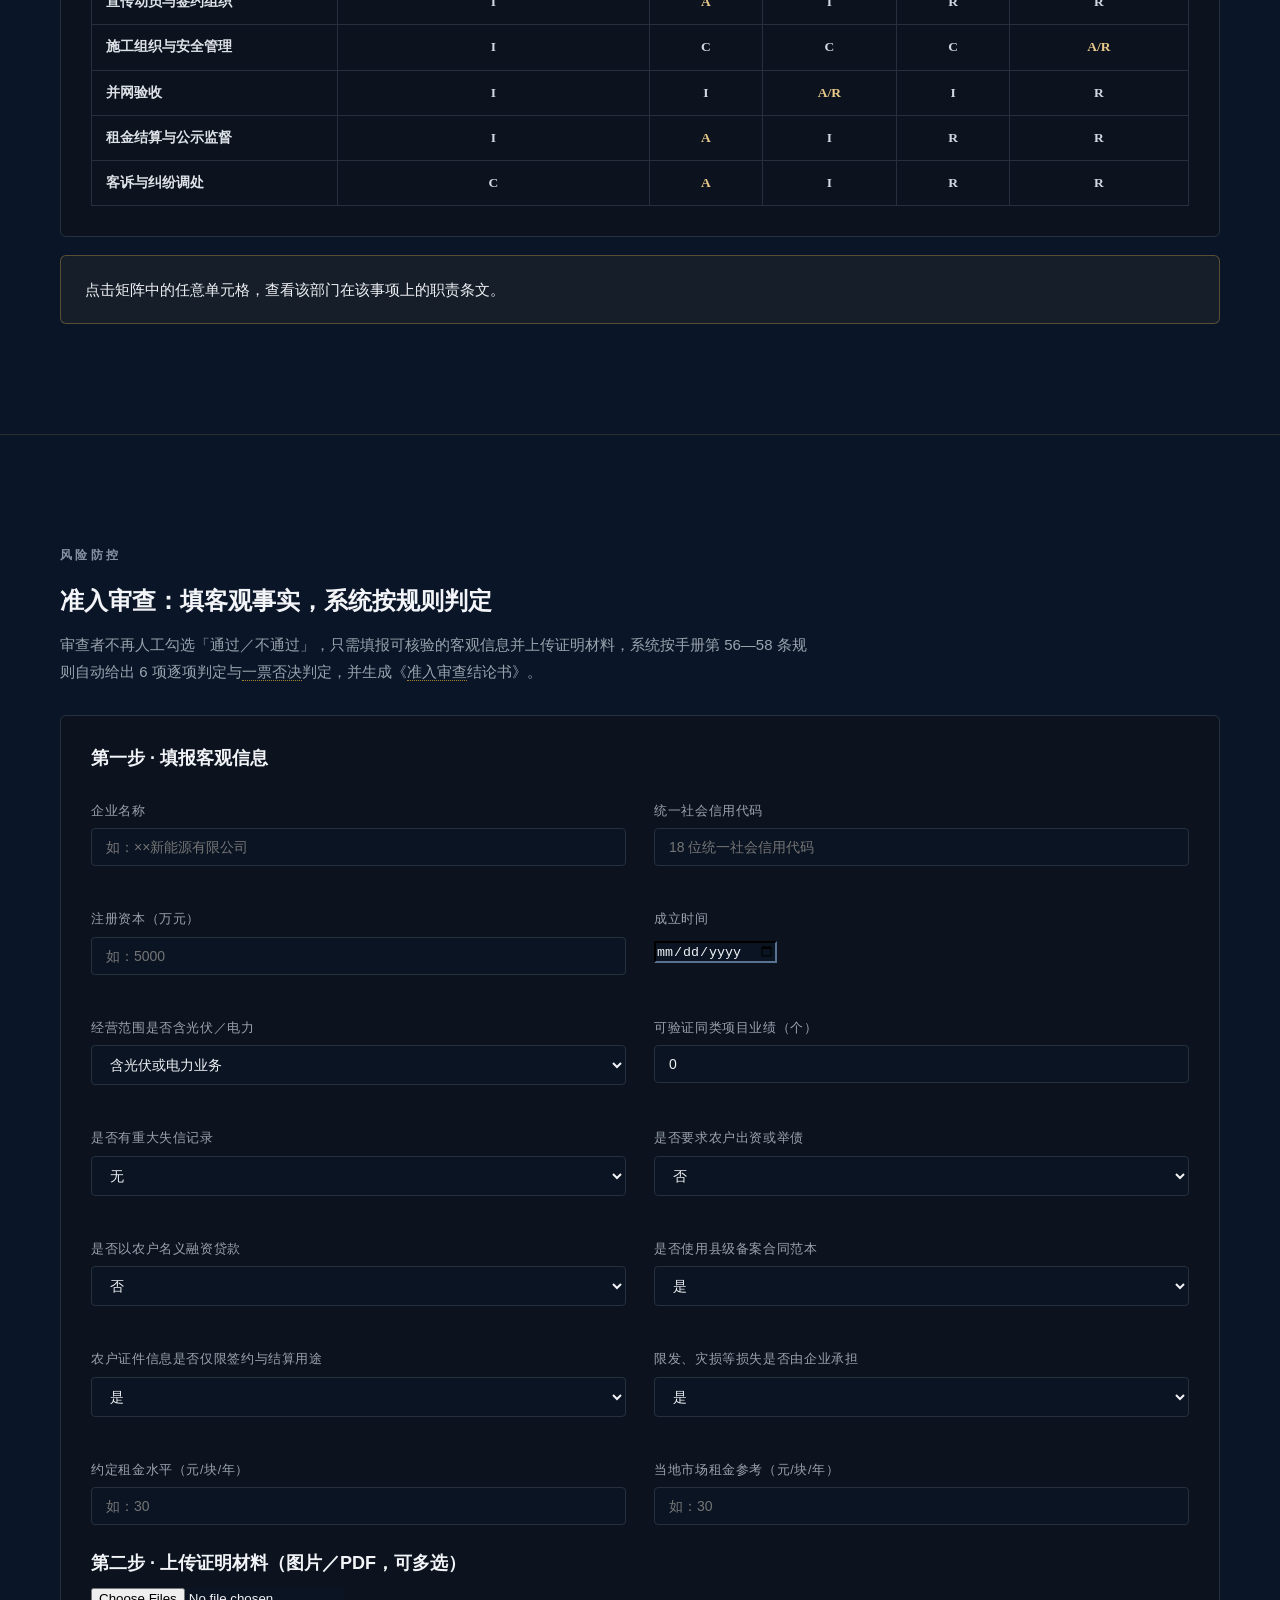
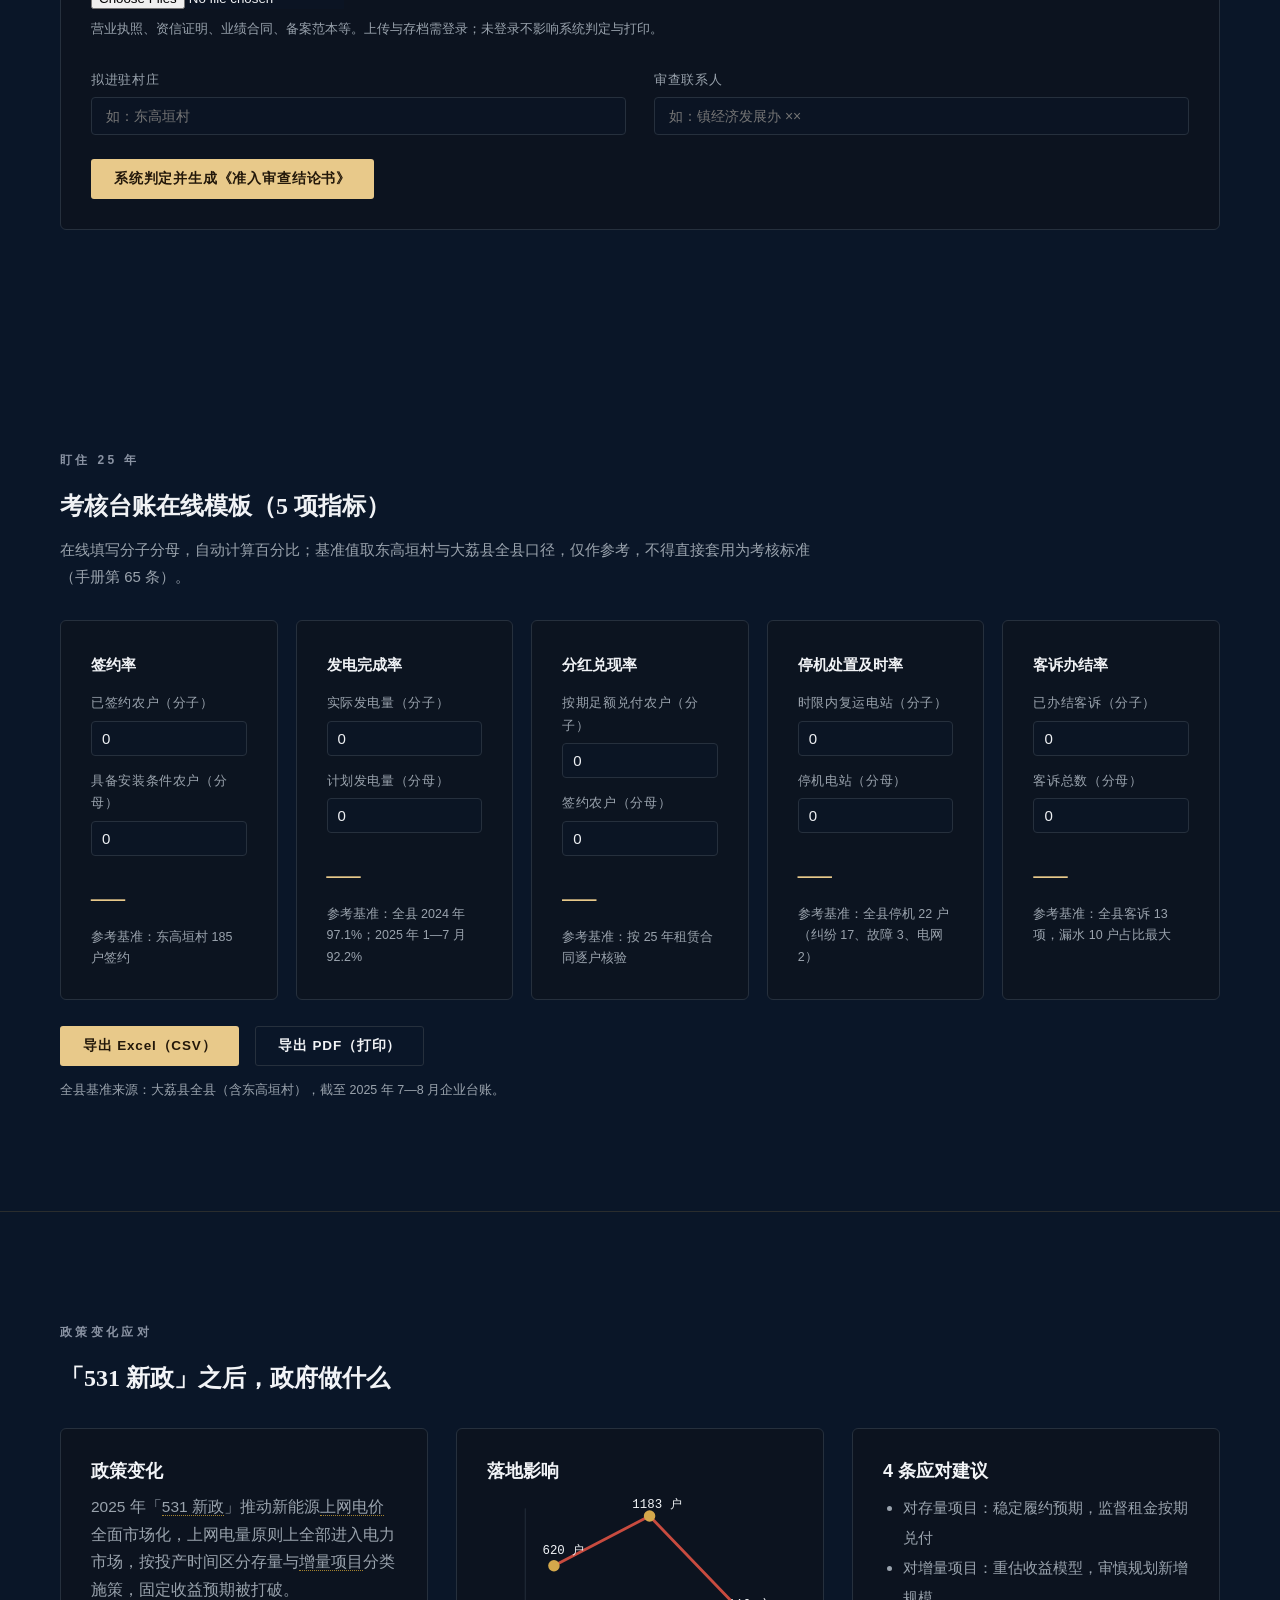
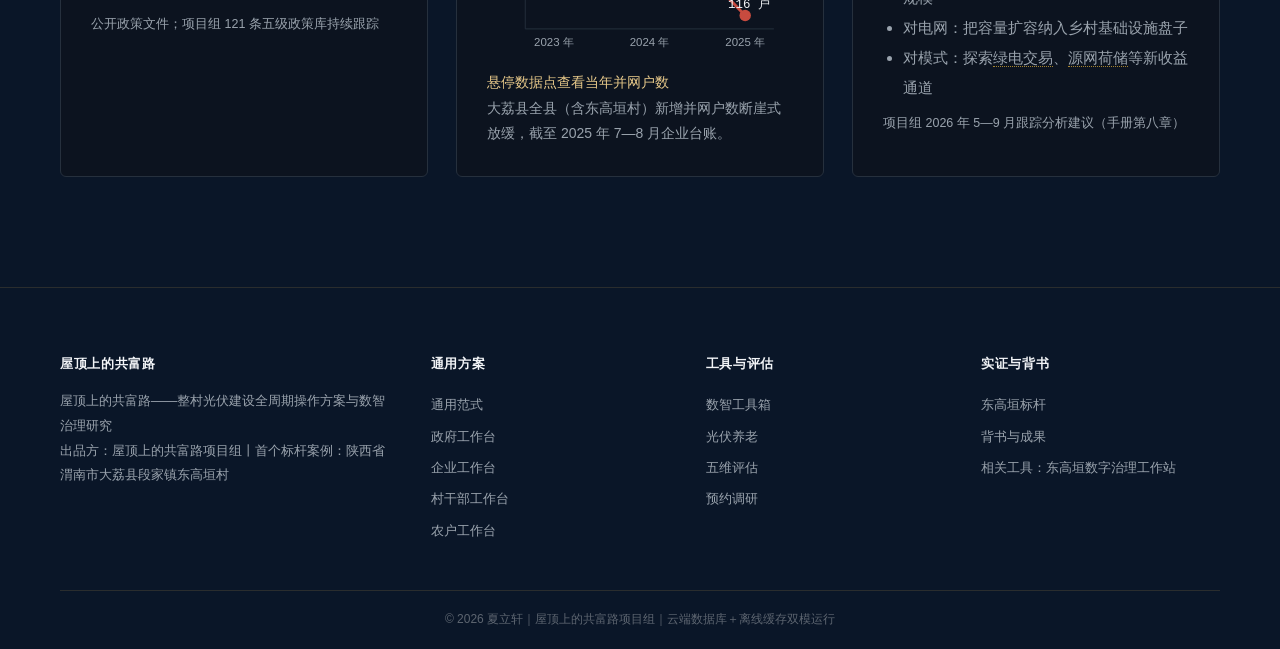
<file: gov.html>
<!DOCTYPE html>
<html lang="zh-CN">
<head>
<meta charset="UTF-8">
<meta name="viewport" content="width=device-width, initial-scale=1">
<title>政府工作台 —— 屋顶上的共富路</title>
<meta name="description" content="政府工作台：政策检索库、进度管理、RACI 责任矩阵、准入审查与考核台账。">
<link rel="icon" href="assets/img/logo.png">
<link rel="stylesheet" href="assets/css/main.css">
<link rel="stylesheet" href="assets/css/govdoc.css">
<link rel="stylesheet" href="assets/css/gov-print.css">
<style>
.search-panel{padding:34px; margin-top:30px}
#polSearch{font-size:18px; padding:16px 22px}
.lvl-tags{margin:16px 0 6px}
.pol-item{padding:18px 0; border-bottom:1px dashed rgba(61,90,117,.4)}
.pol-item .tt{font-weight:600; font-size:16.5px; color:var(--paper)}
.pol-item .meta{font-size:12.5px; color:var(--mist); margin:4px 0 6px}
.pol-item .ap{font-size:14.5px; color:var(--sub)}
.gantt{display:grid; grid-template-columns:repeat(6,1fr); gap:10px; margin-top:30px}
.g-cell{background:var(--panel-bg); border:1px solid var(--panel-bd); border-radius:12px; padding:18px 16px; cursor:pointer; transition:.3s; position:relative}
.g-cell:hover{border-color:var(--gold)}
.pt531{transition:r .2s}
.pt531:hover{r:9}
.g-cell .no{font-family:var(--mono); font-size:26px; color:var(--gold-deep); font-weight:700}
.g-cell .nm{font-weight:700; margin:4px 0 2px}
.g-cell .tm{font-size:12.5px; color:var(--sub)}
.g-cell.on{border-color:var(--gold); box-shadow:0 10px 26px rgba(164,131,47,.18)}
@media(max-width:860px){.gantt{grid-template-columns:1fr 1fr}}
#gDetail{margin-top:24px}
.raci td{text-align:center}
.raci td:first-child{text-align:left; font-weight:600}
.raci td[data-v]{cursor:pointer}
.raci td[data-v]:hover{background:rgba(212,168,75,.2) !important; outline:1px solid var(--gold)}
.rv-badge{font-weight:700; font-family:var(--mono)}
.ledger{display:grid; grid-template-columns:repeat(5,1fr); gap:18px; margin-top:30px}
@media(max-width:1100px){.ledger{grid-template-columns:1fr 1fr}}
.lg-card input{padding:8px 10px; font-size:15px}
.lg-card .pct{font-family:var(--mono); font-size:34px; color:var(--gold2); margin-top:10px}
.mini-line{width:100%; height:auto}

/* ---------- 政策详情抽屉 + 准实时刷新 ---------- */
.pol-item{cursor:pointer;transition:background .2s}
.pol-item:hover{background:rgba(212,168,75,.07)}
.pdrawer{position:fixed;top:0;right:0;bottom:0;width:min(480px,94vw);z-index:80;
  background:var(--card,#12233A);border-left:1px solid rgba(212,168,75,.35);box-shadow:-18px 0 50px rgba(0,0,0,.5);
  transform:translateX(105%);transition:transform .4s cubic-bezier(.16,1,.3,1);display:flex;flex-direction:column}
.pdrawer.on{transform:none}
.pdrawer .pdh{flex:none;display:flex;justify-content:space-between;align-items:center;padding:18px 22px;border-bottom:1px solid rgba(212,168,75,.2)}
.pdrawer .pdh b{font-size:14px;letter-spacing:.1em}
.pdrawer .pdc{background:none;border:1px solid rgba(212,168,75,.4);color:inherit;width:34px;height:34px;border-radius:6px;font-size:16px;cursor:pointer}
.pdrawer .pdb{flex:1;overflow-y:auto;padding:22px 24px;font-size:14.5px;line-height:1.9}
.pol-item mark,.pdrawer mark{background:rgba(232,201,138,.28);color:var(--gold-soft);border-radius:2px;padding:0 1px}
.pdrawer .pdb h3{font-size:19px;line-height:1.6;margin-bottom:14px}
.pdrawer .pd-meta{display:grid;grid-template-columns:auto 1fr;gap:6px 16px;font-size:13px;opacity:.75;margin-bottom:16px}
.pdrawer .pd-sec{border-top:1px dashed rgba(212,168,75,.25);padding-top:12px;margin-top:12px}
.pdrawer .pd-sec h6{font-size:12px;letter-spacing:.16em;margin-bottom:8px}
.pdmask{position:fixed;inset:0;z-index:75;background:rgba(3,8,16,.55);opacity:0;pointer-events:none;transition:opacity .3s}
.pdmask.on{opacity:1;pointer-events:auto}

/* ---------- 进度管理器 ---------- */
.prog-bar{display:flex;align-items:center;gap:14px;margin:10px 0 16px;background:var(--panel-bd);border:1px solid rgba(212,168,75,.3);border-radius:8px;padding:10px 16px}
.prog-bar i{display:block;height:8px;flex:0 0 auto;width:0;max-width:100%;background:linear-gradient(90deg,#8A6A2A,#D4A84B,#F0D78C);border-radius:99px;transition:width .5s cubic-bezier(.16,1,.3,1)}
.prog-bar{flex-wrap:wrap}
.prog-bar i{flex:1;min-width:120px}
.prog-bar span{font-size:13px;color:var(--gold2,#F0D78C);white-space:nowrap}
.g-cell.done{border-color:rgba(212,168,75,.7);background:rgba(212,168,75,.08)}
.g-done{display:inline-flex;align-items:center;gap:6px;margin-top:8px;font-size:12px;color:#8FA8BF;cursor:pointer}
.g-done input{accent-color:#D4A84B}
.g-dt{color:var(--gold2,#F0D78C)}
</style>
</head>
<body>
<div data-crumb></div>

<section class="section grain" style="padding-top:56px">
  <div class="wrap">
    <div class="kicker rv">角色指南 · 政府</div>
    <h1 class="rv">政府工作台：制度供给与风险防控</h1>
    <p class="lead rv" style="margin-top:14px">县、镇政府是整村推进的「第一推动力」：纳入试点盘子、组织招标定项、协调部门与电网、守住准入底线、建立考核台账。本页依据大荔县整县推进实践与《整村分布式光伏建设手册》第二篇整理。</p>
  </div>
</section>

<!-- 政策检索库 -->
<section class="section grain" style="padding-top:30px" id="policy" data-nav="政策检索">
  <div class="wrap">
    <div class="kicker rv">政策工具 · 五级政策库</div>
    <h2 class="rv">政策检索库（119 条）</h2>
    <p class="lead rv">项目组 2025 年 8 月—2026 年 1 月建库，覆盖国家、省、市、县、镇村 5 级共 121 条政策文本，剔除 2 条误入库后展示 119 条，持续更新。</p>
    <div class="glass search-panel rv">
      <input id="polSearch" type="text" placeholder="搜索政策名称、发文机关、关键词……">
      <div class="lvl-tags" id="lvlTags">
        <button class="tag on" data-lv="">全部</button>
        <button class="tag" data-lv="国家级">国家级</button>
        <button class="tag" data-lv="省级">省级</button>
        <button class="tag" data-lv="市级">市级</button>
        <button class="tag" data-lv="县级">县级</button>
        <button class="tag" data-lv="镇村">镇村级</button>
      </div>
      <div class="caption" id="polCount"></div>
    </div>
    <div id="polList" class="rv" style="margin-top:8px"></div>
  </div>
</section>

<!-- 6 阶段甘特 -->
<section class="section light" id="ganttSec" data-nav="进度管理">
  <div class="wrap">
    <div class="kicker rv">进度管理</div>
    <h2 class="rv">6 阶段项目进度管理器</h2>
    <p class="lead rv">方案申报 → 资源摸排 → 招标定项 → 动员签约 → 建设并网 → 运营监管。输入启动日期，自动生成时间轴；点击阶段卡片展开实施细则。</p>
    <div style="max-width:340px; margin-top:18px"><label>项目启动日期</label><input type="text" id="startDate" placeholder="如：2026-10-01" value="2026-10-01"></div>
    <div id="progBar" class="prog-bar"><i></i><span></span></div>
    <div class="gantt" id="gantt"></div>
    <div id="gDetail" class="card" style="display:none"></div>
  </div>
</section>

<!-- RACI -->
<section class="section grain" id="raci" data-nav="责任矩阵">
  <div class="wrap">
    <div class="kicker rv">责任分工</div>
    <h2 class="rv">RACI 责任矩阵</h2>
    <p class="lead rv">9 个工作事项 × 5 个部门。R＝负责执行，A＝最终负责，C＝事前协商，I＝事后知会；每行有且仅有 1 个「A」。点击单元格查看该职责的具体条文。</p>
    <div class="card rv" style="margin-top:30px; overflow-x:auto">
      <table class="tbl raci" id="raciTbl"></table>
    </div>
    <div id="raciDetail" class="note-box rv" style="margin-top:18px">点击矩阵中的任意单元格，查看该部门在该事项上的职责条文。</div>
  </div>
</section>

<!-- 准入审查 -->
<section class="section light" id="access" data-nav="准入审查">
  <div class="wrap">
    <div class="kicker rv">风险防控</div>
    <h2 class="rv">准入审查：填客观事实，系统按规则判定</h2>
    <p class="lead rv">审查者不再人工勾选「通过／不通过」，只需填报可核验的客观信息并上传证明材料，系统按手册第 56—58 条规则自动给出 6 项逐项判定与一票否决判定，并生成《准入审查结论书》。</p>
    <div class="card rv" style="margin-top:30px">
      <h3>第一步 · 填报客观信息</h3>
      <div class="grid2" style="margin-top:14px">
        <div><label>企业名称</label><input type="text" id="arOrg" placeholder="如：××新能源有限公司"></div>
        <div><label>统一社会信用代码</label><input type="text" id="arCode" placeholder="18 位统一社会信用代码"></div>
        <div><label>注册资本（万元）</label><input type="number" id="arCapital" min="0" placeholder="如：5000"></div>
        <div><label>成立时间</label><input type="date" id="arFounded"></div>
        <div><label>经营范围是否含光伏／电力</label><select id="arScope"><option value="yes">含光伏或电力业务</option><option value="no">不含</option></select></div>
        <div><label>可验证同类项目业绩（个）</label><input type="number" id="arPerf" min="0" value="0"></div>
        <div><label>是否有重大失信记录</label><select id="arDishonor"><option value="no">无</option><option value="yes">有</option></select></div>
        <div><label>是否要求农户出资或举债</label><select id="arFund"><option value="no">否</option><option value="yes">是</option></select></div>
        <div><label>是否以农户名义融资贷款</label><select id="arLoan"><option value="no">否</option><option value="yes">是</option></select></div>
        <div><label>是否使用县级备案合同范本</label><select id="arTemplate"><option value="yes">是</option><option value="no">否</option></select></div>
        <div><label>农户证件信息是否仅限签约与结算用途</label><select id="arIduse"><option value="yes">是</option><option value="no">否</option></select></div>
        <div><label>限发、灾损等损失是否由企业承担</label><select id="arLoss"><option value="yes">是</option><option value="no">否</option></select></div>
        <div><label>约定租金水平（元/块/年）</label><input type="number" id="arRent" min="0" placeholder="如：30"></div>
        <div><label>当地市场租金参考（元/块/年）</label><input type="number" id="arRentRef" min="0" placeholder="如：30"></div>
      </div>
      <h3 style="margin-top:26px">第二步 · 上传证明材料（图片／PDF，可多选）</h3>
      <input type="file" id="arFiles" multiple accept="image/*,.pdf" style="margin-top:12px">
      <p class="caption" style="margin-top:8px">营业执照、资信证明、业绩合同、备案范本等。上传与存档需登录；未登录不影响系统判定与打印。</p>
      <div class="grid2" style="margin-top:14px">
        <div><label>拟进驻村庄</label><input type="text" id="arVillage" placeholder="如：东高垣村"></div>
        <div><label>审查联系人</label><input type="text" id="arContact" placeholder="如：镇经济发展办 ××"></div>
      </div>
      <div style="margin-top:24px; display:flex; gap:16px; flex-wrap:wrap">
        <button class="btn btn-gold" id="arJudge">系统判定并生成《准入审查结论书》</button>
        <button class="btn btn-line" id="arPrint" style="display:none">导出 PDF（打印）</button>
        <button class="btn btn-line" id="arSubmit" style="display:none">提交审查记录存档</button>
      </div>
      <div id="arMsg" style="display:none; margin-top:16px"></div>
      <div id="arResult" class="note-box" style="margin-top:16px; display:none"></div>
    </div>
    <!-- 公文打印版容器：只承载《准入审查结论书》，打印时经 PV.printZone 隔离输出 -->
    <div id="arDoc" style="display:none"></div>
  </div>
</section>

<!-- 考核台账 -->
<section class="section grain" id="ledgerSec" data-nav="考核台账">
  <div class="wrap">
    <div class="kicker rv">盯住 25 年</div>
    <h2 class="rv">考核台账在线模板（5 项指标）</h2>
    <p class="lead rv">在线填写分子分母，自动计算百分比；基准值取东高垣村与大荔县全县口径，仅作参考，不得直接套用为考核标准（手册第 65 条）。</p>
    <div class="ledger" id="ledger"></div>
    <div style="margin-top:26px; display:flex; gap:16px; flex-wrap:wrap">
      <button class="btn btn-gold" id="lgCsv">导出 Excel（CSV）</button>
      <button class="btn btn-line" id="lgPrint">导出 PDF（打印）</button>
    </div>
    <p class="caption" style="margin-top:14px">全县基准来源：大荔县全县（含东高垣村），截至 2025 年 7—8 月企业台账。</p>
    <!-- 公文打印版容器：只承载年度考核台账，打印时经 PV.printZone 隔离输出 -->
    <div id="ledgerDoc" style="display:none"></div>
  </div>
</section>

<!-- 531 应对 -->
<section class="section light" id="p531" data-nav="政策应对">
  <div class="wrap">
    <div class="kicker rv">政策变化应对</div>
    <h2 class="rv">「531 新政」之后，政府做什么</h2>
    <div class="grid3" style="margin-top:34px">
      <div class="card rv">
        <h3>政策变化</h3>
        <p style="color:var(--sub); font-size:15.5px; margin-top:8px">2025 年「531 新政」推动新能源上网电价全面市场化，上网电量原则上全部进入电力市场，按投产时间区分存量与增量项目分类施策，固定收益预期被打破。</p>
        <p class="caption" style="margin-top:10px">公开政策文件；项目组 121 条五级政策库持续跟踪</p>
      </div>
      <div class="card rv">
        <h3>落地影响</h3>
        <svg class="mini-line" viewBox="0 0 320 170" style="margin-top:10px" id="p531Chart">
          <line x1="40" y1="140" x2="300" y2="140" stroke="#26303D"/>
          <line x1="40" y1="140" x2="40" y2="14" stroke="#26303D"/>
          <polyline points="70,74 170,22 270,126" fill="none" stroke="#C84B3F" stroke-width="3"/>
          <g fill="#F2F4F7" font-size="13" font-family="monospace">
            <circle class="pt531" cx="70" cy="74" r="6" fill="var(--gold-deep)" style="cursor:pointer"><title>2023 年新增并网 620 户</title></circle><text x="58" y="62">620 户</text>
            <circle class="pt531" cx="170" cy="22" r="6" fill="var(--gold-deep)" style="cursor:pointer"><title>2024 年新增并网 1183 户（峰值）</title></circle><text x="152" y="14">1183 户</text>
            <circle class="pt531" cx="270" cy="126" r="6" fill="#C84B3F" style="cursor:pointer"><title>2025 年 1—8 月新增并网仅 116 户（531 新政后断崖）</title></circle><text x="252" y="118">116 户</text>
          </g>
          <g fill="#9AA3AD" font-size="12" text-anchor="middle"><text x="70" y="158">2023 年</text><text x="170" y="158">2024 年</text><text x="270" y="158">2025 年</text></g>
        </svg>
        <p id="p531Read" style="color:var(--gold-soft); font-size:13.5px; min-height:22px; margin-top:6px">悬停数据点查看当年并网户数</p>
        <p style="color:var(--sub); font-size:14px">大荔县全县（含东高垣村）新增并网户数断崖式放缓，截至 2025 年 7—8 月企业台账。</p>
      </div>
      <div class="card rv">
        <h3>4 条应对建议</h3>
        <ul style="color:var(--sub); font-size:15px; margin-top:8px; padding-left:20px; line-height:2">
          <li>对存量项目：稳定履约预期，监督租金按期兑付</li>
          <li>对增量项目：重估收益模型，审慎规划新增规模</li>
          <li>对电网：把容量扩容纳入乡村基础设施盘子</li>
          <li>对模式：探索绿电交易、源网荷储等新收益通道</li>
        </ul>
        <p class="caption" style="margin-top:10px">项目组 2026 年 5—9 月跟踪分析建议（手册第八章）</p>
      </div>
    </div>
  </div>
</section>

<script src="assets/js/data.js"></script>
<script src="assets/js/effects.js"></script>
<script src="assets/js/config.js"></script>
<script src="assets/js/api.js"></script>
<script src="assets/js/main.js"></script>
<script src="assets/js/sidenav.js" defer></script>
<script>
document.addEventListener("DOMContentLoaded", function () {
  /* 政策检索（云端政策库优先，连接失败或未配置时回退本地缓存） */
  var lv = "", kw = "";
  var list = document.getElementById("polList"), cnt = document.getElementById("polCount");
  var polRows = PVDATA.policies;
  function mapPol(p) { /* 云端 snake_case 字段映射为本地 camelCase，本地数据原样通过 */
    return { id: p.id, level: p.level, title: p.title, org: p.org, date: p.date,
      docNo: p.docNo !== undefined ? p.docNo : p.doc_no,
      topics: p.topics || [],
      applyPoint: p.applyPoint !== undefined ? p.applyPoint : p.apply_point,
      requirement: p.requirement, deadline: p.deadline, subsidy: p.subsidy };
  }
  var POL_PAGE = 20, polShown = POL_PAGE, polSig = "";
  function renderPol() {
    var esc = window.mgEsc; /* 云端/缓存数据一律转义后再进 innerHTML */
    var rows = polRows.filter(function (p) {
      var okLv = !lv || p.level.indexOf(lv.replace("镇村", "镇")) >= 0;
      var okKw = !kw || (p.title + p.org + p.topics.join(" ") + p.docNo).toLowerCase().indexOf(kw) >= 0;
      return okLv && okKw;
    });
    var sig = lv + "|" + kw + "|" + polRows.length;
    if (sig !== polSig) { polSig = sig; polShown = POL_PAGE; }
    function hl(t) {
      var s = esc(t || ""); if (!kw) return s;
      var re = new RegExp(kw.replace(/[.*+?^${}()|[\]\\]/g, "\\$&"), "gi");
      return s.replace(re, function (m) { return "<mark>" + m + "</mark>"; });
    }
    cnt.textContent = "共 " + rows.length + " 条，已显示 " + Math.min(polShown, rows.length) + " 条" + (window.MG && MG.state.online ? "丨数据来源：云端政策库（实时）" : "丨数据来源：本地缓存");
    list.innerHTML = rows.slice(0, polShown).map(function (p) {
      var pidx = polRows.indexOf(p);
      return '<div class="pol-item" data-idx="' + pidx + '"><div class="tt">' + hl(p.title) + '</div>' +
        '<div class="meta">' + esc(p.level) + " 丨 " + esc(p.org) + " 丨 " + esc(p.docNo || "文号见原文") + " 丨 " + esc(p.date) + "</div>" +
        '<div class="ap"><b style="color:var(--gold2)">基层落实要点：</b>' + hl(p.applyPoint || p.requirement || "—") + "</div></div>";
    }).join("") || '<p class="caption">无匹配结果。</p>';
    if (rows.length > polShown) {
      list.innerHTML += '<div style="text-align:center;padding:18px 0 6px"><button class="btn btn-line" id="polMore">加载更多（还有 ' + (rows.length - polShown) + " 条）</button></div>";
      var mb = document.getElementById("polMore");
      if (mb) mb.addEventListener("click", function (e) { e.stopPropagation(); polShown += POL_PAGE; renderPol(); });
    }
  }
  function loadPol() {
    var cloudLv = lv === "镇村" ? "镇村级" : lv; /* 云端 level 取值为「镇村级」 */
    MG.gfPolicies(cloudLv ? { level: cloudLv } : {}).then(function (rows) {
      polRows = rows && rows.length ? rows.map(mapPol) : PVDATA.policies; /* null 或空集一律回退本地缓存 */
      renderPol();
    });
  }
  document.getElementById("polSearch").addEventListener("input", function (e) { kw = e.target.value.trim().toLowerCase(); renderPol(); });
  document.getElementById("lvlTags").addEventListener("click", function (e) {
    var b = e.target.closest(".tag"); if (!b) return;
    document.querySelectorAll("#lvlTags .tag").forEach(function (t) { t.classList.remove("on"); });
    b.classList.add("on"); lv = b.dataset.lv; loadPol();
  });
  loadPol();

  /* 531 折线：悬停数据点读数 */
  document.querySelectorAll(".pt531").forEach(function (c) {
    c.addEventListener("mouseenter", function () {
      var r = document.getElementById("p531Read");
      if (r) r.textContent = c.querySelector("title").textContent;
    });
  });

  /* ---------- 政策详情抽屉 ---------- */
  function openPolDrawer(i) {
    var p = polRows[i]; if (!p) return;
    var esc = window.mgEsc;
    document.getElementById("pdBody").innerHTML =
      "<h3>" + esc(p.title) + "</h3>" +
      '<div class="pd-meta">' +
      "<b>效力层级</b><span>" + esc(p.level || "") + "</span>" +
      "<b>发文机关</b><span>" + esc(p.org || "") + "</span>" +
      "<b>发文字号</b><span>" + esc(p.docNo || "文号见原文") + "</span>" +
      "<b>成文日期</b><span>" + esc(p.date || "") + "</span>" +
      ((p.topics && p.topics.length) ? "<b>主题</b><span>" + esc(p.topics.join("、")) + "</span>" : "") +
      "</div>" +
      ((p.applyPoint || p.requirement) ? '<div class="pd-sec"><h6>基层落实要点</h6><p>' + esc(p.applyPoint || p.requirement) + "</p></div>" : "") +
      (p.subsidy ? '<div class="pd-sec"><h6>资金与补贴</h6><p>' + esc(p.subsidy) + "</p></div>" : "") +
      (p.deadline ? '<div class="pd-sec"><h6>申报时限</h6><p>' + esc(p.deadline) + "</p></div>" : "") +
      (p.summary ? '<div class="pd-sec"><h6>内容摘要</h6><p>' + esc(p.summary) + "</p></div>" : "") +
      (p.fulltext ? '<div class="pd-sec"><h6>原文</h6><p style="white-space:pre-wrap">' + esc(p.fulltext) + "</p></div>" : "") +
      '<div class="pd-sec"><button class="btn btn-gold" id="pdAsk" style="min-height:36px;font-size:13px">问这条政策</button></div>';
    document.getElementById("pDrawer").classList.add("on");
    document.getElementById("pdMask").classList.add("on");
    var askBtn = document.getElementById("pdAsk");
    if (askBtn) askBtn.addEventListener("click", function () {
      closePolDrawer();
      var qq = "请解读政策《" + p.title + "》（" + (p.docNo || "文号见原文") + "，" + (p.org || "") + "）在基层落实中的要点。" + (p.applyPoint ? "材料所载要点：" + p.applyPoint : "");
      if (window.PVC && PVC.ask) PVC.ask(qq);
    });
  }
  function closePolDrawer() {
    document.getElementById("pDrawer").classList.remove("on");
    document.getElementById("pdMask").classList.remove("on");
  }
  list.addEventListener("click", function (e) {
    var row = e.target.closest(".pol-item");
    if (row && row.dataset.idx != null) openPolDrawer(+row.dataset.idx);
  });
  document.getElementById("pdClose").addEventListener("click", closePolDrawer);
  document.getElementById("pdMask").addEventListener("click", closePolDrawer);
  document.addEventListener("keydown", function (e) { if (e.key === "Escape") closePolDrawer(); });

  /* ---------- 准实时：每 90 秒回源，数据有变原位刷新并提示 ---------- */
  setInterval(function () {
    if (!window.MG || !MG.gfPolicies) return;
    var before = polRows.length;
    loadPol();
    setTimeout(function () {
      if (polRows.length !== before) {
        cnt.textContent += " 丨 已同步 " + new Date().toTimeString().slice(0, 5);
      }
    }, 1200);
  }, 90000);

  /* 6 阶段甘特 */
  var stages = [
    { nm: "方案申报", tm: "1—2 个月", lead: "县发展改革／能源主管部门", out: "试点方案及批复", pts: "组建方案编制专班；开展县域屋顶资源与电网承载力普查；明确试点村选择标准、容量总账与风险防控专章；按程序申报取得批复。注意：防止「拍脑袋定点」，容量约束必须写进方案正文。东高垣实例：大荔县纳入国家整县试点后印发红头文件，东高垣村被确定为 3 个示范村之一。" },
    { nm: "资源摸排", tm: "1—2 个月", lead: "镇政府、村两委、电网企业", out: "屋顶资源台账、容量核算意见", pts: "统一制发入户摸底表（表 M-1），5 项要素一项不缺；入户摸排与意愿初调一次上门并办；函请电网企业出具容量核算书面意见；结果村内公示 7 天。东高垣实例：合格屋顶筛选直接决定了 185 户的签约上限。" },
    { nm: "招标定项", tm: "1—2 个月", lead: "县发展改革／能源主管部门", out: "中标通知书、投资协议", pts: "评标因素中资信、业绩、运维、保险方案权重应高于报价；对中标候选人执行准入审查 6 项清单；投资协议明确限发损失承担、租金支付保障、保险配置等刚性条款。东高垣实例：「统一招标＋国企中标」是骗贷前科之后重建信任的制度支点。" },
    { nm: "动员签约", tm: "2—4 个月", lead: "镇政府、村两委、企业", out: "签约台账、合同备案清册", pts: "村民大会一次讲清；党员干部与样板户带头签约；逐户交底合同核心条款；签约台账日报镇、周报县；合同报镇政府备案。坚持自愿底线，不设指标、不搞摊派。东高垣实例：3 招完成信任重建，最终签约 185 户。" },
    { nm: "建设并网", tm: "3—6 个月", lead: "企业、电网企业", out: "验收报告、并网确认单", pts: "按巷道分批施工，防水项户户必验；电网企业批量受理并网申请、集中验收；并网滞后超期的由县级部门约谈。东高垣实例：2023 年 4 月省现场会前完成 185 户建设并网，为 3 家中标单位中唯一。" },
    { nm: "运营监管", tm: "25 年持续", lead: "镇政府、县级部门", out: "年度考核台账、评估报告", pts: "企业按月报送汇总数据；镇政府按年填制 5 张考核台账；分红兑现率、客诉办结率与履约评价硬挂钩；每年 1 次农户满意度抽样回访。注意「留痕」：验收单、结算单、工单、考核台账都是 25 年履约期的证据链环节。" }
  ];
  var gantt = document.getElementById("gantt");
  function renderGantt() {
    var d0 = new Date(document.getElementById("startDate").value || "2026-10-01");
    if (isNaN(d0)) d0 = new Date("2026-10-01");
    var spans = [2, 2, 2, 4, 6, 300];
    var acc = 0;
    var doneMap = loadProg();
    gantt.innerHTML = stages.map(function (s, i) {
      var st = new Date(d0); st.setMonth(st.getMonth() + acc); acc += spans[i];
      var en = new Date(d0); en.setMonth(en.getMonth() + acc);
      var rng = i === 5 ? (st.getFullYear() + " 年起，25 年持续") : (st.getFullYear() + "." + (st.getMonth() + 1) + " — " + en.getFullYear() + "." + (en.getMonth() + 1));
      var dn = doneMap["s" + i];
      return '<div class="g-cell' + (dn ? " done" : "") + '" data-i="' + i + '">' +
        '<div class="no">0' + (i + 1) + '</div><div class="nm">' + s.nm + '</div><div class="tm">' + s.tm + '丨' + rng + '</div>' +
        '<label class="g-done" title="标记本阶段完成"><input type="checkbox" data-k="s' + i + '"' + (dn ? " checked" : "") + '> 已完成' + (dn ? ' <span class="g-dt">' + dn + '</span>' : "") + '</label></div>';
    }).join("");
    renderProg();
  }
  /* 进度持久化（本机） */
  function loadProg() { try { return JSON.parse(localStorage.getItem("gf_prog") || "{}"); } catch (e) { return {}; } }
  function saveProg(m) { try { localStorage.setItem("gf_prog", JSON.stringify(m)); } catch (e) {} }
  function renderProg() {
    var m = loadProg(), done = stages.filter(function (s, i) { return m["s" + i]; }).length;
    var bar = document.getElementById("progBar");
    if (bar) {
      bar.querySelector("i").style.width = Math.round(done / stages.length * 100) + "%";
      bar.querySelector("span").textContent = "已完成 " + done + " / " + stages.length + " 阶段";
    }
  }
  gantt.addEventListener("change", function (e) {
    var cb = e.target.closest('input[type=checkbox][data-k]'); if (!cb) return;
    var m = loadProg();
    if (cb.checked) m[cb.dataset.k] = new Date().toISOString().slice(0, 10);
    else delete m[cb.dataset.k];
    saveProg(m); renderGantt();
  });
  renderGantt();
  document.getElementById("startDate").addEventListener("input", renderGantt);
  gantt.addEventListener("click", function (e) {
    var c = e.target.closest(".g-cell"); if (!c) return;
    gantt.querySelectorAll(".g-cell").forEach(function (x) { x.classList.remove("on"); });
    c.classList.add("on");
    var s = stages[+c.dataset.i], d = document.getElementById("gDetail");
    d.style.display = "block";
    d.innerHTML = "<h3>第 " + (+c.dataset.i + 1) + " 阶段 · " + s.nm + "</h3>" +
      '<p style="margin:10px 0; color:var(--sub)">' + s.pts + "</p>" +
      '<p style="font-size:14.5px"><b>牵头单位：</b>' + s.lead + "　<b>关键成果物：</b>" + s.out + "</p>" +
      '<p class="caption" style="margin-top:8px">《整村分布式光伏建设手册》第 51—55 条 6 段式实施细则</p>';
  });

  /* RACI */
  var depts = ["县发展改革／能源主管部门", "镇政府", "电网企业", "村两委", "投资运营企业"];
  var raci = [
    ["试点方案编制与申报", "A/R", "C", "C", "I", "I"],
    ["屋顶资源摸排", "I", "A", "C", "R", "C"],
    ["台区容量核算与改造", "C", "C", "A/R", "I", "C"],
    ["招标与准入审查", "A/R", "C", "I", "I", "C"],
    ["宣传动员与签约组织", "I", "A", "I", "R", "R"],
    ["施工组织与安全管理", "I", "C", "C", "C", "A/R"],
    ["并网验收", "I", "I", "A/R", "I", "R"],
    ["租金结算与公示监督", "I", "A", "I", "R", "R"],
    ["客诉与纠纷调处", "C", "A", "I", "R", "R"]
  ];
  var rmap = { "A": "最终负责：对结果负总责，每行仅 1 个", "R": "负责执行：具体操办", "C": "事前协商：启动前完成并留痕", "I": "事后知会：结果通报即可", "A/R": "最终负责并亲自执行" };
  var tbl = document.getElementById("raciTbl");
  tbl.innerHTML = "<tr><th>工作事项</th>" + depts.map(function (d) { return "<th>" + d + "</th>"; }).join("") + "</tr>" +
    raci.map(function (row) {
      return "<tr><td>" + row[0] + "</td>" + row.slice(1).map(function (v, j) {
        return '<td data-v="' + v + '" data-d="' + j + '"><span class="rv-badge" style="color:' + (v.indexOf("A") >= 0 ? "var(--gold2)" : "#cfd8e0") + '">' + v + "</span></td>";
      }).join("") + "</tr>";
    }).join("");
  tbl.addEventListener("click", function (e) {
    var td = e.target.closest("td[data-v]"); if (!td) return;
    var item = td.parentElement.firstChild.textContent;
    document.getElementById("raciDetail").innerHTML = "<b>" + item + " × " + depts[+td.dataset.d] + "（" + td.dataset.v + "）：</b>" + rmap[td.dataset.v] + "。要领：每一行必须有且仅有 1 个「A」，防止多头负责演变为无人负责；「C」的协商应在事项启动前完成并留痕，事后补协商视为程序瑕疵。（手册第 50 条）";
  });

  /* 准入审查：审查者只填报客观事实，系统按手册第 56—58 条规则自动判定。
     规则设计原则：能取证的客观指标才进规则（注册资本、成立年限、业绩个数、租金比价），
     原 6 项审查维度一项不少，但「是否通过」不再由人勾选，防止审查者拍脑袋放行。 */
  function arV(id) { return document.getElementById(id).value; }
  function arN(id) { return +arV(id) || 0; }
  function arDateCN() {
    var d = new Date();
    return d.getFullYear() + " 年 " + (d.getMonth() + 1) + " 月 " + d.getDate() + " 日";
  }
  var arInfo = null, arVerdict = null;
  function arJudge() {
    var info = {
      org: arV("arOrg").trim(), code: arV("arCode").trim(),
      capital: arN("arCapital"), founded: arV("arFounded"),
      scope: arV("arScope"), perf: arN("arPerf"),
      dishonor: arV("arDishonor"), fund: arV("arFund"), loan: arV("arLoan"),
      template: arV("arTemplate"), iduse: arV("arIduse"), loss: arV("arLoss"),
      rent: arN("arRent"), rentRef: arN("arRentRef")
    };
    var years = info.founded ? Math.max(0, (Date.now() - new Date(info.founded).getTime()) / (365.25 * 864e5)) : 0;
    /* 6 项逐项判定：每项给出 通过／不通过＋理由，理由必须落到填报的具体数值上 */
    var items = [];
    /* 1 主体资信：注册资本 ≥500 万、成立满 2 年、无重大失信 */
    var w1 = [];
    if (info.capital < 500) w1.push("注册资本 " + info.capital + " 万元，不足 500 万元");
    if (years < 2) w1.push(info.founded ? "成立约 " + years.toFixed(1) + " 年，未满 2 年" : "未填成立时间，经营年限无法核验");
    if (info.dishonor === "yes") w1.push("存在重大失信记录");
    items.push({ name: "主体资信", pass: !w1.length, why: w1.length ? w1.join("；") + "。" :
      "注册资本 " + info.capital + " 万元、成立约 " + years.toFixed(1) + " 年、无重大失信记录，资信要件齐备。" });
    /* 2 资金来源：不得要求农户出资举债、不得以农户名义融资 */
    var w2 = [];
    if (info.fund === "yes") w2.push("要求农户出资或举债");
    if (info.loan === "yes") w2.push("以农户名义融资贷款");
    items.push({ name: "资金来源", pass: !w2.length, why: w2.length ? w2.join("；") + "，触碰资金来源红线。" :
      "不要求农户出资、举债，也不以农户名义融资，资金来源为企业自有或合规融资。" });
    /* 3 合同文本：使用县级备案范本且不含名义融资安排 */
    var w3 = [];
    if (info.template !== "yes") w3.push("未使用县级备案合同范本");
    if (info.loan === "yes") w3.push("合同含以农户名义融资的安排");
    items.push({ name: "合同文本", pass: !w3.length, why: w3.length ? w3.join("；") + "。" :
      "使用县级备案合同范本，无隐藏贷款、担保、融资租赁条款。" });
    /* 4 业绩与能力：经营范围含光伏／电力且有可验证业绩 */
    var w4 = [];
    if (info.scope !== "yes") w4.push("经营范围不含光伏／电力业务");
    if (info.perf < 1) w4.push("无可验证的同类项目业绩");
    items.push({ name: "业绩与能力", pass: !w4.length, why: w4.length ? w4.join("；") + "。" :
      "经营范围含光伏／电力业务，同类项目业绩 " + info.perf + " 个可验证。" });
    /* 5 农户信息使用：最少必要原则 */
    items.push({ name: "农户信息使用", pass: info.iduse === "yes",
      why: info.iduse === "yes" ? "身份证、银行卡信息仅限签约备案与租金结算用途，符合最少必要原则。" :
      "农户证件信息用途超出签约与结算范围，违反最少必要原则。" });
    /* 6 风险兜底：损失不转嫁农户 */
    items.push({ name: "风险兜底", pass: info.loss === "yes",
      why: info.loss === "yes" ? "限发、灾损等损失由企业承担，不转嫁农户，分担安排明确。" :
      "限发、灾损等损失分担不明或转嫁农户，兜底安排缺失。" });
    /* 一票否决：4 类情形由客观填报直接触发，无需人工勾选；
       租金显失公平按「约定租金低于当地市场参考 70%」的客观阈值判定 */
    var vetoes = [];
    if (info.fund === "yes") vetoes.push("要求农户以任何形式出资或举债");
    if (info.loan === "yes") vetoes.push("合同含以农户名义融资的安排");
    if (info.dishonor === "yes") vetoes.push("企业资信存在重大不良记录");
    if (info.rent > 0 && info.rentRef > 0 && info.rent < info.rentRef * 0.7)
      vetoes.push("租金条款显失公平（约定 " + info.rent + " 元/块/年，低于当地参考 " + info.rentRef + " 元的 70%）");
    var fails = items.filter(function (x) { return !x.pass; }).map(function (x) { return x.name; });
    var verdict = vetoes.length ? { level: "veto", text: "一票否决" } :
      fails.length ? { level: "fail", text: "不通过" } : { level: "pass", text: "通过" };
    arInfo = info; arVerdict = { items: items, vetoes: vetoes, verdict: verdict };

    /* 屏幕结论 */
    var r = document.getElementById("arResult");
    r.style.display = "block";
    document.getElementById("arPrint").style.display = "inline-flex";
    document.getElementById("arSubmit").style.display = "inline-flex";
    var headHtml = vetoes.length ?
      '<b style="color:var(--red)">审查结论：一票否决。</b>命中一票否决情形：' + vetoes.join("；") + "。否决结论应书面作出并载明依据条款；被否决企业享有陈述申辩权，但申辩期间不得入村签约；否决信息在县域内通报，防止改换名头异地再进。（手册第 58 条）" :
      fails.length ? '<b style="color:var(--red)">审查结论：不通过。</b>未通过项：' + fails.join("、") + "。逐项留痕后退回补正，补正前不得进入签约环节。" :
      '<b style="color:#7FBF8E">审查结论：通过。</b>6 项审查全部通过且无一票否决情形，可进入签约备案环节。审查底稿归档，保存期不短于合同期限。';
    r.innerHTML = items.map(function (x, i) {
      return '<div style="display:flex; gap:10px; padding:7px 0; border-bottom:1px dashed rgba(90,107,124,.3); font-size:15px"><b style="min-width:88px">' + (i + 1) + ". " + x.name + "</b>" +
        (x.pass ? '<b style="color:#7FBF8E; flex:none">✓ 通过</b>' : '<b style="color:#c0392b; flex:none">✗ 不通过</b>') +
        '<span style="color:var(--sub)">' + x.why + "</span></div>";
    }).join("") + '<p style="margin-top:12px; font-size:16px">' + headHtml + "</p>";

    /* 公文打印版：《准入审查结论书》 */
    var date = arDateCN(), esc = window.mgEsc;
    document.getElementById("arDoc").innerHTML = '<div class="gov-doc">' +
      '<h1 class="gov-title">整村屋顶光伏投资运营主体准入审查结论书</h1>' +
      '<p class="gov-meta"><span>被审查主体：' + esc(info.org || "＿＿＿＿＿＿") + "</span><span>统一社会信用代码：" + esc(info.code || "＿＿＿＿＿＿") + "</span><span>审查日期：" + date + "</span></p>" +
      '<h2 class="gov-h1">一、逐项审查结论</h2>' +
      '<table class="gov-tbl"><thead><tr><th style="width:7%">序号</th><th style="width:16%">审查项</th><th style="width:13%">结论</th><th>判定理由</th></tr></thead><tbody>' +
      items.map(function (x, i) {
        return '<tr><td class="gov-c">' + (i + 1) + "</td><td>" + x.name + "</td><td class=\"gov-c\">" + (x.pass ? "通过" : "不通过") + "</td><td>" + esc(x.why) + "</td></tr>";
      }).join("") + "</tbody></table>" +
      '<h2 class="gov-h1">二、一票否决情形核查</h2>' +
      "<p>" + (vetoes.length ? "经核查，命中下列一票否决情形：" + esc(vetoes.join("；")) + "。" :
        "经核查，未命中农户出资举债、以农户名义融资、重大失信记录、租金显失公平四类一票否决情形。") + "</p>" +
      '<h2 class="gov-h1">三、审查结论</h2>' +
      "<p><b>审查结论：" + verdict.text + "。</b>" +
      (verdict.level === "veto" ? "依据手册第 58 条，本结论书面作出并载明依据条款；被否决主体享有陈述申辩权，申辩期间不得入村签约；否决信息在县域内通报。" :
       verdict.level === "fail" ? "未通过项：" + fails.join("、") + "。逐项留痕后退回补正，补正前不得进入签约环节。" :
       "6 项审查全部通过且无一票否决情形，可进入签约备案环节；审查底稿归档，保存期不短于合同期限。") + "</p>" +
      '<p class="gov-note">本结论书由系统依据《整村分布式光伏建设手册》第 56—58 条规则，按审查者填报的客观信息自动判定生成；所附证明材料与审查记录一并存档备查。</p>' +
      '<div class="gov-sign"><p>屋顶上的共富路项目组</p><p>' + date + "</p></div></div>";
    document.getElementById("arMsg").style.display = "none";
  }
  document.getElementById("arJudge").addEventListener("click", arJudge);
  document.getElementById("arPrint").addEventListener("click", function () {
    GovDoc.print({org:"东高垣村整村光伏项目组",docNo:"共富路光伏〔2026〕5 号",title:"准入审查结论书",el:"#arDoc"});
  });

  /* 材料上传 + 审查记录存档：都要登录；上传失败不阻塞记录提交，更不阻塞判定与打印 */
  function arSession() {
    return (window.MG && MG.auth && MG.auth.session) ? MG.auth.session() : null;
  }
  function arToast(html, warn) {
    var m = document.getElementById("arMsg");
    m.className = warn ? "warn-box" : "note-box";
    m.innerHTML = html;
    m.style.display = "block";
  }
  function arUploadFiles(sess) {
    var fl = document.getElementById("arFiles").files, paths = [], fails = [], chain = Promise.resolve();
    Array.prototype.forEach.call(fl, function (f) {
      chain = chain.then(function () {
        /* 文件名逐段编码，中文名直接拼 URL 会被网关拒绝 */
        var path = sess.user.id + "/" + Date.now() + "_" + encodeURIComponent(f.name);
        return fetch(MG_CONFIG.url + "/storage/v1/object/review-files/" + path, {
          method: "POST",
          headers: { apikey: MG_CONFIG.anonKey, Authorization: "Bearer " + sess.access_token, "x-upsert": "true", "Content-Type": f.type || "application/octet-stream" },
          body: f
        }).then(function (res) {
          if (res.ok) paths.push(path); else fails.push(f.name);
        }).catch(function () { fails.push(f.name); });
      });
    });
    return chain.then(function () { return { paths: paths, fails: fails }; });
  }
  document.getElementById("arSubmit").addEventListener("click", function () {
    var sess = arSession();
    if (!sess || !sess.access_token) {
      arToast('<b>登录后才能提交存档。</b>系统判定与结论书打印不受登录状态影响，可正常使用。<a href="account.html" style="font-weight:600">去登录 / 注册 →</a>', true);
      return;
    }
    if (!arInfo || !arVerdict) { arToast("<b>请先点击「系统判定」再提交存档。</b>", true); return; }
    arToast("正在上传证明材料……", false);
    arUploadFiles(sess).then(function (up) {
      arToast("材料已传 " + up.paths.length + " 份" + (up.fails.length ? "，" + up.fails.length + " 份失败（" + up.fails.join("、") + "），稍后可重新提交重试" : "") + "；正在提交审查记录……", up.fails.length > 0);
      return fetch(MG_CONFIG.url + "/rest/v1/access_reviews", {
        method: "POST",
        headers: { apikey: MG_CONFIG.anonKey, Authorization: "Bearer " + sess.access_token, "Content-Type": "application/json", Prefer: "return=representation" },
        body: JSON.stringify({
          org: arInfo.org, village: arV("arVillage").trim(), contact: arV("arContact").trim(),
          info: arInfo, verdict: arVerdict, files: up.paths
        })
      }).then(function (res) {
        if (!res.ok) throw new Error("HTTP " + res.status);
        return res.json();
      }).then(function () {
        arToast("<b>审查记录已存档。</b>结论：" + arVerdict.verdict.text + "；材料 " + up.paths.length + " 份已上传" +
          (up.fails.length ? "；" + up.fails.length + " 份材料上传失败（" + up.fails.join("、") + "），可稍后重新提交" : "") + "。", false);
      });
    }).catch(function (e) {
      arToast("<b>提交失败：</b>" + (e && e.message || "网络异常") + "。判定结果与本页填写内容不受影响，可稍后重试；结论书仍可正常打印。", true);
    });
  });

  /* 考核台账 */
  var ledgers = [
    ["签约率", "已签约农户", "具备安装条件农户", "东高垣村 185 户签约"],
    ["发电完成率", "实际发电量", "计划发电量", "全县 2024 年 97.1%；2025 年 1—7 月 92.2%"],
    ["分红兑现率", "按期足额兑付农户", "签约农户", "按 25 年租赁合同逐户核验"],
    ["停机处置及时率", "时限内复运电站", "停机电站", "全县停机 22 户（纠纷 17、故障 3、电网 2）"],
    ["客诉办结率", "已办结客诉", "客诉总数", "全县客诉 13 项，漏水 10 户占比最大"]
  ];
  var lg = document.getElementById("ledger");
  lg.innerHTML = ledgers.map(function (L, i) {
    return '<div class="card lg-card"><b>' + L[0] + '</b>' +
      "<label>" + L[1] + "（分子）</label><input type='number' min='0' value='0' id='lg" + i + "a'>" +
      "<label>" + L[2] + "（分母）</label><input type='number' min='0' value='0' id='lg" + i + "b'>" +
      '<div class="pct" id="lg' + i + 'p">—</div>' +
      '<div class="caption">参考基准：' + L[3] + "</div></div>";
  }).join("");
  function calcLg(i) {
    var a = +document.getElementById("lg" + i + "a").value, b = +document.getElementById("lg" + i + "b").value;
    document.getElementById("lg" + i + "p").textContent = b > 0 ? (a / b * 100).toFixed(1) + "%" : "—";
  }
  ledgers.forEach(function (_, i) {
    document.getElementById("lg" + i + "a").addEventListener("input", function () { calcLg(i); });
    document.getElementById("lg" + i + "b").addEventListener("input", function () { calcLg(i); });
  });
  document.getElementById("lgCsv").addEventListener("click", function () {
    var rows = [["考核指标", "分子", "分母", "百分比", "参考基准"]];
    ledgers.forEach(function (L, i) {
      rows.push([L[0], document.getElementById("lg" + i + "a").value, document.getElementById("lg" + i + "b").value, document.getElementById("lg" + i + "p").textContent, L[3]]);
    });
    PV.csv("整村光伏考核台账", rows);
  });
  /* 考核台账公文打印版：把在线填的分子分母渲染成三线表，只打印结论区而不是整页 */
  document.getElementById("lgPrint").addEventListener("click", function () {
    var date = arDateCN();
    document.getElementById("ledgerDoc").innerHTML = '<div class="gov-doc">' +
      '<h1 class="gov-title">整村屋顶光伏项目年度考核台账</h1>' +
      '<p class="gov-meta"><span>考核年度：' + new Date().getFullYear() + " 年度</span><span>填表日期：" + date + "</span></p>" +
      '<table class="gov-tbl"><thead><tr><th>考核指标</th><th>分子</th><th>分母</th><th>百分比</th><th style="width:34%">参考基准</th></tr></thead><tbody>' +
      ledgers.map(function (L, i) {
        return "<tr><td>" + L[0] + '</td><td class="gov-c">' + (document.getElementById("lg" + i + "a").value || "——") +
          '</td><td class="gov-c">' + (document.getElementById("lg" + i + "b").value || "——") +
          '</td><td class="gov-c">' + document.getElementById("lg" + i + "p").textContent + "</td><td>" + L[3] + "</td></tr>";
      }).join("") + "</tbody></table>" +
      '<p class="gov-note">基准值取东高垣村与大荔县全县口径，仅作参考，不得直接套用为考核标准（手册第 65 条）。全县基准来源：大荔县全县（含东高垣村），截至 2025 年 7—8 月企业台账。</p>' +
      '<div class="gov-sign"><p>屋顶上的共富路项目组</p><p>' + date + "</p></div></div>";
    GovDoc.print({org:"东高垣村整村光伏项目组",docNo:"共富路光伏〔2026〕6 号",title:"整村光伏年度考核台账",el:"#ledgerDoc"});
  });
});
</script>

<div class="pdmask" id="pdMask"></div>
<aside class="pdrawer" id="pDrawer" aria-label="政策详情">
  <div class="pdh"><b>政策详情</b><button class="pdc" id="pdClose" aria-label="关闭">×</button></div>
  <div class="pdb" id="pdBody"></div>
</aside>
<script src="assets/js/govdoc.js"></script>
</body>
</html>
</file>
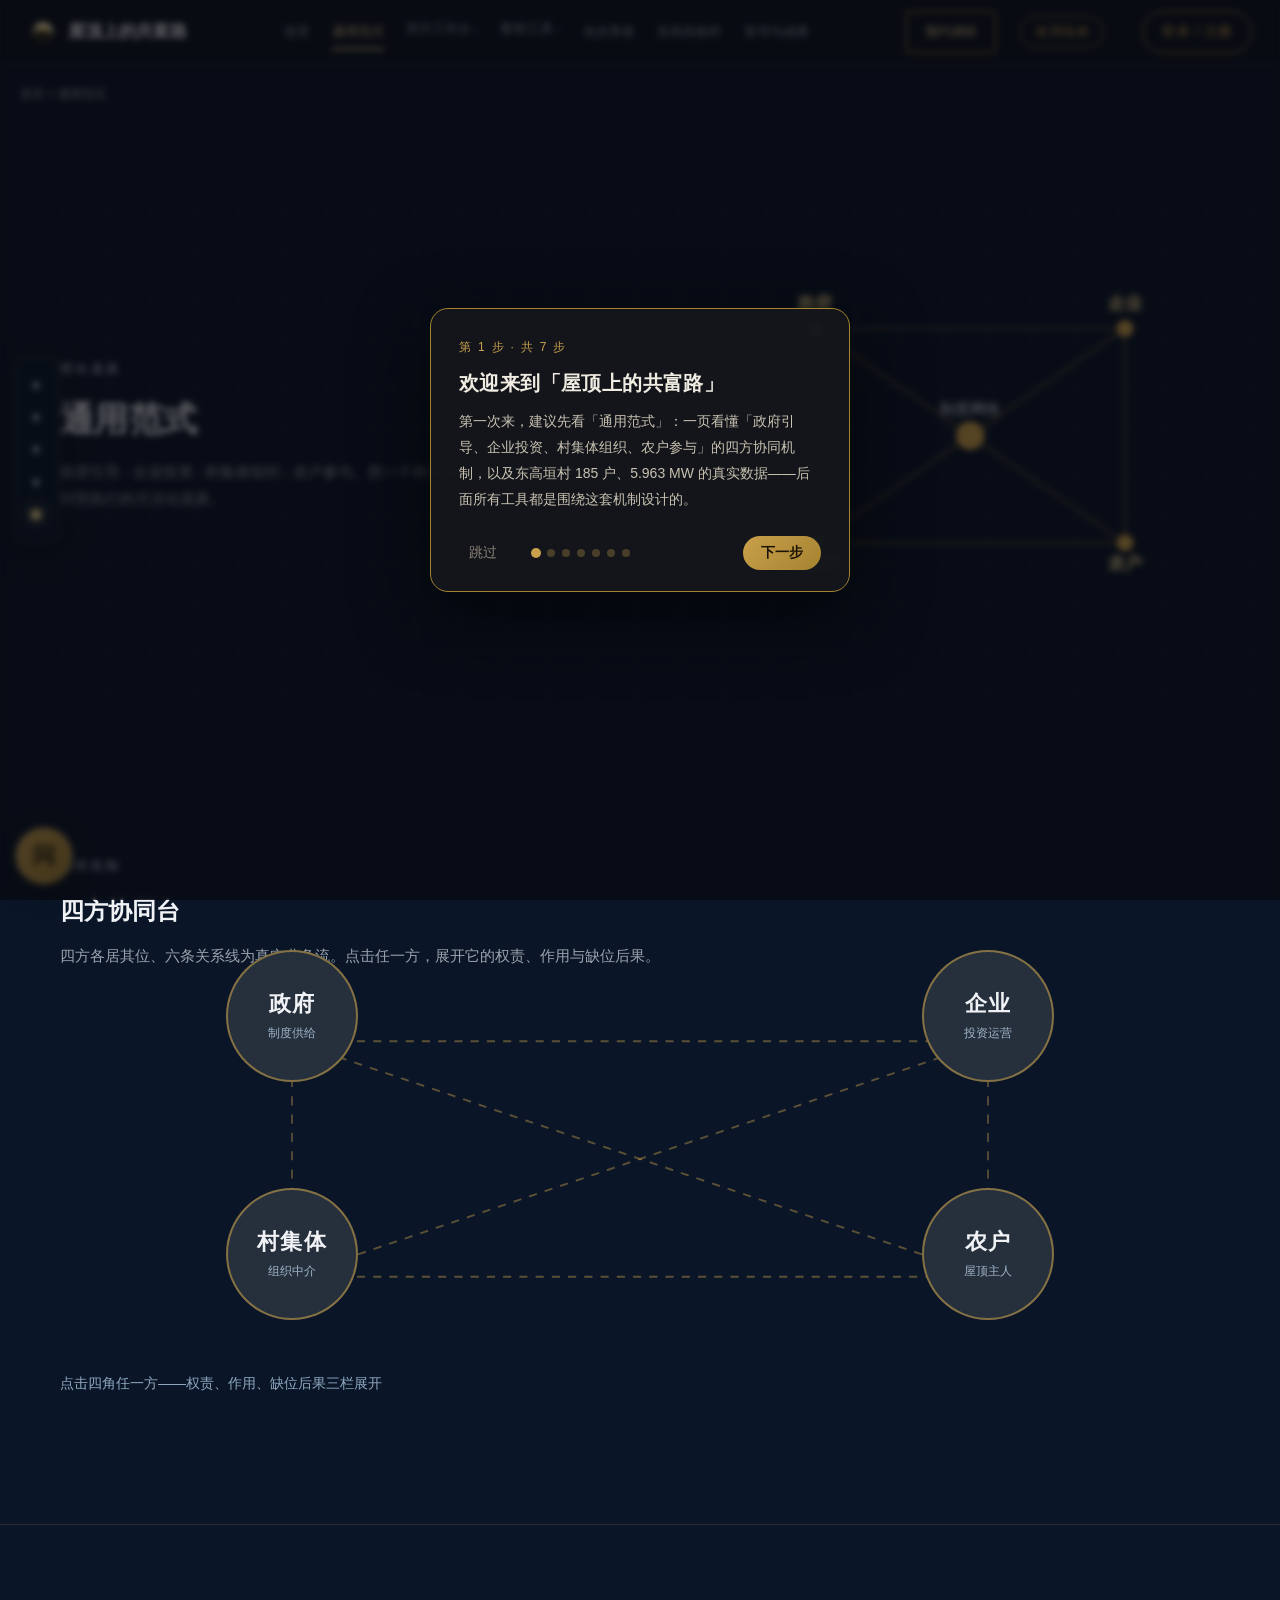
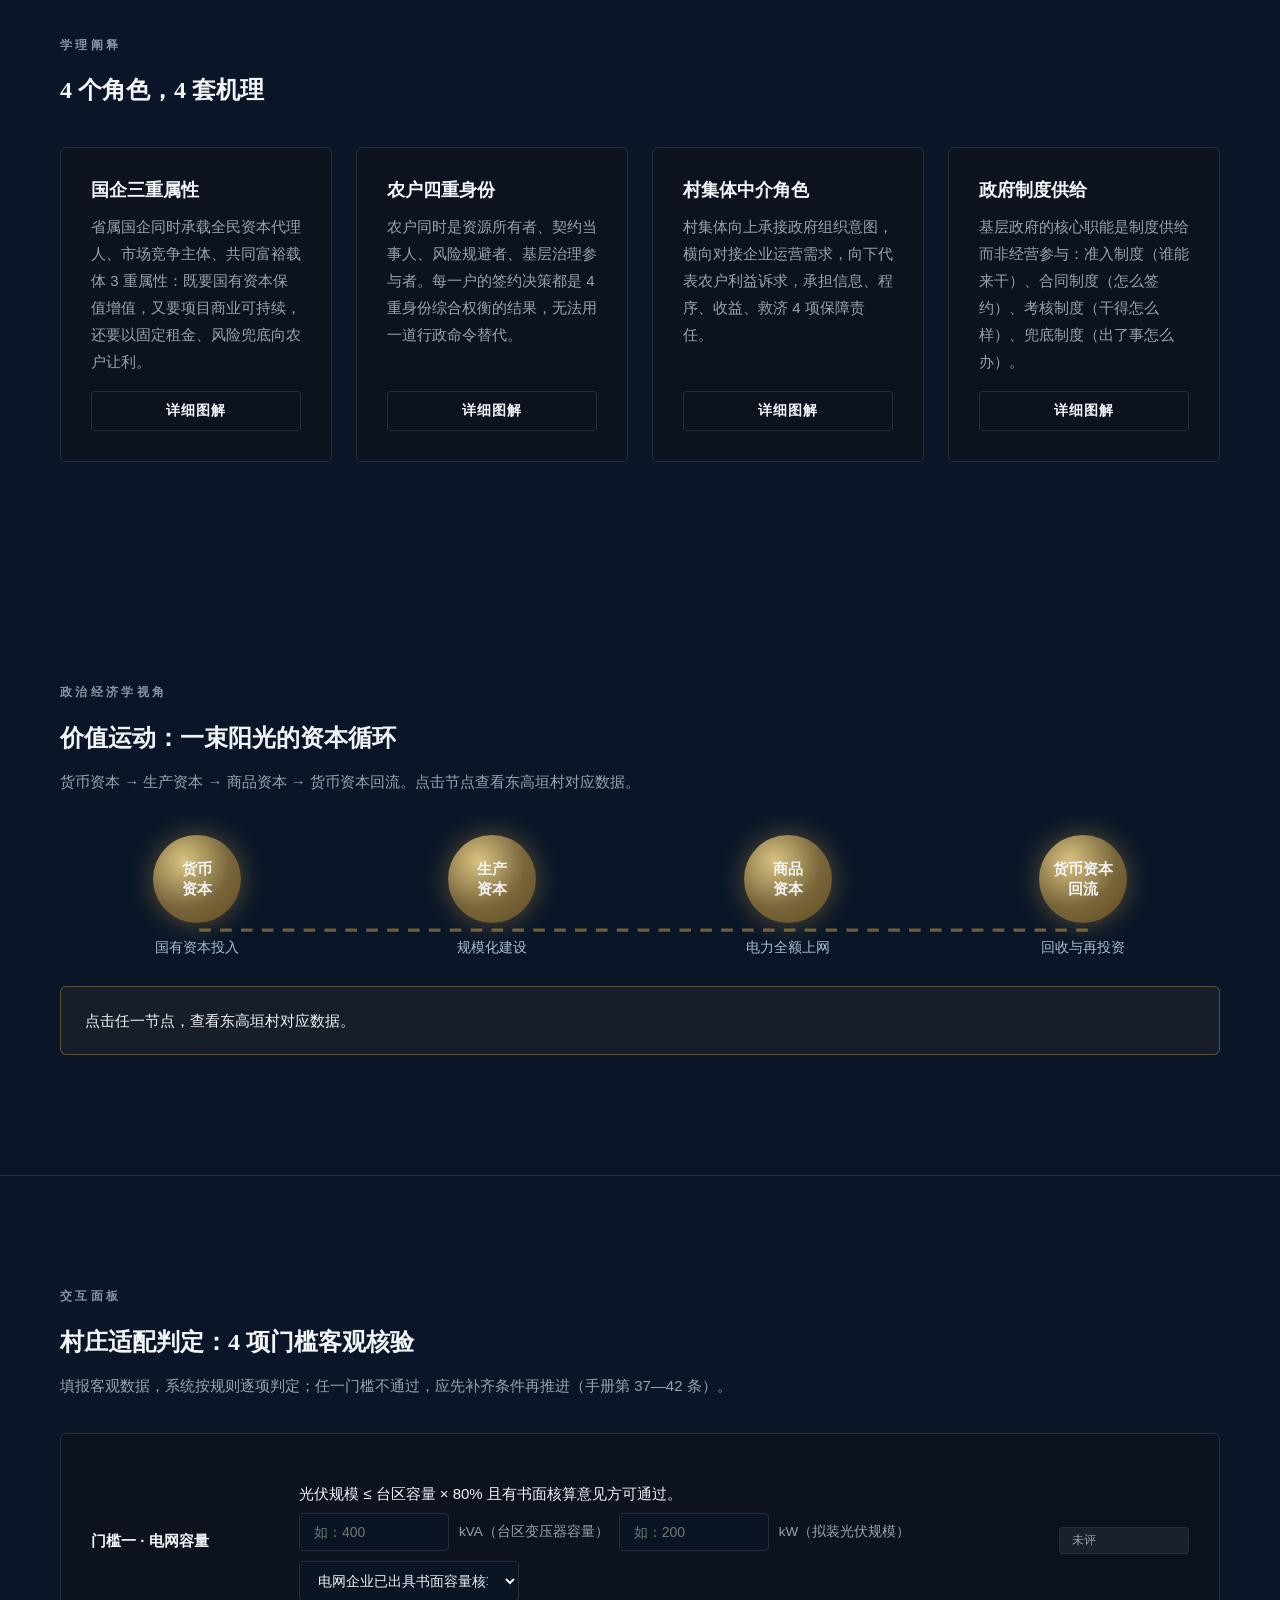
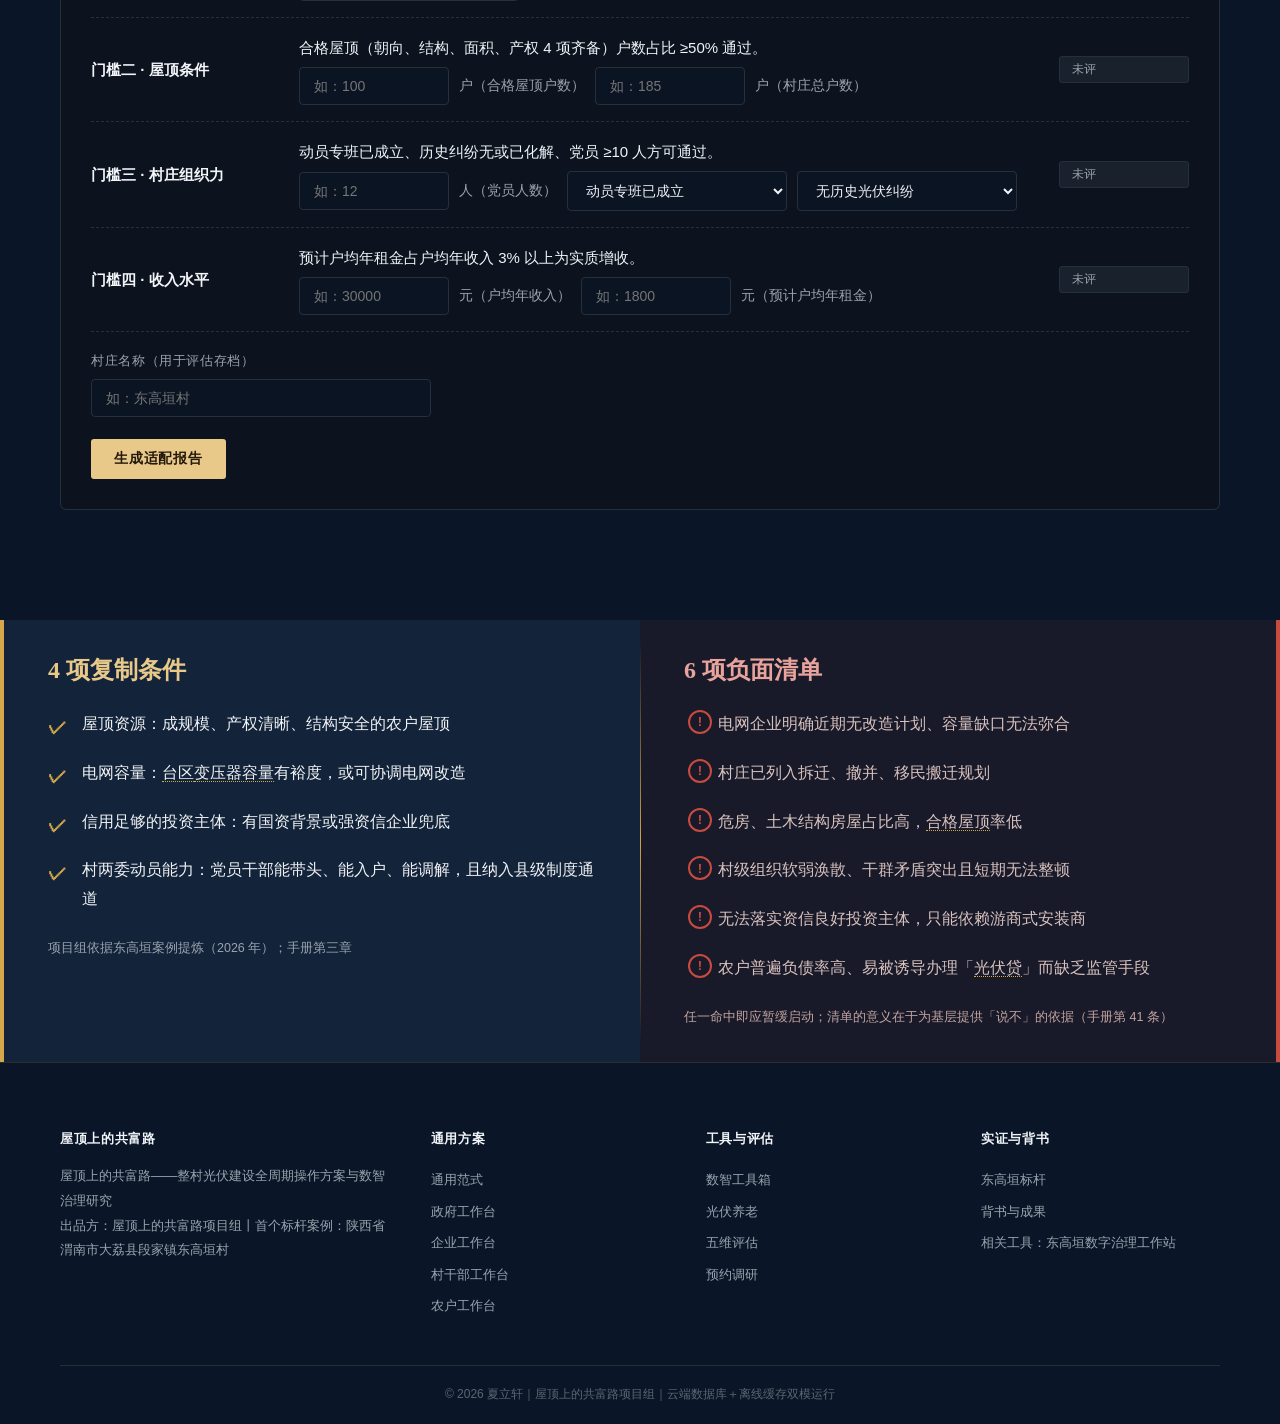
<file: model.html>
<!DOCTYPE html>
<html lang="zh-CN">
<head>
<meta charset="UTF-8">
<meta name="viewport" content="width=device-width, initial-scale=1">
<title>通用范式 —— 屋顶上的共富路</title>
<meta name="description" content="通用范式：政府引导、企业投资、村集体组织、农户参与的四方协同机制。">
<link rel="icon" href="assets/img/logo.png">
<link rel="stylesheet" href="assets/css/main.css">
<link rel="stylesheet" href="assets/css/govdoc.css">
<style>
.masthead{min-height:60vh; display:grid; grid-template-columns:1.1fr .9fr; gap:48px; align-items:center;
  background-image:linear-gradient(rgba(61,90,117,.14) 1px,transparent 1px),linear-gradient(90deg,rgba(61,90,117,.14) 1px,transparent 1px);
  background-size:44px 44px}
@media(max-width:900px){.masthead{grid-template-columns:1fr}}
#cosmos{cursor:grab}
#cosmos:active{cursor:grabbing}
.theory-card{min-height:280px; display:flex; flex-direction:column}
.theory-card .bd{flex:1; font-size:15px; color:var(--sub)}
.vflow{position:relative; padding:40px 0 10px}
.vflow-track{display:grid; grid-template-columns:repeat(4,1fr); gap:22px; position:relative; z-index:1}
.vflow-node{text-align:center; cursor:pointer}
.vflow-node .ball{width:88px; height:88px; margin:0 auto 12px; border-radius:50%; display:flex; align-items:center; justify-content:center;
  background:radial-gradient(circle at 35% 30%, rgba(240,215,140,.9), rgba(212,168,75,.55) 55%, rgba(110,83,32,.9));
  box-shadow:0 0 26px rgba(212,168,75,.4); font-weight:700; color:var(--fg); font-size:15px; line-height:1.35; padding:8px}
.vflow-node .lb{font-size:14px; color:#a9bccf}
.vflow-svg{position:absolute; inset:0; width:100%; height:100%; pointer-events:none}
.vflow-svg path{fill:none; stroke:rgba(212,168,75,.55); stroke-width:2; stroke-dasharray:8 10; animation:vflow 2s linear infinite}
@keyframes vflow{to{stroke-dashoffset:-72}}
#vflowDetail{margin-top:26px}
@media(max-width:760px){.vflow-track{grid-template-columns:1fr 1fr}}
.split{display:grid; grid-template-columns:1fr 1fr; gap:0; position:relative}
.split::before{content:""; position:absolute; left:50%; top:20px; bottom:20px; width:1px; background:linear-gradient(180deg,transparent,var(--gold),transparent)}
@media(max-width:820px){.split{grid-template-columns:1fr} .split::before{display:none}}
.cond{padding:34px 44px}
.ok-list li,.no-list li{list-style:none; padding:10px 0 10px 34px; position:relative; font-size:16px}
.ok-list li::before{content:"✓"; position:absolute; left:0; color:var(--gold); font-weight:800; font-size:19px}
.no-list li::before{content:"!"; position:absolute; left:4px; top:10px; width:20px; height:20px; border-radius:50%; border:2px solid var(--red); color:var(--red); font-weight:800; font-size:13px; display:flex; align-items:center; justify-content:center}
.gate-row{display:grid; grid-template-columns:190px 1fr 130px; gap:18px; align-items:center; padding:16px 0; border-bottom:1px dashed var(--panel-bd)}
@media(max-width:700px){.gate-row{grid-template-columns:1fr}}
.gate-row .gate-in{display:flex; gap:10px; flex-wrap:wrap; align-items:center; margin-top:6px}
.gate-row .gate-in input{max-width:150px}
.gate-row .gate-in select{max-width:220px}
.gate-row .gate-in .unit{font-size:13.5px; color:var(--sub)}
#fitReport{display:none}
#theoryModal{position:fixed; inset:0; z-index:300; background:rgba(6,12,22,.88); display:none; align-items:center; justify-content:center; padding:24px}
#theoryModal.open{display:flex}
#theoryModal .tbox{max-width:760px; width:100%; max-height:88vh; overflow:auto; background:#0d1b2e; border:1px solid rgba(212,168,75,.5); border-radius:16px; padding:30px 34px; position:relative}
#theoryModal .tx{position:absolute; top:14px; right:16px; background:none; border:1px solid rgba(212,168,75,.5); color:#F0D78C; width:34px; height:34px; border-radius:50%; font-size:17px; cursor:pointer}
#theoryModal h3{color:var(--gold2)}
#theoryModal .tnote{color:#c4cfda; font-size:14.5px; line-height:1.9; margin-top:14px}

/* ---------- 四方协同台 ---------- */
.quad{position:relative;height:340px;margin-top:20px}
.quad-links{position:absolute;inset:0;width:100%;height:100%}
.quad-links line{stroke:rgba(212,168,75,.4);stroke-width:1.5;stroke-dasharray:7 7;animation:qdash 1.6s linear infinite}
@keyframes qdash{to{stroke-dashoffset:-14}}
.quad-node{position:absolute;transform:translate(-50%,-50%);width:132px;height:132px;border-radius:50%;
  background:var(--panel-bd);border:2px solid rgba(212,168,75,.55);color:var(--moon,#F0F2F5);
  display:flex;flex-direction:column;align-items:center;justify-content:center;gap:6px;cursor:pointer;
  transition:border-color .3s, box-shadow .3s, transform .3s;font-family:inherit}
.quad-node b{font-size:22px;font-weight:800;letter-spacing:.06em}
.quad-node span{font-size:12px;color:#9FB4C8}
.quad-node:hover{border-color:var(--gold,#D4A84B);box-shadow:0 0 30px rgba(212,168,75,.25)}
.quad-node.cur{border-color:var(--gold,#D4A84B);box-shadow:0 0 40px rgba(212,168,75,.4);transform:translate(-50%,-50%) scale(1.06)}
.quad-node.cur span{color:var(--gold2,#F0D78C)}
.quad-detail{margin-top:24px}
.quad-detail .qd-h{font-size:14px;color:#8FA8BF;padding:18px 0}
.qd-grid{display:grid;grid-template-columns:repeat(3,1fr);gap:16px}
.qd-col{background:var(--panel-bd);border:1px solid rgba(212,168,75,.25);border-radius:10px;padding:20px 22px}
.qd-col h5{font-size:14px;letter-spacing:.14em;color:var(--gold,#D4A84B);margin-bottom:10px}
.qd-col p{font-size:13.5px;line-height:1.9;color:#C6D3E0}
@media(max-width:820px){.qd-grid{grid-template-columns:1fr}.quad-node{width:104px;height:104px}.quad-node b{font-size:17px}}
/* ---------- 价值运动流光 ---------- */
.vflow-svg path{stroke:rgba(212,168,75,.5);stroke-width:2;stroke-dasharray:10 8;animation:qdash 1.2s linear infinite;fill:none}
.vflow-node .ball{transition:transform .3s, box-shadow .3s;cursor:pointer}
.vflow-node.cur .ball{transform:scale(1.15);box-shadow:0 0 34px rgba(212,168,75,.5)}
</style>
</head>
<body>
<div data-crumb></div>

<!-- 页面头图 -->
<section class="section grain" style="padding-top:60px">
  <div class="wrap masthead">
    <div>
      <div class="kicker rv">理论底座</div>
      <h1 class="rv">通用范式</h1>
      <p class="lead rv" style="margin-top:16px">政府引导 · 企业投资 · 村集体组织 · 农户参与。把一个村庄的真实实践，拆解为任何村庄都能对照执行的方法论底座。</p>
    </div>
    <svg viewBox="0 0 420 300" class="rv" style="width:100%">
      <g stroke="rgba(212,168,75,.5)" stroke-width="1.4" fill="none">
        <path d="M210 150 L80 60 M210 150 L340 60 M210 150 L80 240 M210 150 L340 240 M80 60 L340 60 M80 240 L340 240 M80 60 L80 240 M340 60 L340 240"/>
      </g>
      <g fill="#D4A84B">
        <circle cx="210" cy="150" r="10"><animate attributeName="r" values="10;13;10" dur="2.4s" repeatCount="indefinite"/></circle>
        <circle cx="80" cy="60" r="7"/><circle cx="340" cy="60" r="7"/><circle cx="80" cy="240" r="7"/><circle cx="340" cy="240" r="7"/>
      </g>
      <g fill="#F0D78C" font-size="14" text-anchor="middle" font-weight="600">
        <text x="80" y="44">政府</text><text x="340" y="44">企业</text><text x="80" y="262">村集体</text><text x="340" y="262">农户</text>
      </g>
      <text x="210" y="132" fill="#F0F2F5" font-size="13" text-anchor="middle">制度网络</text>
    </svg>
  </div>
</section>

<!-- 四方协同台 -->
<section class="section grain" style="padding-top:40px" id="cosmosSec" data-nav="四方协同">
  <div class="wrap">
    <div class="kicker rv">协同机制</div>
    <h2 class="rv">四方协同台</h2>
    <p class="lead rv">四方各居其位、六条关系线为真实业务流。点击任一方，展开它的权责、作用与缺位后果。</p>
  </div>
  <div class="wrap">
    <div class="quad rv" id="quad">
      <svg class="quad-links" viewBox="0 0 1000 260" preserveAspectRatio="none" aria-hidden="true">
        <line x1="200" y1="40" x2="800" y2="40"/><line x1="200" y1="40" x2="200" y2="220"/>
        <line x1="800" y1="40" x2="800" y2="220"/><line x1="200" y1="220" x2="800" y2="220"/>
        <line x1="200" y1="40" x2="800" y2="220"/><line x1="800" y1="40" x2="200" y2="220"/>
      </svg>
      <button class="quad-node" data-q="0" style="left:20%;top:8%"><b>政府</b><span>制度供给</span></button>
      <button class="quad-node" data-q="1" style="left:80%;top:8%"><b>企业</b><span>投资运营</span></button>
      <button class="quad-node" data-q="2" style="left:20%;top:78%"><b>村集体</b><span>组织中介</span></button>
      <button class="quad-node" data-q="3" style="left:80%;top:78%"><b>农户</b><span>屋顶主人</span></button>
    </div>
    <div id="quadDetail" class="quad-detail">
      <div class="qd-h">点击四角任一方——权责、作用、缺位后果三栏展开</div>
    </div>
  </div>
</section>

<!-- 学理阐释区 -->
<section class="section light" id="theory" data-nav="学理阐释">
  <div class="wrap">
    <div class="kicker rv">学理阐释</div>
    <h2 class="rv">4 个角色，4 套机理</h2>
    <div class="grid4" style="margin-top:40px">
      <div class="card theory-card rv">
        <h3>国企三重属性</h3>
        <p class="bd" style="margin-top:10px">省属国企同时承载全民资本代理人、市场竞争主体、共同富裕载体 3 重属性：既要国有资本保值增值，又要项目商业可持续，还要以固定租金、风险兜底向农户让利。</p>
        <button class="btn btn-line tj-btn" style="margin-top:16px; padding:9px 20px; font-size:14px" data-t="0" data-more="3 重属性的统一解释了 2 个看似矛盾的现象：企业愿意承担拉闸限发的全部损失而不转嫁农户，是共同富裕载体属性对市场主体属性的约束；「531 新政」后企业主动放缓新增并网，是市场竞争主体属性对规模冲动的约束。正是国企这一特殊主体形态，使「政府背书＋农户零成本」的模式具备了可持续的执行者。（手册第 25 条）">详细图解</button>
      </div>
      <div class="card theory-card rv">
        <h3>农户四重身份</h3>
        <p class="bd" style="margin-top:10px">农户同时是资源所有者、契约当事人、风险规避者、基层治理参与者。每一户的签约决策都是 4 重身份综合权衡的结果，无法用一道行政命令替代。</p>
        <button class="btn btn-line tj-btn" style="margin-top:16px; padding:9px 20px; font-size:14px" data-t="1" data-more="样板户村民 W 某的行为轨迹印证了 4 重身份：他「主动找村干部报名」，体现资源所有者与治理参与者的主动性；签约前反复掂量「承重、辐射、合同坑」3 个顾虑，体现契约当事人与风险规避者的审慎。动员工作之所以必须「一家一户做工作」，原因正在于此。（手册第 26 条）">详细图解</button>
      </div>
      <div class="card theory-card rv">
        <h3>村集体中介角色</h3>
        <p class="bd" style="margin-top:10px">村集体向上承接政府组织意图，横向对接企业运营需求，向下代表农户利益诉求，承担信息、程序、收益、救济 4 项保障责任。</p>
        <button class="btn btn-line tj-btn" style="margin-top:16px; padding:9px 20px; font-size:14px" data-t="2" data-more="中介角色意味着村集体天然「两头受力」：动员不力，政府与企业会施压；处置不公，农户会质疑。东高垣村的经验是以「公开」对冲「压力」——程序公开、进度公开、收益公开，把自身置于各方监督之下，反而赢得了居中协调的公信力。（手册第 27 条）">详细图解</button>
      </div>
      <div class="card theory-card rv">
        <h3>政府制度供给</h3>
        <p class="bd" style="margin-top:10px">基层政府的核心职能是制度供给而非经营参与：准入制度（谁能来干）、合同制度（怎么签约）、考核制度（干得怎么样）、兜底制度（出了事怎么办）。</p>
        <button class="btn btn-line tj-btn" style="margin-top:16px; padding:9px 20px; font-size:14px" data-t="3" data-more="政府把 4 类制度产品供给到位，市场与社会的力量才能有序进场；越位干预具体实施或直接为收益背书，长期必然积累权责错位的风险。东高垣村项目中，县级部门通过统一招标、红头文件、现场会示范供给信用与秩序，对后期农户对接、施工组织「不直接干预」，这一分寸感是政府角色的标准样态。（手册第 28 条）">详细图解</button>
      </div>
    </div>
  </div>
</section>

<!-- 价值运动流程图 -->
<section class="section grain" id="vflow" data-nav="价值运动">
  <div class="wrap">
    <div class="kicker rv">政治经济学视角</div>
    <h2 class="rv">价值运动：一束阳光的资本循环</h2>
    <p class="lead rv">货币资本 → 生产资本 → 商品资本 → 货币资本回流。点击节点查看东高垣村对应数据。</p>
    <div class="vflow rv">
      <svg class="vflow-svg" preserveAspectRatio="none" viewBox="0 0 1000 160"><path d="M120 80 H 890"/></svg>
      <div class="vflow-track">
        <div class="vflow-node" data-i="0"><div class="ball">货币<br>资本</div><div class="lb">国有资本投入</div></div>
        <div class="vflow-node" data-i="1"><div class="ball">生产<br>资本</div><div class="lb">规模化建设</div></div>
        <div class="vflow-node" data-i="2"><div class="ball">商品<br>资本</div><div class="lb">电力全额上网</div></div>
        <div class="vflow-node" data-i="3"><div class="ball">货币资本<br>回流</div><div class="lb">回收与再投资</div></div>
      </div>
      <div id="vflowDetail" class="note-box">点击任一节点，查看东高垣村对应数据。</div>
    </div>
  </div>
</section>

<!-- 村庄适配自评 -->
<section class="section light" id="fit" data-nav="适配判定">
  <div class="wrap">
    <div class="kicker rv">交互面板</div>
    <h2 class="rv">村庄适配判定：4 项门槛客观核验</h2>
    <p class="lead rv">填报客观数据，系统按规则逐项判定；任一门槛不通过，应先补齐条件再推进（手册第 37—42 条）。</p>
    <div class="card rv" style="margin-top:34px">
      <div class="gate-row"><b>门槛一 · 电网容量</b><div>光伏规模 ≤ 台区容量 × 80% 且有书面核算意见方可通过。
        <div class="gate-in">
          <input type="number" id="g1Kva" min="0" placeholder="如：400"><span class="unit">kVA（台区变压器容量）</span>
          <input type="number" id="g1Kw" min="0" placeholder="如：200"><span class="unit">kW（拟装光伏规模）</span>
          <select id="g1Op"><option value="yes">电网企业已出具书面容量核算意见</option><option value="no">未出具书面意见</option></select>
        </div>
      </div><span class="pill mist gate-st">未评</span></div>
      <div class="gate-row"><b>门槛二 · 屋顶条件</b><div>合格屋顶（朝向、结构、面积、产权 4 项齐备）户数占比 ≥50% 通过。
        <div class="gate-in">
          <input type="number" id="g2Ok" min="0" placeholder="如：100"><span class="unit">户（合格屋顶户数）</span>
          <input type="number" id="g2Total" min="0" placeholder="如：185"><span class="unit">户（村庄总户数）</span>
        </div>
      </div><span class="pill mist gate-st">未评</span></div>
      <div class="gate-row"><b>门槛三 · 村庄组织力</b><div>动员专班已成立、历史纠纷无或已化解、党员 ≥10 人方可通过。
        <div class="gate-in">
          <input type="number" id="g3Party" min="0" placeholder="如：12"><span class="unit">人（党员人数）</span>
          <select id="g3Team"><option value="yes">动员专班已成立</option><option value="no">动员专班未成立</option></select>
          <select id="g3Disp"><option value="none">无历史光伏纠纷</option><option value="solved">有纠纷、已化解</option><option value="open">有纠纷、未化解</option></select>
        </div>
      </div><span class="pill mist gate-st">未评</span></div>
      <div class="gate-row"><b>门槛四 · 收入水平</b><div>预计户均年租金占户均年收入 3% 以上为实质增收。
        <div class="gate-in">
          <input type="number" id="g4Income" min="0" placeholder="如：30000"><span class="unit">元（户均年收入）</span>
          <input type="number" id="g4Rent" min="0" placeholder="如：1800"><span class="unit">元（预计户均年租金）</span>
        </div>
      </div><span class="pill mist gate-st">未评</span></div>
      <div style="margin-top:18px; max-width:340px"><label>村庄名称（用于评估存档）</label><input type="text" id="gVillage" placeholder="如：东高垣村"></div>
      <div style="margin-top:22px; display:flex; gap:16px; flex-wrap:wrap">
        <button class="btn btn-gold" id="fitBtn">生成适配报告</button>
        <button class="btn btn-line" id="fitPrint" style="display:none">打印适配报告</button>
      </div>
      <div id="fitReport" class="note-box" style="margin-top:20px"></div>
    </div>
  </div>
</section>

<!-- 复制条件与适用边界 -->
<section class="section grain" style="padding:0" id="cond" data-nav="复制边界">
  <div class="split">
    <div class="cond rv" style="background:var(--ink2); border-left:4px solid var(--gold)">
      <h2 style="color:var(--gold2)">4 项复制条件</h2>
      <ul class="ok-list" style="margin-top:14px">
        <li>屋顶资源：成规模、产权清晰、结构安全的农户屋顶</li>
        <li>电网容量：台区变压器容量有裕度，或可协调电网改造</li>
        <li>信用足够的投资主体：有国资背景或强资信企业兜底</li>
        <li>村两委动员能力：党员干部能带头、能入户、能调解，且纳入县级制度通道</li>
      </ul>
      <p class="caption" style="margin-top:14px">项目组依据东高垣案例提炼（2026 年）；手册第三章</p>
    </div>
    <div class="cond rv" style="background:rgba(200,75,63,.08); border-right:4px solid var(--red)">
      <h2 style="color:#e8a49c">6 项负面清单</h2>
      <ul class="no-list" style="margin-top:14px; color:#d8c2be">
        <li>电网企业明确近期无改造计划、容量缺口无法弥合</li>
        <li>村庄已列入拆迁、撤并、移民搬迁规划</li>
        <li>危房、土木结构房屋占比高，合格屋顶率低</li>
        <li>村级组织软弱涣散、干群矛盾突出且短期无法整顿</li>
        <li>无法落实资信良好投资主体，只能依赖游商式安装商</li>
        <li>农户普遍负债率高、易被诱导办理「光伏贷」而缺乏监管手段</li>
      </ul>
      <p class="caption" style="margin-top:14px; color:#c2a49f">任一命中即应暂缓启动；清单的意义在于为基层提供「说不」的依据（手册第 41 条）</p>
    </div>
  </div>
</section>

<!-- 机理图解弹窗 -->
<div id="theoryModal">
  <div class="tbox">
    <button class="tx" id="tmClose" title="关闭">×</button>
    <h3 id="tmTitle"></h3>
    <div id="tmSvg" style="margin-top:14px"></div>
    <p class="tnote" id="tmNote"></p>
  </div>
</div>

<script src="assets/js/data.js"></script>
<script src="assets/js/effects.js"></script>
<script src="assets/js/main.js"></script>
<script src="assets/js/sidenav.js" defer></script>
<script>
document.addEventListener("DOMContentLoaded", function () {
  var faces = [
    { name: "政府", brief: "制度供给 · 招标定项 · 信用背书", more: "政府供给 4 类制度产品：准入、合同、考核、兜底。东高垣村以县级统一招标、红头文件逐级下发、现场会示范供给制度信用，对后期实施不直接干预，守住风险底线。" },
    { name: "企业", brief: "全额投资 · 建设运维 · 风险兜底", more: "H 光伏公司（省属国企）全额投资约 2100 万元，承担全部市场风险与运维责任：电价涨跌、限发损失、设备衰减均由企业一侧消化，不向农户转嫁。G 项目运营公司负责运营、结算与分红。" },
    { name: "村集体", brief: "宣传动员 · 签约协调 · 矛盾调解", more: "村两委是政府与市场之间的「转换器」、农户信任的「第一担保人」：党员干部带头签约、逐户动员、调解矛盾、监督兑付，把分散的农户组织成可对接市场的整体。" },
    { name: "农户", brief: "屋顶出租 · 零成本 · 稳定收租 25 年", more: "农户只出租屋顶、不掏一分钱、不贷款、不担保，按 30 元/块/年（人字坡 15 元/块/年）收取 25 年固定租金，户均年租金约 1500—2000 元。" }
  ];
  var det = document.getElementById("faceDetail");
  /* 四方协同台 */
  (function(){
    var QD = [
      { n: "政府", duty: "供给制度：准入审查、合同规范、年度考核、争议兜底。不越位干预经营。", role: "把分散的屋顶变成可投资、可预期的资产；把市场风险挡在制度外面。", lack: "缺了它：企业不敢来、农户不敢签，模式停在口头。" },
      { n: "企业", duty: "全额投资、负责建设运维，承担拉闸限发与市场波动损失，按合同付租金。", role: "把资本变成电站、把电站变成年年到卡的租金。", lack: "缺了它：屋顶只是屋顶，变不了资产。" },
      { n: "村集体", duty: "组织动员、程序公开、名单公示、收益分发、纠纷调解。", role: "把 185 户的分散意愿变成一次集体行动。", lack: "缺了它：一家一户谈不拢，整村推进无从谈起。" },
      { n: "农户", duty: "出租屋顶、配合施工、监督收益到账。不出资、不贷款、不担保。", role: "以闲置资源入股，是模式存在的理由本身。", lack: "缺了它：一切免谈。" }
    ];
    var det = document.getElementById("quadDetail");
    document.getElementById("quad").addEventListener("click", function (e) {
      var b = e.target.closest(".quad-node"); if (!b) return;
      document.querySelectorAll(".quad-node").forEach(function (n) { n.classList.toggle("cur", n === b); });
      var q = QD[+b.dataset.q];
      det.innerHTML = '<div class="qd-grid">' +
        '<div class="qd-col"><h5>权责</h5><p>' + q.duty + '</p></div>' +
        '<div class="qd-col"><h5>作用</h5><p>' + q.role + '</p></div>' +
        '<div class="qd-col"><h5>缺位后果</h5><p>' + q.lack + '</p></div></div>';
    });
    /* 价值运动节点激活态 */
    document.querySelectorAll(".vflow-node").forEach(function (n) {
      n.addEventListener("click", function () {
        document.querySelectorAll(".vflow-node").forEach(function (x) { x.classList.toggle("cur", x === n); });
      });
    });
  })();


  var vdata = [
    "约 2100 万元由 H 光伏公司（省属国有企业）投入，以全民利益为最终归属、以保值增值为受托责任。",
    "组件、支架、逆变器集中采购、统一设计、批量施工，规模化组织摊薄单位造价（单瓦投资约 3.5 元）。",
    "年发电量约 805 万 kWh 全额上网，按 0.3545 元/kWh 结算，年发电收益约 286 万元。",
    "扣除租金、运维、保险、税费后形成回流，简化口径回收期约 7—8 年，此后进入净回报期。"
  ];
  var vd = document.getElementById("vflowDetail");
  document.querySelectorAll(".vflow-node").forEach(function (n) {
    n.addEventListener("click", function () { vd.textContent = vdata[+n.dataset.i]; });
  });

  /* 4 项门槛：客观填报 → 系统按规则逐项判定（不同输入产出不同结论）
     门槛一：光伏规模 ≤ 台区容量 × 0.8 且有书面核算意见＝通过；规模超 80% 或无书面意见＝不通过
     门槛二：合格屋顶户数占比 ≥50%＝通过；30—50%＝基本；<30%＝不通过
     门槛三：专班已成立 且 纠纷无或已化解 且 党员 ≥10 人＝通过；有未化解纠纷＝不通过；其余＝基本
     门槛四：租金占户均收入 ≥3%＝实质增收（通过）；1—3%＝基本；<1%＝增收有限 */
  var gNames = ["电网容量", "屋顶条件", "村庄组织力", "收入水平"];
  var sts = document.querySelectorAll(".gate-st");
  function gNum(id) { return +document.getElementById(id).value || 0; }
  function gVal(id) { return document.getElementById(id).value; }
  function judgeGates() {
    var res = [];
    /* 门槛一 */
    var kva = gNum("g1Kva"), kw = gNum("g1Kw"), op = gVal("g1Op");
    if (kva <= 0 || kw <= 0) res.push(["mid", "请填写台区容量与拟装规模后判定。"]);
    else if (kw <= kva * 0.8 && op === "yes") res.push(["ok", "规模 " + kw + " kW 占容量 " + Math.round(kw / kva * 100) + "%（≤80%），且有书面核算意见。"]);
    else {
      var why = [];
      if (kw > kva * 0.8) why.push("规模占容量 " + Math.round(kw / kva * 100) + "%，超出 80% 上限");
      if (op !== "yes") why.push("未取得电网企业书面容量核算意见");
      res.push(["no", why.join("；") + "。"]);
    }
    /* 门槛二 */
    var okN = gNum("g2Ok"), tot = gNum("g2Total");
    if (tot <= 0) res.push(["mid", "请填写合格屋顶户数与村庄总户数后判定。"]);
    else {
      var r2 = okN / tot;
      if (r2 >= .5) res.push(["ok", "合格屋顶 " + okN + " 户，占比 " + Math.round(r2 * 100) + "%（≥50%）。"]);
      else if (r2 >= .3) res.push(["mid", "合格屋顶占比 " + Math.round(r2 * 100) + "%（30—50%），规模勉强，建议分批推进。"]);
      else res.push(["no", "合格屋顶占比仅 " + Math.round(r2 * 100) + "%（<30%），资源不成规模。"]);
    }
    /* 门槛三 */
    var party = gNum("g3Party"), team = gVal("g3Team"), disp = gVal("g3Disp");
    if (disp === "open") res.push(["no", "存在未化解的历史光伏纠纷，须先化解再启动。"]);
    else if (team === "yes" && party >= 10) res.push(["ok", "专班已成立、党员 " + party + " 人（≥10 人）、纠纷" + (disp === "solved" ? "已化解" : "无") + "。"]);
    else {
      var w3 = [];
      if (team !== "yes") w3.push("动员专班未成立");
      if (party < 10) w3.push("党员仅 " + party + " 人（不足 10 人）");
      res.push(["mid", w3.join("；") + "，组织力需补强。"]);
    }
    /* 门槛四 */
    var inc = gNum("g4Income"), rent = gNum("g4Rent");
    if (inc <= 0) res.push(["mid", "请填写户均年收入后判定。"]);
    else {
      var r4 = rent / inc;
      if (r4 >= .03) res.push(["ok", "租金占户均收入 " + (r4 * 100).toFixed(1) + "%（≥3%），构成实质增收。"]);
      else if (r4 >= .01) res.push(["mid", "租金占户均收入 " + (r4 * 100).toFixed(1) + "%（1—3%），增收幅度一般。"]);
      else res.push(["mid", "租金占户均收入仅 " + (r4 * 100).toFixed(1) + "%（<1%），增收有限，需结合其他收益设计。"]);
    }
    return res;
  }
  document.getElementById("fitBtn").addEventListener("click", function () {
    var res = judgeGates();
    var badge = { ok: ["✓ 通过", ""], mid: ["△ 基本", "mist"], no: ["✗ 不通过", "red"] };
    res.forEach(function (r, i) {
      sts[i].textContent = badge[r[0]][0];
      sts[i].className = "pill gate-st " + badge[r[0]][1];
    });
    var pass = res.filter(function (r) { return r[0] === "ok"; }).length,
        fail = res.filter(function (r) { return r[0] === "no"; }).length;
    var verdict = pass === 4 ? "通过" : (fail > 0 && pass < 2) ? "不宜启动" : "需补齐";
    var rep = document.getElementById("fitReport");
    rep.style.display = "block";
    document.getElementById("fitPrint").style.display = "inline-flex";
    var notPass = gNames.filter(function (n, i) { return res[i][0] !== "ok"; });
    rep.innerHTML = res.map(function (r, i) {
      return '<div style="display:flex; gap:10px; padding:6px 0; border-bottom:1px dashed rgba(90,107,124,.3); font-size:15px"><b style="min-width:88px">门槛' + "一二三四"[i] + " · " + gNames[i] + '</b><b>' + badge[r[0]][0] + '</b><span style="color:var(--sub)">' + r[1] + "</span></div>";
    }).join("") + '<p style="margin-top:12px; font-size:16px">' +
      (verdict === "通过" ? "<b>结论：通过。</b>4 项门槛均达标，可启动整村光伏方案编制，建议先完成容量书面核算与资源摸排。" :
       verdict === "需补齐" ? "<b>结论：需补齐。</b>未通过项：" + notPass.join("、") + "。任一门槛评「否」应先补齐条件再推进（手册第 42 条）。" :
       "<b>结论：不宜启动。</b>多项门槛不满足，对照负面清单逐项核查，待情形消除后重新评估。") + "</p>";
    /* 提交存档：不阻塞界面，失败静默 */
    try {
      if (window.MG && typeof MG.evalSubmit === "function") {
        var inputs = { 台区容量kVA: gNum("g1Kva"), 拟装规模kW: gNum("g1Kw"), 书面意见: gVal("g1Op"), 合格屋顶户数: gNum("g2Ok"), 村庄总户数: gNum("g2Total"), 党员人数: gNum("g3Party"), 动员专班: gVal("g3Team"), 历史纠纷: gVal("g3Disp"), 户均年收入: gNum("g4Income"), 预计户均年租金: gNum("g4Rent") };
        var scores = {};
        res.forEach(function (r, i) { scores[gNames[i]] = r[0]; });
        MG.evalSubmit("gongfulu", "gate", document.getElementById("gVillage").value.trim(), "", inputs, scores, verdict);
      }
    } catch (e) { /* 静默 */ }
  });
  document.getElementById("fitPrint").addEventListener("click", function () {
    GovDoc.print({org:"东高垣村整村光伏项目组",docNo:"共富路光伏〔2026〕1 号",title:"村庄适配判定报告",el:"#fitReport"});
  });

  /* 4 套机理图解：点击「详细图解」弹出真图解（inline SVG） */
  var G = "var(--gold-deep)", G2 = "#D4A84B", GT = "#F0D78C", TXT = "#e8eef4";
  var tjTitles = ["国企三重属性", "农户四重身份", "村集体中介角色", "政府制度供给"];
  var tjSvgs = [
    /* 0 三圆交叠：全民资本代理人／市场竞争主体／共同富裕载体，中心「省属国企」 */
    '<svg viewBox="0 0 640 400" style="width:100%">' +
    '<circle cx="252" cy="168" r="98" fill="rgba(212,168,75,.10)" stroke="' + G + '" stroke-width="2"/>' +
    '<circle cx="388" cy="168" r="98" fill="rgba(212,168,75,.10)" stroke="' + G + '" stroke-width="2"/>' +
    '<circle cx="320" cy="262" r="98" fill="rgba(212,168,75,.10)" stroke="' + G + '" stroke-width="2"/>' +
    '<text x="205" y="130" fill="' + GT + '" font-size="16" text-anchor="middle" font-weight="600">全民资本</text>' +
    '<text x="205" y="150" fill="' + GT + '" font-size="16" text-anchor="middle" font-weight="600">代理人</text>' +
    '<text x="435" y="130" fill="' + GT + '" font-size="16" text-anchor="middle" font-weight="600">市场竞争</text>' +
    '<text x="435" y="150" fill="' + GT + '" font-size="16" text-anchor="middle" font-weight="600">主体</text>' +
    '<text x="320" y="352" fill="' + GT + '" font-size="16" text-anchor="middle" font-weight="600">共同富裕载体</text>' +
    '<circle cx="320" cy="212" r="40" fill="rgba(212,168,75,.28)" stroke="' + G2 + '" stroke-width="2"/>' +
    '<text x="320" y="208" fill="' + TXT + '" font-size="15" text-anchor="middle" font-weight="700">省属</text>' +
    '<text x="320" y="228" fill="' + TXT + '" font-size="15" text-anchor="middle" font-weight="700">国企</text></svg>',
    /* 1 四象限：资源所有者／契约当事人／风险规避者／基层治理参与者，中心「农户签约决策」 */
    '<svg viewBox="0 0 640 400" style="width:100%">' +
    '<rect x="46" y="40" width="240" height="130" rx="12" fill="rgba(212,168,75,.08)" stroke="' + G + '" stroke-width="1.8"/>' +
    '<rect x="354" y="40" width="240" height="130" rx="12" fill="rgba(212,168,75,.08)" stroke="' + G + '" stroke-width="1.8"/>' +
    '<rect x="46" y="230" width="240" height="130" rx="12" fill="rgba(212,168,75,.08)" stroke="' + G + '" stroke-width="1.8"/>' +
    '<rect x="354" y="230" width="240" height="130" rx="12" fill="rgba(212,168,75,.08)" stroke="' + G + '" stroke-width="1.8"/>' +
    '<text x="166" y="98" fill="' + GT + '" font-size="17" text-anchor="middle" font-weight="600">资源所有者</text>' +
    '<text x="166" y="124" fill="' + TXT + '" font-size="12.5" text-anchor="middle">屋顶使用权归我</text>' +
    '<text x="474" y="98" fill="' + GT + '" font-size="17" text-anchor="middle" font-weight="600">契约当事人</text>' +
    '<text x="474" y="124" fill="' + TXT + '" font-size="12.5" text-anchor="middle">条款逐条要认清</text>' +
    '<text x="166" y="288" fill="' + GT + '" font-size="17" text-anchor="middle" font-weight="600">风险规避者</text>' +
    '<text x="166" y="314" fill="' + TXT + '" font-size="12.5" text-anchor="middle">不出资 不贷款 不担保</text>' +
    '<text x="474" y="288" fill="' + GT + '" font-size="17" text-anchor="middle" font-weight="600">基层治理参与者</text>' +
    '<text x="474" y="314" fill="' + TXT + '" font-size="12.5" text-anchor="middle">议事、监督、调解都有份</text>' +
    '<g stroke="' + G2 + '" stroke-width="1.6"><path d="M286 105 L262 105 M354 105 L378 105 M286 295 L262 295 M354 295 L378 295" fill="none"/></g>' +
    '<circle cx="320" cy="200" r="62" fill="#12233a" stroke="' + G2 + '" stroke-width="2.4"/>' +
    '<text x="320" y="193" fill="' + GT + '" font-size="16" text-anchor="middle" font-weight="700">农户签约</text>' +
    '<text x="320" y="215" fill="' + GT + '" font-size="16" text-anchor="middle" font-weight="700">决策</text></svg>',
    /* 2 上下联动：政府—村两委「转换器」—农户，横向企业；箭头标注 信息／程序／收益／救济 */
    '<svg viewBox="0 0 640 400" style="width:100%">' +
    '<rect x="210" y="26" width="220" height="54" rx="10" fill="rgba(212,168,75,.10)" stroke="' + G + '" stroke-width="1.8"/>' +
    '<text x="320" y="58" fill="' + GT + '" font-size="16" text-anchor="middle" font-weight="600">政府 · 组织意图</text>' +
    '<rect x="190" y="172" width="260" height="60" rx="10" fill="rgba(212,168,75,.3)" stroke="' + G2 + '" stroke-width="2.2"/>' +
    '<text x="320" y="207" fill="' + TXT + '" font-size="17" text-anchor="middle" font-weight="700">村两委「转换器」</text>' +
    '<rect x="210" y="322" width="220" height="54" rx="10" fill="rgba(212,168,75,.10)" stroke="' + G + '" stroke-width="1.8"/>' +
    '<text x="320" y="354" fill="' + GT + '" font-size="16" text-anchor="middle" font-weight="600">农户 · 利益诉求</text>' +
    '<rect x="480" y="176" width="140" height="54" rx="10" fill="rgba(212,168,75,.10)" stroke="' + G + '" stroke-width="1.8"/>' +
    '<text x="550" y="200" fill="' + GT + '" font-size="15" text-anchor="middle" font-weight="600">企业</text>' +
    '<text x="550" y="219" fill="' + TXT + '" font-size="12" text-anchor="middle">运营需求</text>' +
    '<g stroke="' + G2 + '" stroke-width="2" fill="none" marker-end="url(#tjAr)"><path d="M300 80 L300 172"/><path d="M340 322 L340 232"/><path d="M450 203 L480 203"/></g>' +
    '<defs><marker id="tjAr" markerWidth="8" markerHeight="8" refX="6" refY="4" orient="auto"><path d="M0 0 L8 4 L0 8" fill="none" stroke="' + G2 + '" stroke-width="1.6"/></marker></defs>' +
    '<text x="262" y="118" fill="' + TXT + '" font-size="13">信息 ↓</text>' +
    '<text x="262" y="146" fill="' + TXT + '" font-size="13">程序 ↓</text>' +
    '<text x="356" y="268" fill="' + TXT + '" font-size="13">↑ 收益</text>' +
    '<text x="356" y="296" fill="' + TXT + '" font-size="13">↑ 救济</text>' +
    '<text x="452" y="192" fill="' + TXT + '" font-size="12.5" text-anchor="start">对接</text></svg>',
    /* 3 四柱图：准入／合同／考核／兜底制度，横梁「市场秩序与信用」 */
    '<svg viewBox="0 0 640 400" style="width:100%">' +
    '<rect x="88" y="46" width="464" height="50" rx="8" fill="rgba(212,168,75,.3)" stroke="' + G2 + '" stroke-width="2.2"/>' +
    '<text x="320" y="77" fill="' + TXT + '" font-size="17" text-anchor="middle" font-weight="700">市场秩序与信用</text>' +
    '<g fill="rgba(212,168,75,.10)" stroke="' + G + '" stroke-width="1.8">' +
    '<rect x="112" y="112" width="80" height="196" rx="6"/><rect x="226" y="112" width="80" height="196" rx="6"/>' +
    '<rect x="340" y="112" width="80" height="196" rx="6"/><rect x="454" y="112" width="80" height="196" rx="6"/></g>' +
    '<text x="152" y="196" fill="' + GT + '" font-size="16" text-anchor="middle" font-weight="600">准入</text>' +
    '<text x="152" y="220" fill="' + GT + '" font-size="16" text-anchor="middle" font-weight="600">制度</text>' +
    '<text x="152" y="248" fill="' + TXT + '" font-size="11.5" text-anchor="middle">谁能来干</text>' +
    '<text x="266" y="196" fill="' + GT + '" font-size="16" text-anchor="middle" font-weight="600">合同</text>' +
    '<text x="266" y="220" fill="' + GT + '" font-size="16" text-anchor="middle" font-weight="600">制度</text>' +
    '<text x="266" y="248" fill="' + TXT + '" font-size="11.5" text-anchor="middle">怎么签约</text>' +
    '<text x="380" y="196" fill="' + GT + '" font-size="16" text-anchor="middle" font-weight="600">考核</text>' +
    '<text x="380" y="220" fill="' + GT + '" font-size="16" text-anchor="middle" font-weight="600">制度</text>' +
    '<text x="380" y="248" fill="' + TXT + '" font-size="11.5" text-anchor="middle">干得怎样</text>' +
    '<text x="494" y="196" fill="' + GT + '" font-size="16" text-anchor="middle" font-weight="600">兜底</text>' +
    '<text x="494" y="220" fill="' + GT + '" font-size="16" text-anchor="middle" font-weight="600">制度</text>' +
    '<text x="494" y="248" fill="' + TXT + '" font-size="11.5" text-anchor="middle">出事咋办</text>' +
    '<rect x="88" y="322" width="464" height="44" rx="8" fill="rgba(212,168,75,.10)" stroke="' + G + '" stroke-width="1.8"/>' +
    '<text x="320" y="349" fill="' + GT + '" font-size="14.5" text-anchor="middle" font-weight="600">基层政府 · 制度供给（不直接干预经营）</text></svg>'
  ];
  var tm = document.getElementById("theoryModal");
  document.querySelectorAll(".tj-btn").forEach(function (b) {
    b.addEventListener("click", function () {
      var i = +b.dataset.t;
      document.getElementById("tmTitle").textContent = tjTitles[i] + " · 图解";
      document.getElementById("tmSvg").innerHTML = tjSvgs[i];
      document.getElementById("tmNote").textContent = b.dataset.more;
      tm.classList.add("open");
    });
  });
  document.getElementById("tmClose").addEventListener("click", function () { tm.classList.remove("open"); });
  tm.addEventListener("click", function (e) { if (e.target === tm) tm.classList.remove("open"); });
});
</script>
<script src="assets/js/govdoc.js"></script>
</body>
</html>
</file>
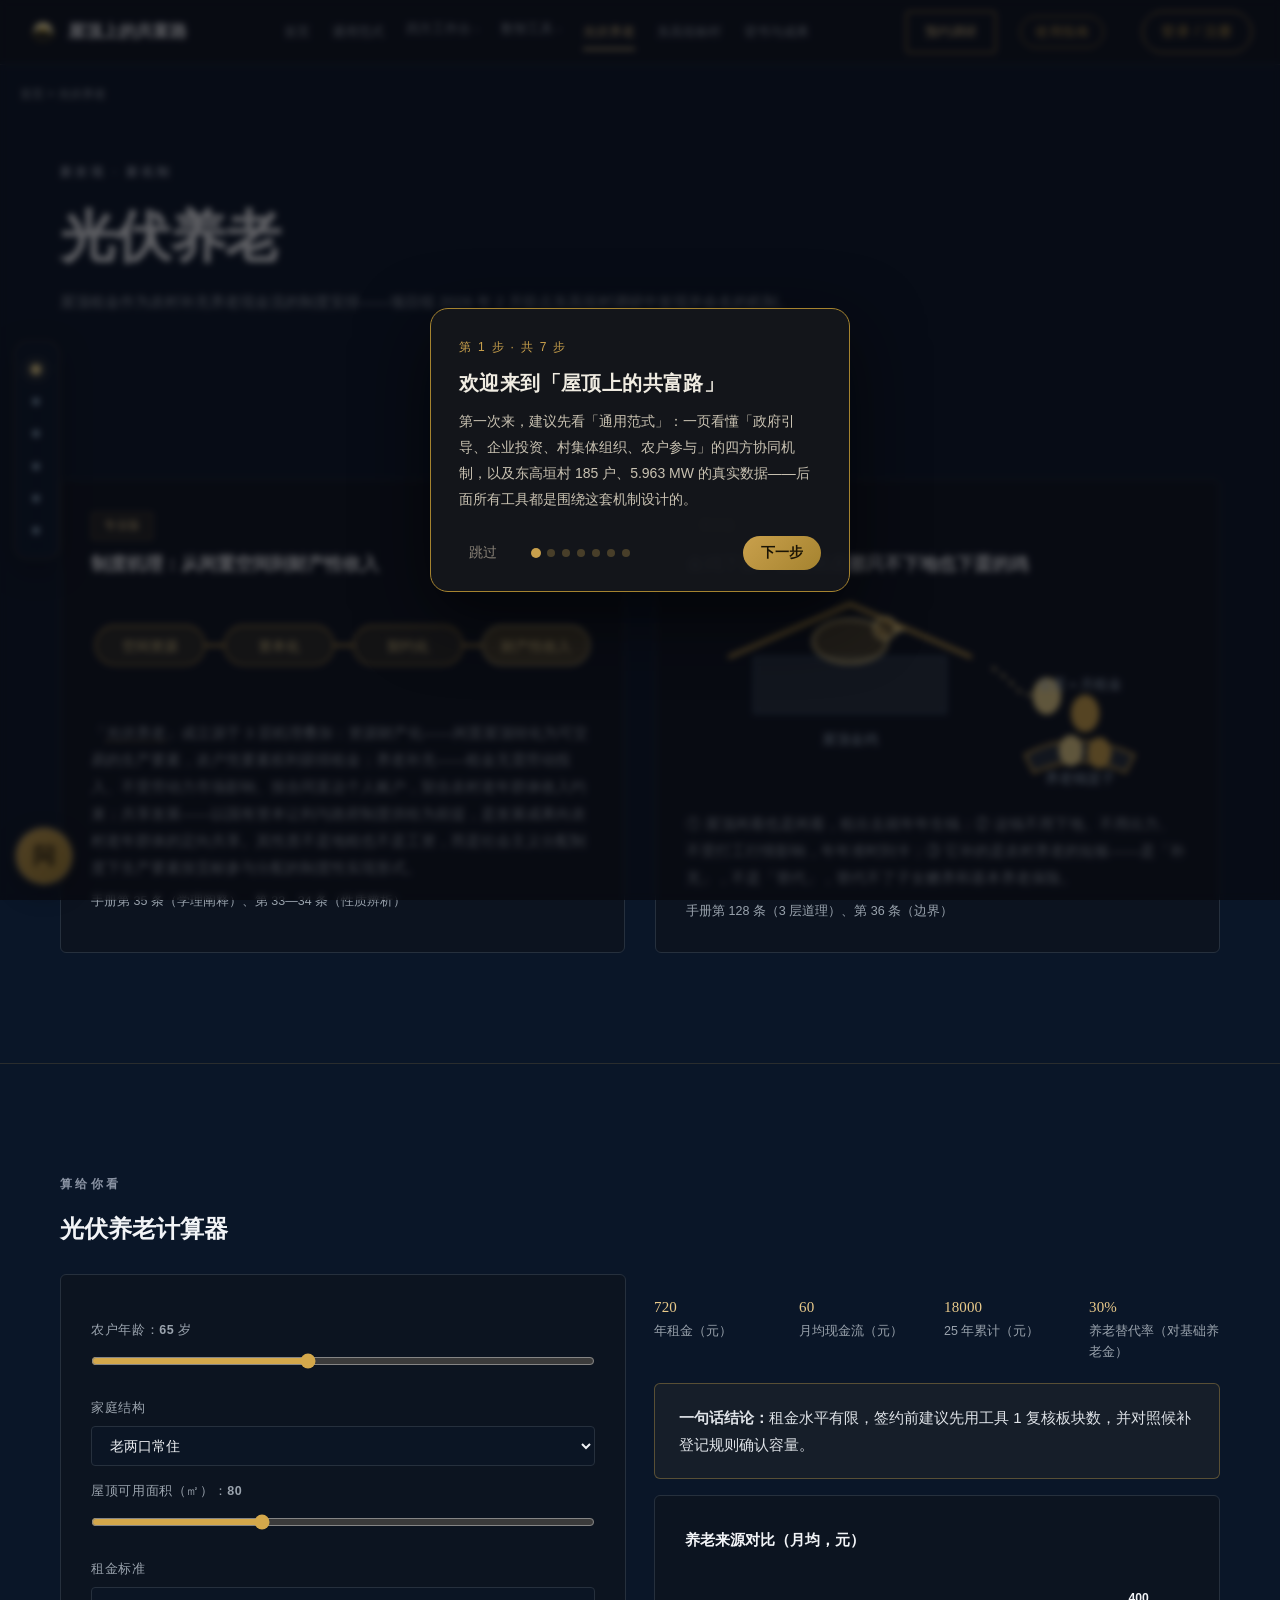
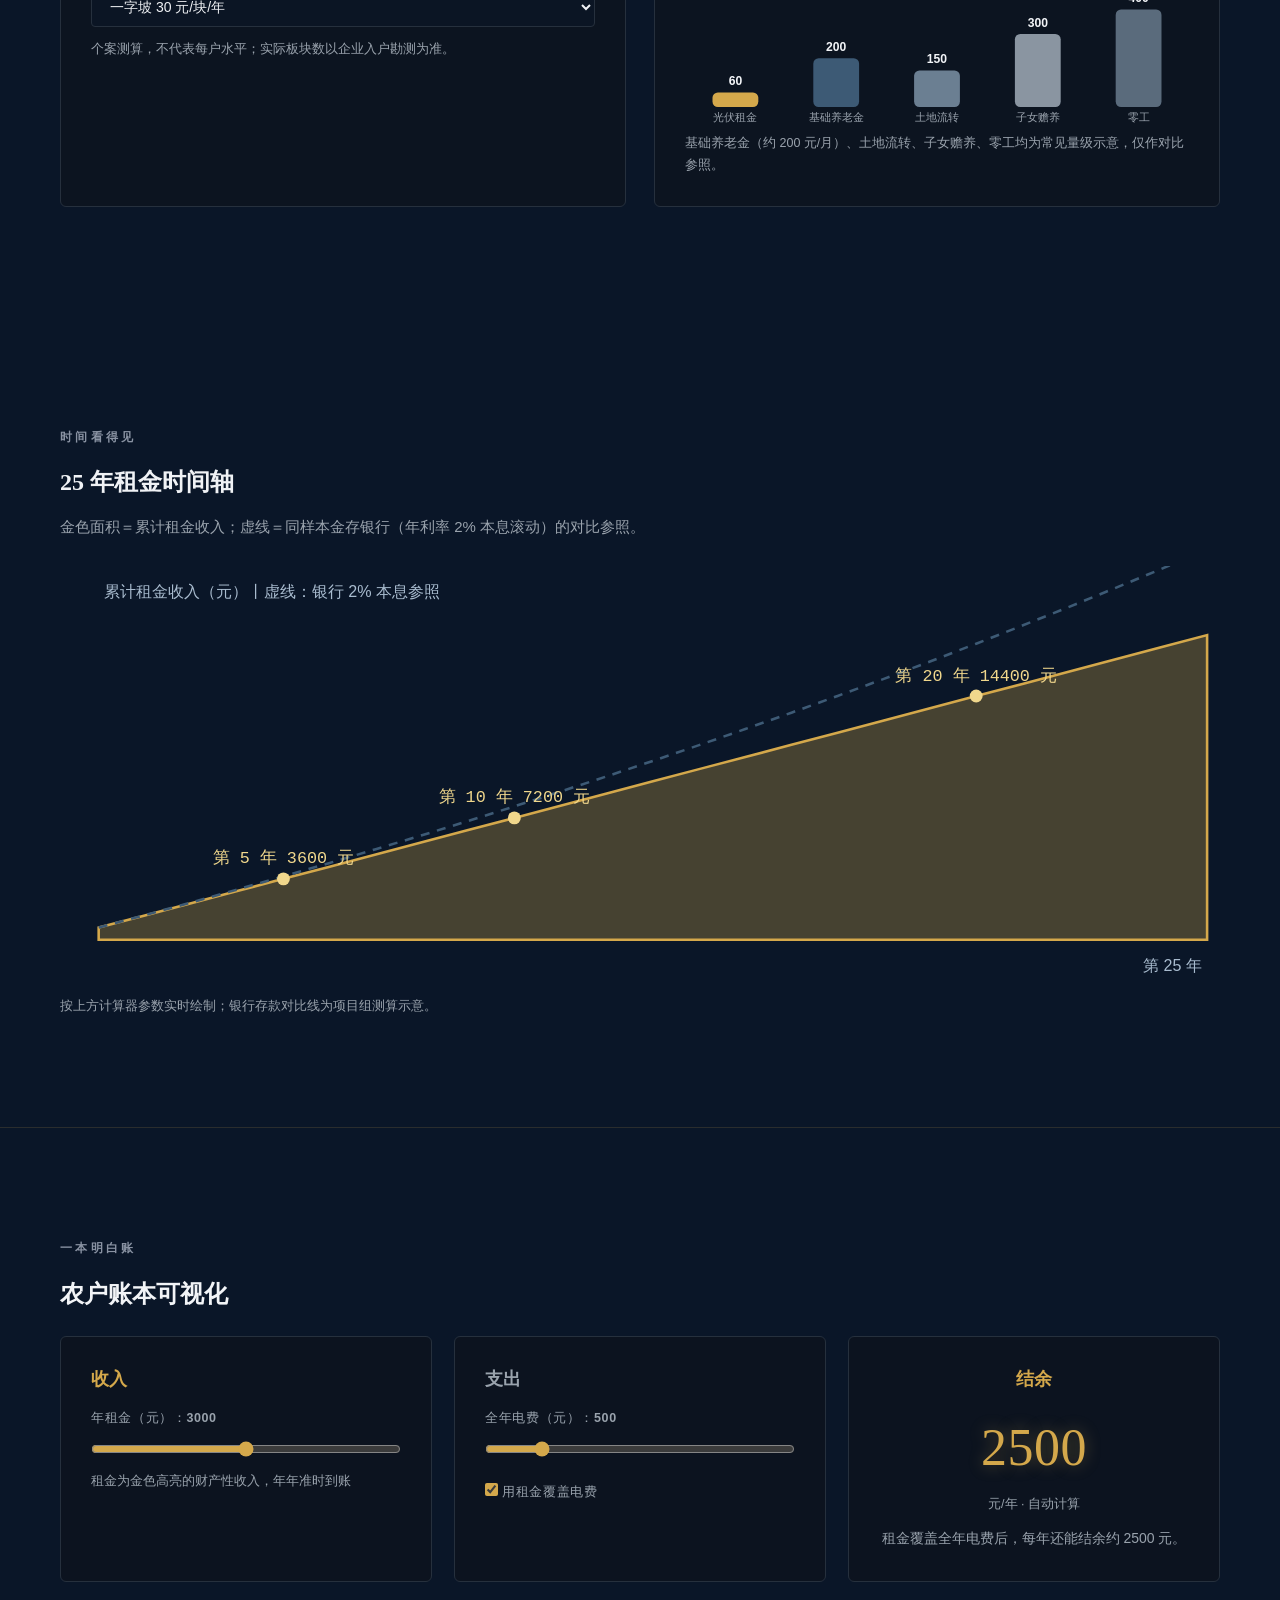
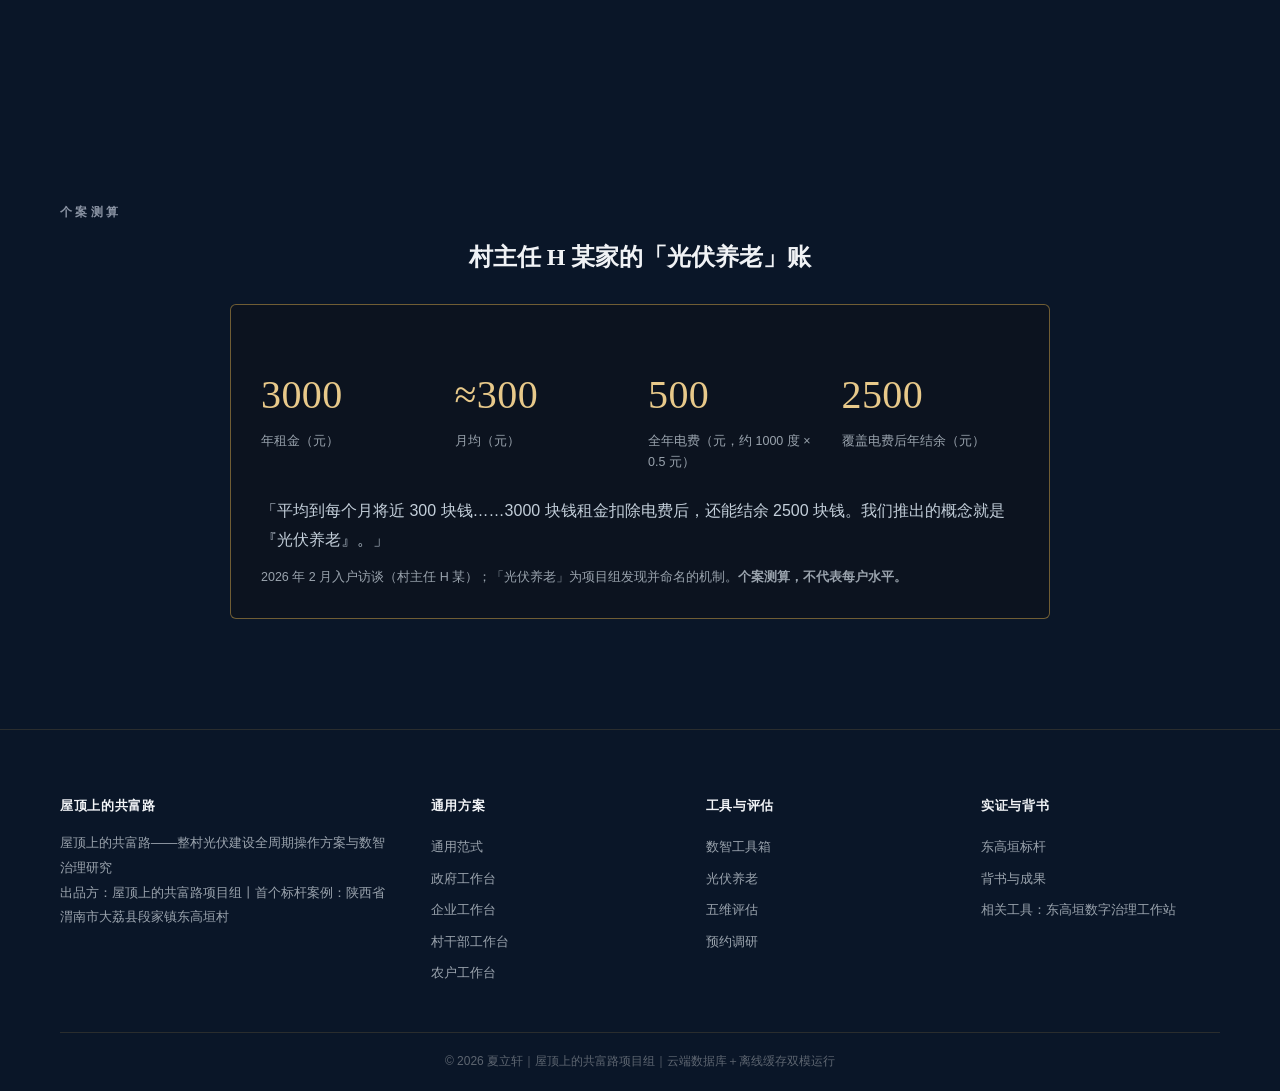
<file: pension.html>
<!DOCTYPE html>
<html lang="zh-CN">
<head>
<meta charset="UTF-8">
<meta name="viewport" content="width=device-width, initial-scale=1">
<title>光伏养老 —— 屋顶上的共富路</title>
<meta name="description" content="光伏养老：屋顶租金作为农村补充养老现金流的制度安排。">
<link rel="icon" href="assets/img/logo.png">
<link rel="stylesheet" href="assets/css/main.css">
<style>
.dual{display:grid; grid-template-columns:1fr 1fr; gap:30px; margin-top:34px}
@media(max-width:900px){.dual{grid-template-columns:1fr}}
.pension-out{display:grid; grid-template-columns:repeat(4,1fr); gap:14px; margin:20px 0}
@media(max-width:800px){.pension-out{grid-template-columns:1fr 1fr}}
.ledger3{display:grid; grid-template-columns:1fr 1fr 1fr; gap:22px; margin-top:26px}
@media(max-width:860px){.ledger3{grid-template-columns:1fr}}
.ledger3 .card h3{margin-bottom:8px}
#areaChart{width:100%; height:auto}
.case-card{max-width:820px; margin:0 auto}
.case-card .din{font-size:40px}
.case-grid{display:grid; grid-template-columns:repeat(4,1fr); gap:16px; margin:24px 0}
@media(max-width:760px){.case-grid{grid-template-columns:1fr 1fr}}
</style>
</head>
<body>
<div data-crumb></div>

<section class="section grain" style="padding-top:56px" id="overview" data-nav="光伏养老">
  <div class="wrap">
    <div class="kicker rv">新发现 · 新机制</div>
    <h1 class="display rv" style="font-size:56px">光伏养老</h1>
    <p class="lead rv" style="margin-top:14px">屋顶租金作为农村补充养老现金流的制度安排——项目组 2026 年 2 月驻点东高垣村调研中发现并命名的机制。</p>
  </div>
</section>

<!-- 双轨阐释 -->
<section class="section grain" style="padding-top:20px" id="mechanism" data-nav="双轨阐释">
  <div class="wrap">
    <div class="dual">
      <div class="card rv">
        <span class="pill">专业版</span>
        <h3 style="margin-top:12px">制度机理：从闲置空间到财产性收入</h3>
        <svg viewBox="0 0 460 90" style="width:100%; margin:18px 0">
          <g font-size="12.5" text-anchor="middle">
            <rect x="4" y="28" width="100" height="36" rx="18" fill="rgba(212,168,75,.15)" stroke="#D4A84B"/><text x="54" y="51" fill="#F0D78C">空间资源</text>
            <rect x="122" y="28" width="100" height="36" rx="18" fill="rgba(212,168,75,.15)" stroke="#D4A84B"/><text x="172" y="51" fill="#F0D78C">资本化</text>
            <rect x="240" y="28" width="100" height="36" rx="18" fill="rgba(212,168,75,.15)" stroke="#D4A84B"/><text x="290" y="51" fill="#F0D78C">契约化</text>
            <rect x="358" y="28" width="98" height="36" rx="18" fill="rgba(212,168,75,.3)" stroke="#F0D78C"/><text x="407" y="51" fill="#F0D78C">财产性收入</text>
            <path d="M104 46h18 M222 46h18 M340 46h18" stroke="#D4A84B" stroke-width="2"/>
          </g>
        </svg>
        <p style="font-size:15px; color:var(--sub)">「光伏养老」成立源于 3 层机理叠加：资源财产化——闲置屋顶转化为可交易的生产要素，农户凭要素权利获得租金；养老补充——租金无需劳动投入、不受劳动力市场影响、按合同直达个人账户，契合农村老年群体收入约束；共享发展——以国有资本让利与政府制度供给为前提，是发展成果向农村老年群体的定向共享。其性质不是地租也不是工资，而是社会主义分配制度下生产要素按贡献参与分配的制度性实现形式。</p>
        <p class="caption" style="margin-top:10px">手册第 35 条（学理阐释）、第 33—34 条（性质辨析）</p>
      </div>
      <div class="card rv">
        <span class="pill">通俗版</span>
        <h3 style="margin-top:12px">金鸡下蛋：屋顶就是那只不下地也下蛋的鸡</h3>
        <svg viewBox="0 0 460 180" style="width:100%; margin:14px 0">
          <path d="M40 60 L150 12 L260 60" fill="none" stroke="#D4A84B" stroke-width="3.4" stroke-linecap="round"/>
          <rect x="62" y="60" width="176" height="52" fill="var(--panel-bd)" stroke="#3D5A75"/>
          <ellipse cx="150" cy="46" rx="34" ry="20" fill="rgba(212,168,75,.3)" stroke="#F0D78C" stroke-width="2"/>
          <circle cx="182" cy="34" r="10" fill="rgba(212,168,75,.45)" stroke="#F0D78C" stroke-width="2"/>
          <path d="M190 32 l12 3 -12 4z" fill="#F0D78C"/>
          <ellipse cx="330" cy="96" rx="13" ry="17" fill="#F0D78C"/>
          <ellipse cx="365" cy="112" rx="13" ry="17" fill="#D4A84B"/>
          <path d="M280 70 C 310 90, 300 100, 330 92" fill="none" stroke="#F0D78C" stroke-width="2" stroke-dasharray="5 5">
            <animate attributeName="stroke-dashoffset" values="40;0" dur="1.2s" repeatCount="indefinite"/></path>
          <path d="M310 150 q45 -26 100 0 l-8 16 q-42 -20 -84 0z" fill="var(--panel-bd)" stroke="#D4A84B" stroke-width="2"/>
          <ellipse cx="352" cy="146" rx="11" ry="14" fill="#F0D78C"/>
          <ellipse cx="378" cy="148" rx="11" ry="14" fill="#D4A84B"/>
          <text x="150" y="140" text-anchor="middle" fill="#a9bccf" font-size="12.5">屋顶金鸡</text>
          <text x="360" y="90" text-anchor="middle" fill="#a9bccf" font-size="12.5">金蛋＝月租金</text>
          <text x="360" y="176" text-anchor="middle" fill="#a9bccf" font-size="12.5">养老钱篮子</text>
        </svg>
        <p style="font-size:15px; color:var(--sub)">① 屋顶闲着也是闲着，租出去就年年生钱；② 这钱不用下地、不用出力、不受打工行情影响，年年准时到卡；③ 它补的是农村养老的短板——是「补充」，不是「替代」，替代不了子女赡养和基本养老保险。</p>
        <p class="caption" style="margin-top:10px">手册第 128 条（3 层道理）、第 36 条（边界）</p>
      </div>
    </div>
  </div>
</section>

<!-- 计算器 -->
<section class="section light" id="calculator" data-nav="养老计算器">
  <div class="wrap">
    <div class="kicker">算给你看</div>
    <h2>光伏养老计算器</h2>
    <div class="grid2" style="margin-top:28px">
      <div class="card">
        <label>农户年龄：<b id="pAgeV">65</b> 岁</label>
        <input type="range" id="pAge" min="50" max="85" value="65">
        <label>家庭结构</label>
        <select id="pFam"><option value="1">老两口常住</option><option value="0.6">老人独居</option><option value="1.4">三代同堂</option></select>
        <label>屋顶可用面积（㎡）：<b id="pAreaV">80</b></label>
        <input type="range" id="pArea" min="20" max="200" value="80">
        <label>租金标准</label>
        <select id="pRent"><option value="30">一字坡 30 元/块/年</option><option value="15">人字坡 15 元/块/年</option></select>
        <p class="caption" style="margin-top:12px">个案测算，不代表每户水平；实际板块数以企业入户勘测为准。</p>
      </div>
      <div>
        <div class="pension-out">
          <div class="res-cell"><div class="din num-glow" id="pYear">—</div><div class="caption">年租金（元）</div></div>
          <div class="res-cell"><div class="din num-glow" id="pMon">—</div><div class="caption">月均现金流（元）</div></div>
          <div class="res-cell"><div class="din num-glow" id="p25">—</div><div class="caption">25 年累计（元）</div></div>
          <div class="res-cell"><div class="din num-glow" id="pRate">—</div><div class="caption">养老替代率（对基础养老金）</div></div>
        </div>
        <div class="note-box" id="pConcl"></div>
        <div class="card" style="margin-top:16px">
          <b>养老来源对比（月均，元）</b>
          <svg id="pCmp" viewBox="0 0 560 180" style="width:100%; margin-top:10px"></svg>
          <p class="caption">基础养老金（约 200 元/月）、土地流转、子女赡养、零工均为常见量级示意，仅作对比参照。</p>
        </div>
      </div>
    </div>
  </div>
</section>

<!-- 25 年面积图 -->
<section class="section grain" id="timeline" data-nav="25 年时间轴">
  <div class="wrap">
    <div class="kicker">时间看得见</div>
    <h2>25 年租金时间轴</h2>
    <p class="lead">金色面积＝累计租金收入；虚线＝同样本金存银行（年利率 2% 本息滚动）的对比参照。</p>
    <svg id="areaChart" viewBox="0 0 900 320" class="rv" style="margin-top:26px"></svg>
    <p class="caption" style="margin-top:10px">按上方计算器参数实时绘制；银行存款对比线为项目组测算示意。</p>
  </div>
</section>

<!-- 账本可视化 -->
<section class="section light" id="ledger" data-nav="农户账本">
  <div class="wrap">
    <div class="kicker">一本明白账</div>
    <h2>农户账本可视化</h2>
    <div class="ledger3">
      <div class="card rv">
        <h3 style="color:var(--gold-deep)">收入</h3>
        <label>年租金（元）：<b id="lbInV">3000</b></label>
        <input type="range" id="lbIn" min="0" max="6000" step="100" value="3000">
        <p class="caption">租金为金色高亮的财产性收入，年年准时到账</p>
      </div>
      <div class="card rv">
        <h3 style="color:var(--sub)">支出</h3>
        <label>全年电费（元）：<b id="lbOutV">500</b></label>
        <input type="range" id="lbOut" min="0" max="3000" step="50" value="500">
        <label style="margin-top:10px"><input type="checkbox" id="lbCover" checked style="width:auto; accent-color:var(--gold-deep)"> 用租金覆盖电费</label>
      </div>
      <div class="card rv" style="text-align:center">
        <h3 style="color:var(--gold-deep)">结余</h3>
        <div class="din" id="lbLeft" style="font-size:52px; color:var(--gold-deep); text-shadow:0 0 16px rgba(212,168,75,.4)">—</div>
        <div class="caption">元/年 · 自动计算</div>
        <p style="font-size:14px; color:var(--sub); margin-top:10px" id="lbNote"></p>
      </div>
    </div>
  </div>
</section>

<!-- H 某家案例卡 -->
<section class="section grain" id="case" data-nav="个案测算">
  <div class="wrap">
    <div class="kicker rv">个案测算</div>
    <h2 class="rv" style="text-align:center">村主任 H 某家的「光伏养老」账</h2>
    <div class="card case-card rv" style="margin-top:30px; border-color:rgba(212,168,75,.5)">
      <div class="case-grid">
        <div><div class="din num-glow">3000</div><div class="caption">年租金（元）</div></div>
        <div><div class="din num-glow">≈300</div><div class="caption">月均（元）</div></div>
        <div><div class="din num-glow">500</div><div class="caption">全年电费（元，约 1000 度 × 0.5 元）</div></div>
        <div><div class="din num-glow">2500</div><div class="caption">覆盖电费后年结余（元）</div></div>
      </div>
      <p style="font-size:16px; color:#c4cfda">「平均到每个月将近 300 块钱……3000 块钱租金扣除电费后，还能结余 2500 块钱。我们推出的概念就是『光伏养老』。」</p>
      <p class="caption" style="margin-top:12px">2026 年 2 月入户访谈（村主任 H 某）；「光伏养老」为项目组发现并命名的机制。<b>个案测算，不代表每户水平。</b></p>
    </div>
  </div>
</section>

<script src="assets/js/data.js"></script>
<script src="assets/js/effects.js"></script>
<script src="assets/js/main.js"></script>
<script src="assets/js/sidenav.js" defer></script>
<script>
document.addEventListener("DOMContentLoaded", function () {
  function t(id, s) { document.getElementById(id).textContent = s; }
  function calc() {
    var age = +document.getElementById("pAge").value, fam = +document.getElementById("pFam").value,
        A = +document.getElementById("pArea").value, pr = +document.getElementById("pRent").value;
    t("pAgeV", age); t("pAreaV", A);
    var panels = Math.floor(A * PVCONST.ROOF_K / PVCONST.PANEL_AREA);
    var year = Math.round(panels * pr * fam);
    var mon = Math.round(year / 12), y25 = year * PVCONST.YEARS;
    var rate = Math.round(mon / PVCONST.PENSION * 100);
    t("pYear", year); t("pMon", mon); t("p25", y25); t("pRate", rate + "%");
    document.getElementById("pConcl").innerHTML = "<b>一句话结论：</b>" +
      (mon >= 250 ? "这份屋顶租金可覆盖家庭全年电费并有结余，对 " + age + " 岁老人构成有实质意义的补充养老现金流。" :
       mon >= 100 ? "这份租金是「稳稳的小钱」：够贴补日常零用，但只是补充，替代不了基本养老保险与子女赡养。" :
       "租金水平有限，签约前建议先用工具 1 复核板块数，并对照候补登记规则确认容量。");
    // 对比条形（共用 main.js 的 cmpBars）
    PV.cmpBars(document.getElementById("pCmp"), [
      { name: "光伏租金", v: mon, color: "#D4A84B" },
      { name: "基础养老金", v: PVCONST.PENSION, color: "#3D5A75" },
      { name: "土地流转", v: 150, color: "#6b7f92" },
      { name: "子女赡养", v: 300, color: "#8a95a1" },
      { name: "零工", v: 400, color: "#5a6b7c" }]);
    drawArea(year);
  }
  function drawArea(year) {
    var svg = document.getElementById("areaChart"), W = 860, H = 260, x0 = 30, y0 = 290;
    var max = year * PVCONST.YEARS * 1.1 || 1;
    var X = function (y) { return x0 + (y - 1) / 24 * W; }, Y = function (v) { return y0 - v / max * H; };
    var pts = [], bank = [];
    for (var y = 1; y <= 25; y++) { pts.push([X(y), Y(year * y)]); bank.push([X(y), Y(year * ((Math.pow(1.02, y) - 1) / 0.02))]); }
    var area = "M" + x0 + " " + y0 + " L" + pts.map(function (p) { return p[0].toFixed(1) + " " + p[1].toFixed(1); }).join(" L") + " L" + X(25) + " " + y0 + " Z";
    var marks = [5, 10, 20].map(function (y) {
      return '<circle cx="' + X(y) + '" cy="' + Y(year * y) + '" r="5" fill="#F0D78C"/>' +
        '<text x="' + X(y) + '" y="' + (Y(year * y) - 12) + '" text-anchor="middle" fill="#F0D78C" font-size="13" font-family="monospace">第 ' + y + " 年 " + (year * y) + " 元</text>";
    }).join("");
    svg.innerHTML =
      '<line x1="' + x0 + '" y1="' + y0 + '" x2="' + (x0 + W) + '" y2="' + y0 + '" stroke="#3D5A75"/>' +
      '<path d="' + area + '" fill="rgba(212,168,75,.3)" stroke="#D4A84B" stroke-width="2"/>' +
      '<polyline points="' + bank.map(function (p) { return p[0].toFixed(1) + "," + p[1].toFixed(1); }).join(" ") + '" fill="none" stroke="#3D5A75" stroke-width="2" stroke-dasharray="7 6"/>' +
      marks +
      '<text x="' + (x0 + W - 4) + '" y="' + (y0 + 24) + '" text-anchor="end" fill="#a9bccf" font-size="12.5">第 25 年</text>' +
      '<text x="' + (x0 + 4) + '" y="24" fill="#a9bccf" font-size="12.5">累计租金收入（元）丨虚线：银行 2% 本息参照</text>';
  }
  ["pAge", "pFam", "pArea", "pRent"].forEach(function (id) { document.getElementById(id).addEventListener("input", calc); });
  calc();

  function ledger() {
    var inn = +document.getElementById("lbIn").value, out = +document.getElementById("lbOut").value;
    var cover = document.getElementById("lbCover").checked;
    t("lbInV", inn); t("lbOutV", out);
    var left = cover ? Math.max(0, inn - out) : inn;
    t("lbLeft", left);
    document.getElementById("lbNote").textContent = cover
      ? (inn >= out ? "租金覆盖全年电费后，每年还能结余约 " + left + " 元。" : "租金尚不足以覆盖全年电费，缺口约 " + (out - inn) + " 元。")
      : "未勾选电费覆盖，结余即全年租金 " + left + " 元。";
  }
  ["lbIn", "lbOut", "lbCover"].forEach(function (id) { document.getElementById(id).addEventListener("input", ledger); });
  ledger();
});
</script>
</body>
</html>
</file>
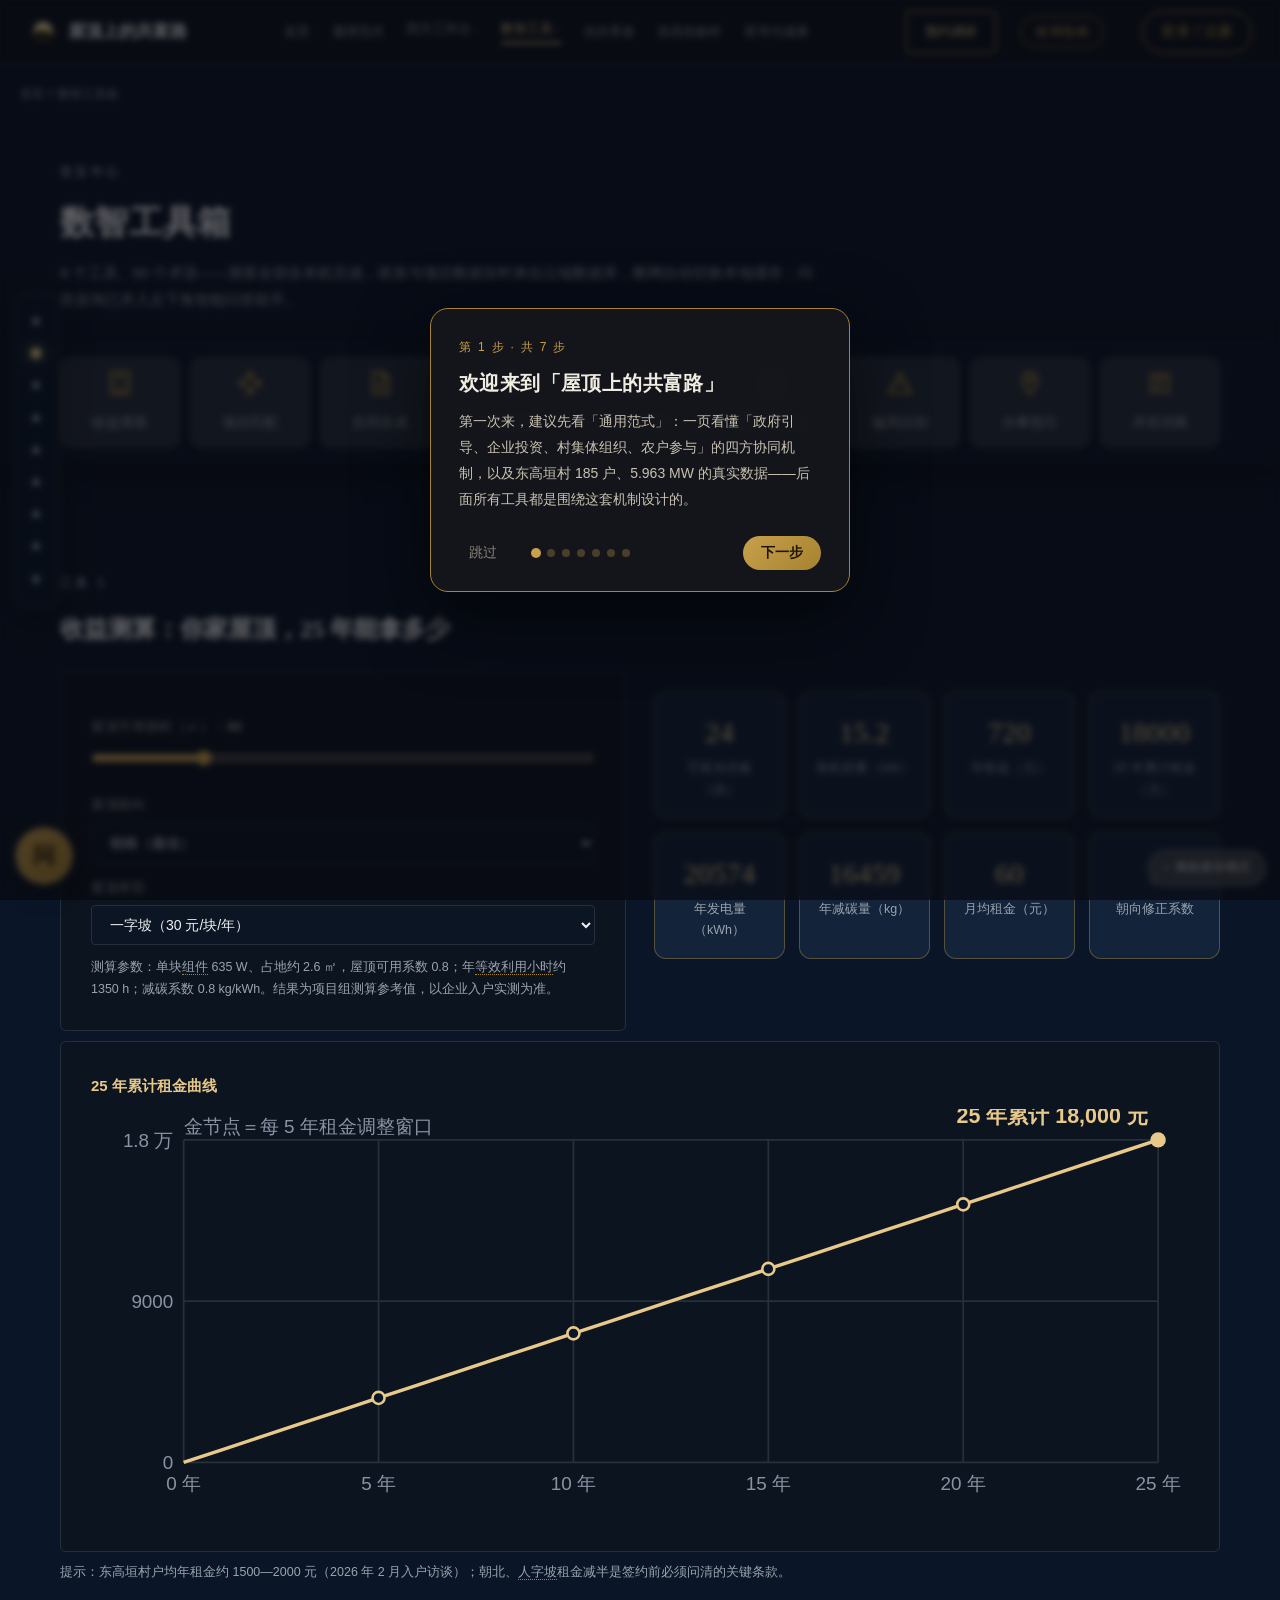
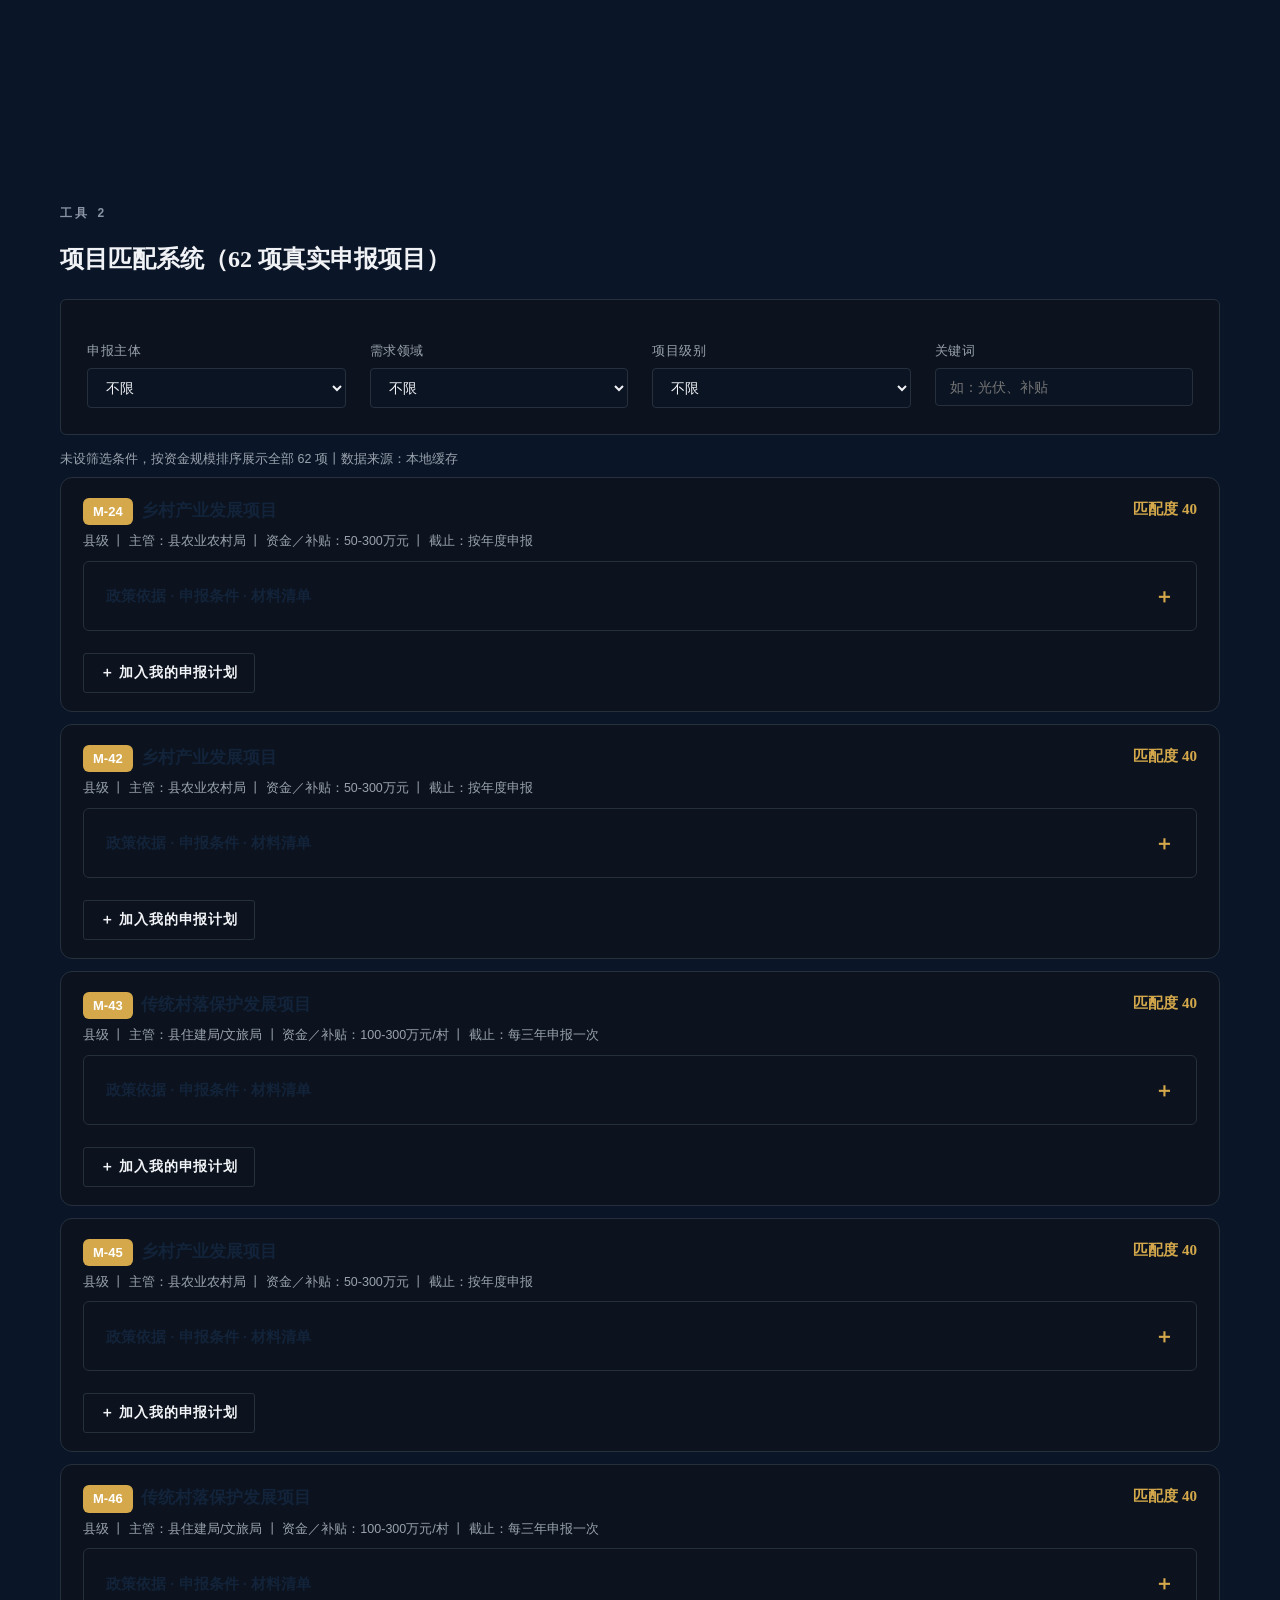
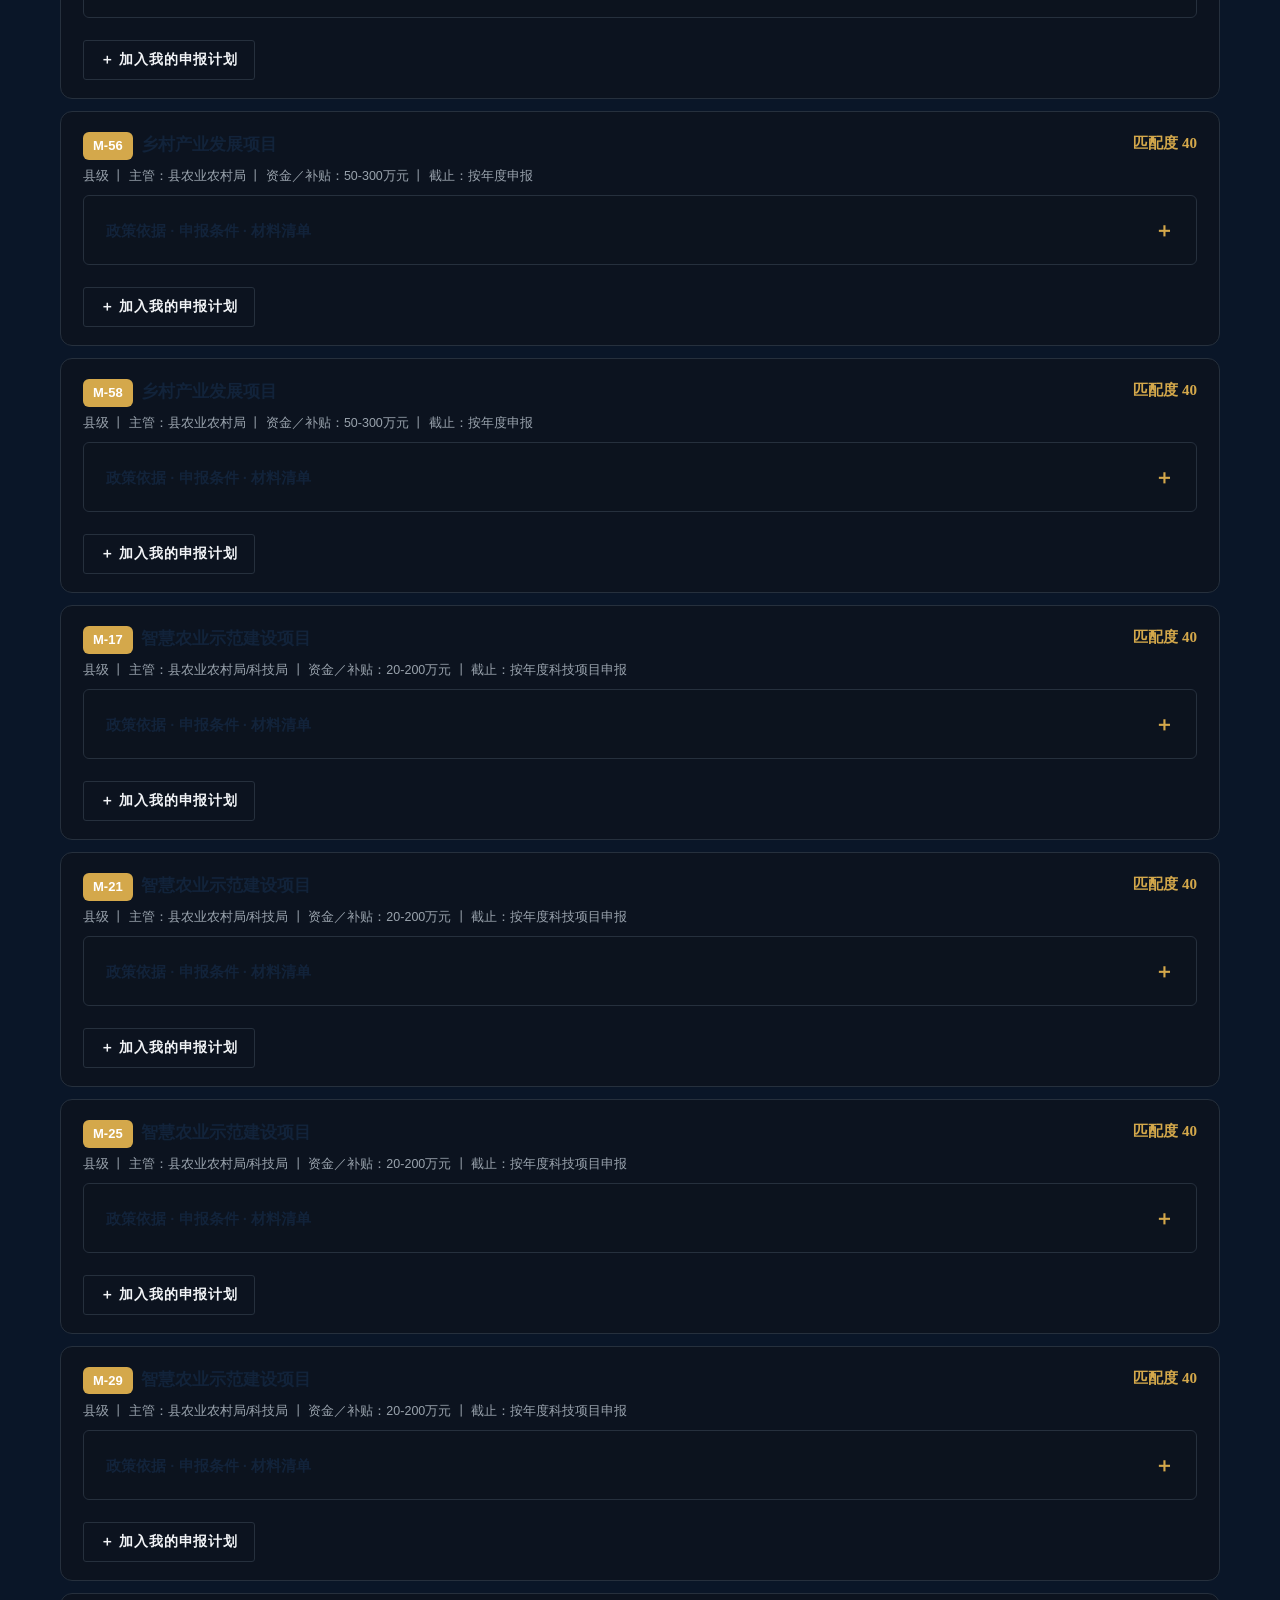
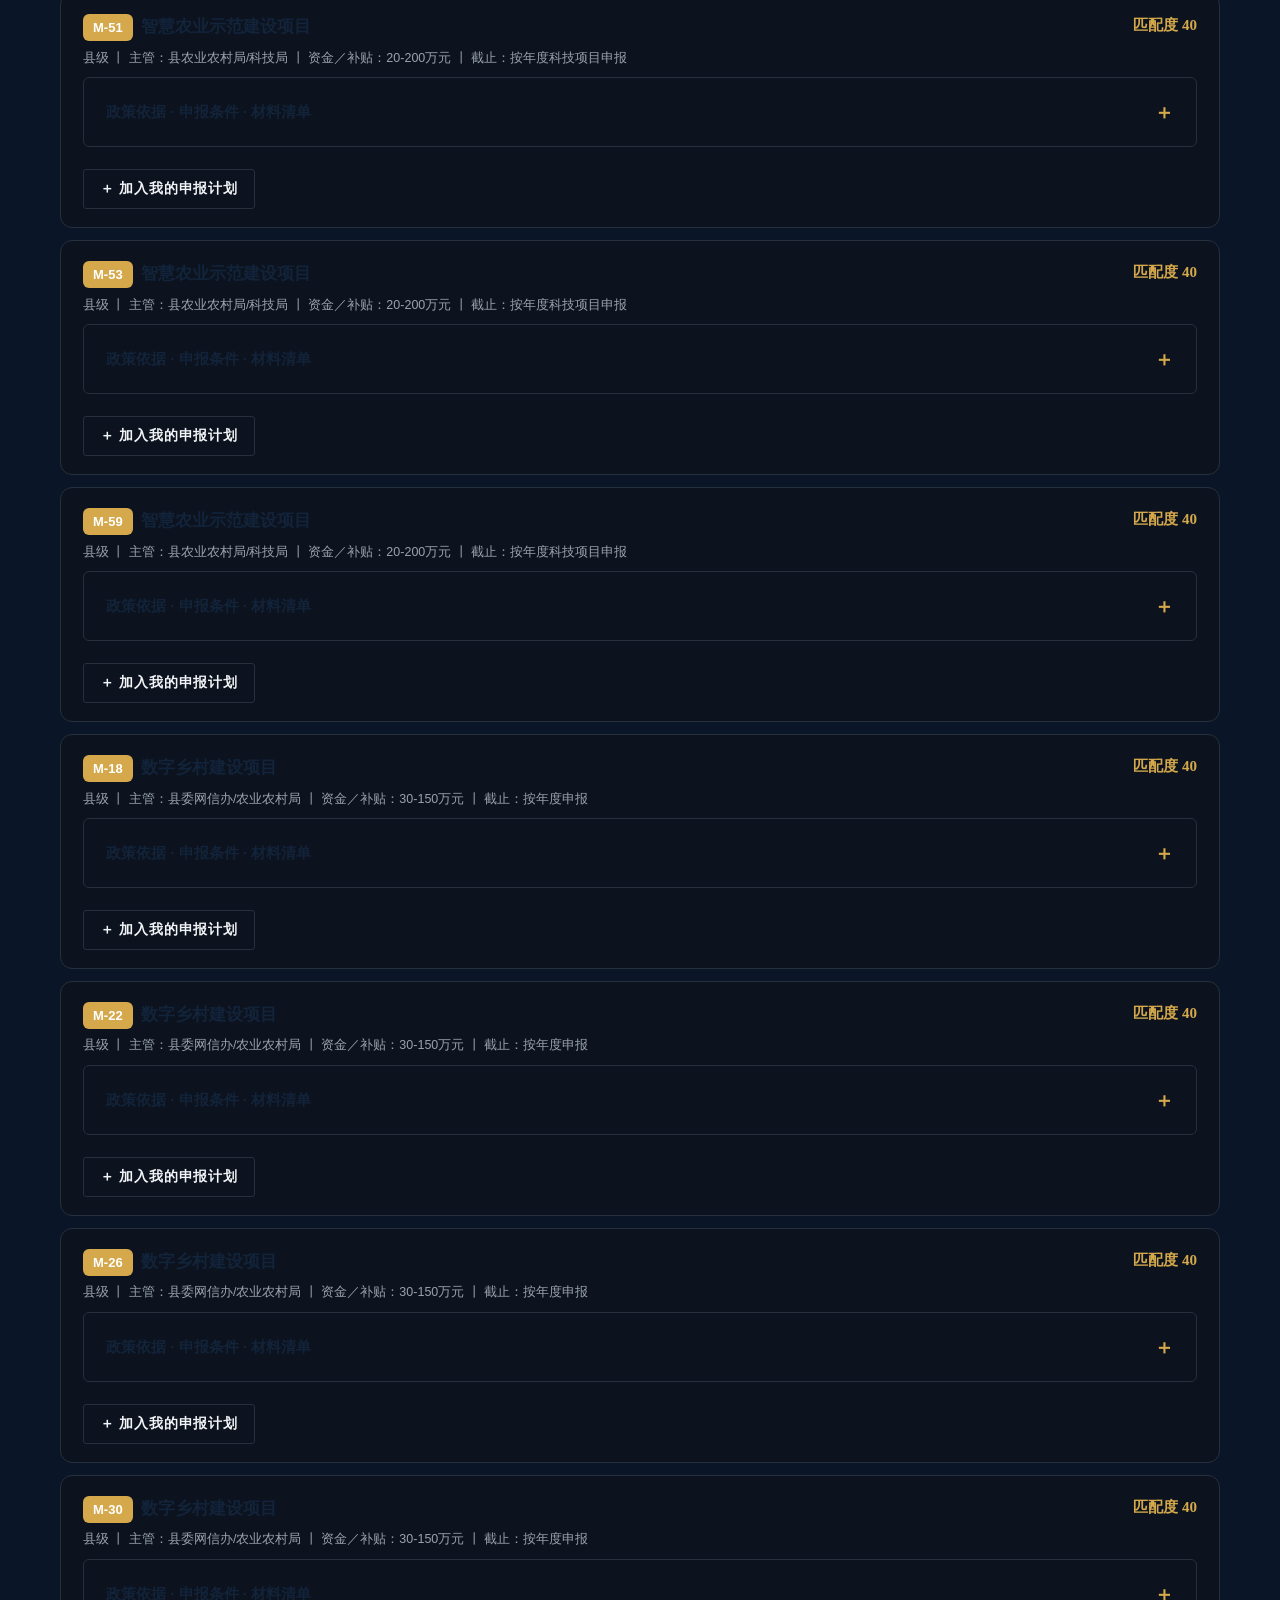
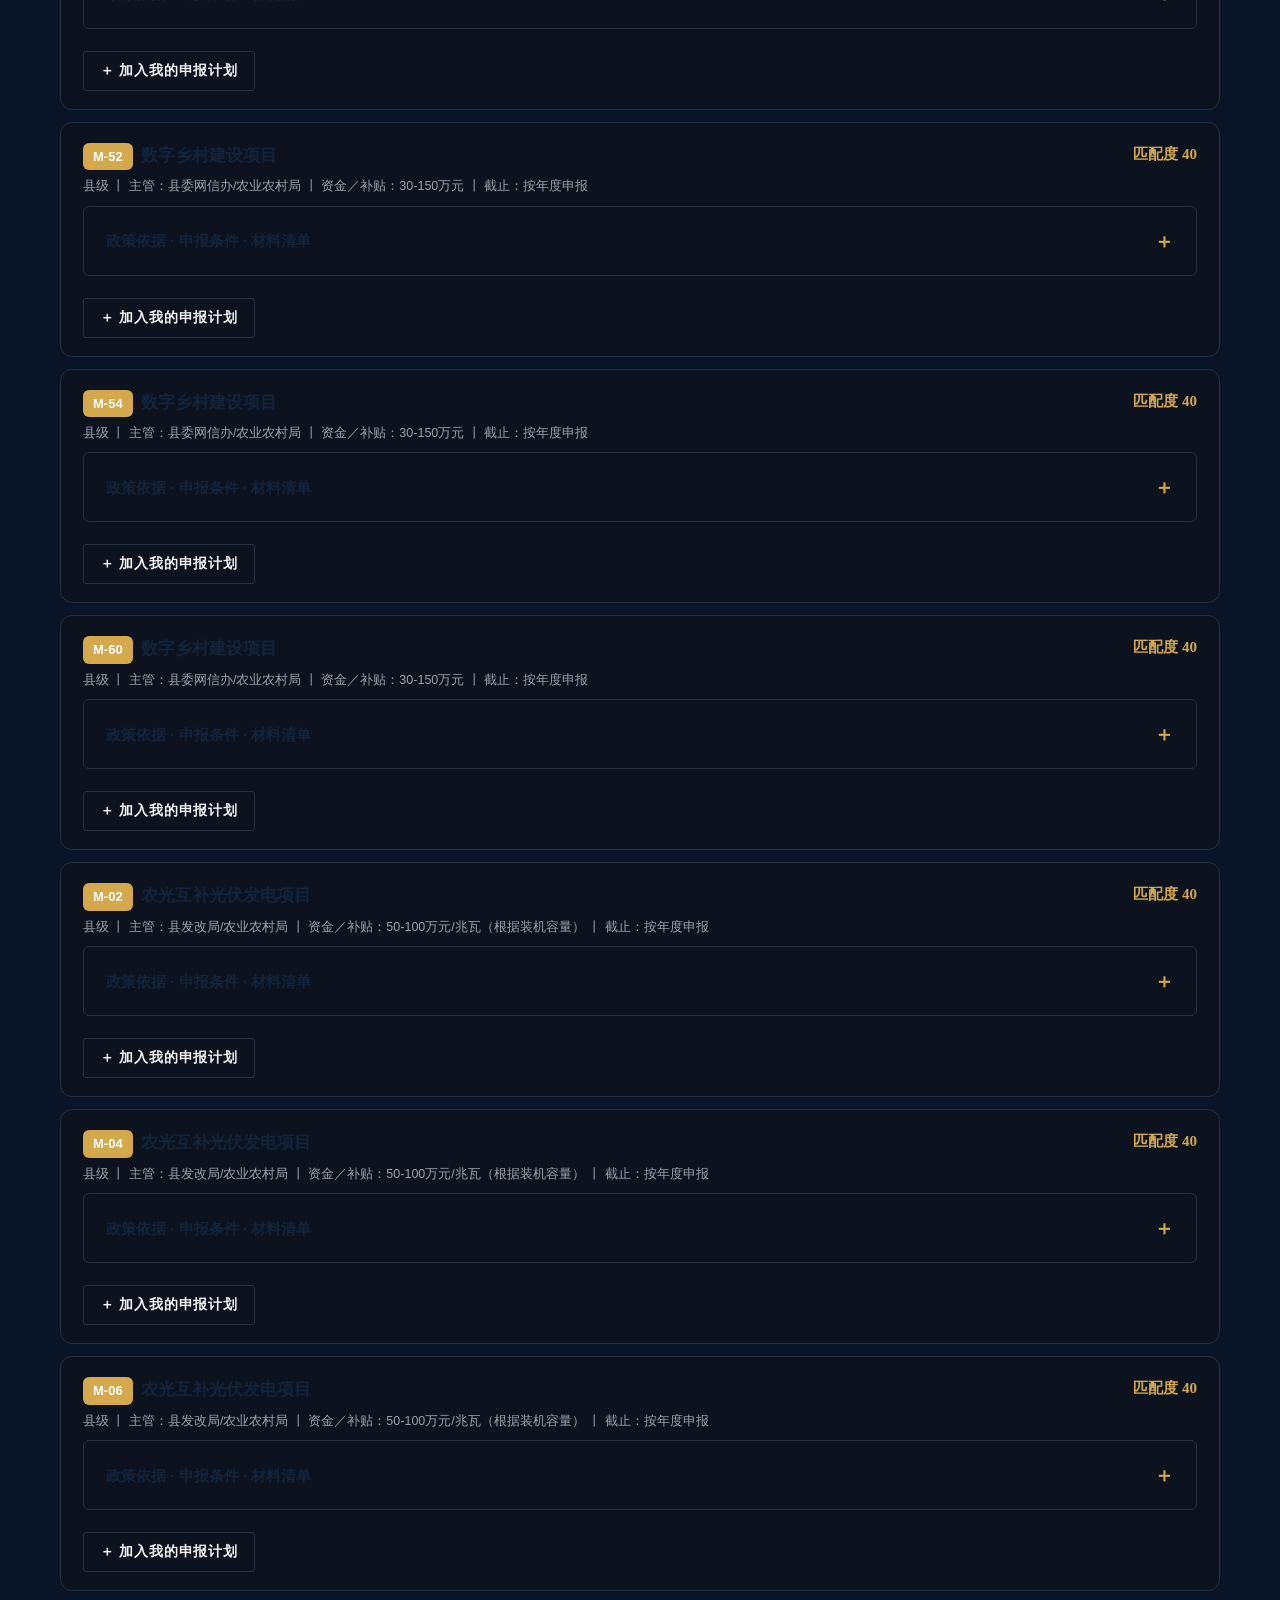
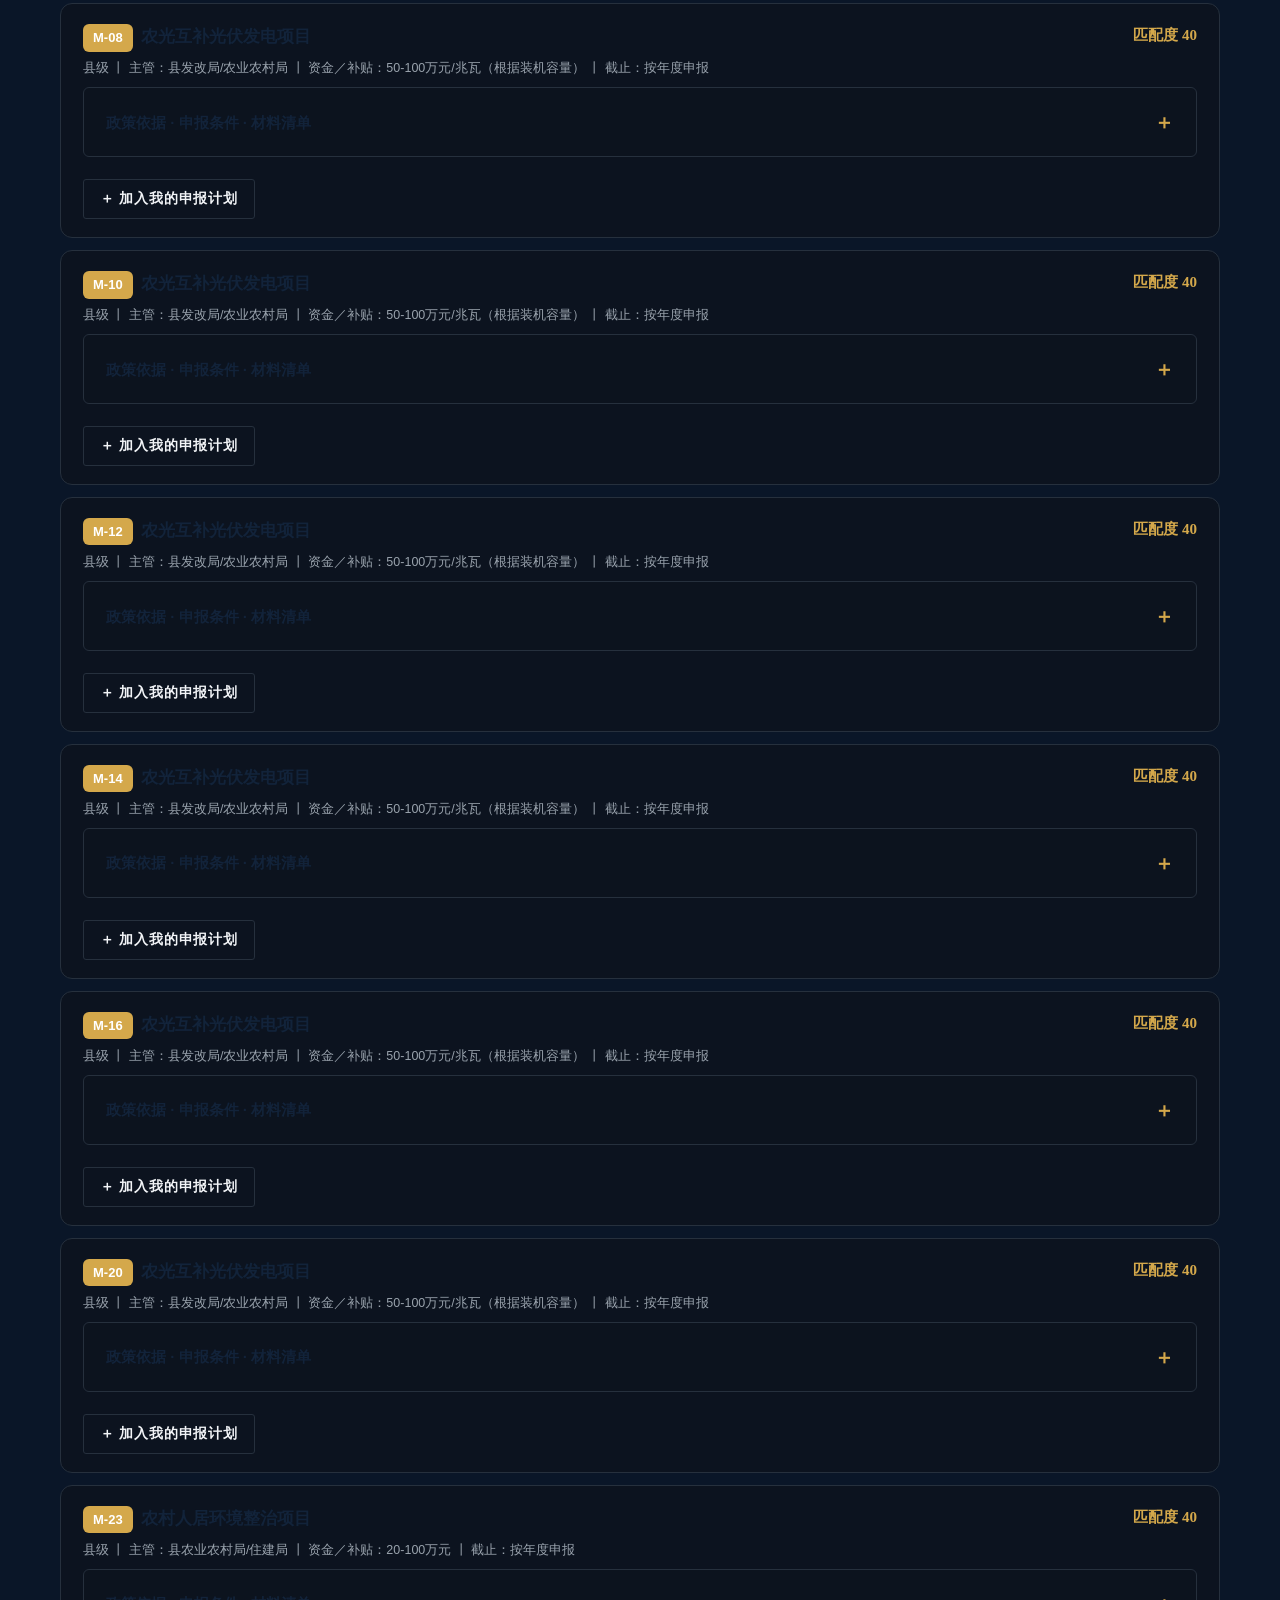
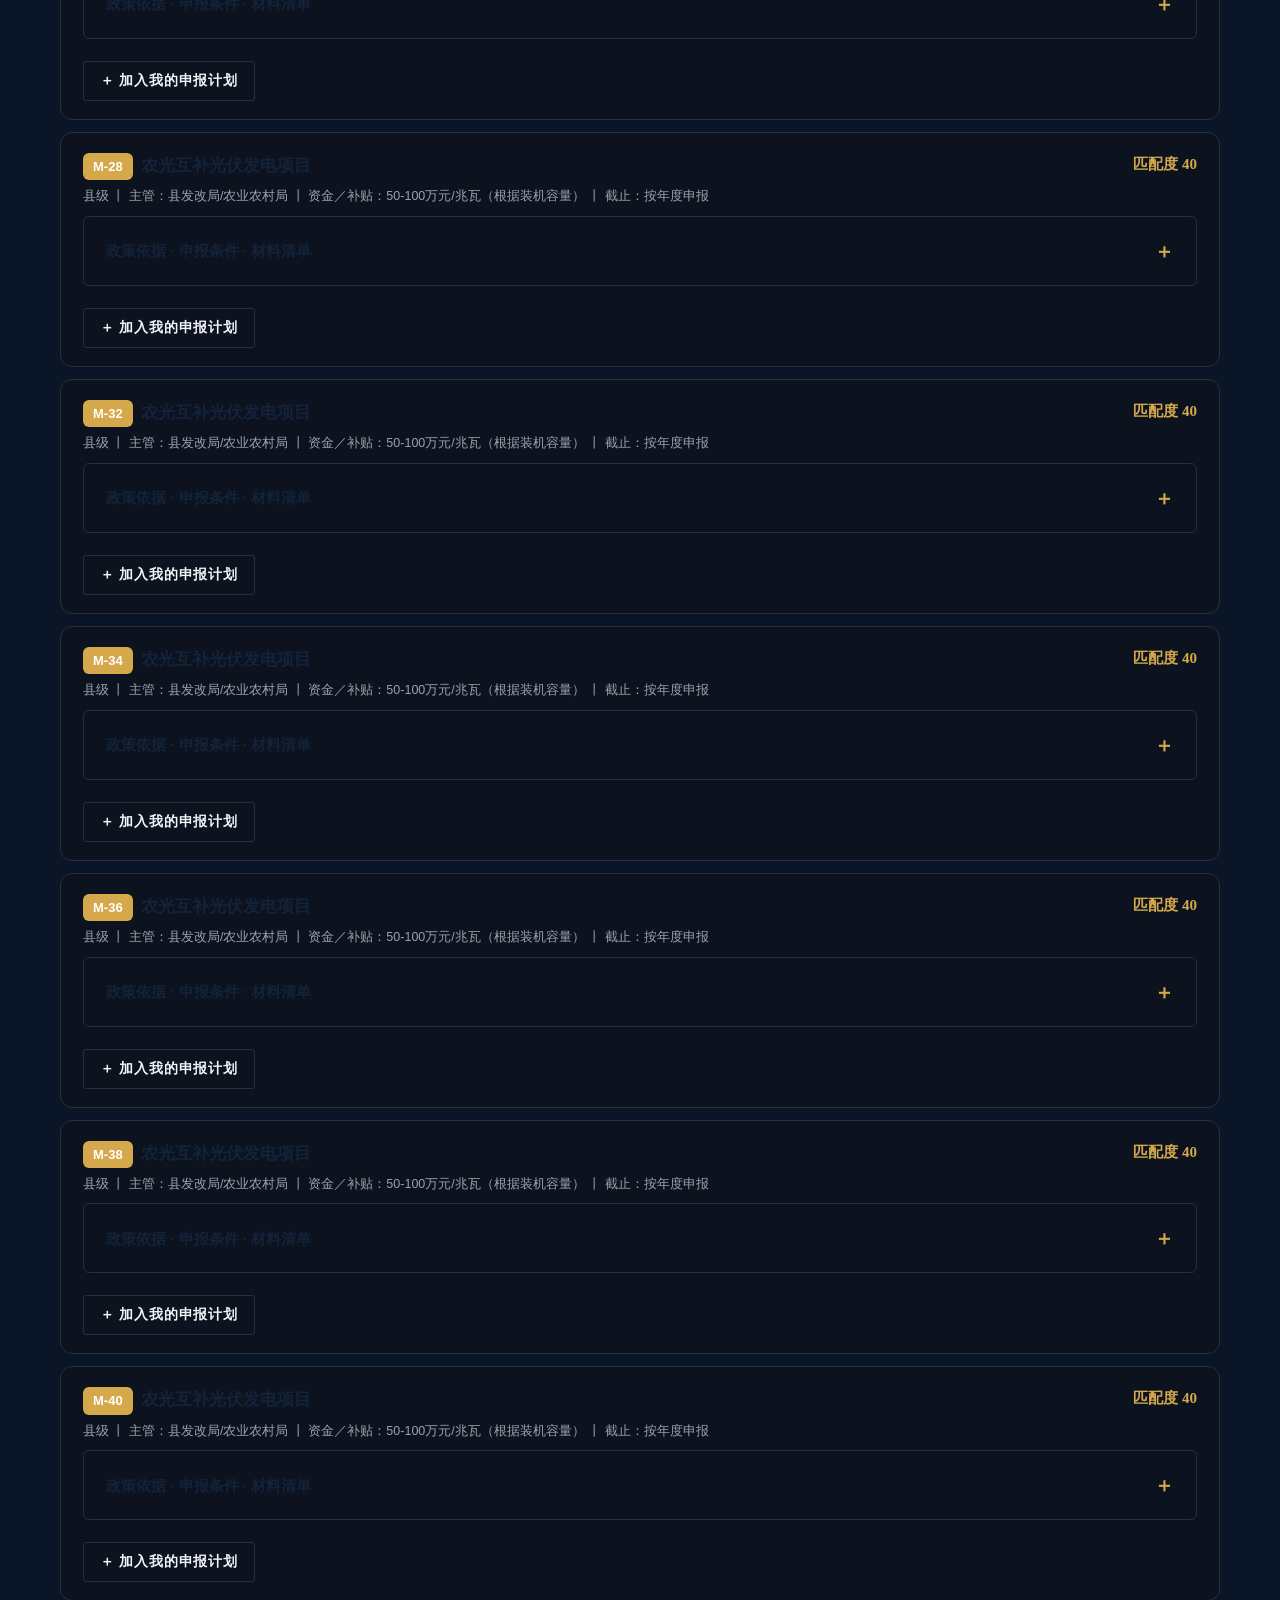
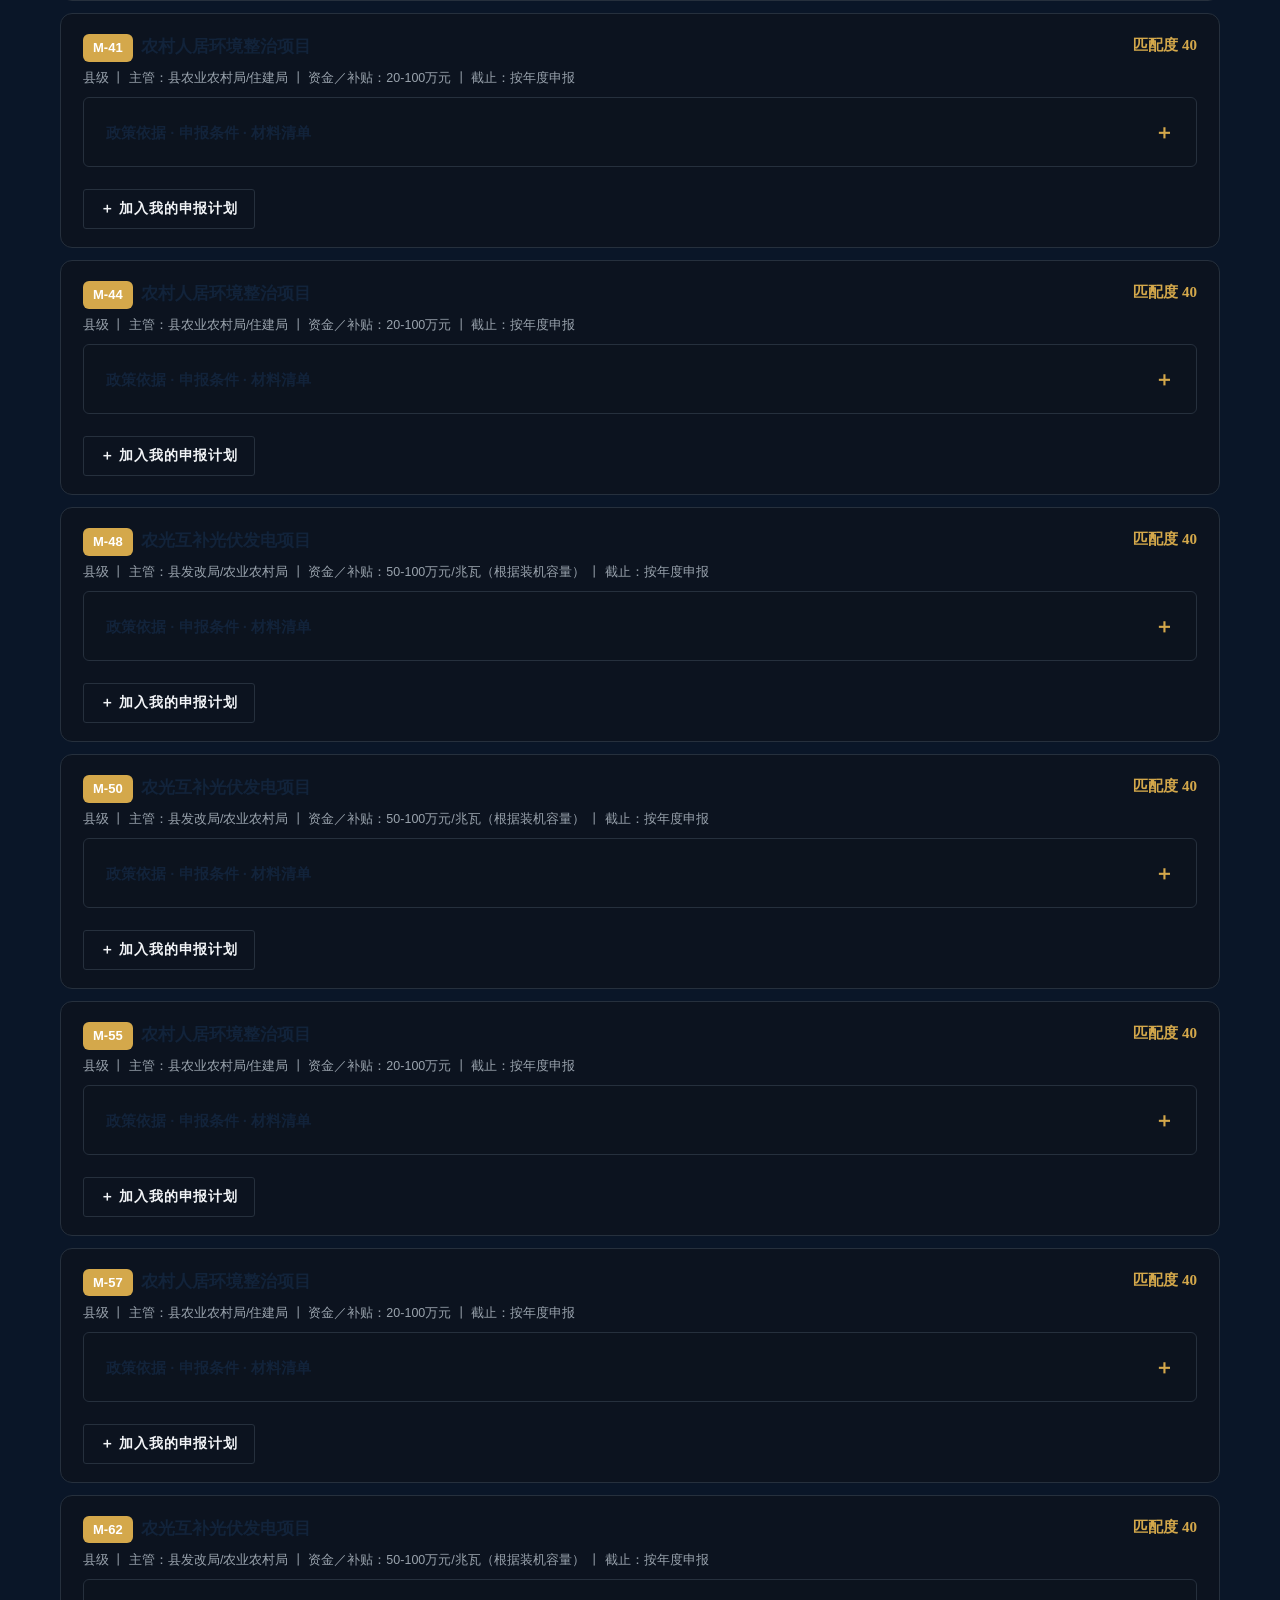
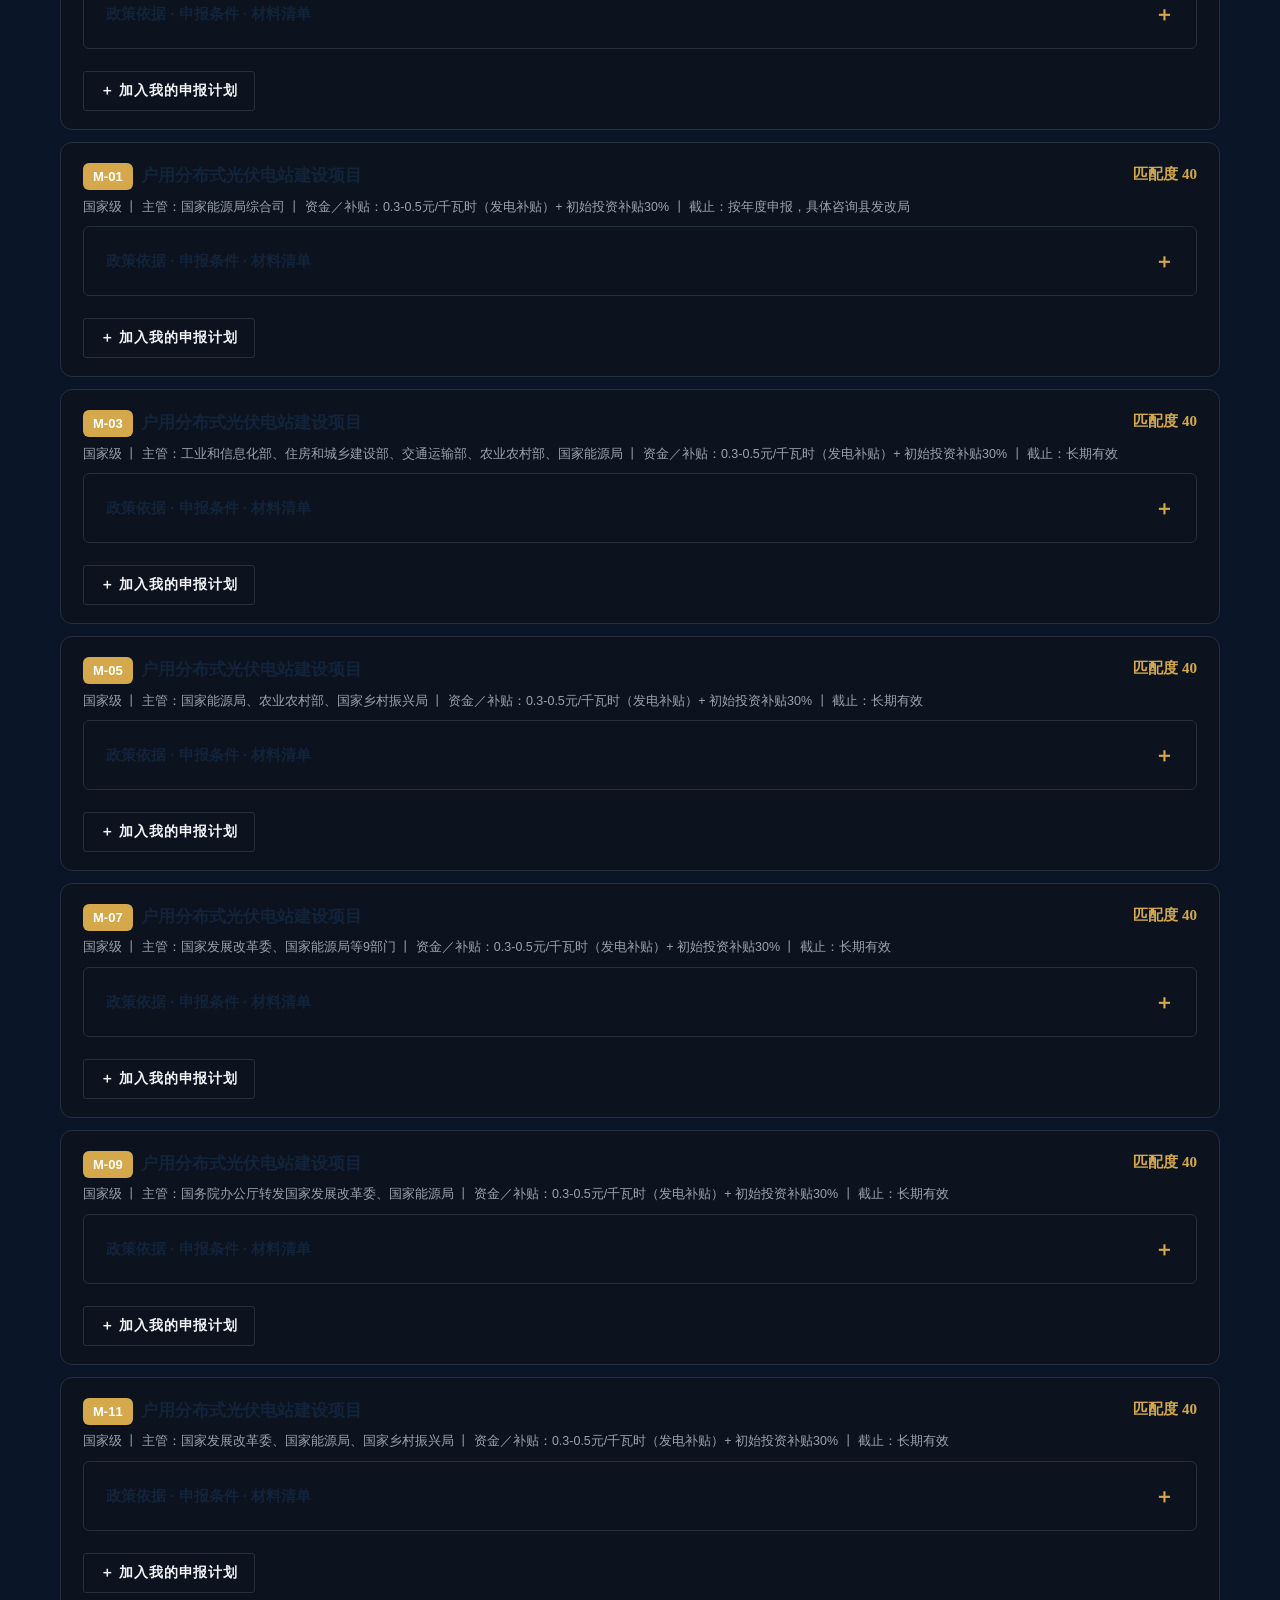
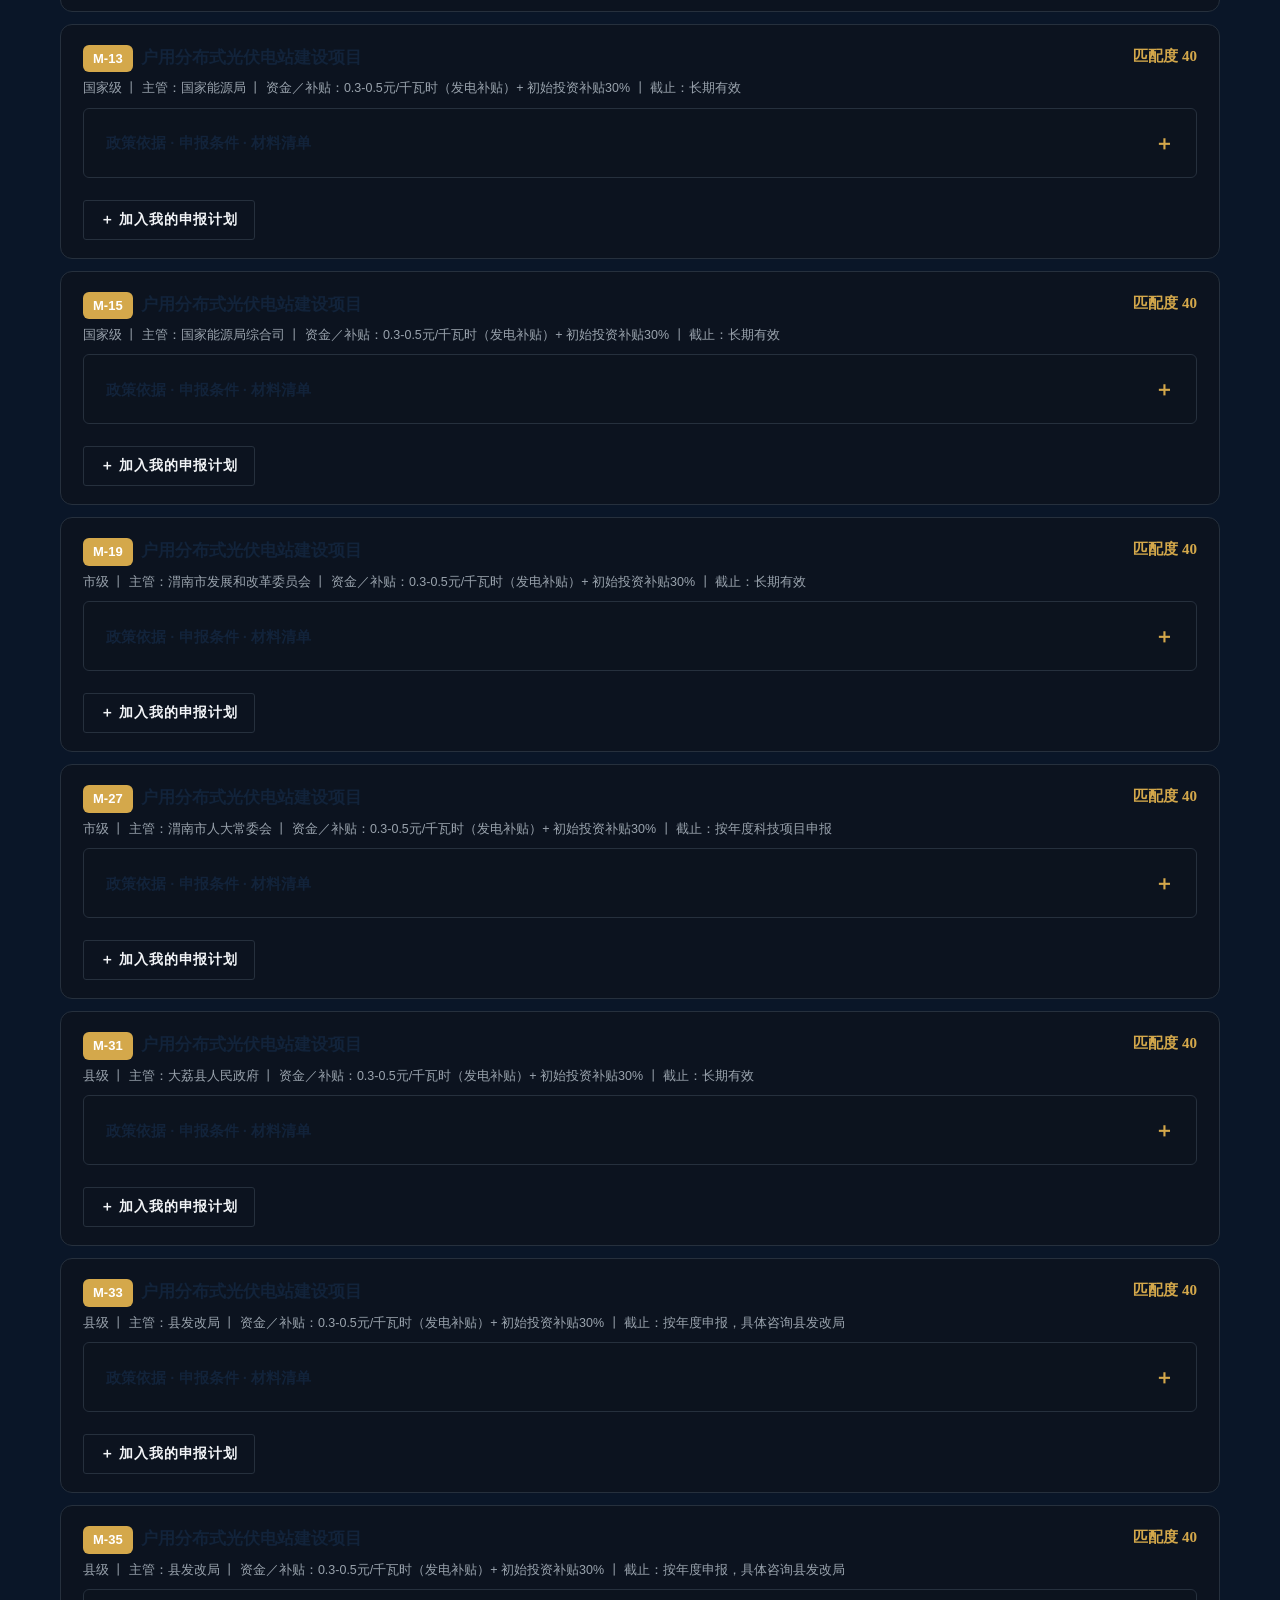
<file: tools.html>
<!DOCTYPE html>
<html lang="zh-CN">
<head>
<meta charset="UTF-8">
<meta name="viewport" content="width=device-width, initial-scale=1">
<title>数智工具箱 —— 屋顶上的共富路</title>
<meta name="description" content="数智工具箱：收益测算、项目匹配、合同条款生成、健康评级、租金公示、明白纸、骗局识别、办事指引。">
<link rel="icon" href="assets/img/logo.png">
<link rel="stylesheet" href="assets/css/main.css">
<link rel="stylesheet" href="assets/css/govdoc.css">
<style>
.tool-nav{position:sticky; top:64px; z-index:50; padding:14px 0; background:#0A1628; box-shadow:0 10px 28px rgba(0,0,0,.4)}
.tool-nav .grid{display:grid; grid-template-columns:repeat(9,1fr); gap:10px}
@media(max-width:980px){.tool-nav .grid{grid-template-columns:repeat(3,1fr)}}
.tn-item{text-align:center; padding:12px 6px; border-radius:12px; border:1px solid rgba(255,255,255,.1); background:var(--panel-bd); color:var(--sub); font-size:13.5px; transition:.25s; cursor:pointer}
.tn-item:hover{border-color:var(--gold); color:var(--gold2); transform:translateY(-3px)}
.tn-item svg{width:26px; height:26px; stroke:var(--gold); margin-bottom:6px}
.tool-sec{scroll-margin-top:150px}
.res-grid{display:grid; grid-template-columns:repeat(4,1fr); gap:14px; margin:20px 0}
@media(max-width:800px){.res-grid{grid-template-columns:1fr 1fr}}
.res-cell{background:#12233a; border:1px solid rgba(212,168,75,.35); border-radius:12px; padding:16px; text-align:center}
.res-cell .caption{color:var(--sub)}
.res-cell .din{font-size:28px}
.match-item{border:1px solid var(--panel-bd); border-radius:12px; background:var(--panel-bg); padding:18px 22px; margin-bottom:12px; color:var(--fg)}
.match-item b{color:#12233a}
.match-item .caption{color:var(--sub)}
.match-item summary{color:#12233a}
.match-item .acc-body{color:#3a4a5c}
.match-item .sc{font-family:var(--mono); color:var(--gold-deep); font-weight:700}
.mno{display:inline-block; background:var(--gold); color:#fff; border-radius:6px; padding:2px 10px; font-size:13px; font-weight:700; margin-right:8px}
mark{background:rgba(200,75,63,.3); color:#8a2320; padding:0 3px; border-radius:3px}
#contractText,.contract-text{white-space:pre-wrap; font-size:14.5px; line-height:1.9; background:#0d1b2e; border-radius:12px; padding:22px; color:#c4cfda}
.mz-sheet{background:#fff; color:#22303f; border:1px solid #c8b98a; border-radius:12px; padding:30px; font-size:14.5px; line-height:1.9}
.mz-sheet h3{text-align:center; font-size:19px}
.mz-sheet .sig{text-align:right; margin-top:16px}
.scam2{display:block; width:100%; text-align:left; background:var(--panel-bg); border:2px solid var(--panel-bd); border-radius:12px; padding:13px 18px; margin-bottom:9px; font-size:15px; color:var(--fg); transition:.25s}
.scam2:hover{border-color:var(--gold-deep)}
.scam2.hit{border-color:var(--red); background:rgba(200,75,63,.07)}
.scam2.none{border-style:dashed}
.faq-cols{columns:2; column-gap:18px}
@media(max-width:860px){.faq-cols{columns:1}}
.faq-cols .acc{break-inside:avoid}
</style>
</head>
<body>
<div data-crumb></div>

<section class="section grain" style="padding-top:56px; padding-bottom:30px">
  <div class="wrap">
    <div class="kicker rv">交互中心</div>
    <h1 class="rv">数智工具箱</h1>
    <p class="lead rv" style="margin-top:14px">8 个工具、60 个术语——测算全部在本机完成，政策与项目数据实时来自云端数据库，断网自动切换本地缓存；问答咨询已并入左下角智能问答助手。</p>
  </div>
</section>

<div class="tool-nav grain">
  <div class="wrap"><div class="grid" id="toolNav"></div></div>
</div>

<!-- 1 收益测算 -->
<section class="section light tool-sec" id="t-calc" data-nav="收益测算">
  <div class="wrap">
    <div class="kicker">工具 1</div>
    <h2>收益测算：你家屋顶，25 年能拿多少</h2>
    <div class="grid2" style="margin-top:26px">
      <div class="card">
        <label>屋顶可用面积（㎡）：<b id="aV">80</b></label>
        <input type="range" id="area" min="20" max="300" value="80">
        <label>屋顶朝向</label>
        <select id="ori"><option value="1">朝南（最佳）</option><option value="0.85">朝东／朝西</option><option value="0.6">朝北</option></select>
        <label>屋顶类型</label>
        <select id="typ"><option value="30">一字坡（30 元/块/年）</option><option value="15">人字坡（15 元/块/年）</option></select>
        <p class="caption" style="margin-top:12px">测算参数：单块组件 635 W、占地约 2.6 ㎡，屋顶可用系数 0.8；年等效利用小时约 1350 h；减碳系数 0.8 kg/kWh。结果为项目组测算参考值，以企业入户实测为准。</p>
      </div>
      <div>
        <div class="res-grid">
          <div class="res-cell"><div class="din num-glow" id="oPanels">—</div><div class="caption">可装光伏板（块）</div></div>
          <div class="res-cell"><div class="din num-glow" id="oKw">—</div><div class="caption">装机容量（kW）</div></div>
          <div class="res-cell"><div class="din num-glow" id="oRent">—</div><div class="caption">年租金（元）</div></div>
          <div class="res-cell"><div class="din num-glow" id="oRent25">—</div><div class="caption">25 年累计租金（元）</div></div>
          <div class="res-cell"><div class="din num-glow" id="oKwh">—</div><div class="caption">年发电量（kWh）</div></div>
          <div class="res-cell"><div class="din num-glow" id="oCo2">—</div><div class="caption">年减碳量（kg）</div></div>
          <div class="res-cell"><div class="din num-glow" id="oMonth">—</div><div class="caption">月均租金（元）</div></div>
          <div class="res-cell"><div class="din num-glow" id="oRate">—</div><div class="caption">朝向修正系数</div></div>
        </div>
      </div>
    </div>
    <div class="card" style="margin-top:10px">
      <b style="color:var(--gold-soft)">25 年累计租金曲线</b>
      <svg id="rentChart" viewBox="0 0 640 240" style="width:100%;display:block;margin-top:10px"></svg>
    </div>
    <p class="caption" style="margin-top:10px">提示：东高垣村户均年租金约 1500—2000 元（2026 年 2 月入户访谈）；朝北、人字坡租金减半是签约前必须问清的关键条款。</p>
  </div>
</section>

<!-- 2 项目匹配 -->
<section class="section grain tool-sec" id="t-match" data-nav="项目匹配">
  <div class="wrap">
    <div class="kicker">工具 2</div>
    <h2>项目匹配系统（62 项真实申报项目）</h2>
    <div class="glass" style="padding:26px; margin-top:24px">
      <div class="grid4">
        <div><label>申报主体</label><select id="mRole"><option value="">不限</option><option>农户</option><option>村集体</option><option>企业</option><option>政府</option></select></div>
        <div><label>需求领域</label><select id="mType"><option value="">不限</option></select></div>
        <div><label>项目级别</label><select id="mLevel"><option value="">不限</option><option>国家级</option><option>省级</option><option>市级</option><option>县级</option></select></div>
        <div><label>关键词</label><input type="text" id="mKw" placeholder="如：光伏、补贴"></div>
      </div>
    </div>
    <div class="caption" id="mCount" style="margin:14px 0 6px"></div>
    <div id="mList"></div>
    <div style="margin-top:18px; display:flex; gap:14px; flex-wrap:wrap">
      <button class="btn btn-gold" id="mPlan">生成「我的申报计划」（合并材料清单 CSV）</button>
      <span class="caption" style="align-self:center">已收藏 <b class="num-glow" id="mFav">0</b> 项</span>
    </div>
  </div>
</section>

<!-- 3 合同生成 -->
<section class="section light tool-sec" id="t-contract" data-nav="合同生成">
  <div class="wrap">
    <div class="kicker">工具 3</div>
    <h2>合同条款生成器</h2>
    <div class="grid2" style="margin-top:26px">
      <div class="card">
        <label>合同模式</label>
        <select id="ctMode">
          <option value="lease">纯屋顶租赁（推荐）</option>
          <option value="coop">合作共建</option>
          <option value="loan">贷款共建</option>
        </select>
        <div id="ctWarn" class="warn-box" style="display:none; margin-top:12px"><b>警示：</b>该模式存在骗贷／经营风险。东高垣村早期教训表明，建议优先选择纯屋顶租赁。</div>
        <label>租金标准（元/块/年）</label><input type="number" id="ctRent" value="30">
        <label>租期（年）</label><input type="number" id="ctYears" value="25">
        <label>村庄名称</label><input type="text" id="ctVillage" placeholder="如：东高垣村">
        <button class="btn btn-gold" style="margin-top:18px" id="ctGen">生成标准条款文本</button>
      </div>
      <div>
        <div id="contractText" style="display:none"></div>
        <div id="ctActions" style="display:none; margin-top:14px"><button class="btn btn-line" onclick="GovDoc.print({org:'东高垣村整村光伏项目组',docNo:'共富路光伏〔2026〕2 号',title:'屋顶租赁合同参考条款',el:'#contractText'})">打印条款文本</button></div>
      </div>
    </div>
    <div class="card" style="margin-top:24px">
      <h3>风险扫描：粘贴对方合同，高亮风险条款</h3>
      <textarea id="scanIn" rows="5" placeholder="把对方给你的合同文本粘贴到这里……" style="margin-top:12px"></textarea>
      <button class="btn btn-gold" style="margin-top:14px" id="scanBtn">开始扫描（条款级风险规则）</button>
      <div id="scanOut" style="margin-top:14px"></div>
    </div>
  </div>
</section>

<!-- 4 健康评级 -->
<section class="section grain tool-sec" id="t-health" data-nav="健康评级">
  <div class="wrap">
    <div class="kicker">工具 4</div>
    <h2>电站健康评级</h2>
    <p class="lead">对照全县三级分类口径（停机 22 户／超压 514 户／亚健康 156 户，大荔县全县（含东高垣村），截至 2025 年 7—8 月企业台账），自评电站健康等级。</p>
    <div class="card" style="margin-top:24px; max-width:720px">
      <label>近 30 天是否停机？</label><select id="hStop"><option value="0">否</option><option value="1">是</option></select>
      <label>并网点电压是否越限（超压）？</label><select id="hVolt"><option value="0">否</option><option value="1">是</option></select>
      <label>发电量低于同区域均值幅度（%）</label><input type="number" id="hDrop" value="0" min="0" max="100">
      <button class="btn btn-gold" style="margin-top:18px" id="hBtn">评级</button>
      <div id="hOut" style="margin-top:16px"></div>
    </div>
  </div>
</section>

<!-- 5 租金公示 -->
<section class="section light tool-sec" id="t-rent" data-nav="租金公示">
  <div class="wrap">
    <div class="kicker">工具 5</div>
    <h2>租金公示表生成</h2>
    <div class="card" style="margin-top:24px; max-width:720px">
      <label>户主称谓（化名，如「王××」）</label><input type="text" id="rpName" placeholder="王××">
      <label>板块数（块）</label><input type="number" id="rpN" value="50">
      <label>单价（元/块/年）</label><input type="number" id="rpP" value="30">
      <div style="margin-top:16px; display:flex; gap:14px; flex-wrap:wrap">
        <button class="btn btn-gold" id="rpAdd">加入公示表</button>
        <button class="btn btn-line" id="rpCsv">导出公示表（CSV）</button>
        <button class="btn btn-line" id="rpPrint">打印公示表（公文 A4）</button>
      </div>
      <div id="rpOut" style="margin-top:16px"></div>
    </div>
  </div>
</section>

<!-- 6 明白纸 -->
<section class="section grain tool-sec" id="t-mz" data-nav="明白纸">
  <div class="wrap">
    <div class="kicker">工具 6</div>
    <h2>明白纸生成</h2>
    <p class="lead">输入 5 项信息，生成 1 页 A4《××村屋顶光伏明白纸》（限 600 字、6 段式），只打印明白纸本身，可直接发放。</p>
    <div class="card" style="margin-top:24px">
      <div class="grid2">
        <div><label>村庄名称</label><input type="text" id="tmzV" placeholder="如：东高垣村"></div>
        <div><label>平屋顶租金（元/块/年）</label><input type="number" id="tmzR" value="30" min="0"></div>
        <div><label>人字坡租金（元/块/年）</label><input type="number" id="tmzR2" value="15" min="0"></div>
        <div><label>报修电话</label><input type="text" id="tmzP" placeholder="如：400-××××-××××"></div>
        <div><label>村联系人</label><input type="text" id="tmzC" placeholder="如：村光伏协管员 ××"></div>
      </div>
      <div style="margin-top:16px; display:flex; gap:14px; flex-wrap:wrap">
        <button class="btn btn-gold" id="tmzBtn">生成明白纸</button>
        <button class="btn btn-line" id="tmzPrint" style="display:none">打印（A4）</button>
      </div>
      <div id="tmzOut" style="margin-top:20px; display:none"><div id="tmzPreview" class="mz-sheet"></div></div>
      <p class="caption" style="margin-top:12px">本页为精简版；村干部工作台另有村民大会议程生成器等配套动员工具。</p>
    </div>
  </div>
</section>

<!-- 7 骗局识别 -->
<section class="section light tool-sec" id="t-scam" data-nav="骗局识别">
  <div class="wrap">
    <div class="kicker">工具 7</div>
    <h2>骗局识别</h2>
    <p class="lead">4 个信号：催得急、要得多、说得高、查无据。任一命中即红色警报；全部不沾也请先电话核实再谈。</p>
    <div class="card" style="margin-top:24px; max-width:760px">
      <button class="scam2">催得急：不让商量、不让细看合同，催着马上签字按手印</button>
      <button class="scam2">要得多：以任何理由要身份证原件、银行卡、手机验证码、人脸识别</button>
      <button class="scam2">说得高：承诺的收益高得离谱，明显高于村里统一项目标准（30 元/块/年）</button>
      <button class="scam2">查无据：说不出中标单位、拿不出政府备案，镇政府、村两委都表示不知情</button>
      <button class="scam2 none" id="tscamNone">以上 4 种情况都没有</button>
      <div id="tscamWarn" class="warn-box" style="display:none; margin-top:14px"><b>警惕！已命中骗贷典型信号。先不签。</b>请立即核实：① 找村两委当面问；② 打镇政府电话核实备案；③ 发现已受骗的，立即报告镇政府与公安机关。</div>
      <div id="tscamOk" class="note-box" style="display:none; margin-top:14px"><b style="color:#7FBF8E">4 个信号均未命中。</b>仍建议签约前打一个电话给村两委或镇政府核实备案信息，并索要备案合同范本比对。</div>
      <p class="caption" style="margin-top:12px">本页为精简版；农户工作台另有红色弹窗强提醒与签约 8 步向导。</p>
    </div>
  </div>
</section>

<!-- 8 办事指引 -->
<section class="section grain tool-sec" id="t-guide" data-nav="办事指引">
  <div class="wrap">
    <div class="kicker">工具 8</div>
    <h2>办事指引</h2>
    <p class="lead">先选角色、再选事项：第一步找谁、分几步办、时限参考，逐步列出。</p>
    <div class="card" style="margin-top:24px; max-width:820px">
      <div class="grid2">
        <div><label>我的角色</label><select id="gdRole"><option>农户</option><option>村干部</option><option>企业</option><option>政府</option></select></div>
        <div><label>要办的事</label><select id="gdMatter"></select></div>
      </div>
      <div id="gdSteps" style="margin-top:20px"></div>
    </div>
  </div>
</section>

<!-- 术语词典 -->
<section class="section light tool-sec" id="t-terms" data-nav="术语词典">
  <div class="wrap">
    <div class="kicker">随查随用</div>
    <h2>术语词典（60 个）</h2>
    <div style="max-width:480px; margin-top:20px"><input type="text" id="termKw" placeholder="搜索术语，如：限发、台账、RACI……"></div>
    <div class="grid3" id="termList" style="margin-top:22px"></div>
    <p class="caption" style="margin-top:14px">术语释义全部出自《整村分布式光伏建设手册》附录 D 及正文；全站其他页面带下划线的术语可悬停查看释义。</p>
  </div>
</section>

<script src="assets/js/data.js"></script>
<script src="assets/js/effects.js"></script>
<script src="assets/js/config.js"></script>
<script src="assets/js/api.js"></script>
<script src="assets/js/main.js"></script>
<script src="assets/js/sidenav.js" defer></script>
<script>
document.addEventListener("DOMContentLoaded", function () {
  var tools = [["t-calc", "收益测算", "M4 2h16v20H4z M8 6h8 M8 11h2 M14 11h2 M8 15h2 M14 15h2 M8 19h8"],
    ["t-match", "项目匹配", "M12 2l3 3-3 3-3-3z M5 9l3 3-3 3-3-3z M19 9l3 3-3 3-3-3z M12 16l3 3-3 3-3-3z"],
    ["t-contract", "合同生成", "M6 2h9l5 5v15H6z M14 2v6h6 M9 13h8 M9 17h8"],
    ["t-health", "健康评级", "M12 21C7 17 3 13.5 3 9.5A4.5 4.5 0 0 1 12 7a4.5 4.5 0 0 1 9 2.5c0 4-4 7.5-9 11.5z"],
    ["t-rent", "租金公示", "M3 10l9-6 9 6 M5 9v11h14V9 M9 20v-6h6v6"],
    ["t-mz", "明白纸生成", "M7 2h10l4 4v16H7z M10 9h7 M10 13h7 M10 17h5"],
    ["t-scam", "骗局识别", "M12 3l10 18H2z M12 10v5 M12 18v.5"],
    ["t-guide", "办事指引", "M12 2a7 7 0 0 1 7 7c0 5-7 13-7 13S5 14 5 9a7 7 0 0 1 7-7z M12 7a2 2 0 1 0 0 4 2 2 0 0 0 0-4z"],
    ["t-terms", "术语词典", "M4 4h16v16H4z M8 8h8 M8 12h8 M8 16h5"]];
  document.getElementById("toolNav").innerHTML = tools.map(function (t) {
    return '<div class="tn-item" onclick="document.getElementById(\'' + t[0] + "').scrollIntoView({behavior:'smooth'})\">" +
      '<svg viewBox="0 0 24 24" fill="none" stroke-width="1.6"><path d="' + t[2] + '"/></svg><br>' + t[1] + "</div>";
  }).join("");

  /* ===== 模块 Calc：收益测算与项目匹配 ===== */
  const Calc = {
    init: function () {
  /* ===== 25 年累计租金曲线（SVG，随输入实时重绘） ===== */
  function drawRentChart(rent) {
    var svg = document.getElementById("rentChart"); if (!svg) return;
    var W = 640, H = 240, PL = 54, PR = 18, PT = 18, PB = 34;
    var years = PVCONST.YEARS, maxV = Math.max(rent * years, 1);
    function X(y) { return PL + (W - PL - PR) * y / years; }
    function Y(v) { return H - PB - (H - PT - PB) * v / maxV; }
    var pts = []; for (var y = 0; y <= years; y++) pts.push(X(y).toFixed(1) + "," + Y(rent * y).toFixed(1));
    var grid = "";
    [0, 5, 10, 15, 20, 25].forEach(function (y) {
      grid += '<line x1="' + X(y) + '" y1="' + PT + '" x2="' + X(y) + '" y2="' + (H - PB) + '" stroke="#26303D" stroke-width="1"/>' +
        '<text x="' + X(y) + '" y="' + (H - PB + 16) + '" fill="#8A93A3" font-size="11" text-anchor="middle">' + y + " 年</text>";
    });
    [0, .5, 1].forEach(function (f) {
      var v = maxV * f;
      grid += '<line x1="' + PL + '" y1="' + Y(v) + '" x2="' + (W - PR) + '" y2="' + Y(v) + '" stroke="#26303D" stroke-width="1"/>' +
        '<text x="' + (PL - 6) + '" y="' + (Y(v) + 4) + '" fill="#8A93A3" font-size="11" text-anchor="end">' + (v >= 10000 ? (v / 10000).toFixed(1) + " 万" : Math.round(v)) + "</text>";
    });
    /* 租金每 5 年调整节点标记 */
    var marks = "";
    [5, 10, 15, 20].forEach(function (y) {
      marks += '<circle cx="' + X(y) + '" cy="' + Y(rent * y) + '" r="3.5" fill="#0A1628" stroke="#E8C98A" stroke-width="1.5"/>';
    });
    var endV = rent * years;
    svg.innerHTML = grid +
      '<polyline points="' + pts.join(" ") + '" fill="none" stroke="#E8C98A" stroke-width="2"/>' +
      marks +
      '<circle cx="' + X(years) + '" cy="' + Y(endV) + '" r="4.5" fill="#E8C98A"/>' +
      '<text x="' + (X(years) - 6) + '" y="' + (Y(endV) - 10) + '" fill="#E8C98A" font-size="12.5" text-anchor="end" font-weight="700">25 年累计 ' + endV.toLocaleString() + " 元</text>" +
      '<text x="' + PL + '" y="' + (PT - 4) + '" fill="#8A93A3" font-size="11">金节点＝每 5 年租金调整窗口</text>';
  }

  function t(id, s) { document.getElementById(id).textContent = s; }
  function calc() {
    var A = +document.getElementById("area").value, k = +document.getElementById("ori").value, pr = +document.getElementById("typ").value;
    document.getElementById("aV").textContent = A;
    var panels = Math.floor(A * PVCONST.ROOF_K / PVCONST.PANEL_AREA * k);
    var kw = panels * PVCONST.PANEL_W / 1000;
    var rent = panels * pr;
    var kwh = Math.round(kw * PVCONST.HOURS);
    t("oPanels", panels); t("oKw", kw.toFixed(1)); t("oRent", rent); t("oRent25", rent * PVCONST.YEARS);
    t("oKwh", kwh); t("oCo2", Math.round(kwh * PVCONST.CO2_KG)); t("oMonth", Math.round(rent / 12)); t("oRate", k);
    drawRentChart(rent);
    var n = parseInt(localStorage.getItem("pv_calc_runs") || "0", 10) + 1;
    localStorage.setItem("pv_calc_runs", n);
  }
  ["area", "ori", "typ"].forEach(function (id) { document.getElementById(id).addEventListener("input", calc); });
  calc();

  /* 项目匹配（云端项目库优先，连接失败或未配置时回退本地缓存；同分按资金规模二次排序） */
  var favs = [];
  var projRows = PVDATA.projects;
  function fundScale(p) { /* 从补贴文本提取资金规模量级（万元权重大于元），用于同分二次排序 */
    var s = String(p.subsidy || ""), m, best = 0, re = /(\d+(?:\.\d+)?)(\s*万)?/g;
    while ((m = re.exec(s))) { var v = parseFloat(m[1]) * (m[2] ? 10000 : 1); if (v > best) best = v; }
    return best;
  }
  function fillTypes(rows) { /* 依据完整项目集填充「需求领域」选项，保留当前选中项 */
    var types = [];
    rows.forEach(function (p) { if (p.type && types.indexOf(p.type) < 0) types.push(p.type); });
    var sel = document.getElementById("mType"), cur = sel.value;
    sel.innerHTML = '<option value="">不限</option>' + types.map(function (t) { return "<option>" + t + "</option>"; }).join("");
    sel.value = cur;
  }
  fillTypes(PVDATA.projects);
  /* 字段兼容：云端行与本地 PVDATA.projects 字段不完全一致时统一归一化，
     兼容 roles 为逗号／顿号分隔字符串、编号缺失、字段别名等情况 */
  function normProj(p, i) {
    var roles = p.roles;
    if (typeof roles === "string") roles = roles.split(/[、,，;；\/]/).map(function (s) { return s.trim(); }).filter(Boolean);
    if (!roles || !roles.length) roles = [];
    return {
      no: +p.no || +p.id || (i + 1),
      name: p.name || p.title || p.project_name || "",
      dept: p.dept || p.department || p.organ || "",
      deadline: p.deadline || p.end_date || "",
      subsidy: p.subsidy || p.fund || p.funding || "",
      materials: p.materials || p.docs || "",
      conditions: p.conditions || p.requirement || "",
      basis: p.basis || p.policy_basis || "",
      roles: roles,
      type: p.type || p.field || "",
      level: p.level || ""
    };
  }
  function match() {
    var r = document.getElementById("mRole").value, tp = document.getElementById("mType").value,
        lv = document.getElementById("mLevel").value, kw = document.getElementById("mKw").value.trim();
    var rows = projRows.map(function (p) {
      var s = 0;
      if (r) s += p.roles.indexOf(r) >= 0 ? 40 : 0; else s += 20;
      if (tp) s += p.type === tp ? 30 : 0; else s += 10;
      if (lv) s += p.level === lv ? 20 : 0; else s += 10;
      var kwHit = kw && (p.name + p.dept + p.basis + p.subsidy).indexOf(kw) >= 0;
      if (kw && !kwHit) return { p: p, s: -1 }; /* 设了关键词却不命中的一律排除 */
      if (kwHit) s += 25;
      return { p: p, s: s };
    }).filter(function (x) { return x.s >= 40; }).sort(function (a, b) {
      return b.s - a.s || fundScale(b.p) - fundScale(a.p) || a.p.no - b.p.no;
    });
    var noFilter = !r && !tp && !lv && !kw;
    var src = window.MG && MG.state.online ? "丨数据来源：云端项目库（实时）" : "丨数据来源：本地缓存";
    document.getElementById("mCount").textContent = noFilter
      ? "未设筛选条件，按资金规模排序展示全部 " + rows.length + " 项" + src
      : "匹配到 " + rows.length + " 项（按匹配度排序，同分按资金规模，展示前 12 项）" + src;
    var shown = noFilter ? rows : rows.slice(0, 12);
    document.getElementById("mList").innerHTML = shown.map(function (x) {
      var p = x.p;
      return '<div class="match-item rv in"><div style="display:flex; justify-content:space-between; gap:12px; flex-wrap:wrap"><b style="font-size:16.5px"><span class="mno">M-' + ("0" + p.no).slice(-2) + '</span>' + p.name + '</b><span class="sc">匹配度 ' + x.s + "</span></div>" +
        '<div class="caption" style="margin:6px 0">' + p.level + " 丨 主管：" + p.dept + " 丨 资金／补贴：" + p.subsidy + " 丨 截止：" + p.deadline + "</div>" +
        '<details class="acc" style="margin-top:8px"><summary>政策依据 · 申报条件 · 材料清单</summary><div class="acc-body">' +
        "<b>政策依据：</b>" + p.basis + "<br><b>申报条件：</b>" + p.conditions + "<br><b>材料清单：</b>" + p.materials + "<br><b>适用主体：</b>" + p.roles.join("、") + "</div></details>" +
        '<button class="btn btn-line" style="margin-top:10px; padding:7px 16px; font-size:13.5px" data-fav="' + p.no + '">＋ 加入我的申报计划</button></div>';
    }).join("") || '<p class="caption">无匹配项目，放宽条件试试。</p>';
  }
  function loadProj() {
    var tp = document.getElementById("mType").value, lv = document.getElementById("mLevel").value;
    var f = {};
    if (lv) f.level = lv;
    if (tp) f.type = tp;
    MG.gfProjects(f).then(function (rows) {
      if (rows && rows.length) {
        projRows = rows.map(normProj).filter(function (p) { return p.name; }); /* 云端行先归一化再渲染 */
        if (!tp && !lv) fillTypes(projRows); /* 全量返回时同步刷新「需求领域」选项 */
      } else {
        projRows = PVDATA.projects; /* null 或空集一律回退本地缓存 */
      }
      match();
    });
  }
  ["mRole", "mKw"].forEach(function (id) { document.getElementById(id).addEventListener("input", match); });
  ["mType", "mLevel"].forEach(function (id) { document.getElementById(id).addEventListener("input", loadProj); });
  loadProj();
  document.getElementById("mList").addEventListener("click", function (e) {
    var b = e.target.closest("[data-fav]"); if (!b) return;
    var no = +b.dataset.fav;
    if (favs.indexOf(no) < 0) { favs.push(no); b.textContent = "✓ 已加入"; }
    document.getElementById("mFav").textContent = favs.length;
  });
  document.getElementById("mPlan").addEventListener("click", function () {
    if (!favs.length) { alert("请先在匹配结果中加入项目。"); return; }
    var rows = [["序号", "项目名称", "主管部门", "资金／补贴", "截止时间", "合并材料清单"]];
    var missed = 0;
    favs.forEach(function (no) {
      /* 收藏来自当前渲染的 projRows；云端数据编号与本地缓存不重合，别回 PVDATA 里找 */
      var p = projRows.find(function (x) { return x.no === no; });
      if (!p) { missed++; return; }
      rows.push([p.no, p.name, p.dept, p.subsidy, p.deadline, p.materials]);
    });
    if (missed) alert("有 " + missed + " 项收藏在当前项目库中未找到，已跳过（项目库更新后编号可能变化，请重新匹配加入）。");
    if (rows.length < 2) return;
    PV.csv("我的申报计划", rows);
  });
    }
  };

  /* ===== 模块 Assess：风险扫描、健康评级与骗局识别 ===== */
  const Assess = {
    init: function () {
  /* 风险扫描 v2：条款级判定，替代原来的 50 个关键词朴素子串匹配。
     旧做法把「不贷款、不担保」「口头承诺无效」「不得留空白」这类保护性条款全部误报，
     合同写得越保护农户，「风险」反而越多，方向反了。新规则：
     ① 按分句（。；！？换行）逐句判定，命中的是「风险表述」而不是「风险字眼」；
     ② 命中处紧邻前文 8 字内有否定词（不/无/禁止/不得/避免/防止/非/勿/莫）的，属否定语境，不算；
     ③ 命中处紧跟「无效／作废／不算」的，是宣布其无效的保护表述，也不算；
     ④ 整句是风险提示或保护性指令（含「风险提示」「一律删除」「均属无效」「必须写清」等）的，
        是对农户的告知而非风险本身，整句跳过。
     这样本站生成的三种模式合同（纯租赁／合作共建／贷款共建）扫进来命中为 0，
     而「以农户名义办贷款」「最终解释权归乙方」「口头约定即可」这类真风险一个不漏。 */
  var RISK_RULES = [
    { re: /以[^，。；\n]{0,12}?名义[^，。；\n]{0,6}?(办理|申请)?贷款/, why: "以农户名义办理贷款：农户即法定还款义务人，逾期直接影响个人征信，属典型骗贷结构。" },
    { re: /(要求|由)(农户|甲方)[^，。；\n]{0,8}?(出资|垫付|集资|众筹)/, why: "要求农户出资或垫付：正规整村项目农户零出资，凡要农户掏钱的都是红旗信号。" },
    { re: /(缴纳|收取|支付|交付)[^，。；\n]{0,8}?(保证金|押金|诚意金|定金|服务费|中介费|手续费|培训费|代理费|加盟费)/, why: "巧立名目收费：保证金、押金、服务费等前置收费在正规整村项目中不存在。" },
    { re: /最终解释权(归|属于)/, why: "「最终解释权归企业」：霸王条款，发生争议时农户将丧失平等解释地位。" },
    { re: /口头(约定|承诺|协议|说定)(即可|为准|有效)/, why: "承认口头约定效力：租金、期限等关键内容必须写进书面合同，口头承诺一律不作数。" },
    { re: /以[^，。；\n]{0,10}?(房产|宅基地|房屋|征信)[^，。；\n]{0,6}?(作|作为|进行|办理)?[^，。；\n]{0,4}?(抵押|质押|担保)/, why: "以房产、宅基地或征信作抵押担保：农户可能因此失去房屋或背上债务。" },
    { re: /(签署|签订|出具)[^，。；\n]{0,6}?空白(合同|文本|授权|纸张|条款)?/, why: "签署空白文件：空白处可被事后任意填加内容，绝不能签。" },
    { re: /空白(授权|委托)/, why: "空白授权委托：等于把处置权拱手让人，可被用于冒名贷款。" },
    { re: /(全权)?授权[^，。；\n]{0,8}?代为(办理|签署|处置|贷款)/, why: "全权授权代办：证件与签字权一旦交出，可能被用于冒名贷款或担保。" },
    { re: /(索要|索取|提供|告知)[^，。；\n]{0,8}?(银行卡密码|密码|验证码|人脸识别)/, why: "索要密码、验证码或人脸识别：正规签约与结算不需要这些信息，索要即涉嫌诈骗。" },
    { re: /(承诺|保证|确保)[^，。；\n]{0,6}?(收益|回报|回本|保本)/, why: "承诺收益或保本：发电收益随光照、电价波动，凡打包票的都是话术。" },
    { re: /(实为|属于|视同|按)[^，。；\n]{0,6}?融资租赁/, why: "名为租赁实为融资租赁：设备所有权与债务会捆到农户身上。" },
    { re: /自动(续约|续期|展期)/, why: "自动续约条款：到期不表态即被续约，剥夺农户到期选择权。" },
    { re: /不可撤销/, why: "「不可撤销」表述：压缩农户法定的解除与反悔空间，需逐字核对指向。" },
    { re: /放弃[^，。；\n]{0,10}?(诉讼|索赔|追偿|申诉|抗辩)/, why: "要求农户预先放弃诉讼、索赔权利：该类条款涉嫌免除己方责任。" },
    { re: /(概不负责|一律免责|均不承担责任)/, why: "单方免责表述：把本应企业承担的责任整体推掉，权责严重不对等。" },
    { re: /(复利|利滚利)/, why: "复利计息：逾期成本会快速放大，农户债务风险极高。" },
    { re: /违约金[^，。；\n]{0,10}?由(农户|甲方)[^，。；\n]{0,4}?承担/, why: "违约金只压农户一侧：违约责任应当对等，单边罚则是坑。" }
  ];
  document.getElementById("scanBtn").addEventListener("click", function () {
    var txt = document.getElementById("scanIn").value;
    var out = document.getElementById("scanOut");
    if (!txt.trim()) { out.innerHTML = '<p class="caption">请先粘贴合同文本。</p>'; return; }
    var NEG = /(不|无|禁止|不得|避免|防止|非|勿|莫)/;
    var PROTECT = /(风险提示|警示|一律删除|一律不签|一律拒绝|均属无效|不构成|切勿|建议优先|必须逐字写明|必须写清|必须写明)/;
    var hits = [], ranges = [];
    /* 按分隔符切句但保留分隔符本身，这样能把句内命中换算回全文偏移，供整文高亮使用 */
    var pieces = txt.split(/([。；;\n！？!?]+)/), off = 0;
    pieces.forEach(function (piece) {
      if (!piece || /^[。；;\n！？!?]+$/.test(piece)) { off += piece.length; return; }
      var cl = piece, protect = PROTECT.test(cl);
      RISK_RULES.forEach(function (rule) {
        var m = rule.re.exec(cl);
        if (!m || protect) return;
        var before = cl.slice(Math.max(0, m.index - 8), m.index);
        if (NEG.test(before)) return;
        var after = cl.slice(m.index + m[0].length, m.index + m[0].length + 4);
        if (/(无效|作废|不算)/.test(after)) return;
        if (hits.some(function (h) { return h.why === rule.why && h.cl === cl.trim(); })) return;
        hits.push({ why: rule.why, cl: cl.trim() });
        ranges.push([off + m.index, off + m.index + m[0].length]);
      });
      off += piece.length;
    });
    if (!hits.length) {
      out.innerHTML = '<div class="note-box"><b style="color:#7FBF8E">未命中风险条款。</b>仍建议与村公示的备案范本逐条比对，并重点核验 5 大条款。</div>';
      return;
    }
    /* 高亮区间先按长度降序收编、跳过互相重叠的短命中，再按位置回放——
       旧版按词典顺序替换，「授权」会先把「授权委托」切碎，长词高亮不完整 */
    ranges.sort(function (a, b) { return (b[1] - b[0]) - (a[1] - a[0]) || a[0] - b[0]; });
    var picked = [];
    ranges.forEach(function (r) {
      if (picked.some(function (p) { return r[0] < p[1] && p[0] < r[1]; })) return;
      picked.push(r);
    });
    picked.sort(function (a, b) { return a[0] - b[0]; });
    function esc(s) { /* 转义必须覆盖 & < >，旧版只替换 <，合同里出现 & 或 > 会破坏文本结构 */
      return s.replace(/&/g, "&amp;").replace(/</g, "&lt;").replace(/>/g, "&gt;");
    }
    var shown = "", pos = 0;
    picked.forEach(function (r) {
      shown += esc(txt.slice(pos, r[0])) + "<mark>" + esc(txt.slice(r[0], r[1])) + "</mark>";
      pos = r[1];
    });
    shown += esc(txt.slice(pos));
    out.innerHTML = '<div class="warn-box"><b>命中 ' + hits.length + ' 处风险表述：</b><ol style="padding-left:22px; margin-top:8px; line-height:1.9">' +
      hits.map(function (h) { return "<li>" + h.why + "</li>"; }).join("") +
      "</ol>处置建议：凡涉「贷款／担保／融资租赁」条款一律删除并改用纯租赁表述；「最终解释权」类条款无效化；收益承诺以书面租金数字为准。涉疑文本请报村两委与镇政府核实。</div>" +
      '<div class="contract-text" style="display:block; margin-top:12px">' + shown + "</div>";
  });

  document.getElementById("hBtn").addEventListener("click", function () {
    var stop = document.getElementById("hStop").value === "1", volt = document.getElementById("hVolt").value === "1", drop = +document.getElementById("hDrop").value;
    var o = document.getElementById("hOut"), h, score, deg;
    if (stop) { score = 15; h = ['<div class="warn-box"><b>一级 · 停机电站。</b>红色工单，24 小时内响应；先判定类型（纠纷／故障／电网）：纠纷类联合村两委上门调解，原则上 7 日内调解复电；故障类一般 72 小时内恢复；电网类列入改造清单。</div>']; }
    else if (volt) { score = 45; h = ['<div class="note-box"><b>二级 · 超压电站。</b>黄色工单：台区电压越限导致限发，列入电网改造清单按月跟踪；按合同约定限发损失由企业承担，农户租金不受影响。</div>']; }
    else if (drop >= 10) { score = 70; h = ['<div class="note-box"><b>三级 · 亚健康电站。</b>蓝色工单：数据比对 → 现场排查（灰尘、遮挡、热斑、设备劣化）→ 清洗维修 → 复测发电量，纳入例行巡检排期逐户消缺。前端消缺投入 1 分，后端停机处置省 10 分。</div>']; }
    else { score = 95; h = ['<div class="note-box"><b style="color:#7FBF8E">健康电站。</b>保持例行巡检；雨季、雪季前参加季节特巡即可。</div>']; }
    deg = -90 + score * 1.8; /* 0 分=-90°，100 分=+90° */
    var gauge =
      '<svg viewBox="0 0 220 130" style="width:min(340px,90%);display:block;margin:6px auto 2px">' +
      '<path d="M20 115 A90 90 0 0 1 200 115" fill="none" stroke="#26303D" stroke-width="14" stroke-linecap="round"/>' +
      '<path d="M20 115 A90 90 0 0 1 65 37" fill="none" stroke="#C84B3F" stroke-width="14" stroke-linecap="round"/>' +
      '<path d="M65 37 A90 90 0 0 1 155 37" fill="none" stroke="#D4A84B" stroke-width="14" stroke-linecap="round"/>' +
      '<path d="M155 37 A90 90 0 0 1 200 115" fill="none" stroke="#7FBF8E" stroke-width="14" stroke-linecap="round"/>' +
      '<g style="transform-origin:110px 115px;transform:rotate(-90deg);transition:transform 1s cubic-bezier(.34,1.3,.5,1)" class="hNeedle">' +
      '<line x1="110" y1="115" x2="110" y2="42" stroke="#E8C98A" stroke-width="3" stroke-linecap="round"/></g>' +
      '<circle cx="110" cy="115" r="7" fill="#E8C98A"/>' +
      '<text x="110" y="108" text-anchor="middle" fill="#F2F4F7" font-size="20" font-weight="700" font-family="Consolas,monospace">' + score + '</text>' +
      '<text x="26" y="128" fill="#8A93A3" font-size="10">停机</text>' +
      '<text x="110" y="14" fill="#8A93A3" font-size="10" text-anchor="middle">亚健康</text>' +
      '<text x="194" y="128" fill="#8A93A3" font-size="10" text-anchor="end">健康</text></svg>';
    o.innerHTML = gauge + h[0] + '<p class="caption" style="margin-top:8px">分级标准见手册第 83 条（健康度分级）与第 84 条（三级处置 SOP）。</p>';
    requestAnimationFrame(function () {
      var n = o.querySelector(".hNeedle");
      if (n) n.style.transform = "rotate(" + deg + "deg)";
    });
  });

  var rpRows = [];
  document.getElementById("rpAdd").addEventListener("click", function () {
    var n = document.getElementById("rpName").value.trim() || "（未填）", b = +document.getElementById("rpN").value || 0, p = +document.getElementById("rpP").value || 0;
    rpRows.push([n, b, p, b * p]);
    document.getElementById("rpOut").innerHTML = '<table class="tbl" style="margin-top:8px"><tr><th>户主</th><th>板块数</th><th>单价（元/块/年）</th><th>年租金（元）</th></tr>' +
      rpRows.map(function (r) { return "<tr><td>" + r[0] + "</td><td>" + r[1] + "</td><td>" + r[2] + "</td><td>" + r[3] + "</td></tr>"; }).join("") +
      '</table><p class="caption" style="margin-top:8px">公示到户时隐去全名，保护隐私；按季度公示发放汇总。（手册第 104 条第 7 步、表 M-14）</p>';
  });
  document.getElementById("rpPrint").addEventListener("click", function () {
    if (!rpRows.length) { alert("公示表为空，请先「加入公示表」。"); return; }
    var rows = rpRows.map(function (r, i) {
      return "<tr><td>" + (i + 1) + "</td><td>" + esc(r[0]) + "</td><td>" + r[1] + "</td><td>" + r[3] + " 元</td></tr>";
    }).join("");
    GovDoc.print({ org: "东高垣村整村光伏项目组", docNo: "共富路光伏〔2026〕9 号", title: "光伏租金到户公示表",
      body: "<table><tr><th>序号</th><th>户主</th><th>装机块数</th><th>年租金</th></tr>" + rows + "</table><p>公示期 7 天，异议请向村两委书面提出。</p>" });
  });
  document.getElementById("rpCsv").addEventListener("click", function () {
    if (!rpRows.length) { alert("请先加入公示行。"); return; }
    PV.csv("租金公示表", [["户主", "板块数", "单价", "年租金"]].concat(rpRows));
  });

  /* 明白纸（本页精简版，与村干部工作台同一套 6 段式文案） */
  document.getElementById("tmzBtn").addEventListener("click", function () {
    var v = document.getElementById("tmzV").value || "××村", r1 = document.getElementById("tmzR").value || "30",
        r2 = document.getElementById("tmzR2").value || "15",
        p = document.getElementById("tmzP").value || "（待填）", c = document.getElementById("tmzC").value || "（待填）";
    document.getElementById("tmzOut").style.display = "block";
    document.getElementById("tmzPrint").style.display = "inline-flex";
    document.getElementById("tmzPreview").innerHTML =
      "<h3>" + v + "屋顶光伏明白纸</h3>" +
      "<p><b>一、这是什么：</b>政府统一招标引进正规企业，租用咱家屋顶建光伏电站，发电全部卖给电网。</p>" +
      "<p><b>二、要咱出啥：</b>一分钱不用出，不贷款、不担保，只出租屋顶。</p>" +
      "<p><b>三、咱能得啥：</b>一块板一年租金 " + r1 + " 元（人字坡 " + r2 + " 元），按合同 25 年固定，按期打到咱卡上。</p>" +
      "<p><b>四、出了问题找谁：</b>电站坏了、房子漏了，打报修电话 " + p + "，或找村联系人 " + c + "；限发停发的损失企业承担，租金不少。</p>" +
      "<p><b>五、防骗提醒：</b>不是本村统一项目的，催签字、要身份证、吹高收益的，一律不信，先找村两委核实。</p>" +
      "<p><b>六、自愿原则：</b>装不装、什么时候签，自家商量定，任何人不得强迫。</p>" +
      '<p class="sig">××镇人民政府、' + v + "村民委员会（盖章）　　年　月　日</p>" +
      '<p class="caption" style="color:var(--sub)">明白纸限 1 页不超过 600 字；填写内容经镇政府审核后印制；与合同条款摘要不一致时以合同为准。（手册第 108 条）</p>';
  });
  document.getElementById("tmzPrint").addEventListener("click", function () {
    GovDoc.print({org:"东高垣村整村光伏项目组",title:"光伏整村建设明白纸",el:"#tmzPreview"});
  });

  document.querySelectorAll(".scam2:not(.none)").forEach(function (b) {
    b.addEventListener("click", function () {
      b.classList.toggle("hit");
      document.getElementById("tscamOk").style.display = "none";
      document.getElementById("tscamWarn").style.display =
        document.querySelectorAll(".scam2.hit").length ? "block" : "none";
    });
  });
  document.getElementById("tscamNone").addEventListener("click", function () {
    if (document.querySelectorAll(".scam2.hit").length) {
      document.getElementById("tscamWarn").style.display = "block";
      document.getElementById("tscamOk").style.display = "none";
    } else {
      document.getElementById("tscamWarn").style.display = "none";
      document.getElementById("tscamOk").style.display = "block";
    }
  });
    }
  };

  /* ===== 模块 Gen：合同生成、租金公示、明白纸、办事指引与术语词典 ===== */
  const Gen = {
    init: function () {
  document.getElementById("ctMode").addEventListener("change", function () {
    document.getElementById("ctWarn").style.display = this.value === "lease" ? "none" : "block";
  });
  document.getElementById("ctGen").addEventListener("click", function () {
    var mode = document.getElementById("ctMode").value;
    var rent = document.getElementById("ctRent").value, ys = document.getElementById("ctYears").value, vg = document.getElementById("ctVillage").value || "××村";
    var txt;
    if (mode === "coop") {
      txt = "屋顶光伏合作共建合同（核心条款文本 · " + vg + "）\n\n" +
        "第一条（共建标的）甲方（农户）以自有房屋屋顶使用权作价参与共建，乙方（企业）出资安装、运营光伏发电设备；房屋所有权不变，合作期满屋顶使用权完整回归甲方。\n" +
        "第二条（出资条款）乙方承担设备、施工、并网等全部货币出资；甲方仅以屋顶使用权参与，不出资、不贷款、不担保。任何要求甲方追加出资或承担设备价款的约定均属无效。\n" +
        "第三条（收益分配）电站收益按约定比例分成：甲方分成比例为 ××%（折算不低于 " + rent + " 元/块/年的参照水平），分配基数、结算周期与账目公开方式逐项写明；只认书面比例，口头承诺无效。\n" +
        "第四条（合作期限与退出）合作期 " + ys + " 年。期内甲方退出、房屋处置或乙方退出时的电站处置与清算办法：××××。本条不得留空白。\n" +
        "第五条（风险分担）经营亏损、限发、灾损由乙方承担，甲方不承担经营亏损补足义务；房屋因安装受损的，由乙方负责修复或赔偿。\n" +
        "第六条（违约与解除）双方违约责任对等：××××。\n\n" +
        "风险提示：合作共建收益随发电量与电价波动，非固定租金；分成比例、亏损承担与账目核查权未写清的，一律不签。本文本为条款骨架，正式签约以县级部门备案范本为准。";
    } else if (mode === "loan") {
      txt = "屋顶光伏贷款共建合同（核心条款文本 · " + vg + "）\n\n" +
        "第一条（贷款主体与偿还责任）以甲方（农户）名义申请贷款的，甲方即法定还款义务人：月供金额、还款年限、逾期罚息与提前还款条件必须逐字写明；乙方代偿或补贴承诺不构成甲方还款义务的免除。\n" +
        "第二条（贷款用途与抵押担保）贷款仅限用于屋顶电站建设；凡以甲方房产、宅基地、征信作抵押担保或要求签署空白授权、代为办理手续的条款，一律删除，否则不签。\n" +
        "第三条（收益分配）发电收益优先偿还贷款本息，剩余部分按约定比例归甲方；租金参照标准 " + rent + " 元/块/年仅为测算参照，实际到手收益以结算单为准。\n" +
        "第四条（期限与到期处置）合作期 " + ys + " 年。贷款未结清前房屋转让、继承、拆迁时的债务承接办法：××××；到期后电站（移交／拆除）约定：××××。本条不得留空白。\n" +
        "第五条（风险提示）发电收益不足以覆盖月供时，差额由谁补足必须写清；限发、灾损、电价下调导致收益下降的偿还责任归属：××××。\n" +
        "第六条（违约与解除）双方违约责任对等：××××。\n\n" +
        "风险提示：以农户名义办贷款即背上征信责任，逾期影响个人信用。东高垣村早期骗贷教训表明，建议优先选择纯屋顶租赁（农户不出资、不贷款、不担保）。本文本为条款骨架，正式签约以县级部门备案范本为准。";
    } else {
      txt = "屋顶光伏租赁合同（纯租赁条款骨架 · " + vg + "）\n\n" +
        "第一条（租赁标的）甲方（农户）将自有房屋屋顶使用权出租给乙方（企业），用于安装、使用、维护光伏发电设备；房屋所有权不变，租期届满使用权完整回归甲方。\n" +
        "第二条（租金与支付）租金标准 " + rent + " 元/块/年（人字坡 15 元/块/年），按实际安装板块数计算，每（年／半年）支付一次至甲方指定账户；只认书面数字，口头承诺无效。\n" +
        "第三条（租期与到期处置）租期 " + ys + " 年。到期后电站（续租／移交／拆除）按以下约定执行：××××；拆除费用与屋顶恢复由乙方承担。本条不得留空白。\n" +
        "第四条（农户「三不」）甲方不出资、不贷款、不担保。本合同不构成任何融资、担保或融资租赁安排；甲方身份证信息仅用于签约备案与结算。\n" +
        "第五条（损失分担）拉闸限发、灾损、发电量波动造成的损失由乙方承担，甲方租金不受影响；房屋因安装受损的，由乙方负责修复或赔偿。\n" +
        "第六条（违约与解除）双方违约责任对等：××××。\n\n" +
        "提示：本文本为标准条款骨架，正式签约以县级部门备案范本为准；对照手册第 130 条 5 大条款逐条核验。";
    }
    var el = document.getElementById("contractText");
    el.style.display = "block"; el.textContent = txt;
    document.getElementById("ctActions").style.display = "block";
  });

  var GD = {
    "农户": [
      ["想安装", ["第一步：到村两委登记排队（登记不等于签约，签不签自家商量定）", "第二步：企业上门勘测，在家等候、听勘测结论", "第三步：对照 5 大条款逐条看合同，拿不准的「回家商量 3 天」", "第四步：签约、配合施工、参与竣工验收（防水项必验）", "第五步：确认并网时间与租金起算时点，核对每期到账", "时限参考：以村级通知为准；容量不够的按登记顺序排队"]],
      ["房屋漏水", ["第一步：打电表箱上的报修电话或找村联系人", "第二步：拍照留证，企业上门查因定责", "第三步：修复后试水验证", "时限参考：24 小时内响应，定责后 7 日内修复"]],
      ["灾害理赔", ["第一步：报修电话＋村联系人，留证报案", "第二步：企业走保险流程，农户不用自己跑腿索赔", "第三步：修复赔付到位后确认销号", "时限参考：24 小时内报案受理"]],
      ["电站拆改（翻建房）", ["第一步：通过村联系人向企业提出书面申请", "第二步：企业评估拆装方案与费用承担", "第三步：约定恢复责任后再动工，切勿自行上房拆板", "时限参考：提前 1 个月申请为宜"]],
      ["户主去世（继承）", ["第一步：找村两委＋企业", "第二步：凭继承证明材料办理合同主体变更（表 M-20）", "第三步：租金权益随房屋依法继承，钱不会断、不会丢", "时限参考：材料齐全后及时办理"]],
      ["卖房过户", ["第一步：找村两委＋企业", "第二步：买卖双方共同办理合同主体变更", "第三步：合同承接条款写进房屋买卖约定", "时限参考：过户前办妥，避免「房卖了租金说不清」"]],
      ["拆迁征收", ["第一步：找镇政府＋村两委＋企业", "第二步：按征收政策与合同约定处理电站迁移或补偿", "第三步：征收损失不得转嫁农户", "时限参考：以征收公告与合同为准"]]
    ],
    "村干部": [
      ["启动整村项目（7 步建设法）", ["第 1 步：前期摸排——逐户登记 5 项要素，公示 7 天（表 M-1）", "第 2 步：宣传动员——村民大会 8 步议程＋明白纸到户", "第 3 步：签约组织——逐户交底 5 大条款，台账当日登记、报镇备案", "第 4 步：安装配合——每日巡查，防水验收户户必验", "第 5 步：并网确认——书面告知租金起算时点", "第 6 步：运维协同——公示报修电话，报修当日转企业工单", "第 7 步：收益分配监督——逐户核对、按季公示、异议不过周"]],
      ["变压器容量不够", ["第一步：暂停超容量部分签约", "第二步：候补登记排队（3 项要素，表 M-3），张榜公示", "第三步：函请电网企业出具容量核算书面意见与改造方案", "第四步：改造落实前，签约规模不得超出可开放容量", "第五步：分批释放名额，排序规则公开，杜绝插队"]],
      ["调解纠纷", ["第一步：判类型——农户与企业／农户之间／农户与村集体／企业与电网／涉法涉诉", "第二步：按首选路径介入（村调解委员会调解或转企业限时处置）", "第三步：全程留痕（表 M-9），调解不成当日移交并标注「未结」", "纪律：不代替任何一方作承诺；涉企业责任的以书面工单移交"]]
    ],
    "企业": [
      ["投资前尽调", ["第一步：政策合规与电网容量核查（权重最高的两项）", "第二步：屋顶资源台账与产权清晰度核查", "第三步：村庄治理能力、历史矛盾与农户意愿评估", "第四步：合同安排、成本测算、保险安排逐项取证", "第五步：退出与极端情形（征收、翻建、继承）预案", "第六步：10 项全部取证后召开尽调评审会，附条件事项写入投资协议先决条件"]],
      ["建设施工（8 步流程）", ["勘测设计 → 备案与接入申请 → 材料集采 → 分批施工 → 质量安全管控 → 竣工验收（表 M-7）→ 并网验收 → 资料归档", "关键纪律：接入方案未落实前不开工；防水执行雨后复验；档案保存不少于 25 年"]],
      ["运维工单处置", ["第一步：线上监测告警或农户报修触发工单", "第二步：分级派单——停机红色 24 小时响应、超压黄色、亚健康蓝色", "第三步：驿站上门处置，故障类一般 72 小时内恢复", "第四步：复测发电量，台账销号；限发损失按合同由企业承担"]]
    ],
    "政府": [
      ["准入审查", ["第一步：对照 6 项要件逐项审查打分", "第二步：涉骗贷前科等一票否决情形的直接退回", "第三步：通过后纳入备案管理，合同范本县级备案", "第四步：公开举报电话，信息收集坚持最少必要"]],
      ["整村推进 6 阶段", ["立项决策 → 资源摸排 → 招标选定 → 动员签约 → 建设并网 → 运营监管", "镇政府吃重环节：资源摸排、动员签约、运营监管（手册第五章）"]],
      ["年度考核", ["第一步：收集签约率、发电完成率、分红兑现率、停机处置率、客诉办结率", "第二步：对照年度考核汇总表（表 M-18）逐项核实", "第三步：考核结果与奖惩挂钩，问题限期整改销号"]]
    ]
  };
  function gdRender() {
    var role = document.getElementById("gdRole").value;
    var ms = GD[role];
    var sel = document.getElementById("gdMatter");
    sel.innerHTML = ms.map(function (m, i) { return "<option value='" + i + "'>" + m[0] + "</option>"; }).join("");
    gdSteps();
  }
  function gdSteps() {
    var role = document.getElementById("gdRole").value, i = +document.getElementById("gdMatter").value || 0;
    var m = GD[role][i];
    document.getElementById("gdSteps").innerHTML =
      '<h3 style="color:var(--gold2)">' + role + " · " + m[0] + '</h3><ol style="padding-left:24px; line-height:2; font-size:15px; color:#c4cfda; margin-top:8px">' +
      m[1].map(function (s) { return "<li>" + s + "</li>"; }).join("") + "</ol>";
  }
  document.getElementById("gdRole").addEventListener("change", gdRender);
  document.getElementById("gdMatter").addEventListener("change", gdSteps);
  gdRender();

  function renderTerms() {
    var kw = document.getElementById("termKw").value.trim();
    var rows = PVDATA.terms.filter(function (t) { return !kw || (t.t + t.d).indexOf(kw) >= 0; });
    document.getElementById("termList").innerHTML = rows.map(function (t) {
      return '<div class="card rv in" style="padding:20px 22px"><b style="color:var(--gold-deep)">' + t.t + '</b><p style="font-size:13.5px; color:var(--sub); margin-top:6px; line-height:1.7">' + t.d + "</p></div>";
    }).join("") || '<p class="caption">无匹配术语。</p>';
  }
  document.getElementById("termKw").addEventListener("input", renderTerms);
  renderTerms();
    }
  };

  /* 入口：三个模块按序初始化，行为与原线性执行一致 */
  Calc.init();
  Assess.init();
  Gen.init();
});
</script>
<script src="assets/js/govdoc.js"></script>
</body>
</html>
</file>
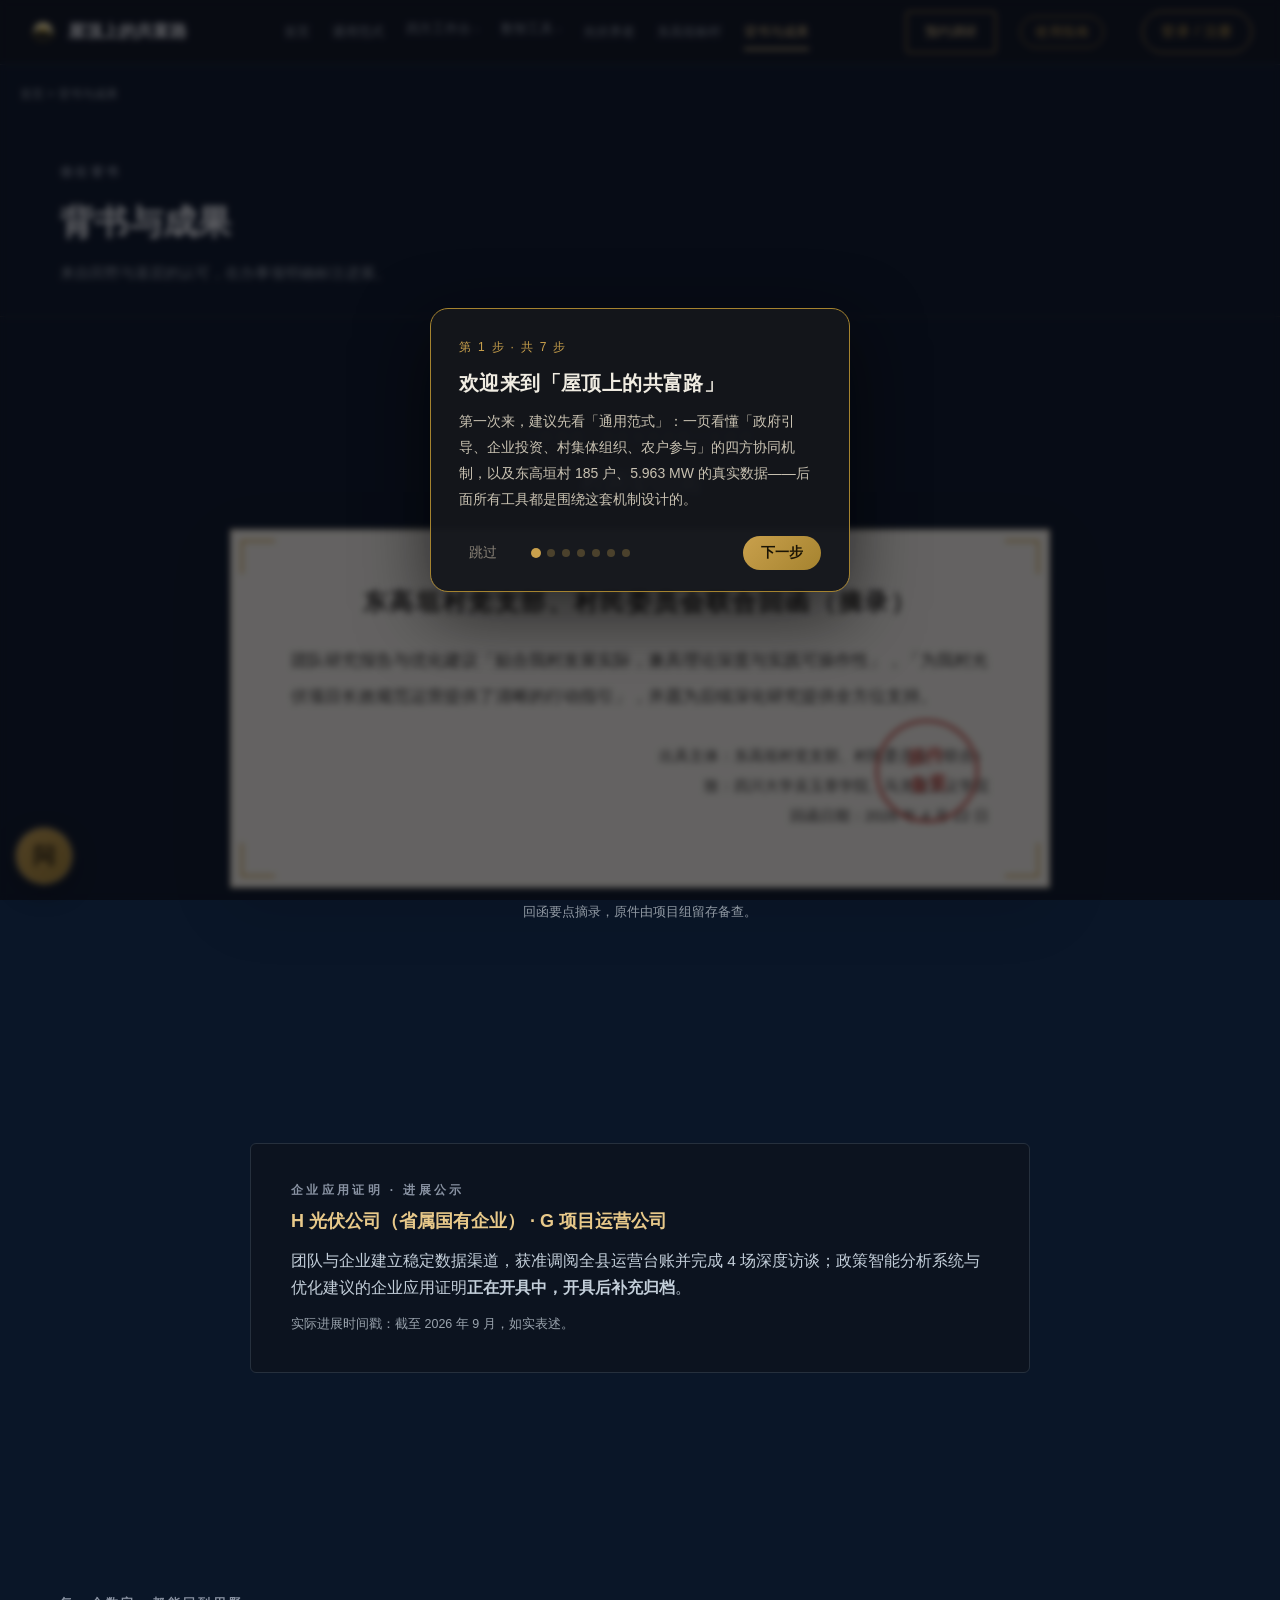
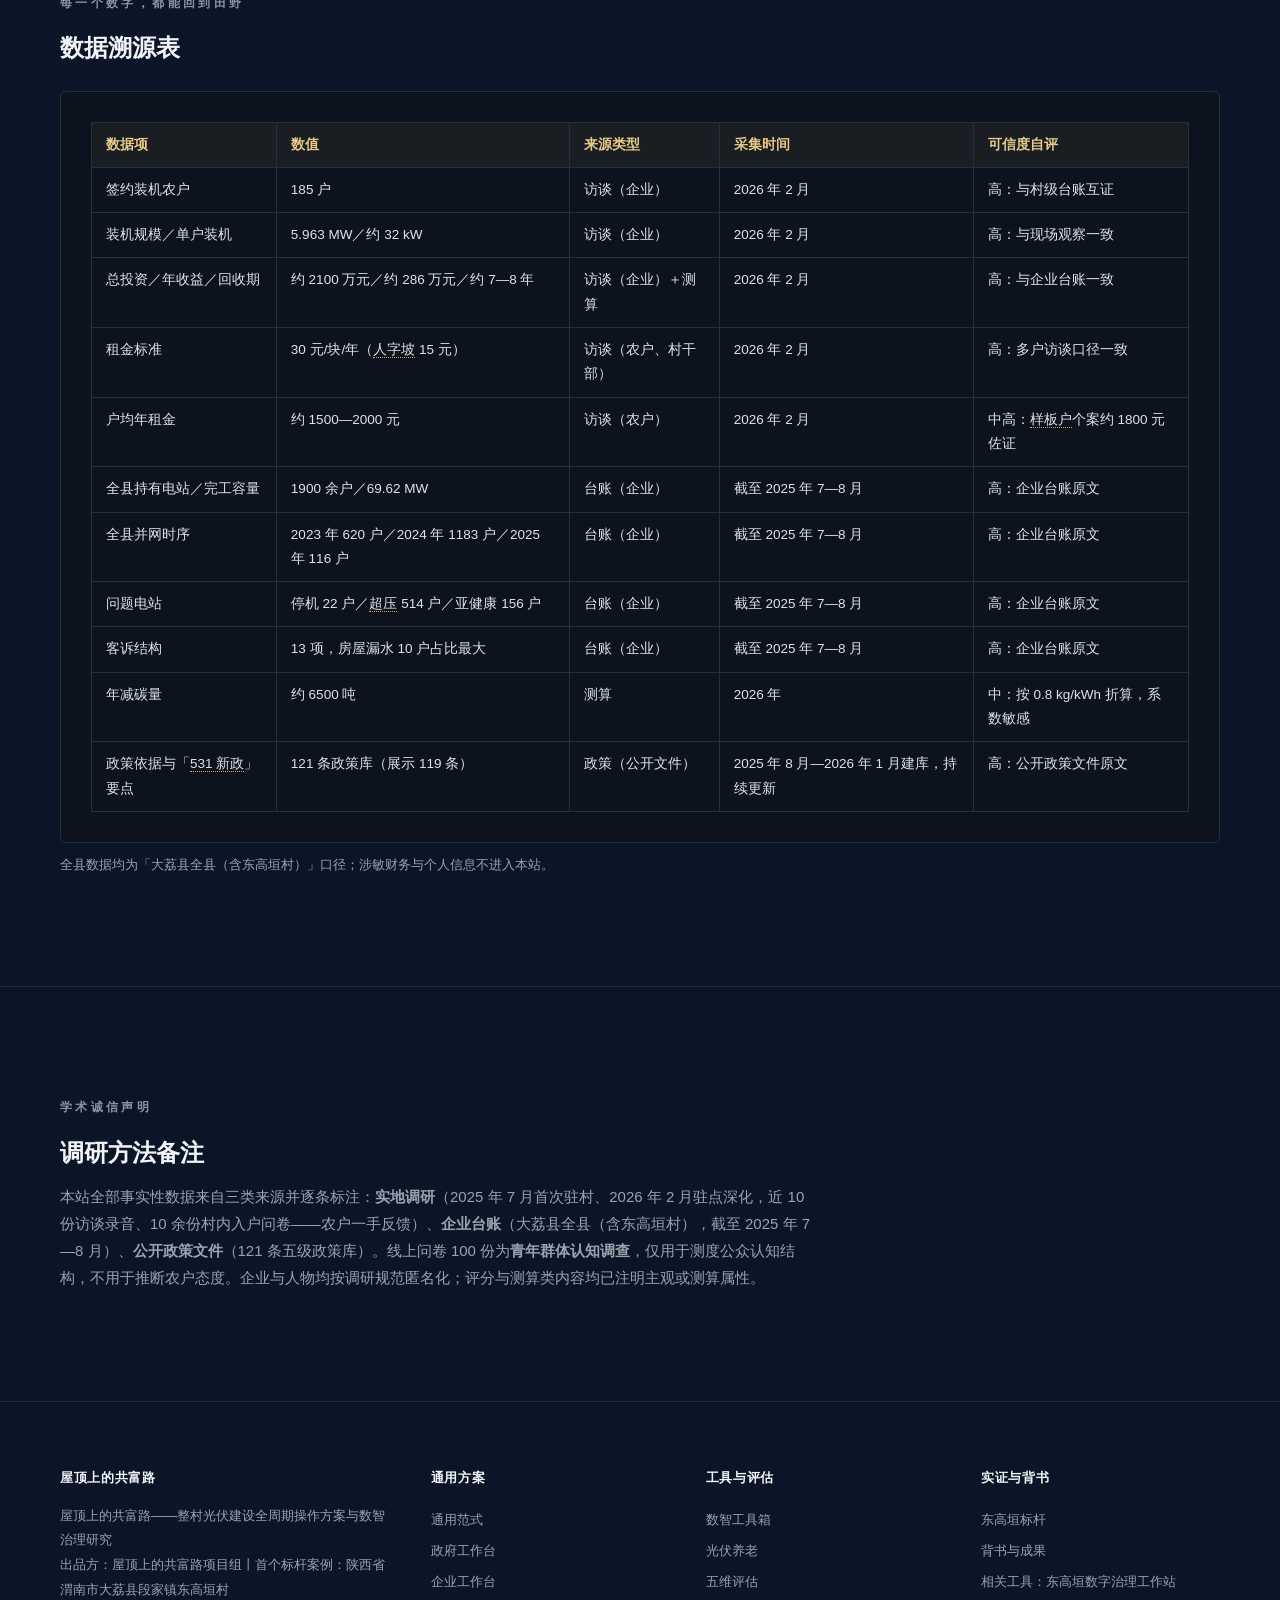
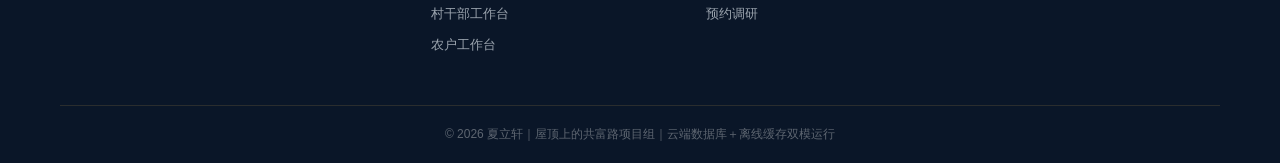
<file: trust.html>
<!DOCTYPE html>
<html lang="zh-CN">
<head>
<meta charset="UTF-8">
<meta name="viewport" content="width=device-width, initial-scale=1">
<title>背书与成果 —— 屋顶上的共富路</title>
<meta name="description" content="背书与成果：村两委回函、企业应用证明、数据溯源表与学术诚信声明。">
<link rel="icon" href="assets/img/logo.png">
<link rel="stylesheet" href="assets/css/main.css">
<style>
.letter{max-width:820px; margin:30px auto 0; background:#fbf8ee; color:#2c2a24; border:1px solid #c8b98a; padding:56px 60px; position:relative; box-shadow:0 20px 60px rgba(0,0,0,.12)}
.letter .corner{position:absolute; width:34px; height:34px; border:2px solid var(--gold-deep)}
.letter .c1{top:10px; left:10px; border-right:none; border-bottom:none}
.letter .c2{top:10px; right:10px; border-left:none; border-bottom:none}
.letter .c3{bottom:10px; left:10px; border-right:none; border-top:none}
.letter .c4{bottom:10px; right:10px; border-left:none; border-top:none}
.letter h3{text-align:center; font-family:var(--serif); font-size:24px; letter-spacing:.1em}
.letter .body{margin-top:22px; font-size:16.5px; line-height:2.2}
.letter .foot{margin-top:26px; text-align:right; font-size:15px; line-height:2}
.seal{position:absolute; right:70px; bottom:64px; width:104px; height:104px; border:3px solid var(--red); border-radius:50%;
  color:var(--red); display:flex; align-items:center; justify-content:center; text-align:center;
  font-family:var(--serif); font-weight:700; font-size:19px; line-height:1.4; transform:rotate(-6deg); opacity:.85;
  box-shadow:inset 0 0 0 2px rgba(200,75,63,.3)}
.team{display:grid; grid-template-columns:repeat(5,1fr); gap:16px; margin-top:28px}
@media(max-width:980px){.team{grid-template-columns:1fr 1fr}}
.team .card{text-align:center; padding:24px 14px}
.team .nm{font-family:var(--serif); font-size:20px; font-weight:700}
.team .rl{font-size:12.5px; color:var(--sub); margin-top:6px; line-height:1.7}
</style>
</head>
<body>
<div data-crumb></div>

<section class="section grain" style="padding-top:56px; padding-bottom:30px">
  <div class="wrap">
    <div class="kicker rv">信任背书</div>
    <h1 class="rv">背书与成果</h1>
    <p class="lead rv" style="margin-top:14px">来自田野与基层的认可，在办事项明确标注进展。</p>
  </div>
</section>

<!-- 村两委回函 -->
<section class="section light">
  <div class="wrap">
    <div class="kicker" style="text-align:center">一纸回函，回应当年的每一次进村</div>
    <h2 style="text-align:center">村两委回函</h2>
    <div class="letter rv">
      <span class="corner c1"></span><span class="corner c2"></span><span class="corner c3"></span><span class="corner c4"></span>
      <h3>东高垣村党支部、村民委员会联合回函（摘录）</h3>
      <p class="body">团队研究报告与优化建议「贴合我村发展实际，兼具理论深度与实践可操作性」，「为我村光伏项目长效规范运营提供了清晰的行动指引」，并愿为后续深化研究提供全方位支持。</p>
      <p class="foot">出具主体：东高垣村党支部、村民委员会（联合）<br>致：四川大学吴玉章学院、马克思主义学院<br>回函日期：2026 年 4 月 22 日</p>
      <div class="seal">原件<br>备查</div>
    </div>
    <p class="caption" style="text-align:center; margin-top:14px">回函要点摘录，原件由项目组留存备查。</p>
  </div>
</section>

<!-- 企业证明 -->
<section class="section grain">
  <div class="wrap" style="max-width:860px">
    <div class="card rv" style="padding:36px 40px">
      <div class="kicker" style="margin-bottom:8px">企业应用证明 · 进展公示</div>
      <h3 style="color:var(--gold2)">H 光伏公司（省属国有企业） · G 项目运营公司</h3>
      <p style="color:#c4cfda; font-size:15.5px; margin-top:12px">团队与企业建立稳定数据渠道，获准调阅全县运营台账并完成 4 场深度访谈；政策智能分析系统与优化建议的企业应用证明<b>正在开具中，开具后补充归档</b>。</p>
      <p class="caption" style="margin-top:12px">实际进展时间戳：截至 2026 年 9 月，如实表述。</p>
    </div>
  </div>
</section>

<!-- 数据溯源 -->
<section class="section grain">
  <div class="wrap">
    <div class="kicker rv">每一个数字，都能回到田野</div>
    <h2 class="rv">数据溯源表</h2>
    <div class="card rv" style="margin-top:26px; overflow-x:auto">
      <table class="tbl">
        <tr><th>数据项</th><th>数值</th><th>来源类型</th><th>采集时间</th><th>可信度自评</th></tr>
        <tr><td>签约装机农户</td><td>185 户</td><td>访谈（企业）</td><td>2026 年 2 月</td><td>高：与村级台账互证</td></tr>
        <tr><td>装机规模／单户装机</td><td>5.963 MW／约 32 kW</td><td>访谈（企业）</td><td>2026 年 2 月</td><td>高：与现场观察一致</td></tr>
        <tr><td>总投资／年收益／回收期</td><td>约 2100 万元／约 286 万元／约 7—8 年</td><td>访谈（企业）＋测算</td><td>2026 年 2 月</td><td>高：与企业台账一致</td></tr>
        <tr><td>租金标准</td><td>30 元/块/年（人字坡 15 元）</td><td>访谈（农户、村干部）</td><td>2026 年 2 月</td><td>高：多户访谈口径一致</td></tr>
        <tr><td>户均年租金</td><td>约 1500—2000 元</td><td>访谈（农户）</td><td>2026 年 2 月</td><td>中高：样板户个案约 1800 元佐证</td></tr>
        <tr><td>全县持有电站／完工容量</td><td>1900 余户／69.62 MW</td><td>台账（企业）</td><td>截至 2025 年 7—8 月</td><td>高：企业台账原文</td></tr>
        <tr><td>全县并网时序</td><td>2023 年 620 户／2024 年 1183 户／2025 年 116 户</td><td>台账（企业）</td><td>截至 2025 年 7—8 月</td><td>高：企业台账原文</td></tr>
        <tr><td>问题电站</td><td>停机 22 户／超压 514 户／亚健康 156 户</td><td>台账（企业）</td><td>截至 2025 年 7—8 月</td><td>高：企业台账原文</td></tr>
        <tr><td>客诉结构</td><td>13 项，房屋漏水 10 户占比最大</td><td>台账（企业）</td><td>截至 2025 年 7—8 月</td><td>高：企业台账原文</td></tr>
        <tr><td>年减碳量</td><td>约 6500 吨</td><td>测算</td><td>2026 年</td><td>中：按 0.8 kg/kWh 折算，系数敏感</td></tr>
        <tr><td>政策依据与「531 新政」要点</td><td>121 条政策库（展示 119 条）</td><td>政策（公开文件）</td><td>2025 年 8 月—2026 年 1 月建库，持续更新</td><td>高：公开政策文件原文</td></tr>
      </table>
    </div>
    <p class="caption" style="margin-top:12px">全县数据均为「大荔县全县（含东高垣村）」口径；涉敏财务与个人信息不进入本站。</p>
  </div>
</section>

<!-- 学术诚信 + 团队 -->
<section class="section light">
  <div class="wrap">
    <div class="kicker">学术诚信声明</div>
    <h2>调研方法备注</h2>
    <p class="lead" style="margin-top:12px">本站全部事实性数据来自三类来源并逐条标注：<b>实地调研</b>（2025 年 7 月首次驻村、2026 年 2 月驻点深化，近 10 份访谈录音、10 余份村内入户问卷——农户一手反馈）、<b>企业台账</b>（大荔县全县（含东高垣村），截至 2025 年 7—8 月）、<b>公开政策文件</b>（121 条五级政策库）。线上问卷 100 份为<b>青年群体认知调查</b>，仅用于测度公众认知结构，不用于推断农户态度。企业与人物均按调研规范匿名化；评分与测算类内容均已注明主观或测算属性。</p>
  </div>
</section>

<script src="assets/js/data.js"></script>
<script src="assets/js/effects.js"></script>
<script src="assets/js/main.js"></script>
</body>
</html>
</file>
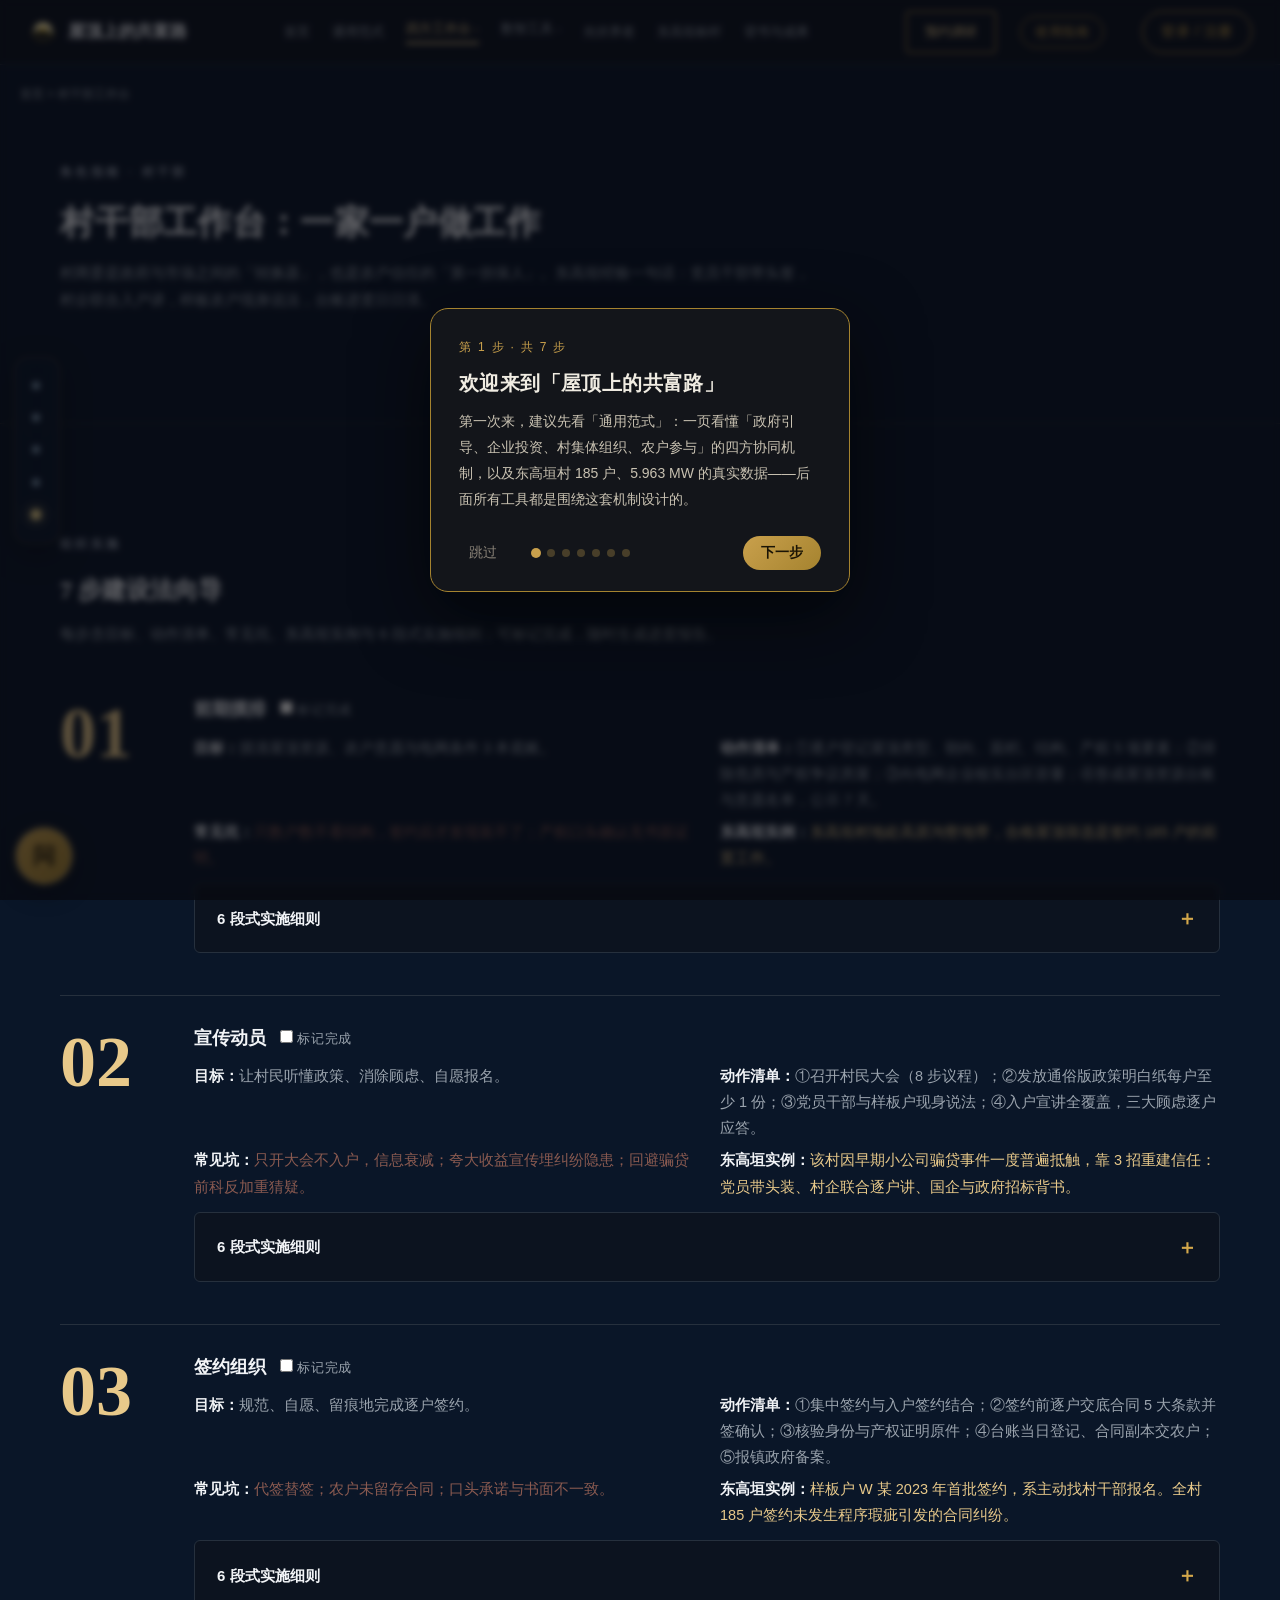
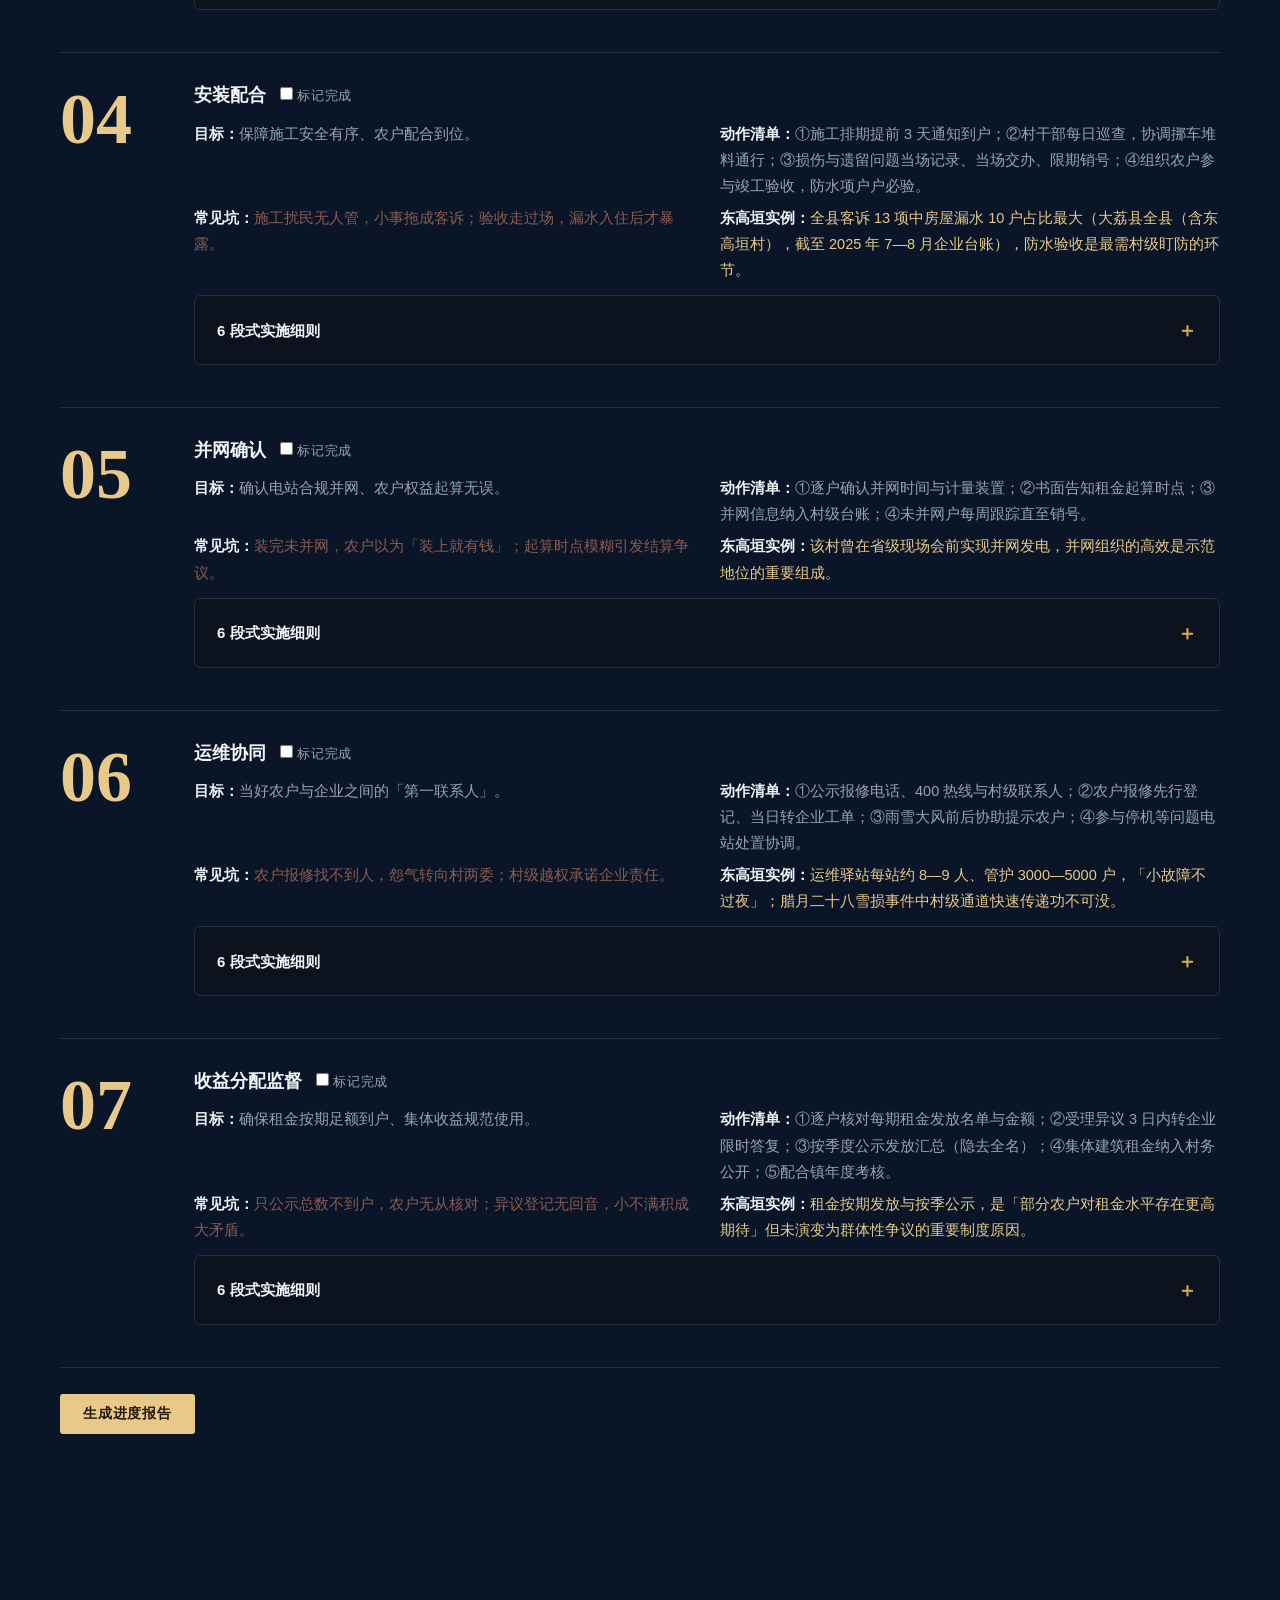
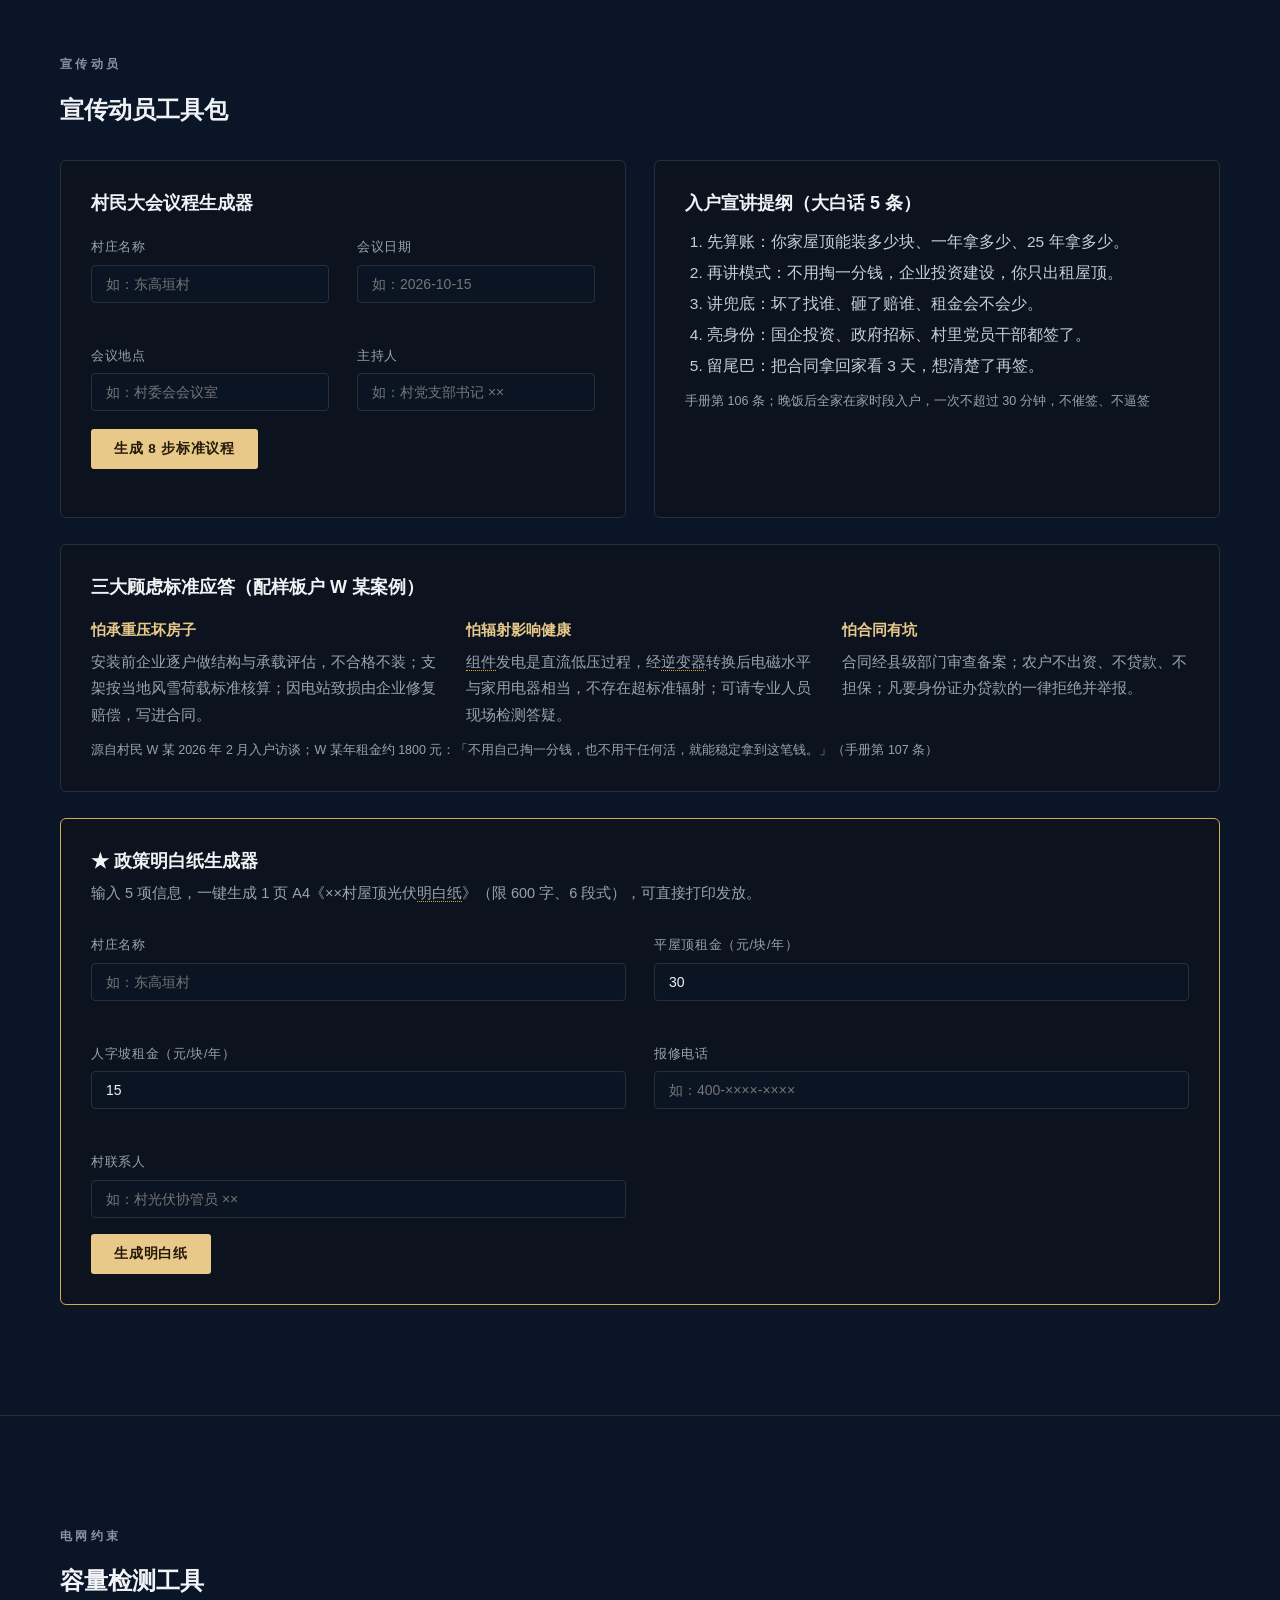
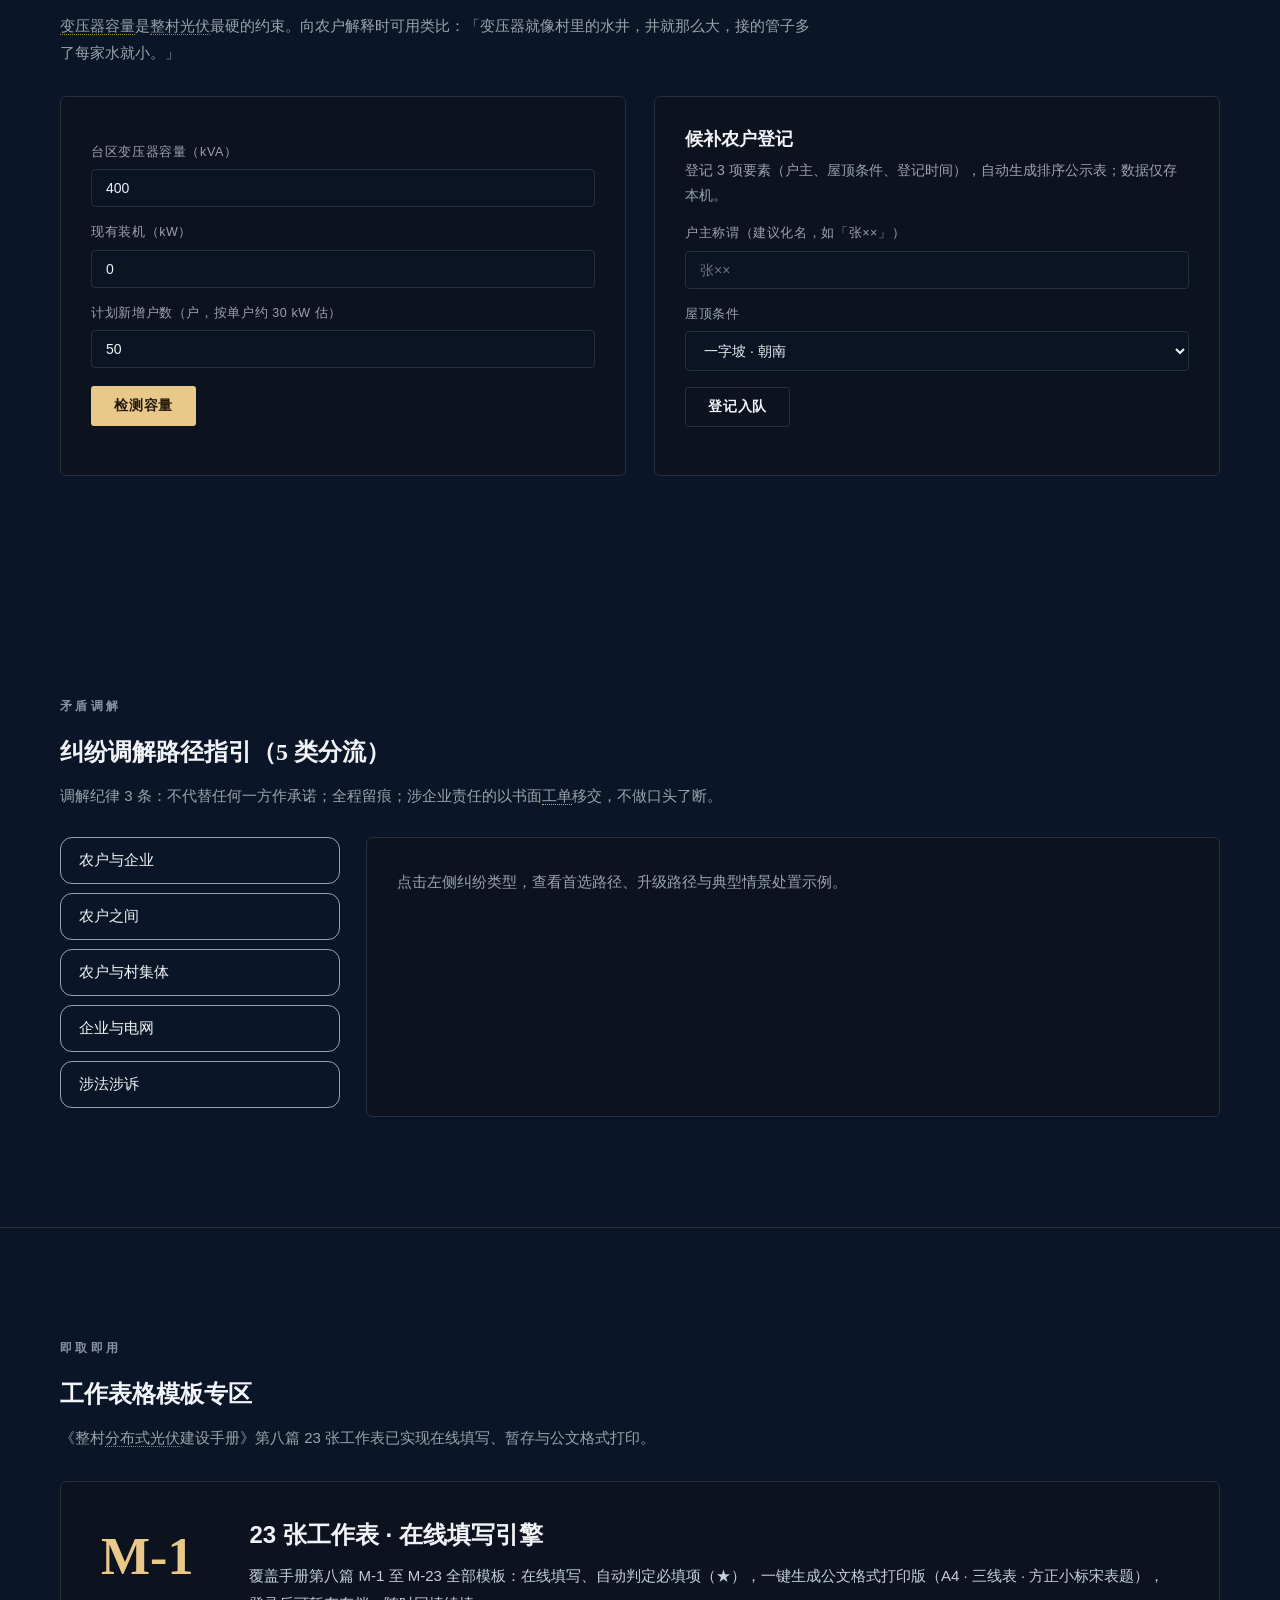
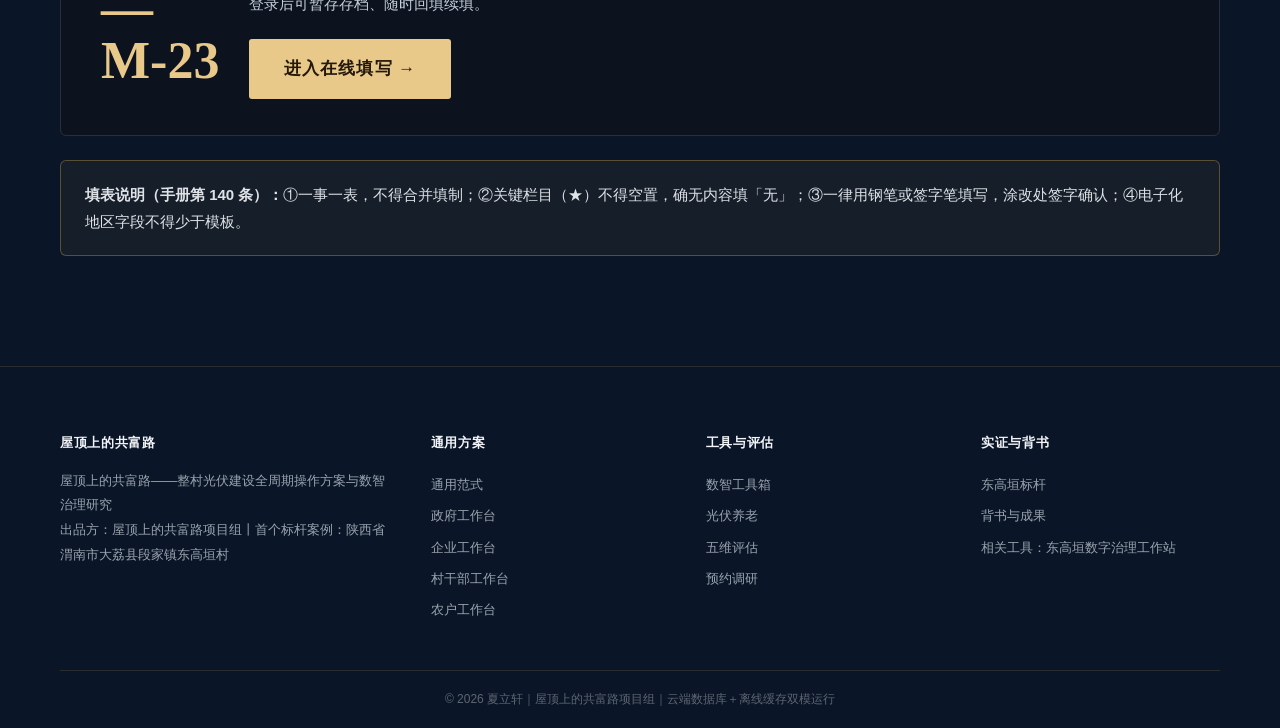
<file: village.html>
<!DOCTYPE html>
<html lang="zh-CN">
<head>
<meta charset="UTF-8">
<meta name="viewport" content="width=device-width, initial-scale=1">
<title>村干部工作台 —— 屋顶上的共富路</title>
<meta name="description" content="村干部工作台：7 步建设法、宣传动员工具包、容量检测、纠纷调解与工作表模板。">
<link rel="icon" href="assets/img/logo.png">
<link rel="stylesheet" href="assets/css/main.css">
<link rel="stylesheet" href="assets/css/govdoc.css">
<link rel="stylesheet" href="assets/css/gov-print.css">
<style>
.vstep{display:grid; grid-template-columns:110px 1fr; gap:24px; padding:30px 0; border-bottom:1px solid var(--panel-bd)}
.vstep .big{font-family:var(--mono); font-size:72px; font-weight:700; line-height:1;
  color:var(--gold-soft)}
@media(max-width:700px){.vstep{grid-template-columns:1fr} .vstep .big{font-size:52px}}
.vstep .cols{display:grid; grid-template-columns:1fr 1fr; gap:6px 26px; margin-top:12px}
@media(max-width:760px){.vstep .cols{grid-template-columns:1fr}}
.vstep .blk{font-size:14.5px; color:var(--sub)}
.vstep .blk b{color:var(--fg)}
#mzPreview{background:#fff; color:#22303f; border:1px solid #c8b98a; padding:34px; font-size:15px; line-height:2}
#mzPreview h3{text-align:center; font-size:20px}
#mzPreview .sig{text-align:right; margin-top:20px}
.dispute-grid{display:grid; grid-template-columns:280px 1fr; gap:26px; margin-top:28px}
@media(max-width:860px){.dispute-grid{grid-template-columns:1fr}}
.dsp-btn{display:block; width:100%; text-align:left; background:var(--ink); border:1px solid var(--mist); color:var(--paper); border-radius:12px; padding:13px 18px; margin-bottom:9px; font-size:15px; transition:.25s}
.dsp-btn:hover{border-color:var(--gold)} .dsp-btn.sel{border-color:var(--gold); background:rgba(212,168,75,.1)}
#agendaOut,#capOut,#queueOut{margin-top:18px}
.forms-banner{display:flex; align-items:center; gap:30px; flex-wrap:wrap; background:var(--panel-bg); border:1px solid var(--panel-bd); border-radius:6px; padding:36px 40px; margin-top:30px}
.forms-banner .fb-badge{font-family:var(--mono); font-size:52px; font-weight:700; line-height:1;
  color:var(--gold-soft)}
.forms-banner .fb-body{flex:1; min-width:280px}
.forms-banner h3{font-size:24px; margin:0 0 10px; color:#F0F2F5}
.forms-banner p{font-size:15px; color:#c4cfda; line-height:1.9; margin:0 0 20px}
@page{size:A4; margin:16mm}
@media print{ #mzPreview{border:none; padding:0} }
</style>
</head>
<body>
<div data-crumb></div>

<section class="section grain" style="padding-top:56px">
  <div class="wrap">
    <div class="kicker rv">角色指南 · 村干部</div>
    <h1 class="rv">村干部工作台：一家一户做工作</h1>
    <p class="lead rv" style="margin-top:14px">村两委是政府与市场之间的「转换器」，也是农户信任的「第一担保人」。东高垣经验一句话：党员干部带头签，村企联合入户讲，样板农户现身说法，台账进度日日清。</p>
  </div>
</section>

<!-- 7 步建设法 -->
<section class="section light" id="steps7Sec" data-nav="7 步建设法">
  <div class="wrap">
    <div class="kicker rv">组织实施</div>
    <h2 class="rv">7 步建设法向导</h2>
    <p class="lead rv">每步含目标、动作清单、常见坑、东高垣实例与 6 段式实施细则；可标记完成，随时生成进度报告。</p>
    <div id="steps7" style="margin-top:20px"></div>
    <div style="margin-top:26px; display:flex; gap:16px; flex-wrap:wrap">
      <button class="btn btn-gold" id="s7Btn">生成进度报告</button>
      <button class="btn btn-line" id="s7Print" style="display:none">导出 PDF（打印）</button>
    </div>
    <div id="s7Out" class="note-box" style="margin-top:16px; display:none"></div>
    <!-- 公文打印版容器：只承载进度报告，打印时经 PV.printZone 隔离输出 -->
    <div id="s7Doc" style="display:none"></div>
  </div>
</section>

<!-- 宣传动员工具包 -->
<section class="section grain" id="mobilize" data-nav="宣传动员">
  <div class="wrap">
    <div class="kicker rv">宣传动员</div>
    <h2 class="rv">宣传动员工具包</h2>
    <div class="grid2" style="margin-top:34px">
      <div class="card rv">
        <h3>村民大会议程生成器</h3>
        <div class="grid2" style="margin-top:6px">
          <div><label>村庄名称</label><input type="text" id="agV" placeholder="如：东高垣村"></div>
          <div><label>会议日期</label><input type="text" id="agD" placeholder="如：2026-10-15"></div>
          <div><label>会议地点</label><input type="text" id="agP" placeholder="如：村委会会议室"></div>
          <div><label>主持人</label><input type="text" id="agH" placeholder="如：村党支部书记 ××"></div>
        </div>
        <div style="margin-top:18px; display:flex; gap:14px; flex-wrap:wrap">
          <button class="btn btn-gold" id="agBtn">生成 8 步标准议程</button>
          <button class="btn btn-line" id="agPrint" style="display:none">打印《村民大会议程》</button>
        </div>
        <div id="agendaOut"></div>
        <!-- 公文打印版容器：只承载会议议程，打印时经 PV.printZone 隔离输出 -->
        <div id="agendaDoc" style="display:none"></div>
      </div>
      <div class="card rv">
        <h3>入户宣讲提纲（大白话 5 条）</h3>
        <ol style="color:#c4cfda; font-size:15.5px; padding-left:22px; line-height:2; margin-top:10px">
          <li>先算账：你家屋顶能装多少块、一年拿多少、25 年拿多少。</li>
          <li>再讲模式：不用掏一分钱，企业投资建设，你只出租屋顶。</li>
          <li>讲兜底：坏了找谁、砸了赔谁、租金会不会少。</li>
          <li>亮身份：国企投资、政府招标、村里党员干部都签了。</li>
          <li>留尾巴：把合同拿回家看 3 天，想清楚了再签。</li>
        </ol>
        <p class="caption" style="margin-top:10px">手册第 106 条；晚饭后全家在家时段入户，一次不超过 30 分钟，不催签、不逼签</p>
      </div>
    </div>
    <div class="card rv" style="margin-top:26px">
      <h3>三大顾虑标准应答（配样板户 W 某案例）</h3>
      <div class="grid3" style="margin-top:16px">
        <div><b style="color:var(--gold2)">怕承重压坏房子</b><p style="font-size:14.5px; color:var(--sub); margin-top:6px">安装前企业逐户做结构与承载评估，不合格不装；支架按当地风雪荷载标准核算；因电站致损由企业修复赔偿，写进合同。</p></div>
        <div><b style="color:var(--gold2)">怕辐射影响健康</b><p style="font-size:14.5px; color:var(--sub); margin-top:6px">组件发电是直流低压过程，经逆变器转换后电磁水平与家用电器相当，不存在超标准辐射；可请专业人员现场检测答疑。</p></div>
        <div><b style="color:var(--gold2)">怕合同有坑</b><p style="font-size:14.5px; color:var(--sub); margin-top:6px">合同经县级部门审查备案；农户不出资、不贷款、不担保；凡要身份证办贷款的一律拒绝并举报。</p></div>
      </div>
      <p class="caption" style="margin-top:12px">源自村民 W 某 2026 年 2 月入户访谈；W 某年租金约 1800 元：「不用自己掏一分钱，也不用干任何活，就能稳定拿到这笔钱。」（手册第 107 条）</p>
    </div>
    <div class="card rv" style="margin-top:26px; border-color:var(--gold)">
      <h3>★ 政策明白纸生成器</h3>
      <p style="font-size:14.5px; color:var(--sub); margin-top:6px">输入 5 项信息，一键生成 1 页 A4《××村屋顶光伏明白纸》（限 600 字、6 段式），可直接打印发放。</p>
      <div class="grid2" style="margin-top:14px">
        <div><label>村庄名称</label><input type="text" id="mzV" placeholder="如：东高垣村"></div>
        <div><label>平屋顶租金（元/块/年）</label><input type="number" id="mzR" value="30" min="0"></div>
        <div><label>人字坡租金（元/块/年）</label><input type="number" id="mzR2" value="15" min="0"></div>
        <div><label>报修电话</label><input type="text" id="mzP" placeholder="如：400-××××-××××"></div>
        <div><label>村联系人</label><input type="text" id="mzC" placeholder="如：村光伏协管员 ××"></div>
      </div>
      <div style="margin-top:16px; display:flex; gap:14px; flex-wrap:wrap">
        <button class="btn btn-gold" id="mzBtn">生成明白纸</button>
        <button class="btn btn-line" id="mzPrint" style="display:none" onclick="GovDoc.print({org:'东高垣村整村光伏项目组',title:'光伏整村建设明白纸',el:'#mzPreview'})">打印（A4）</button>
      </div>
      <div id="mzOut" style="margin-top:20px; display:none"><div id="mzPreview"></div></div>
    </div>
  </div>
</section>

<!-- 容量检测 -->
<section class="section light" id="capacity" data-nav="容量检测">
  <div class="wrap">
    <div class="kicker rv">电网约束</div>
    <h2 class="rv">容量检测工具</h2>
    <p class="lead rv">变压器容量是整村光伏最硬的约束。向农户解释时可用类比：「变压器就像村里的水井，井就那么大，接的管子多了每家水就小。」</p>
    <div class="grid2" style="margin-top:30px">
      <div class="card rv">
        <label>台区变压器容量（kVA）</label><input type="number" id="capTotal" value="400">
        <label>现有装机（kW）</label><input type="number" id="capNow" value="0">
        <label>计划新增户数（户，按单户约 30 kW 估）</label><input type="number" id="capNew" value="50">
        <button class="btn btn-gold" style="margin-top:18px" id="capBtn">检测容量</button>
        <div id="capOut"></div>
      </div>
      <div class="card rv">
        <h3>候补农户登记</h3>
        <p style="font-size:14px; color:var(--sub); margin:6px 0 10px">登记 3 项要素（户主、屋顶条件、登记时间），自动生成排序公示表；数据仅存本机。</p>
        <label>户主称谓（建议化名，如「张××」）</label><input type="text" id="qName" placeholder="张××">
        <label>屋顶条件</label>
        <select id="qRoof"><option>一字坡 · 朝南</option><option>一字坡 · 朝东西</option><option>人字坡</option><option>平顶</option></select>
        <button class="btn btn-line" style="margin-top:16px" id="qAdd">登记入队</button>
        <div id="queueOut"></div>
      </div>
    </div>
  </div>
</section>

<!-- 纠纷调解 -->
<section class="section grain" id="dispute" data-nav="纠纷调解">
  <div class="wrap">
    <div class="kicker rv">矛盾调解</div>
    <h2 class="rv">纠纷调解路径指引（5 类分流）</h2>
    <p class="lead rv">调解纪律 3 条：不代替任何一方作承诺；全程留痕；涉企业责任的以书面工单移交，不做口头了断。</p>
    <div class="dispute-grid rv">
      <div id="dspList"></div>
      <div class="card" id="dspDetail"><p style="color:var(--sub)">点击左侧纠纷类型，查看首选路径、升级路径与典型情景处置示例。</p></div>
    </div>
  </div>
</section>

<!-- 模板下载专区 → 在线填写引擎入口 -->
<section class="section light" id="formsEntry" data-nav="工作表引擎">
  <div class="wrap">
    <div class="kicker rv">即取即用</div>
    <h2 class="rv">工作表格模板专区</h2>
    <p class="lead rv">《整村分布式光伏建设手册》第八篇 23 张工作表已实现在线填写、暂存与公文格式打印。</p>
    <div class="forms-banner rv">
      <div class="fb-badge">M-1<br>—<br>M-23</div>
      <div class="fb-body">
        <h3>23 张工作表 · 在线填写引擎</h3>
        <p>覆盖手册第八篇 M-1 至 M-23 全部模板：在线填写、自动判定必填项（★），一键生成公文格式打印版（A4 · 三线表 · 方正小标宋表题），登录后可暂存存档、随时回填续填。</p>
        <a class="btn btn-gold" href="forms.html" style="font-size:17px; padding:14px 34px">进入在线填写 →</a>
      </div>
    </div>
    <div class="note-box rv" style="margin-top:24px">
      <b>填表说明（手册第 140 条）：</b>①一事一表，不得合并填制；②关键栏目（★）不得空置，确无内容填「无」；③一律用钢笔或签字笔填写，涂改处签字确认；④电子化地区字段不得少于模板。
    </div>
  </div>
</section>

<script src="assets/js/data.js"></script>
<script src="assets/js/effects.js"></script>
<script src="assets/js/main.js"></script>
<script src="assets/js/sidenav.js" defer></script>
<script>
document.addEventListener("DOMContentLoaded", function () {
  var esc = window.mgEsc; /* 屏幕渲染路径：用户输入一律转义后再进 innerHTML（公文打印路径沿用原有 window.mgEsc） */
  function vgDateCN() {
    var d = new Date();
    return d.getFullYear() + " 年 " + (d.getMonth() + 1) + " 月 " + d.getDate() + " 日";
  }

  /* ---------- 7 步建设法向导 ---------- */
  function initSteps7() {
    var S7 = [
      { nm: "前期摸排", goal: "摸清屋顶资源、农户意愿与电网条件 3 本底账。", acts: "①逐户登记屋顶类型、朝向、面积、结构、产权 5 项要素；②排除危房与产权争议房屋；③向电网企业核实台区容量；④形成屋顶资源台账与意愿名单，公示 7 天。", pit: "只数户数不看结构，签约后才发现装不了；产权口头确认无书面证明。", ex: "东高垣村地处高原沟壑地带，合格屋顶筛选是签约 185 户的前置工作。", six: "目的：形成真实、完整、可核查的村庄资源底账。步骤：领表（M-1）→分组入户（至少 1 名村干部＋1 名熟悉村情党员）→逐户填 5 项要素并拍照→汇总初稿→公示 7 天→定稿报镇备案。注意：入户一次办成；信息只用于项目用途；外出务工户电话补登不留空白户。" },
      { nm: "宣传动员", goal: "让村民听懂政策、消除顾虑、自愿报名。", acts: "①召开村民大会（8 步议程）；②发放通俗版政策明白纸每户至少 1 份；③党员干部与样板户现身说法；④入户宣讲全覆盖，三大顾虑逐户应答。", pit: "只开大会不入户，信息衰减；夸大收益宣传埋纠纷隐患；回避骗贷前科反加重猜疑。", ex: "该村因早期小公司骗贷事件一度普遍抵触，靠 3 招重建信任：党员带头装、村企联合逐户讲、国企与政府招标背书。", six: "步骤：大会集中宣讲→发明白纸→党员样板户率先签约并开放参观→入户全覆盖→报名登记（报名不等于签约，留足家庭商议时间）。严禁以「名额有限」制造紧张催签。" },
      { nm: "签约组织", goal: "规范、自愿、留痕地完成逐户签约。", acts: "①集中签约与入户签约结合；②签约前逐户交底合同 5 大条款并签确认；③核验身份与产权证明原件；④台账当日登记、合同副本交农户；⑤报镇政府备案。", pit: "代签替签；农户未留存合同；口头承诺与书面不一致。", ex: "样板户 W 某 2023 年首批签约，系主动找村干部报名。全村 185 户签约未发生程序瑕疵引发的合同纠纷。", six: "步骤：发布签约安排→逐户交底→核验原件→现场签约一式多份→当日登记台账→报镇备案。对犹豫农户明确告知「可以再考虑，不催签」。" },
      { nm: "安装配合", goal: "保障施工安全有序、农户配合到位。", acts: "①施工排期提前 3 天通知到户；②村干部每日巡查，协调挪车堆料通行；③损伤与遗留问题当场记录、当场交办、限期销号；④组织农户参与竣工验收，防水项户户必验。", pit: "施工扰民无人管，小事拖成客诉；验收走过场，漏水入住后才暴露。", ex: "全县客诉 13 项中房屋漏水 10 户占比最大（大荔县全县（含东高垣村），截至 2025 年 7—8 月企业台账），防水验收是最需村级盯防的环节。", six: "巡查不替代监理，村干部只记问题、不判技术；农户不到场的验收无效；施工纠纷第一时间介入。" },
      { nm: "并网确认", goal: "确认电站合规并网、农户权益起算无误。", acts: "①逐户确认并网时间与计量装置；②书面告知租金起算时点；③并网信息纳入村级台账；④未并网户每周跟踪直至销号。", pit: "装完未并网，农户以为「装上就有钱」；起算时点模糊引发结算争议。", ex: "该村曾在省级现场会前实现并网发电，并网组织的高效是示范地位的重要组成。", six: "把「物理安装完成」与「权益起算」2 个时点分别固定；租金起算以合同与并网确认单为准，不以农户理解为准。" },
      { nm: "运维协同", goal: "当好农户与企业之间的「第一联系人」。", acts: "①公示报修电话、400 热线与村级联系人；②农户报修先行登记、当日转企业工单；③雨雪大风前后协助提示农户；④参与停机等问题电站处置协调。", pit: "农户报修找不到人，怨气转向村两委；村级越权承诺企业责任。", ex: "运维驿站每站约 8—9 人、管护 3000—5000 户，「小故障不过夜」；腊月二十八雪损事件中村级通道快速传递功不可没。", six: "村级只传递与协调，不作责任认定与赔偿承诺；协管员变动 3 日内交接并更新公示；老年农户不会报修的，协管员主动代报。" },
      { nm: "收益分配监督", goal: "确保租金按期足额到户、集体收益规范使用。", acts: "①逐户核对每期租金发放名单与金额；②受理异议 3 日内转企业限时答复；③按季度公示发放汇总（隐去全名）；④集体建筑租金纳入村务公开；⑤配合镇年度考核。", pit: "只公示总数不到户，农户无从核对；异议登记无回音，小不满积成大矛盾。", ex: "租金按期发放与按季公示，是「部分农户对租金水平存在更高期待」但未演变为群体性争议的重要制度原因。", six: "发现拖欠苗头立即报告镇政府，不捂盖子；集体收益单独设账、用途限定、程序合规、公开到户、接受监督。" }
    ];
    document.getElementById("steps7").innerHTML = S7.map(function (s, i) {
      return '<div class="vstep rv"><div class="big">0' + (i + 1) + '</div><div>' +
        '<div style="display:flex; align-items:center; gap:14px"><h3>' + s.nm + '</h3><label style="margin:0; font-size:13px"><input type="checkbox" class="s7c" style="width:auto; accent-color:var(--gold-deep)"> 标记完成</label></div>' +
        '<div class="cols">' +
        '<div class="blk"><b>目标：</b>' + s.goal + '</div><div class="blk"><b>动作清单：</b>' + s.acts + '</div>' +
        '<div class="blk" style="color:#8a5a50"><b>常见坑：</b>' + s.pit + '</div><div class="blk" style="color:var(--gold-soft)"><b>东高垣实例：</b>' + s.ex + '</div>' +
        '</div><details class="acc" style="margin-top:12px"><summary>6 段式实施细则</summary><div class="acc-body">' + s.six + "</div></details></div></div>";
    }).join("");
    document.getElementById("s7Btn").addEventListener("click", function () {
      var n = document.querySelectorAll(".s7c:checked").length;
      var o = document.getElementById("s7Out");
      o.style.display = "block";
      document.getElementById("s7Print").style.display = "inline-flex";
      o.innerHTML = "<b>7 步建设法进度：" + n + " / 7。</b>" + (n === 7 ? "全流程已闭环，转入运营期常态化监督：台账日日清、公示按季做、异议不过周。" : "进行中。当前应聚焦第 " + (n + 1) + " 步「" + S7[n].nm + "」：" + S7[n].goal);
    });
    /* 7 步进度公文版：逐步列明完成状态，进度结论与屏幕一致 */
    document.getElementById("s7Print").addEventListener("click", function () {
      var date = vgDateCN();
      var marks = document.querySelectorAll(".s7c");
      var n = document.querySelectorAll(".s7c:checked").length;
      document.getElementById("s7Doc").innerHTML = '<div class="gov-doc">' +
        '<h1 class="gov-title">整村光伏建设工作进度报告</h1>' +
        '<p class="gov-meta"><span>当前进度：' + n + " / 7 步</span><span>报告日期：" + date + "</span></p>" +
        '<table class="gov-tbl"><thead><tr><th style="width:8%">步骤</th><th style="width:20%">环节</th><th style="width:12%">状态</th><th>目标</th></tr></thead><tbody>' +
        S7.map(function (s, i) {
          return '<tr><td class="gov-c">第 ' + (i + 1) + " 步</td><td>" + s.nm + '</td><td class="gov-c">' +
            (marks[i] && marks[i].checked ? "已完成" : "进行中") + "</td><td>" + window.mgEsc(s.goal) + "</td></tr>";
        }).join("") + "</tbody></table>" +
        "<p>" + (n === 7 ? "7 步全流程已闭环，转入运营期常态化监督：台账日日清、公示按季做、异议不过周。" :
          "当前应聚焦第 " + (n + 1) + " 步「" + S7[n].nm + "」：" + window.mgEsc(S7[n].goal)) + "</p>" +
        '<p class="gov-note">依据《整村分布式光伏建设手册》7 步建设法逐项核对；每步实施细则见手册 6 段式细则。</p>' +
        '<div class="gov-sign"><p>屋顶上的共富路项目组</p><p>' + date + "</p></div></div>";
      GovDoc.print({org:"东高垣村整村光伏项目组",docNo:"共富路光伏〔2026〕3 号",title:"整村光伏建设工作进度报告",el:"#s7Doc"});
    });
  }

  /* ---------- 村民大会议程生成器 ---------- */
  function initAgenda() {
    /* 大会议程：填关键项后生成可打印的公文版《村民大会议程》 */
    document.getElementById("agBtn").addEventListener("click", function () {
      var v = document.getElementById("agV").value || "××村", d = document.getElementById("agD").value || "××××年××月××日",
          p = document.getElementById("agP").value || "（地点待定）", h = document.getElementById("agH").value || "（主持人待定）";
      var items = ["主持人说明会议主题与参会人员（镇干部、企业代表、村两委）", "镇干部讲政策：项目由来、招标情况、自愿原则", "企业代表讲方案：模式（农户零成本纯租赁、25 年）、租金标准（30 元/块/年，人字坡 15 元/块/年）、权责", "村两委讲安排：摸排结果、报名与签约流程、时间节点", "样板户或党员代表发言", "现场问答（三大顾虑必答）", "公示报名方式与咨询渠道", "主持人宣布纪律：不强制、不摊派、自愿签约"];
      document.getElementById("agPrint").style.display = "inline-flex";
      document.getElementById("agendaOut").innerHTML = '<div class="note-box" style="margin-top:16px"><b>' + esc(v) + "村民大会议程（" + esc(d) + " · " + esc(p) + "）</b><ol style='padding-left:22px; line-height:2; font-size:14.5px'>" +
        items.map(function (x) { return "<li>" + x + "</li>"; }).join("") + "</ol><p class='caption'>会期控制在 90 分钟以内，问答不限时；会议不作现场签约动员——把「听讲」与「签约」在时间上分开。（手册第 105 条）</p></div>";
      document.getElementById("agendaDoc").innerHTML = '<div class="gov-doc">' +
        '<h1 class="gov-title">' + window.mgEsc(v) + "村民大会议程</h1>" +
        '<p class="gov-meta"><span>会议时间：' + window.mgEsc(d) + "</span><span>会议地点：" + window.mgEsc(p) + "</span><span>主持人：" + window.mgEsc(h) + "</span></p>" +
        '<table class="gov-tbl"><thead><tr><th style="width:10%">序号</th><th>议程内容</th></tr></thead><tbody>' +
        items.map(function (x, i) { return '<tr><td class="gov-c">' + (i + 1) + "</td><td>" + window.mgEsc(x) + "</td></tr>"; }).join("") +
        "</tbody></table>" +
        '<p class="gov-note">会期控制在 90 分钟以内，问答不限时；会议不作现场签约动员，把「听讲」与「签约」在时间上分开。（手册第 105 条）</p>' +
        '<div class="gov-sign"><p>屋顶上的共富路项目组</p><p>' + vgDateCN() + "</p></div></div>";
    });
    document.getElementById("agPrint").addEventListener("click", function () {
      GovDoc.print({org:"东高垣村整村光伏项目组",docNo:"共富路光伏〔2026〕4 号",title:"村民大会议程",el:"#agendaDoc"});
    });
  }

  /* ---------- 政策明白纸生成器 ---------- */
  function initMingbaizhi() {
    document.getElementById("mzBtn").addEventListener("click", function () {
      var v = document.getElementById("mzV").value || "××村", r1 = document.getElementById("mzR").value || "30",
          r2 = document.getElementById("mzR2").value || "15",
          p = document.getElementById("mzP").value || "（待填）", c = document.getElementById("mzC").value || "（待填）";
      document.getElementById("mzOut").style.display = "block";
      document.getElementById("mzPrint").style.display = "inline-flex";
      document.getElementById("mzPreview").innerHTML =
        "<h3>" + esc(v) + "屋顶光伏明白纸</h3>" +
        "<p><b>一、这是什么：</b>政府统一招标引进正规企业，租用咱家屋顶建光伏电站，发电全部卖给电网。</p>" +
        "<p><b>二、要咱出啥：</b>一分钱不用出，不贷款、不担保，只出租屋顶。</p>" +
        "<p><b>三、咱能得啥：</b>一块板一年租金 " + esc(r1) + " 元（人字坡 " + esc(r2) + " 元），按合同 25 年固定，按期打到咱卡上。</p>" +
        "<p><b>四、出了问题找谁：</b>电站坏了、房子漏了，打报修电话 " + esc(p) + "，或找村联系人 " + esc(c) + "；限发停发的损失企业承担，租金不少。</p>" +
        "<p><b>五、防骗提醒：</b>不是本村统一项目的，催签字、要身份证、吹高收益的，一律不信，先找村两委核实。</p>" +
        "<p><b>六、自愿原则：</b>装不装、什么时候签，自家商量定，任何人不得强迫。</p>" +
        '<p class="sig">××镇人民政府、' + esc(v) + "村民委员会（盖章）　　年　月　日</p>" +
        '<p class="caption" style="color:var(--sub)">明白纸限 1 页不超过 600 字；填写内容经镇政府审核后印制；与合同条款摘要不一致时以合同为准。（手册第 108 条）</p>';
    });
  }

  /* ---------- 容量检测 ---------- */
  function initCapacity() {
    document.getElementById("capBtn").addEventListener("click", function () {
      var total = +document.getElementById("capTotal").value, now = +document.getElementById("capNow").value, nw = +document.getElementById("capNew").value;
      var add = nw * 30, usable = total * 0.8, over = now + add - usable;
      var o = document.getElementById("capOut"), tpl;
      if (over <= 0) {
        tpl = '<div class="note-box" style="margin-top:16px"><b style="color:#7FBF8E">未超载。</b>可用容量约 ' + usable.toFixed(0) + ' kW，新增 ' + add + ' kW 后仍有裕度 ' + (-over).toFixed(0) + " kW。仍须以电网企业书面容量核算意见为准（超过 6 个月未启用的应复核）。</div>";
      } else {
        var batches = Math.ceil((now + add - usable) / (total * 0.8)) + 1;
        tpl = '<div class="warn-box" style="margin-top:16px"><b>超载预警：</b>超出 ' + over.toFixed(0) + " kW，超载比例约 " + (over / usable * 100).toFixed(0) + '%。建议：①暂停超容量部分签约，登记候补排队；②函请电网企业出具改造方案、投资测算与时序；③改造落实前签约规模不得超出可开放容量；④分 ' + batches + ' 批释放名额，排序规则公开。</div>' +
          '<details class="acc" style="margin-top:12px"><summary>电网增容申请模板（点击展开，可打印）</summary><div class="acc-body">××供电公司：我村（××镇××村）拟推进整村屋顶光伏建设，现有台区容量 ×× kVA，已接入 ×× kW，拟新增 ×× 户约 ×× kW。特函请贵公司出具台区接入容量核算书面意见；容量不足部分，请一并出具改造方案、投资测算与时序安排。联系人：×××，电话：×××。××镇人民政府（代章）　年　月　日</div></details>';
      }
      o.innerHTML = tpl;
    });
  }

  /* ---------- 候补农户登记（本机持久化 + 云端存档） ---------- */
  function initQueue() {
    var queue = [];
    try { queue = JSON.parse(localStorage.getItem("gf_queue") || "[]"); } catch (e) { queue = []; }
    function renderQ() {
      document.getElementById("queueOut").innerHTML = queue.length
        ? '<table class="tbl" style="margin-top:14px"><tr><th>排序</th><th>户主</th><th>屋顶条件</th><th>登记时间</th><th></th></tr>' +
          queue.map(function (q, i) { return "<tr><td>" + (i + 1) + "</td><td>" + esc(q.n) + "</td><td>" + esc(q.r) + "</td><td>" + q.t + "</td><td><button class=\"btn btn-line q-del\" data-i=\"" + i + "\" style=\"padding:2px 10px;font-size:12px\">移除</button></td></tr>"; }).join("") +
          '</table><p class="caption" style="margin-top:8px">张榜公示用表；容量释放后按登记顺序优先安排，杜绝「找关系插队」。（手册第 117 条，在线填写见表 M-3）</p>' +
          '<div style="margin-top:10px"><button class="btn btn-line" id="qPrint">打印候补公示表</button></div>'
        : "";
    }
    document.getElementById("qAdd").addEventListener("click", function () {
      var n = document.getElementById("qName").value.trim() || "（未填）";
      var item = { n: n, r: document.getElementById("qRoof").value, t: new Date().toLocaleDateString("zh-CN") };
      queue.push(item);
      try { localStorage.setItem("gf_queue", JSON.stringify(queue)); } catch (e) {}
      /* 云端存档（失败静默，本机名单不丢） */
      if (window.MG && MG.evalSubmit) { try { MG.evalSubmit("gongfulu", "queue", item); } catch (e) {} }
      renderQ();
    });
    document.getElementById("queueOut").addEventListener("click", function (e) {
      var del = e.target.closest(".q-del");
      if (del) {
        queue.splice(+del.dataset.i, 1);
        try { localStorage.setItem("gf_queue", JSON.stringify(queue)); } catch (err) {}
        renderQ(); return;
      }
      if (e.target.closest("#qPrint")) {
        var rows = queue.map(function (q, i) { return "<tr><td>" + (i + 1) + "</td><td>" + esc(q.n) + "</td><td>" + esc(q.r) + "</td><td>" + q.t + "</td></tr>"; }).join("");
        GovDoc.print({ org: "东高垣村整村光伏项目组", docNo: "共富路光伏〔2026〕8 号", title: "光伏候补农户公示表",
          body: '<table><tr><th>排序</th><th>户主</th><th>屋顶条件</th><th>登记时间</th></tr>' + rows + "</table><p>公示期 7 天，异议请向村两委书面提出。</p>" });
      }
    });
    renderQ();
  }

  /* ---------- 纠纷调解路径指引 ---------- */
  function initDispute() {
    var dsp = [
      ["农户与企业", "首选：村两委登记转企业限时处置。升级：镇政府督办；合同争议依法解决。", "情景四：农户报修漏水，企业与农户各执一词——村两委参与责任认定，以竣工验收记录与漏水点位为依据；责任存疑的建议企业先行维修、责任再议。要点：「先止损、后定责」，农户的房屋不能等鉴定结果。"],
      ["农户之间", "首选：村调解委员会现场调解。升级：镇司法所调解。", "情景一：「邻居家光伏板挡了我家采光」——现场查看遮挡事实，确有遮挡的协调企业评估移位、降高；无法调整的引导协商补偿。要点：采光争议须在签约勘测阶段前置排查。"],
      ["农户与村集体", "首选：村务公开＋村民代表会议说明。升级：镇政府指导纠正。", "情景五：候补排序被质疑「有人插队」——出示候补登记台账与排序规则逐条说明；规则有瑕疵的经村民代表会议修订后公示。要点：公平性质疑只能用公开化解。"],
      ["企业与电网", "首选：企业与电网企业协商。升级：县级部门协调。", "容量、限发、接入争议多由此出。东高垣教训：容量核算必须前置到立项阶段，「先建设、后改造」的被动局面正是容量核算后置的代价。"],
      ["涉法涉诉", "首选：立即报告镇政府与公安机关。升级：司法途径。", "发现骗贷线索（要身份证办贷款、查无备案）即属此类。东高垣早期骗贷事件警示：信任一旦破产，重建成本远高于预防成本。"]
    ];
    document.getElementById("dspList").innerHTML = dsp.map(function (d, i) {
      return '<button class="dsp-btn" data-i="' + i + '">' + d[0] + "</button>";
    }).join("");
    document.getElementById("dspList").addEventListener("click", function (e) {
      var b = e.target.closest(".dsp-btn"); if (!b) return;
      document.querySelectorAll(".dsp-btn").forEach(function (x) { x.classList.remove("sel"); });
      b.classList.add("sel");
      var d = dsp[+b.dataset.i];
      document.getElementById("dspDetail").innerHTML = "<h3>" + d[0] + "</h3><p style='color:#c4cfda; font-size:15px; margin-top:10px'>" + d[1] + "</p><p style='color:var(--sub); font-size:14.5px; margin-top:12px'><b style='color:var(--gold2)'>典型情景：</b>" + d[2] + "</p>";
    });
  }

  /* ---------- 入口：各模块统一在此调用 ---------- */
  initSteps7();
  initAgenda();
  initMingbaizhi();
  initCapacity();
  initQueue();
  initDispute();
});
</script>
<script src="assets/js/govdoc.js"></script>
</body>
</html>
</file>
<file: assets/css/main.css>
/*
 * 屋顶上的共富路整村光伏服务平台软件 V1.0
 * Copyright (c) 2026 夏立轩
 * 全局视觉系统：深空青 #0A1628 体系，纯 CSS 零框架，可离线运行。
 */
:root{
  /* ===== 首页舞台令牌（唯一基准，内页与首页同语言） ===== */
  --bg:#0A1628; --fg:#F2F4F7; --kick:#8A93A3; --sub:#9AA3AD;
  --panel-bg:rgba(14,20,30,.78); --panel-bd:#26303D; --panel-fg:#DFE3E8;
  --gold-soft:#E8C98A; --gold-deep:#D4A84B; --line:rgba(212,168,75,.16);
  --cc:#5D6570;
  /* ===== 兼容别名（旧类名继续可用） ===== */
  --ink:#0A1628; --ink2:#12233A; --mist:#9AA3AD;
  --gold:#D4A84B; --gold2:#E8C98A;
  --paper:#F0F2F5; --paper2:#0A1628; --red:#C84B3F;
  --serif:"Noto Serif SC","Source Han Serif SC","Songti SC","STSong","SimSun",serif;
  --sans:"Noto Sans SC","Source Han Sans SC","PingFang SC","Microsoft YaHei",sans-serif;
  --mono:"Times New Roman",Times,"Bahnschrift","Consolas","Courier New",monospace;
  --r-card:6px; --r-tag:999px; --r-btn:3px; --r-input:4px;
  --ease-out:cubic-bezier(.16,1,.3,1);
}
*{margin:0;padding:0;box-sizing:border-box}
html{scroll-behavior:smooth}
body{
  font-family:var(--sans); font-size:15px; line-height:1.8; color:var(--paper);
  background:var(--ink); overflow-x:hidden;
  -webkit-font-smoothing:antialiased;
}
::selection{background:var(--gold); color:var(--ink)}
a{color:var(--gold2); text-decoration:none}
a:hover{color:var(--gold)}
img{max-width:100%; display:block}
button{font-family:var(--sans); cursor:pointer}

/* ===== 噪点/扫描线：已停用（保留类名兼容旧标记） ===== */
.grain{position:relative}
.grain>*{position:relative; z-index:1}

/* ===== 金色文字/元素：按首页口径禁渐变，用哑金纯色 ===== */
.gold-text{
  color:var(--gold-soft);
}
.gold-bar{
  background:var(--gold-soft);
}

/* ===== 面板（首页舞台控制面板同款） ===== */
.glass{
  background:var(--panel-bg);
  -webkit-backdrop-filter:blur(8px); backdrop-filter:blur(8px);
  border:1px solid var(--panel-bd);
  border-radius:6px;
}

/* ===== 版面 ===== */
.wrap{max-width:1240px; margin:0 auto; padding:0 40px}
.section{padding:110px 0; position:relative}
.section.light{background:var(--bg); color:var(--fg); border-top:1px solid var(--line)}
.section.light>*{position:relative}
.kicker{font-size:12px; letter-spacing:.28em; color:var(--kick); font-weight:700; margin-bottom:18px}
.section.light .kicker{color:var(--kick)}
h1{font-family:var(--serif); font-size:34px; font-weight:600; line-height:1.3; letter-spacing:.01em}
h2{font-family:var(--serif); font-size:24px; font-weight:700; line-height:1.35; margin-bottom:14px}
h3{font-size:18px; font-weight:700; line-height:1.4}
.display{font-family:var(--serif); font-weight:900; letter-spacing:-.02em}
.lead{color:var(--sub); max-width:760px}
.section.light .lead{color:var(--sub)}
.caption{font-size:12.5px; color:var(--mist); line-height:1.7}
.section.light .caption{color:var(--mist)}
.label{font-size:14px; letter-spacing:.05em; font-weight:500}
.din{font-family:var(--mono); font-variant-numeric:tabular-nums; letter-spacing:.01em}
.num-glow{color:var(--gold-soft)}

/* ===== 导航 ===== */
#nav{
  position:fixed; top:0; left:0; right:0; z-index:100;
  background:var(--panel-bg);
  -webkit-backdrop-filter:blur(8px); backdrop-filter:blur(8px);
  border-bottom:1px solid var(--panel-bd);
}
#nav .bar{max-width:1400px; margin:0 auto; padding:0 28px; height:64px; display:flex; align-items:center; gap:24px}
#nav .brand{display:flex; align-items:center; gap:10px; color:var(--paper); font-weight:700; font-size:17px; white-space:nowrap}
#nav .brand img{width:30px; height:30px; border-radius:6px}
/* 不能再加 overflow-x:auto——溢出裁剪会把绝对定位的下拉菜单整个切掉（2026-09-10 踩过） */
#nav .links{display:flex; gap:2px; flex:1; justify-content:center}
#nav .links a{
  color:var(--sub); font-size:13px; padding:6px 10px; white-space:nowrap; position:relative; transition:color .25s;
}
#nav .links a:hover{color:var(--fg)}
#nav .links a.on{color:var(--gold-soft)}
#nav .links a.on::after{
  content:""; position:absolute; left:10px; right:10px; bottom:0; height:2px;
  background:var(--gold-soft);
}
/* 下拉分组（四方工作台 / 数智工具） */
#nav .links .grp{position:relative}
#nav .links .grp > button{
  background:none; border:none; cursor:pointer; font-family:inherit;
  color:var(--sub); font-size:13px; padding:6px 10px; white-space:nowrap; transition:color .25s;
}
#nav .links .grp > button i{font-style:normal; font-size:10px; margin-left:3px; opacity:.7}
#nav .links .grp:hover > button,
#nav .links .grp.on > button{color:var(--gold-soft)}
#nav .links .grp.on > button::after{
  content:""; position:absolute; left:10px; right:10px; bottom:0; height:2px;
  background:var(--gold-soft);
}
#nav .links .grp > button{position:relative}
#nav .links .sub{
  display:none; position:absolute; top:100%; left:50%; transform:translateX(-50%);
  min-width:132px; padding:8px; flex-direction:column; gap:2px;
  background:var(--panel-bg); border:1px solid var(--panel-bd); border-radius:6px;
  -webkit-backdrop-filter:blur(8px); backdrop-filter:blur(8px);
}
#nav .links .sub a{text-align:center; border-radius:3px; padding:8px 10px}
#nav .links .sub a:hover{background:rgba(212,168,75,.08)}
#nav .links .grp:hover .sub,
#nav .links .grp.exp .sub{display:flex}
#nav .cta{
  border:1px solid var(--gold-deep); color:var(--gold-soft); border-radius:3px;
  padding:8px 18px; font-size:13px; white-space:nowrap; transition:.3s; background:transparent;
}
#nav .cta:hover{background:rgba(212,168,75,.1)}
#navToggle{display:none; background:none; border:1px solid var(--panel-bd); color:var(--paper); border-radius:3px; width:42px; height:38px; font-size:18px}
@media(max-width:1180px){
  #nav{-webkit-backdrop-filter:none; backdrop-filter:none; background:rgba(12,25,44,.96)}
  #nav .links{position:fixed; inset:64px 0 0 0; flex-direction:column; align-items:center; gap:6px;
    background:rgba(10,22,40,.97); padding:40px 20px; transform:translateY(-110%); transition:transform .4s var(--ease-out);
    overflow-y:auto}
  #nav .links.open{transform:translateY(0)}
  #nav .links a{font-size:18px; padding:10px}
  /* 移动端下拉收进菜单内部，点按展开，不再悬浮 */
  #nav .links .grp{display:flex; flex-direction:column; align-items:center}
  #nav .links .grp > button{font-size:18px; padding:10px}
  #nav .links .sub{position:static; transform:none; background:none; border:none; box-shadow:none; padding:0 0 6px}
  #nav .links .sub a{font-size:15px; color:#8fa0b2; padding:6px 14px}
  #nav .links .grp:hover .sub{display:none}
  #nav .links .grp.exp .sub{display:flex}
  #navToggle{display:block}
  #nav .cta{display:none}
}

/* ===== 面包屑 ===== */
.crumb{font-size:12px; color:var(--mist); padding:84px 0 0}
.crumb a{color:var(--mist)}
.crumb a:hover{color:var(--gold2)}

/* ===== 按钮 ===== */
.btn{
  display:inline-flex; align-items:center; gap:8px; justify-content:center;
  border-radius:var(--r-btn); min-height:40px; padding:0 22px; font-size:13.5px; font-weight:600;
  letter-spacing:.06em;
  transition:filter .25s, background .25s, border-color .25s; position:relative; overflow:hidden;
  border:1px solid transparent;
}
.btn-gold{
  color:#23180A;
  background:var(--gold-soft);
}
/* hero 区给整块文字加了深色 text-shadow，按钮文字继承下来会糊在金色上 */
.hero .btn,.hero-inner .btn{text-shadow:none}
.btn-gold:hover{filter:brightness(1.06)}
.btn-line{border-color:var(--panel-bd); color:var(--fg); background:transparent}
.btn-line:hover{border-color:var(--gold-deep); color:var(--gold-soft)}
.btn.big{min-height:52px; padding:0 40px; font-size:15px}
/* 液态高光 .shine：已停用（main.js 不再注入） */
.btn-red{border-color:var(--red); color:#e8a49c; background:transparent}
.btn-red:hover{background:rgba(200,75,63,.12)}

/* ===== 卡片 ===== */
.card{
  background:var(--panel-bg); border:1px solid var(--panel-bd); border-radius:6px;
  padding:30px; position:relative; transition:border-color .35s;
}
.section.light .card{background:var(--panel-bg); border-color:var(--panel-bd)}
.card.hover-line:hover{border-color:rgba(212,168,75,.45)}
.section.light .card.hover-line:hover{border-color:rgba(212,168,75,.45)}
.grid2{display:grid; grid-template-columns:1fr 1fr; gap:28px}
.grid3{display:grid; grid-template-columns:repeat(3,1fr); gap:28px}
.grid4{display:grid; grid-template-columns:repeat(4,1fr); gap:24px}
@media(max-width:980px){.grid3,.grid4{grid-template-columns:1fr 1fr}}
@media(max-width:640px){.grid2,.grid3,.grid4{grid-template-columns:1fr}}

/* ===== 输入控件 ===== */
input[type=text],input[type=tel],input[type=number],select,textarea{
  width:100%; padding:10px 14px; border-radius:var(--r-input); font-size:14px; font-family:var(--sans);
  background:rgba(10,22,40,.5); border:1px solid var(--panel-bd); color:var(--paper); outline:none; transition:border-color .25s;
}
.section.light input,.section.light select,.section.light textarea{background:rgba(10,22,40,.5); color:var(--paper); border-color:var(--panel-bd)}
input:focus,select:focus,textarea:focus{border-color:var(--gold-deep)}
input[type=range]{width:100%; accent-color:var(--gold); height:28px}
label{display:block; font-size:12.5px; letter-spacing:.05em; color:var(--sub); margin:14px 0 6px; font-weight:500}
.section.light label{color:var(--sub)}

/* ===== 表格 ===== */
table.tbl{width:100%; border-collapse:collapse; font-size:13.5px}
.tbl th{background:rgba(212,168,75,.07); color:var(--gold-soft); font-weight:700; padding:10px 14px; text-align:left; border:1px solid var(--panel-bd)}
.tbl td{padding:10px 14px; border:1px solid var(--panel-bd); color:var(--panel-fg); vertical-align:top}
.tbl tr:hover td{background:rgba(212,168,75,.04)}
.section.light .tbl th{background:rgba(212,168,75,.07); color:var(--gold-soft); border-color:var(--panel-bd)}
.section.light .tbl td{color:var(--panel-fg); border-color:var(--panel-bd)}
.section.light .tbl tr:hover td{background:rgba(212,168,75,.04)}

/* ===== 标签 / 徽章 ===== */
.tag{display:inline-block; border-radius:3px; padding:4px 14px; font-size:12.5px; border:1px solid var(--panel-bd); color:var(--sub); margin:3px 4px 3px 0; cursor:pointer; transition:.25s; background:transparent}
.tag:hover{border-color:var(--gold-deep); color:var(--gold-soft)}
.tag.on{background:var(--gold-soft); color:#23180A; border-color:var(--gold-soft); font-weight:600}
.pill{display:inline-block; border-radius:3px; padding:2px 12px; font-size:12px; background:rgba(212,168,75,.1); color:var(--gold-soft); border:1px solid rgba(212,168,75,.35)}
.pill.red{background:rgba(200,75,63,.14); color:#e8a49c; border-color:rgba(200,75,63,.5)}
.pill.mist{background:rgba(38,48,61,.5); color:var(--sub); border-color:var(--panel-bd)}

/* ===== 手风琴 ===== */
.acc{border:1px solid var(--panel-bd); border-radius:6px; margin-bottom:12px; overflow:hidden; background:var(--panel-bg)}
.section.light .acc{background:var(--panel-bg); border-color:var(--panel-bd)}
.acc>summary{padding:16px 22px; cursor:pointer; font-weight:600; list-style:none; display:flex; justify-content:space-between; align-items:center; gap:12px}
.acc>summary::-webkit-details-marker{display:none}
.acc>summary::after{content:"＋"; color:var(--gold); font-size:20px; transition:transform .3s}
.acc[open]>summary::after{transform:rotate(45deg)}
.acc .acc-body{padding:0 22px 20px; color:var(--panel-fg); font-size:14px}
.section.light .acc .acc-body{color:var(--panel-fg)}

/* ===== 入场动效 ===== */
.rv{opacity:0; transform:translateY(14px); transition:opacity .7s var(--ease-out), transform .7s var(--ease-out)}
.rv.in{opacity:1; transform:none; filter:blur(0)}
html.static .rv{opacity:1; transform:none; filter:none}

/* ===== 页面切换淡入 ===== */
body{animation:pageIn .6s cubic-bezier(.22,.61,.36,1)}
@keyframes pageIn{from{opacity:0} to{opacity:1}}
body.leaving{opacity:0; transition:opacity .3s}

/* ===== 鼠标聚光灯 ===== */
#spot{position:fixed; inset:0; pointer-events:none; z-index:1;
  background:radial-gradient(400px 400px at var(--sx,-500px) var(--sy,-500px), rgba(212,168,75,.08), transparent 70%)}

/* ===== 页脚 ===== */
#footer{background:var(--bg); border-top:1px solid var(--line); padding:64px 0 0; margin-top:0}
#footer .cols{display:grid; grid-template-columns:1.4fr 1fr 1fr 1fr; gap:36px; padding-bottom:44px}
#footer h4{font-size:13px; color:var(--fg); margin-bottom:14px; letter-spacing:.05em}
#footer a{display:block; color:var(--sub); font-size:13px; padding:4px 0}
#footer a:hover{color:var(--gold-soft)}
#footer p{color:var(--sub); font-size:13px; line-height:1.9}
#footer .bottom{border-top:1px solid var(--line); padding:18px 0; text-align:center; color:var(--cc); font-size:12px}
@media(max-width:900px){#footer .cols{grid-template-columns:1fr 1fr}}
@media(max-width:560px){#footer .cols{grid-template-columns:1fr}}

/* ===== 通用组件 ===== */
.stat-line{display:flex; align-items:baseline; gap:10px}
.hero-canvas{position:absolute; inset:0; width:100%; height:100%}
.divider-gold{height:1px; background:var(--line); margin:40px 0}
.warn-box{border:1px solid rgba(200,75,63,.55); background:rgba(200,75,63,.1); border-radius:6px; padding:20px 24px; color:#eec5bf}
.note-box{border:1px solid rgba(212,168,75,.35); background:rgba(212,168,75,.06); border-radius:6px; padding:20px 24px}
.section.light .note-box{background:rgba(212,168,75,.06); color:var(--panel-fg)}
.check-item{display:flex; gap:12px; align-items:flex-start; padding:12px 0; border-bottom:1px dashed var(--panel-bd)}
.section.light .check-item{border-color:var(--panel-bd)}
.check-item input{width:20px; height:20px; margin-top:6px; accent-color:var(--gold); flex:none}
.steps-vert{position:relative; padding-left:34px}
.steps-vert::before{content:""; position:absolute; left:11px; top:8px; bottom:8px; width:2px; background:linear-gradient(180deg,var(--gold),rgba(212,168,75,.15))}
.step-dot{position:absolute; left:0; top:4px; width:24px; height:24px; border-radius:50%; background:var(--ink2); border:2px solid var(--gold); color:var(--gold2); font-size:12px; display:flex; align-items:center; justify-content:center; font-family:var(--mono)}

/* ===== 3D 四方协同星系 ===== */
.cosmos{perspective:1400px; height:600px; position:relative; user-select:none}
.cosmos-inner{position:absolute; inset:0; transform-style:preserve-3d; transition:transform .12s linear}
.cosmos-core{
  position:absolute; left:50%; top:50%; width:130px; height:130px; margin:-65px;
  border-radius:50%; transform-style:preserve-3d;
  background:radial-gradient(circle at 35% 30%, var(--gold2), var(--gold) 45%, #6e5320 100%);
  box-shadow:0 0 60px rgba(212,168,75,.6), 0 0 140px rgba(212,168,75,.25), inset 0 0 30px rgba(255,255,255,.25);
  display:flex; align-items:center; justify-content:center; text-align:center;
  color:var(--ink); font-weight:800; font-size:17px; line-height:1.4;
}
.cosmos-face{
  position:absolute; width:250px; padding:22px; border-radius:14px; cursor:pointer;
  background:rgba(18,35,58,.72); border:1px solid rgba(212,168,75,.45);
  -webkit-backdrop-filter:blur(12px); backdrop-filter:blur(12px);
  transition:filter .5s, opacity .5s, box-shadow .4s; transform-style:preserve-3d;
}
.cosmos-face:hover{box-shadow:0 0 34px rgba(212,168,75,.4)}
.cosmos-face.dimmed{filter:blur(6px); opacity:.35}
.cosmos-face h3{color:var(--gold2); font-size:20px; margin-bottom:6px}
.cosmos-face p{font-size:13.5px; color:#b8c4d0; line-height:1.7}
.cosmos-svg{position:absolute; inset:0; width:100%; height:100%; pointer-events:none}
.cosmos-svg path{fill:none; stroke:rgba(212,168,75,.5); stroke-width:1.4; stroke-dasharray:6 10; animation:flow 2.4s linear infinite}
@keyframes flow{to{stroke-dashoffset:-64}}

/* ===== 3D 回收期环 ===== */
.ring3d-stage{perspective:1100px; display:flex; align-items:center; justify-content:center; padding:30px 0}
.ring3d{width:300px; height:300px; position:relative; transform-style:preserve-3d; transform:rotateX(60deg) rotateY(-15deg)}
.ring3d .track,.ring3d .fill{
  position:absolute; inset:0; border-radius:50%;
}
.ring3d .track{border:22px solid rgba(61,90,117,.45)}
.ring3d .fill{border:22px solid transparent; border-top-color:var(--gold2); border-right-color:var(--gold);
  filter:drop-shadow(0 0 14px rgba(212,168,75,.6)); transition:transform 1.2s cubic-bezier(.34,1.56,.64,1)}
.ring3d-center{
  position:absolute; left:50%; top:50%; transform:translate(-50%,-50%);
  text-align:center; pointer-events:none;
}
.ring3d-center .din{font-size:56px}

/* ===== 3D 柱状结果 ===== */
.bars3d-stage{perspective:900px; padding:40px 10px 10px}
.bars3d{display:flex; align-items:flex-end; justify-content:center; gap:34px; height:260px; transform:rotateX(60deg); transform-style:preserve-3d}
.bar3d{width:64px; position:relative; transform-style:preserve-3d; transition:transform .5s var(--ease-out); cursor:pointer}
.bar3d .face{position:absolute; left:0; right:0; bottom:0;
  background:linear-gradient(180deg,rgba(61,90,117,.55),rgba(18,35,58,.75));
  border:1px solid rgba(212,168,75,.35); border-bottom:none; border-radius:6px 6px 0 0;
  -webkit-backdrop-filter:blur(6px); backdrop-filter:blur(6px)}
.bar3d .top{position:absolute; left:0; right:0; height:14px; border-radius:6px;
  background:linear-gradient(135deg,var(--gold),var(--gold2));
  box-shadow:0 0 22px rgba(240,215,140,.65)}
.bar3d .val{position:absolute; left:50%; transform:translateX(-50%) rotateX(-60deg); top:-34px; white-space:nowrap;
  font-family:var(--mono); color:var(--gold2); font-size:15px; opacity:0; transition:opacity .3s}
.bar3d:hover .val{opacity:1}
.bar3d .cap{position:absolute; left:50%; transform:translateX(-50%); bottom:-30px; font-size:12.5px; color:#a9bccf; white-space:nowrap}

/* ===== 术语悬停标注 ===== */
.term-mark{border-bottom:1px dotted var(--gold); cursor:help}
.section.light .term-mark{border-bottom-color:#a5832f}

/* ===== 减弱动效偏好 ===== */
@media (prefers-reduced-motion: reduce){
  *,*::before,*::after{animation:none !important; transition:none !important}
  html{scroll-behavior:auto}
  .rv{opacity:1 !important; transform:none !important; filter:none !important}
}

/* ===== 打印 ===== */
@media print{
  #nav,#footer,.no-print,#spot,.tool-nav,#sideNav{display:none !important}
  html{scroll-behavior:auto}
  body{background:#fff; color:#000; animation:none}
  .section{padding:24px 0; background:#fff !important}
  .card,.acc,.glass,.res-cell,.match-item,.tl-node,.clause,.scam-opt,.scam2,.dsp-btn,.sim-opt,.tn-item,.cosmos-face{box-shadow:none; border:1px solid #999; background:#fff}
  *{color:#000 !important; text-shadow:none !important; box-shadow:none !important; background-image:none !important; -webkit-print-color-adjust:economy; print-color-adjust:economy}
  .grain::before,.grain::after{display:none}
  /* 屏幕表格是全框线网格，印出来又重又脏；打印统一收成三线表口径，
     与 gov-print.css 的公文表格保持一致 */
  table.tbl{border-top:1.5pt solid #000; border-bottom:1.5pt solid #000}
  .tbl th,.tbl td{border:none !important; background:#fff !important}
  .tbl tr:first-child th{border-bottom:.75pt solid #000 !important}
  .tbl thead th{border-bottom:.75pt solid #000 !important}
  /* 未滚动入场的区块打印时必须可见；3D 变换在纸上无意义，全部摊平 */
  .rv{opacity:1 !important; transform:none !important; filter:none !important}
  .bars3d,.ring3d,.cosmos-inner{transform:none !important}
  /* 打印隔离：body.pz-on 时只输出 .pz-live 目标链 */
  body.pz-on>*{display:none !important}
  body.pz-on>.pz-path{display:block !important}
  .pz-path>*{display:none !important}
  .pz-path>.pz-path,.pz-path>.pz-live{display:block !important}
  .pz-live[data-pz-title]::before{content:attr(data-pz-title); display:block; font-size:22px; font-weight:700; margin:0 0 14px}
}
@media(max-width:760px){
  body{font-size:16px}
  h1{font-size:34px} h2{font-size:26px}
  .wrap{padding:0 20px}
  .section{padding:70px 0}
  .display{font-size:44px !important}
}
</file>
<file: assets/css/govdoc.css>
/* ============================================================
   公文打印引擎（GB/T 9704 版式）· 两站共用
   红头 + 发文字号 + 小标宋标题 + 仿宋三号正文 + 汉字数字成文日期
   ============================================================ */

/* 屏幕预览：公文纸感 */
.gdoc{
  background:#FDFDFB;color:#000;max-width:720px;margin:0 auto;
  padding:48px 56px 56px;font-family:"FangSong","FangSong_GB2312","仿宋",serif;
  font-size:16px;line-height:29pt;border:1px solid #D8D2C4;
  box-shadow:0 2px 14px rgba(0,0,0,.18);text-align:justify;
}
.gdoc .gd-org{
  font-family:"SimSun","STSong",serif;font-weight:900;color:#D40000;
  font-size:34px;text-align:center;letter-spacing:.14em;line-height:1.4;
}
.gdoc .gd-no{
  text-align:center;font-size:14px;color:#000;margin:10px 0 0;
  font-family:"FangSong","FangSong_GB2312","仿宋",serif;
}
.gdoc .gd-redline{border:0;border-top:2.5pt solid #D40000;margin:14px 0 26px}
.gdoc .gd-title{
  font-family:"SimSun","STSong",serif;font-weight:900;font-size:22px;
  text-align:center;line-height:1.5;margin:0 0 20px;
}
.gdoc .gd-body p{margin:0 0 4px;text-indent:2em}
.gdoc .gd-body table{width:100%;border-collapse:collapse;margin:10px 0;font-size:14px;line-height:26pt}
.gdoc .gd-body td,.gdoc .gd-body th{border:1px solid #000;padding:4px 8px;text-align:left;font-weight:400}
.gdoc .gd-body th{font-family:"SimHei","黑体",sans-serif}
.gdoc .gd-sign{margin-top:34px;text-align:right;line-height:2}
.gdoc .gd-sign .o{font-size:16px}
.gdoc .gd-sign .d{font-size:16px}

/* 打印：标准公文版心 */
@media print{
  @page{size:A4;margin:37mm 26mm 35mm 28mm}
  .gdoc{border:0;box-shadow:none;max-width:none;padding:0;font-size:16pt;line-height:29pt}
  .gdoc .gd-org{font-size:32pt}
  .gdoc .gd-title{font-size:22pt}
  .gdoc .gd-body{font-size:16pt}
  .gdoc .gd-body table{font-size:14pt}
}
</file>
<file: assets/css/gov-print.css>
/* 「屋顶上的共富路」全站公文打印样式
 * 原来只服务 forms.html 的表格打印，现在各角色页生成的公文都包在
 * .gov-doc 里走 PV.printZone 输出，所以这份样式按党政机关公文格式
 * 惯例做成全站共用：正文仿宋_GB2312 三号、标题方正小标宋二号、
 * 表格一律三线表。屏幕上 .gov-doc 也套用同样的字体口径，所见即所得，
 * 免得打印出来和预览对不上。
 * 类名（.gov-doc/.gov-title/.gov-meta/.gov-tbl/.gov-k/.gov-note/.gov-sign）
 * 是 forms.js 生成 HTML 时写死的，一个都不能动，只能改样式、加新类。
 */

@page { size: A4; margin: 20mm 18mm; }

/* 正文：仿宋_GB2312 三号（16pt），行距固定值 28 磅。
 * Times New Roman 放栈首不是笔误——它没有中文字形，中文自然落到仿宋，
 * 数字和英文则吃上 Times，正是公文「数字用阿拉伯数字、Times 字体」的要求。 */
.gov-doc {
  color: #000;
  background: #fff;
  font-size: 16pt;
  line-height: 28pt;
  font-family: "Times New Roman", "仿宋_GB2312", "FangSong_GB2312", "仿宋", FangSong, serif;
  text-align: left;
}

/* 标题：方正小标宋简体二号（22pt）居中，行距固定值 35 磅 */
.gov-title {
  font-family: "方正小标宋简体", "FZXiaoBiaoSong-B05S", "小标宋体", "宋体", SimSun, serif;
  font-size: 22pt;
  line-height: 35pt;
  font-weight: 400; /* 小标宋本身就粗，再加 bold 会糊成一团 */
  text-align: center;
  margin: 0 0 12pt;
}

/* 公文四级小标题的字体分工是硬性约定：
 * 一级黑体、二级楷体、三级四级仿宋（三级加粗、四级不加重），别图省事统一用黑体 */
.gov-h1 {
  font-family: "Times New Roman", "黑体", SimHei, sans-serif;
  font-size: 16pt;
  line-height: 28pt;
  font-weight: 400;
  margin: 0;
}
.gov-h2 {
  font-family: "Times New Roman", "楷体_GB2312", "KaiTi_GB2312", "楷体", KaiTi, serif;
  font-size: 16pt;
  line-height: 28pt;
  font-weight: 700;
  margin: 0;
}
.gov-h3 {
  font-family: "Times New Roman", "仿宋_GB2312", "FangSong_GB2312", "仿宋", FangSong, serif;
  font-size: 16pt;
  line-height: 28pt;
  font-weight: 700;
  margin: 0;
}
.gov-h4 {
  font-family: "Times New Roman", "仿宋_GB2312", "FangSong_GB2312", "仿宋", FangSong, serif;
  font-size: 16pt;
  line-height: 28pt;
  font-weight: 400;
  margin: 0;
}

/* 表头信息行：仿宋_GB2312 三号（16pt） */
.gov-meta {
  font-family: "Times New Roman", "仿宋_GB2312", "FangSong_GB2312", "仿宋", FangSong, serif;
  font-size: 16pt;
  line-height: 28pt;
  margin: 0 0 10pt;
  display: flex;
  justify-content: space-between;
  flex-wrap: wrap;
  gap: 0 24pt;
}

/* 表格本体：三线表——顶线 1.5pt、栏目线 0.75pt、底线 1.5pt，
 * 除此之外一条线都不能有（无竖线、无行线），宋体四号（14pt）。
 * 早先顶底线画了 2.25pt，印出来比正文还抢，改回规范粗细。 */
.gov-tbl {
  width: 100%;
  border-collapse: collapse;
  border: none;
  border-top: 1.5pt solid #000;
  border-bottom: 1.5pt solid #000;
  font-family: "Times New Roman", "宋体", SimSun, serif;
  font-size: 14pt;
  line-height: 1.5;
  table-layout: auto;
}
.gov-tbl th,
.gov-tbl td {
  border: none;
  padding: 4pt 8pt;
  vertical-align: top;
  word-break: break-all;
  text-align: left;
  font-weight: 400;
}
/* 栏目线：表头下唯一一条细分隔线 */
.gov-tbl thead th {
  border-bottom: 0.75pt solid #000;
  text-align: center;
}
/* single 表两列：栏目标题列用楷体_GB2312 */
.gov-tbl .gov-k {
  font-family: "楷体_GB2312", "KaiTi_GB2312", "楷体", KaiTi, serif;
  width: 32%;
  white-space: normal;
}
.gov-tbl .gov-c { text-align: center; }

/* 表尾说明：仿宋_GB2312 小四（12pt）。
 * 行距原来 22pt，和正文 28 磅脱节，打印出来明显两截，统一提到 26 磅 */
.gov-note {
  font-family: "Times New Roman", "仿宋_GB2312", "FangSong_GB2312", "仿宋", FangSong, serif;
  font-size: 12pt;
  line-height: 26pt;
  margin: 14pt 0 0;
  text-align: justify;
}

/* 落款区：右对齐两行（单位＋成文日期），仿宋_GB2312 三号 */
.gov-sign {
  font-family: "Times New Roman", "仿宋_GB2312", "FangSong_GB2312", "仿宋", FangSong, serif;
  font-size: 16pt;
  line-height: 28pt;
  text-align: right;
  margin-top: 22pt;
}
.gov-sign p { margin: 0; }

/* 屏幕预览时给 .gov-doc 一个纸面感，但只在直接展示时生效；
 * 走 printZone 打印时这些外观会被 main.css 的打印兜底清掉，互不干扰 */
@media screen {
  .gov-doc {
    max-width: 210mm;
    margin: 0 auto;
    padding: 20mm 18mm;
    box-shadow: 0 6px 30px rgba(0, 0, 0, .25);
  }
}

@media print {
  .gov-doc { width: 100%; }
  .gov-tbl { page-break-inside: auto; }
  .gov-tbl tr { page-break-inside: avoid; }
  .gov-sign { page-break-inside: avoid; }
}
</file>
